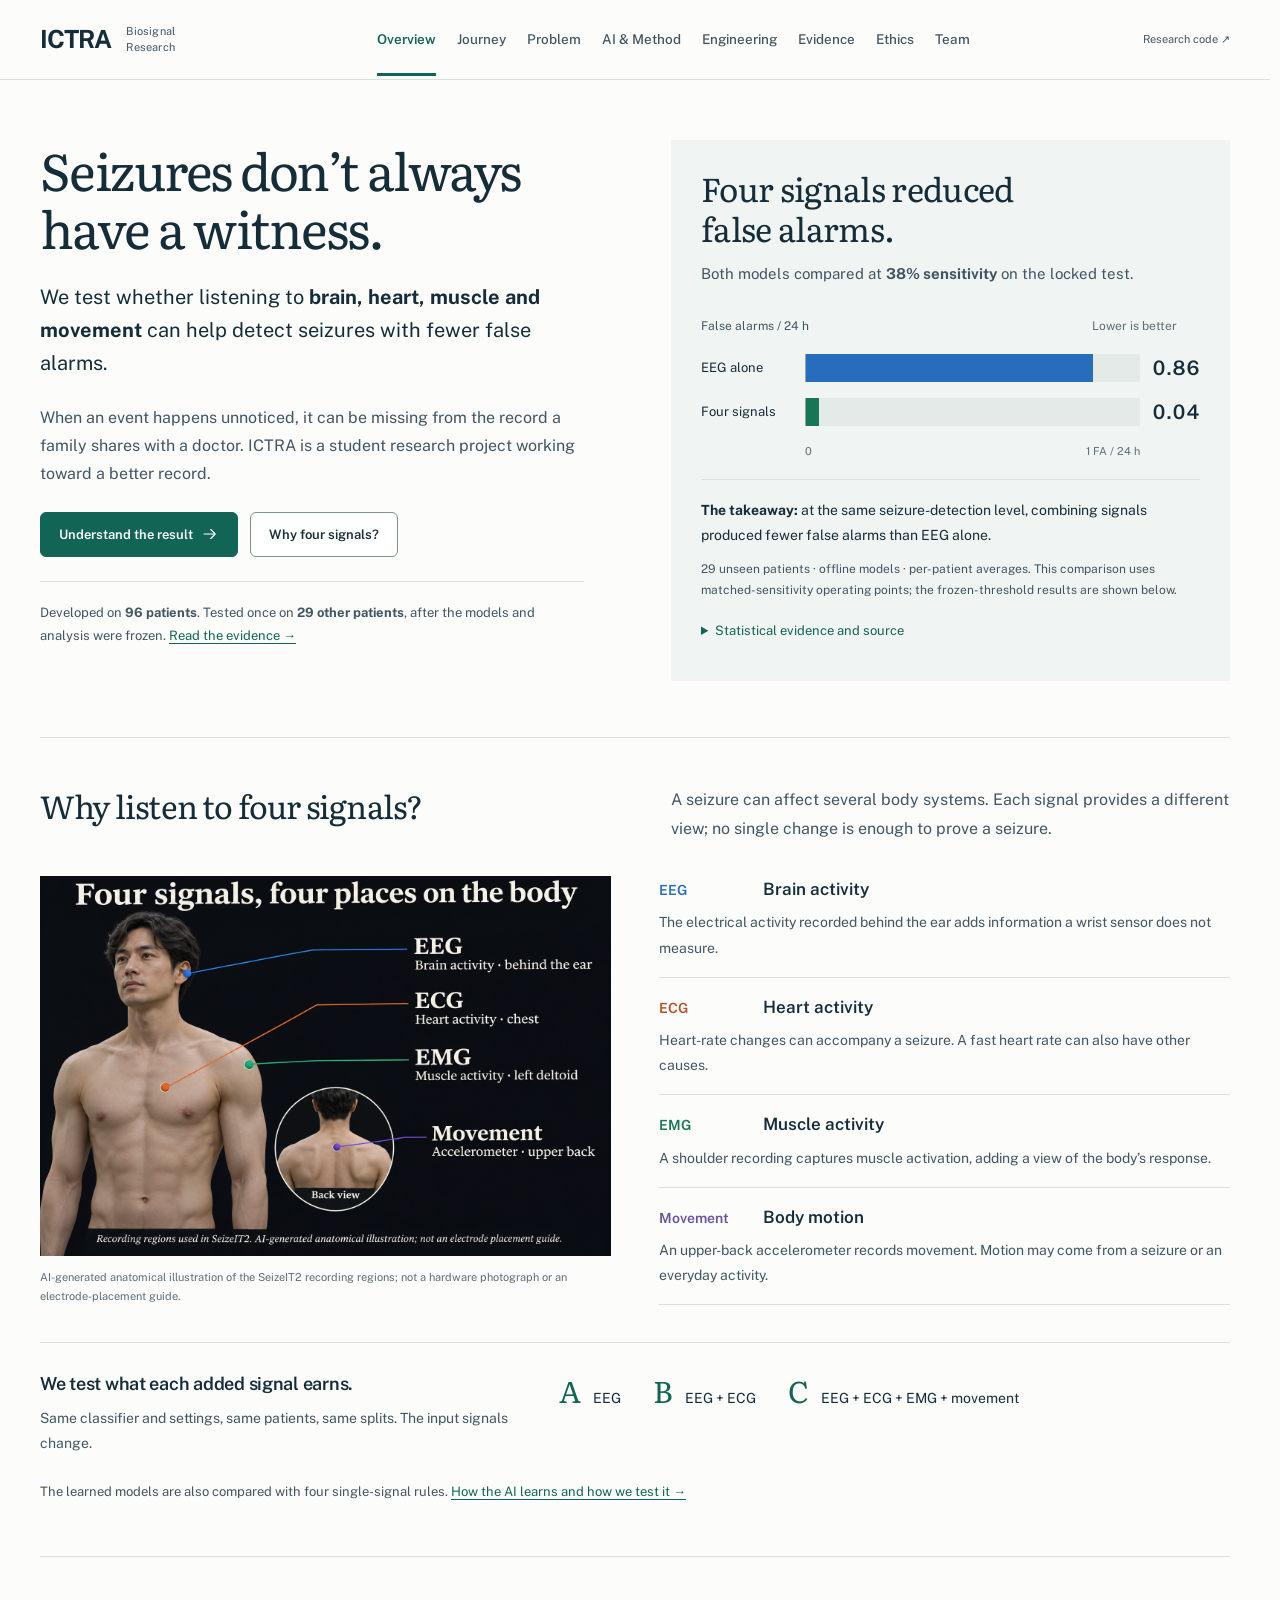
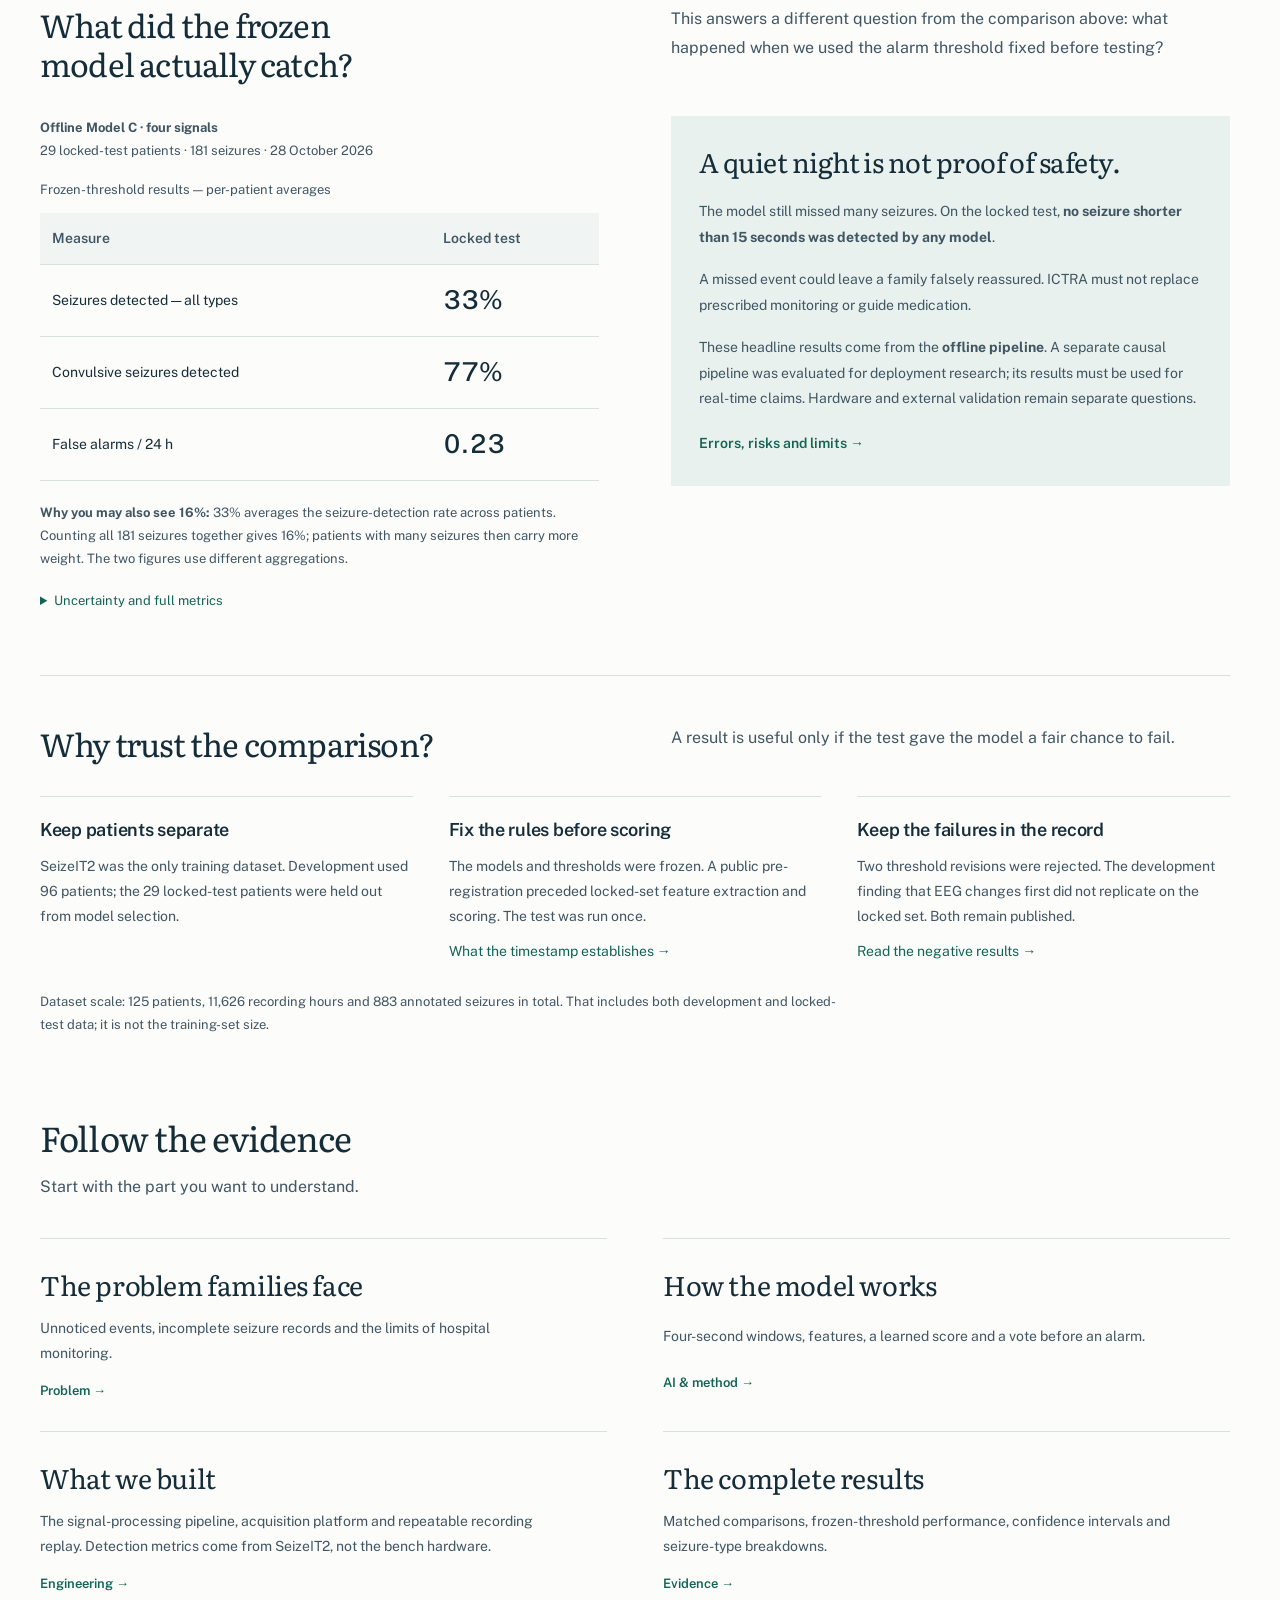
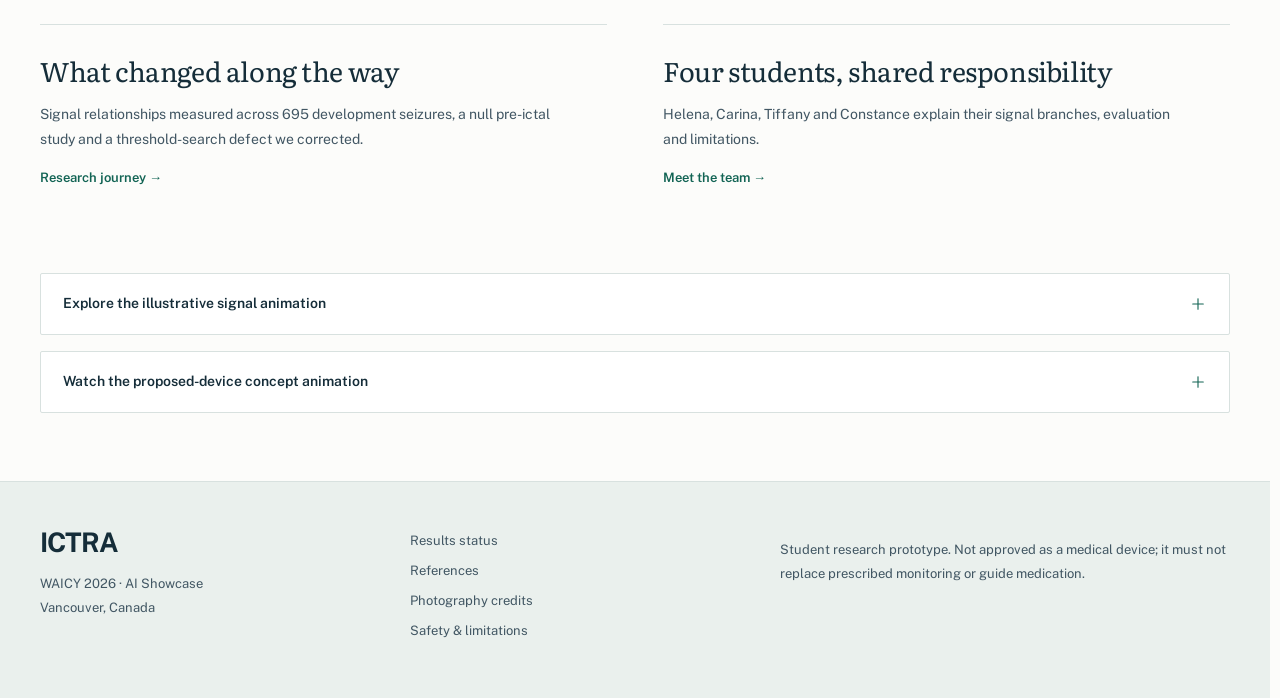
<file: index.html>
<!doctype html><html lang="en" data-theme="light"><head><meta charset="utf-8"><meta name="viewport" content="width=device-width,initial-scale=1"><title>Overview | ICTRA Research</title><meta name="description" content="ICTRA tests whether brain, heart, muscle and movement signals can detect seizures with fewer false alarms. See the locked-test results and what the prototype misses."><link rel="stylesheet" href="source.css"><link rel="stylesheet" href="research-layout.css?v=20261018d"><link rel="preload" href="assets/fonts/public-sans-regular.ttf" as="font" type="font/ttf" crossorigin><link rel="preload" href="assets/fonts/literata-regular.ttf" as="font" type="font/ttf" crossorigin><link rel="stylesheet" href="ictra-editorial.css?v=20261107-polish"><link rel="stylesheet" href="ui-components.css?v=20261018-components2"><link rel="stylesheet" href="site-entrance.css?v=20261018-entry2"><link rel="icon" href="data:image/svg+xml,%3Csvg xmlns=%27http://www.w3.org/2000/svg%27 viewBox=%270 0 32 32%27%3E%3Crect width=%2732%27 height=%2732%27 rx=%276%27 fill=%27%230d6c86%27/%3E%3Cpolyline points=%274,18 9,18 12,10 15,24 18,14 21,18 28,18%27 fill=%27none%27 stroke=%27%23fff%27 stroke-width=%272.4%27 stroke-linejoin=%27round%27 stroke-linecap=%27round%27/%3E%3C/svg%3E"><meta name="theme-color" content="#0d6c86"><meta property="og:title" content="Overview | ICTRA Research"><meta property="og:description" content="An open research prototype for multimodal seizure detection."><meta property="og:type" content="website"><meta property="og:image" content="https://ictra.vercel.app/assets/web/concept/p1-hero-wearable-worn-full.jpg"><link rel="stylesheet" href="homepage.css?v=20261107-judge"></head><body><a class="skip-link" href="#main">Skip to content</a><header class="site-header"><div class="site-wrap masthead"><a href="index.html" class="site-brand">ICTRA<span>Biosignal Research</span></a><a class="repo-link" href="https://github.com/AICAllenZhou/ictra-research" target="_blank" rel="noopener">Research code ↗</a><button class="menu-toggle" aria-expanded="false" aria-controls="primary-nav">Menu</button></div><nav id="primary-nav" class="primary-nav" aria-label="Main navigation"><div class="site-wrap"><a href="index.html" aria-current="page">Overview</a><a href="journey.html">Journey</a><a href="background.html">Problem</a><a href="science.html">AI & Method</a><a href="system.html">Engineering</a><a href="evidence.html">Evidence</a><a href="safety.html">Ethics</a><a href="team.html">Team</a></div></nav></header><main id="main">
<section class="home-opening site-wrap" aria-labelledby="home-question">
<div class="home-story">
<h1 id="home-question">Seizures don’t always have a witness.</h1>
<p class="home-lead">We test whether listening to <strong>brain, heart, muscle and movement</strong> can help detect seizures with fewer false alarms.</p>
<p>When an event happens unnoticed, it can be missing from the record a family shares with a doctor. ICTRA is a student research project working toward a better record.</p>
<div class="hero-actions"><a class="btn btn-primary" href="#main-result">Understand the result</a><a class="btn btn-ghost" href="#four-signals">Why four signals?</a></div>
<p class="home-proof">Developed on <strong>96 patients</strong>. Tested once on <strong>29 other patients</strong>, after the models and analysis were frozen. <a href="evidence.html#locked">Read the evidence →</a></p>
</div>
<figure class="home-result" id="main-result" aria-labelledby="result-title">
<h2 id="result-title">Four signals reduced false alarms.</h2>
<p class="result-condition">Both models compared at <strong>38% sensitivity</strong> on the locked test.</p>
<div class="result-chart" role="img" aria-label="Matched-sensitivity comparison on the locked test: EEG alone, 0.86 false alarms per 24 hours; four signals, 0.04. Both at sensitivity 0.38. Offline models, per-patient averages.">
<p class="chart-unit">False alarms / 24 h <span>Lower is better</span></p>
<div class="result-bar-row"><span>EEG alone</span><div class="result-track"><span class="result-bar result-bar-eeg" style="--bar-width:86%"></span></div><strong>0.86</strong></div>
<div class="result-bar-row"><span>Four signals</span><div class="result-track"><span class="result-bar result-bar-fusion" style="--bar-width:4%"></span></div><strong>0.04</strong></div>
<div class="result-axis" aria-hidden="true"><span>0</span><span>1 FA / 24 h</span></div>
</div>
<figcaption><p><strong>The takeaway:</strong> at the same seizure-detection level, combining signals produced fewer false alarms than EEG alone.</p><p class="result-scope">29 unseen patients · offline models · per-patient averages. This comparison uses matched-sensitivity operating points; the frozen-threshold results are shown below.</p><details class="result-detail"><summary>Statistical evidence and source</summary><p>Pre-registered H1: ΔFA/24 h −0.82, 95% patient-bootstrap CI [−1.29, −0.36]; P(improvement) = 1.000. Matched sensitivity 0.38. <a href="evidence.html#locked">Full locked-test results and protocol</a>.</p></details></figcaption>
</figure>
</section>

<section class="home-signals site-wrap" id="four-signals" aria-labelledby="signals-heading">
<div class="home-section-heading"><h2 id="signals-heading">Why listen to four signals?</h2><p>A seizure can affect several body systems. Each signal provides a different view; no single change is enough to prove a seizure.</p></div>
<div class="home-signals-layout">
<figure class="home-sites"><a class="image-link" href="assets/web/fig-sensor-sites-generated-v3.png" target="_blank" rel="noopener"><img src="assets/web/fig-sensor-sites-generated-v3.png" width="1536" height="1024" alt="Recording regions: EEG behind the ear, ECG on the chest, EMG at the left shoulder, and movement on the upper back." loading="lazy"></a><figcaption>AI-generated anatomical illustration of the SeizeIT2 recording regions; not a hardware photograph or an electrode-placement guide.</figcaption></figure>
<dl class="home-signal-list">
<div class="signal-eeg"><dt><span>EEG</span> Brain activity</dt><dd>The electrical activity recorded behind the ear adds information a wrist sensor does not measure.</dd></div>
<div class="signal-ecg"><dt><span>ECG</span> Heart activity</dt><dd>Heart-rate changes can accompany a seizure. A fast heart rate can also have other causes.</dd></div>
<div class="signal-emg"><dt><span>EMG</span> Muscle activity</dt><dd>A shoulder recording captures muscle activation, adding a view of the body’s response.</dd></div>
<div class="signal-motion"><dt><span>Movement</span> Body motion</dt><dd>An upper-back accelerometer records movement. Motion may come from a seizure or an everyday activity.</dd></div>
</dl>
</div>
<div class="home-models"><div><h3>We test what each added signal earns.</h3><p>Same classifier and settings, same patients, same splits. The input signals change.</p></div><ol aria-label="Model comparison"><li><strong>A</strong><span>EEG</span></li><li><strong>B</strong><span>EEG + ECG</span></li><li><strong>C</strong><span>EEG + ECG + EMG + movement</span></li></ol></div>
<p class="home-section-note">The learned models are also compared with four single-signal rules. <a href="science.html#ai">How the AI learns and how we test it →</a></p>
</section>

<section class="home-frozen site-wrap" id="frozen-result" aria-labelledby="frozen-heading">
<div class="home-section-heading"><h2 id="frozen-heading">What did the frozen model actually catch?</h2><p>This answers a different question from the comparison above: what happened when we used the alarm threshold fixed before testing?</p></div>
<div class="home-frozen-layout"><div>
<p class="home-result-label"><strong>Offline Model C · four signals</strong><br>29 locked-test patients · 181 seizures · 28 October 2026</p>
<table class="home-metrics"><caption>Frozen-threshold results — per-patient averages</caption><thead><tr><th scope="col">Measure</th><th scope="col">Locked test</th></tr></thead><tbody><tr><th scope="row">Seizures detected — all types</th><td>33%</td></tr><tr><th scope="row">Convulsive seizures detected</th><td>77%</td></tr><tr><th scope="row">False alarms / 24 h</th><td>0.23</td></tr></tbody></table>
<p class="home-aggregation"><strong>Why you may also see 16%:</strong> 33% averages the seizure-detection rate across patients. Counting all 181 seizures together gives 16%; patients with many seizures then carry more weight. The two figures use different aggregations.</p>
<details class="result-detail"><summary>Uncertainty and full metrics</summary><p>Overall patient-mean sensitivity: 0.331 [95% CI 0.197–0.480]. False alarms/24 h: 0.23 [0.06–0.48]. Event F1: 0.337 [0.205–0.477]. Convulsive sensitivity is also a per-patient average. <a href="evidence.html#locked">Read the complete table</a>.</p></details>
</div><aside class="home-limits" aria-labelledby="limits-heading"><h3 id="limits-heading">A quiet night is not proof of safety.</h3><p>The model still missed many seizures. On the locked test, <strong>no seizure shorter than 15 seconds was detected by any model</strong>.</p><p>A missed event could leave a family falsely reassured. ICTRA must not replace prescribed monitoring or guide medication.</p><p>These headline results come from the <strong>offline pipeline</strong>. A separate causal pipeline was evaluated for deployment research; its results must be used for real-time claims. Hardware and external validation remain separate questions.</p><a href="safety.html">Errors, risks and limits →</a></aside></div>
</section>

<section class="home-trust site-wrap" aria-labelledby="trust-heading"><div class="home-section-heading"><h2 id="trust-heading">Why trust the comparison?</h2><p>A result is useful only if the test gave the model a fair chance to fail.</p></div><div class="home-trust-grid"><article><h3>Keep patients separate</h3><p>SeizeIT2 was the only training dataset. Development used 96 patients; the 29 locked-test patients were held out from model selection.</p></article><article><h3>Fix the rules before scoring</h3><p>The models and thresholds were frozen. A public pre-registration preceded locked-set feature extraction and scoring. The test was run once.</p><a href="evidence.html#data">What the timestamp establishes →</a></article><article><h3>Keep the failures in the record</h3><p>Two threshold revisions were rejected. The development finding that EEG changes first did not replicate on the locked set. Both remain published.</p><a href="evidence.html#negative">Read the negative results →</a></article></div><p class="home-section-note">Dataset scale: 125 patients, 11,626 recording hours and 883 annotated seizures in total. That includes both development and locked-test data; it is not the training-set size.</p></section>

<section class="rubric-map site-wrap" aria-labelledby="map-heading"><div class="sec-head"><h2 id="map-heading">Follow the evidence</h2><p class="lead">Start with the part you want to understand.</p></div><div class="rubric-grid">
<a class="rubric-card" href="background.html"><h3>The problem families face</h3><p>Unnoticed events, incomplete seizure records and the limits of hospital monitoring.</p><span class="go">Problem →</span></a>
<a class="rubric-card" href="science.html"><h3>How the model works</h3><p>Four-second windows, features, a learned score and a vote before an alarm.</p><span class="go">AI &amp; method →</span></a>
<a class="rubric-card" href="system.html"><h3>What we built</h3><p>The signal-processing pipeline, acquisition platform and repeatable recording replay. Detection metrics come from SeizeIT2, not the bench hardware.</p><span class="go">Engineering →</span></a>
<a class="rubric-card" href="evidence.html#locked"><h3>The complete results</h3><p>Matched comparisons, frozen-threshold performance, confidence intervals and seizure-type breakdowns.</p><span class="go">Evidence →</span></a>
<a class="rubric-card" href="journey.html"><h3>What changed along the way</h3><p>Signal relationships measured across 695 development seizures, a null pre-ictal study and a threshold-search defect we corrected.</p><span class="go">Research journey →</span></a>
<a class="rubric-card" href="team.html"><h3>Four students, shared responsibility</h3><p>Helena, Carina, Tiffany and Constance explain their signal branches, evaluation and limitations.</p><span class="go">Meet the team →</span></a>
</div></section>

<section class="home-optional site-wrap" aria-label="Optional demonstrations"><details class="technical-details"><summary>Explore the illustrative signal animation</summary><section class="signal-band" aria-label="Signal demonstration">
<figure class="signal-panel" id="signal-demo" aria-labelledby="signal-title">
    <div class="signal-panel-heading"><div><h2 id="signal-title">Three signals. Shared time.</h2><p>Synthetic signal demonstration</p></div><button id="wave-toggle" type="button" aria-controls="hero-waves" disabled>Start waves</button></div>
    <svg id="hero-waves" viewBox="0 0 600 330" role="img" aria-labelledby="wave-title wave-description"><title id="wave-title">Scrolling EEG, ECG and EMG demonstration</title><desc id="wave-description">Three synthetic waveforms scroll together, cycling between baseline patterns and increased activity. Not patient recordings, live device measurements or model predictions.</desc><defs><pattern id="wave-grid" width="75" height="100" patternUnits="userSpaceOnUse"><path d="M 0 0 V 100" fill="none" stroke="#e2e9ed" stroke-width="1"/></pattern><clipPath id="wave-clip"><rect x="86" y="0" width="510" height="306"/></clipPath></defs><rect x="86" y="0" width="510" height="306" fill="url(#wave-grid)"/><g class="wave-baselines"><path d="M86 58H596M86 158H596M86 258H596"/></g><g class="wave-labels"><text x="0" y="54" class="wave-eeg">EEG</text><text x="0" y="72" class="wave-sublabel">Brain</text><text x="0" y="154" class="wave-ecg">ECG</text><text x="0" y="172" class="wave-sublabel">Heart</text><text x="0" y="254" class="wave-emg">EMG</text><text x="0" y="272" class="wave-sublabel">Muscle</text></g><g clip-path="url(#wave-clip)" fill="none" stroke-linecap="round" stroke-linejoin="round"><polyline id="wave-eeg" class="wave-trace wave-eeg" points="86,58 112,53 130,64 151,48 170,61 194,53 218,65 240,51 270,59 296,47 320,63 350,51 380,60 410,48 440,65 470,52 500,61 530,50 560,62 596,58"/><polyline id="wave-ecg" class="wave-trace wave-ecg" points="86,158 150,158 158,166 163,129 168,174 176,158 204,158 218,150 232,158 290,158 298,166 303,129 308,174 316,158 344,158 358,150 372,158 430,158 438,166 443,129 448,174 456,158 484,158 498,150 512,158 596,158"/><polyline id="wave-emg" class="wave-trace wave-emg" points="86,258 140,260 180,256 220,260 250,257 270,263 275,244 280,270 286,247 292,264 300,258 350,260 400,256 440,261 480,257 520,260 560,256 596,258"/></g><g class="wave-axis"><text x="86" y="326">−6 s</text><text x="340" y="326" text-anchor="middle">−3 s</text><text x="596" y="326" text-anchor="end">Now</text></g></svg>
    <div class="signal-playback"><span id="wave-state">Static preview</span><span>6-second window</span></div>
    <figcaption>Synthetic waveforms, adapted from the original demo. Illustrative amplitude; no patient data or model predictions.</figcaption>
    <noscript><p class="source-note">JavaScript is off. A static waveform preview is shown.</p></noscript>
  </figure>
</section></details><details class="technical-details concept-motion" id="concept-animation"><summary>Watch the proposed-device concept animation</summary><video id="intro-video" class="intro-video" src="assets/video/intro.mp4" poster="assets/video/intro-poster.jpg" controls playsinline preload="none" aria-label="AI-generated concept animation of the proposed sensor patch"></video><p>AI-generated concept render, not verified hardware or experimental evidence.</p></details></section>
</main><footer class="site-footer"><div class="site-wrap"><div><b>ICTRA</b><p>WAICY 2026 · AI Showcase<br>Vancouver, Canada</p></div><div><a href="evidence.html#results">Results status</a><a href="evidence.html#references">References</a><a href="evidence.html#image-credits">Photography credits</a><a href="safety.html">Safety & limitations</a></div><p>Student research prototype. Not approved as a medical device; it must not replace prescribed monitoring or guide medication.</p></div></footer><script>
document.getElementById("concept-animation").addEventListener("toggle", event => {
  if (!event.currentTarget.open) document.getElementById("intro-video").pause();
});
</script><script src="research.js?v=20261018-components2"></script><script src="navigation.js?v=20261107-polish"></script><script src="ui-components.js?v=20261018-components2"></script><script src="waveforms.js?v=20261018-entry2"></script></body></html>
</file>
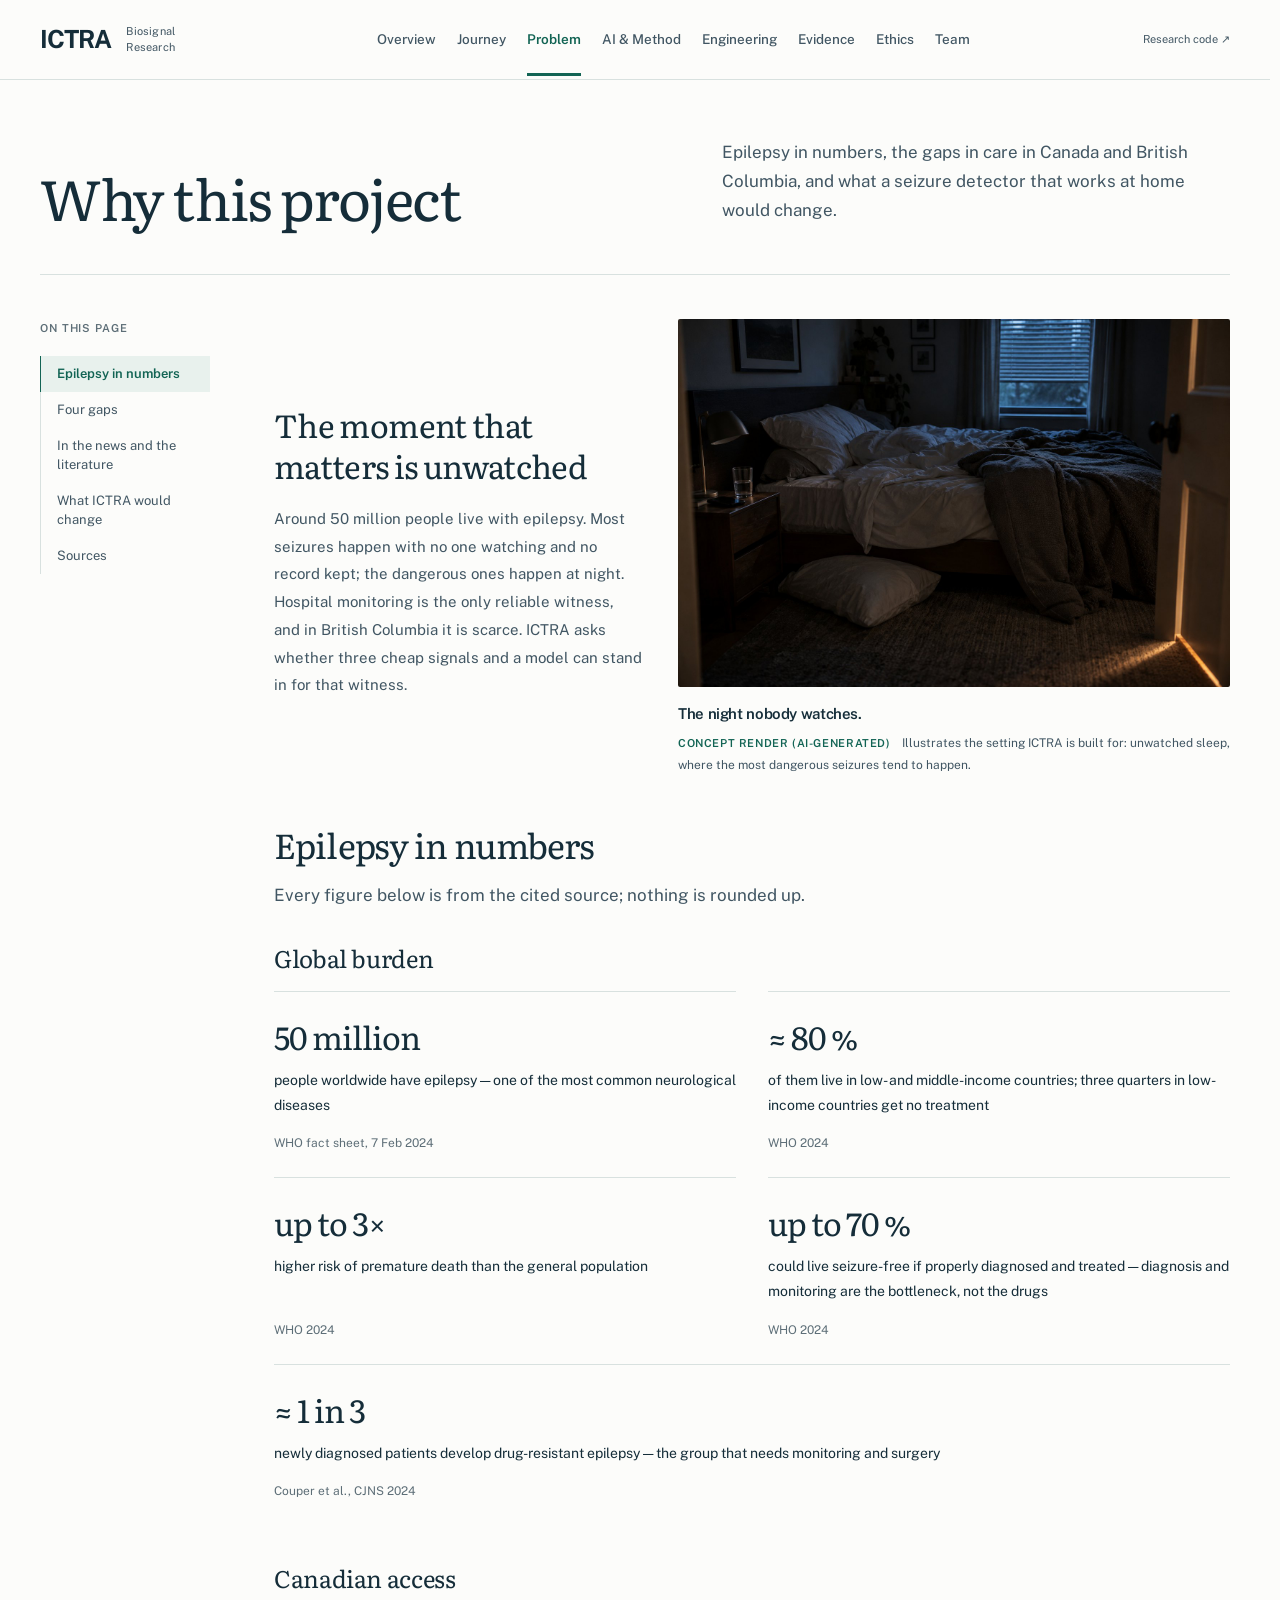
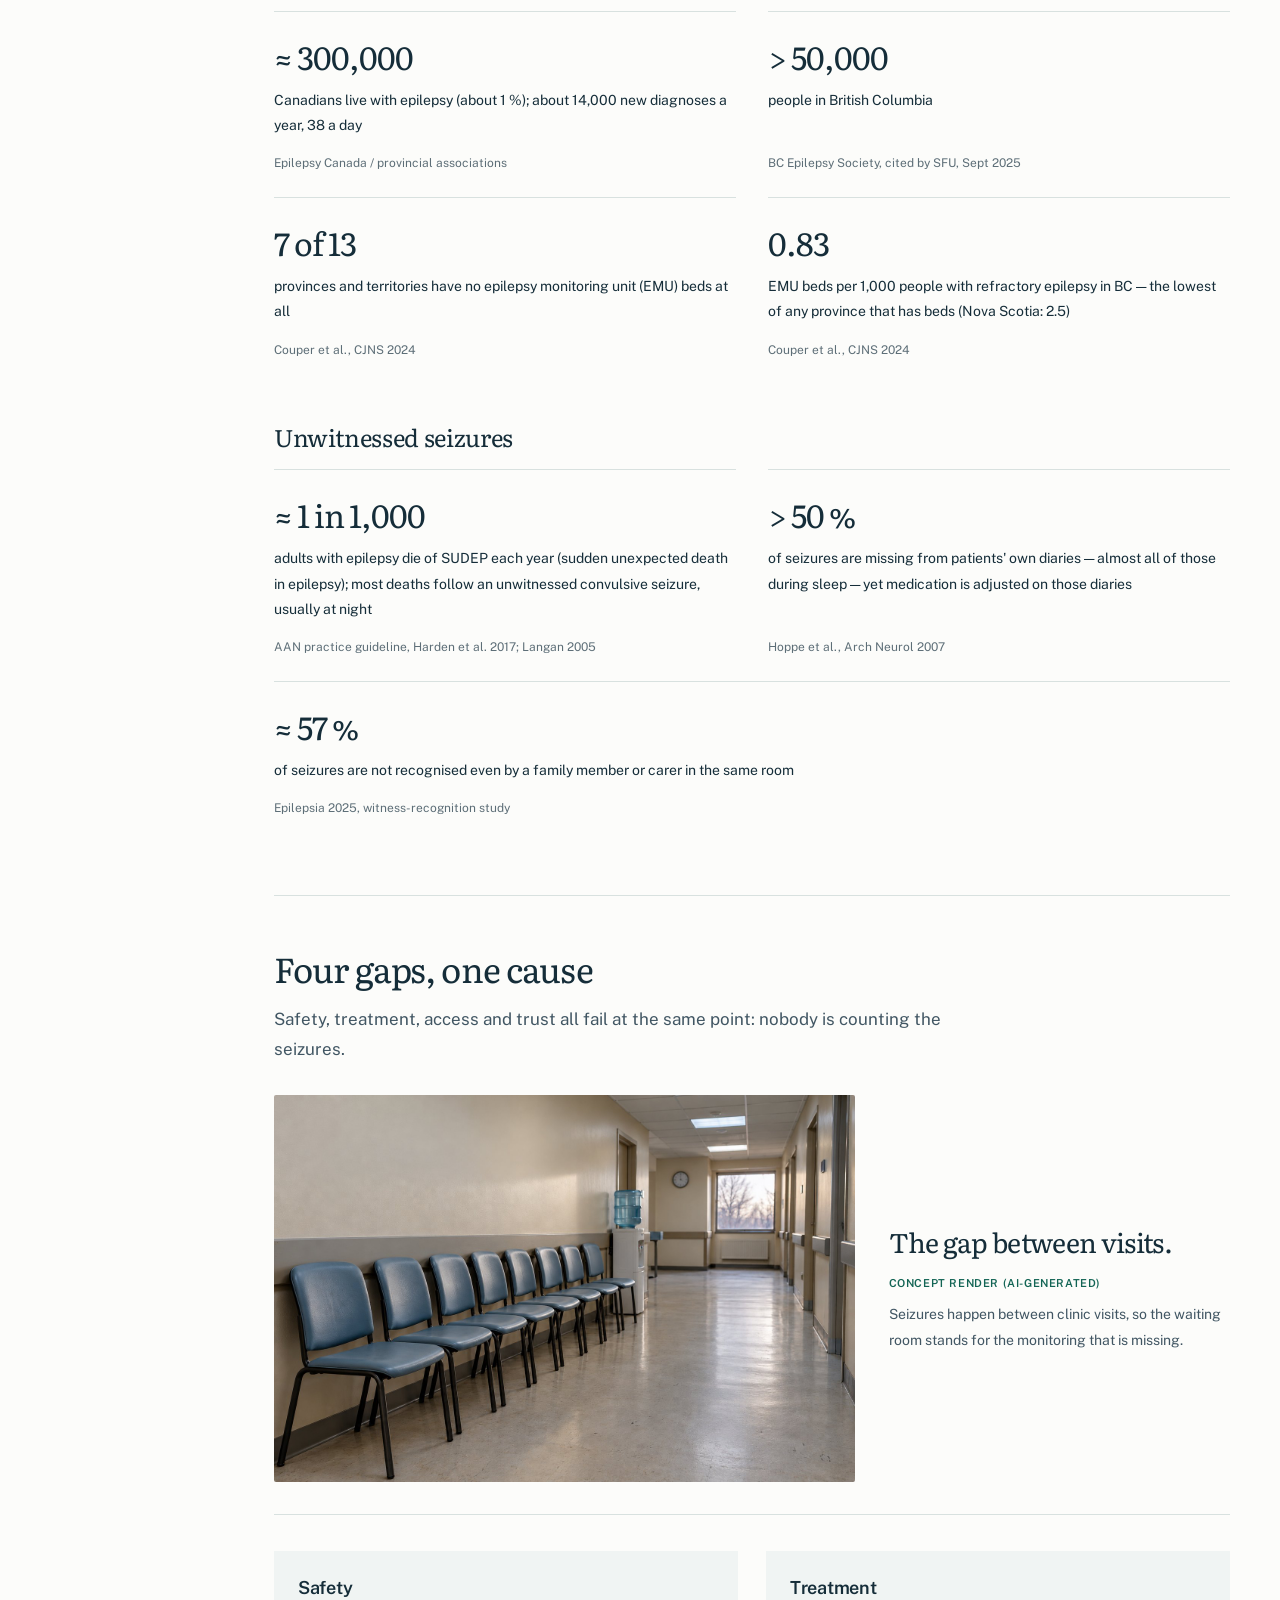
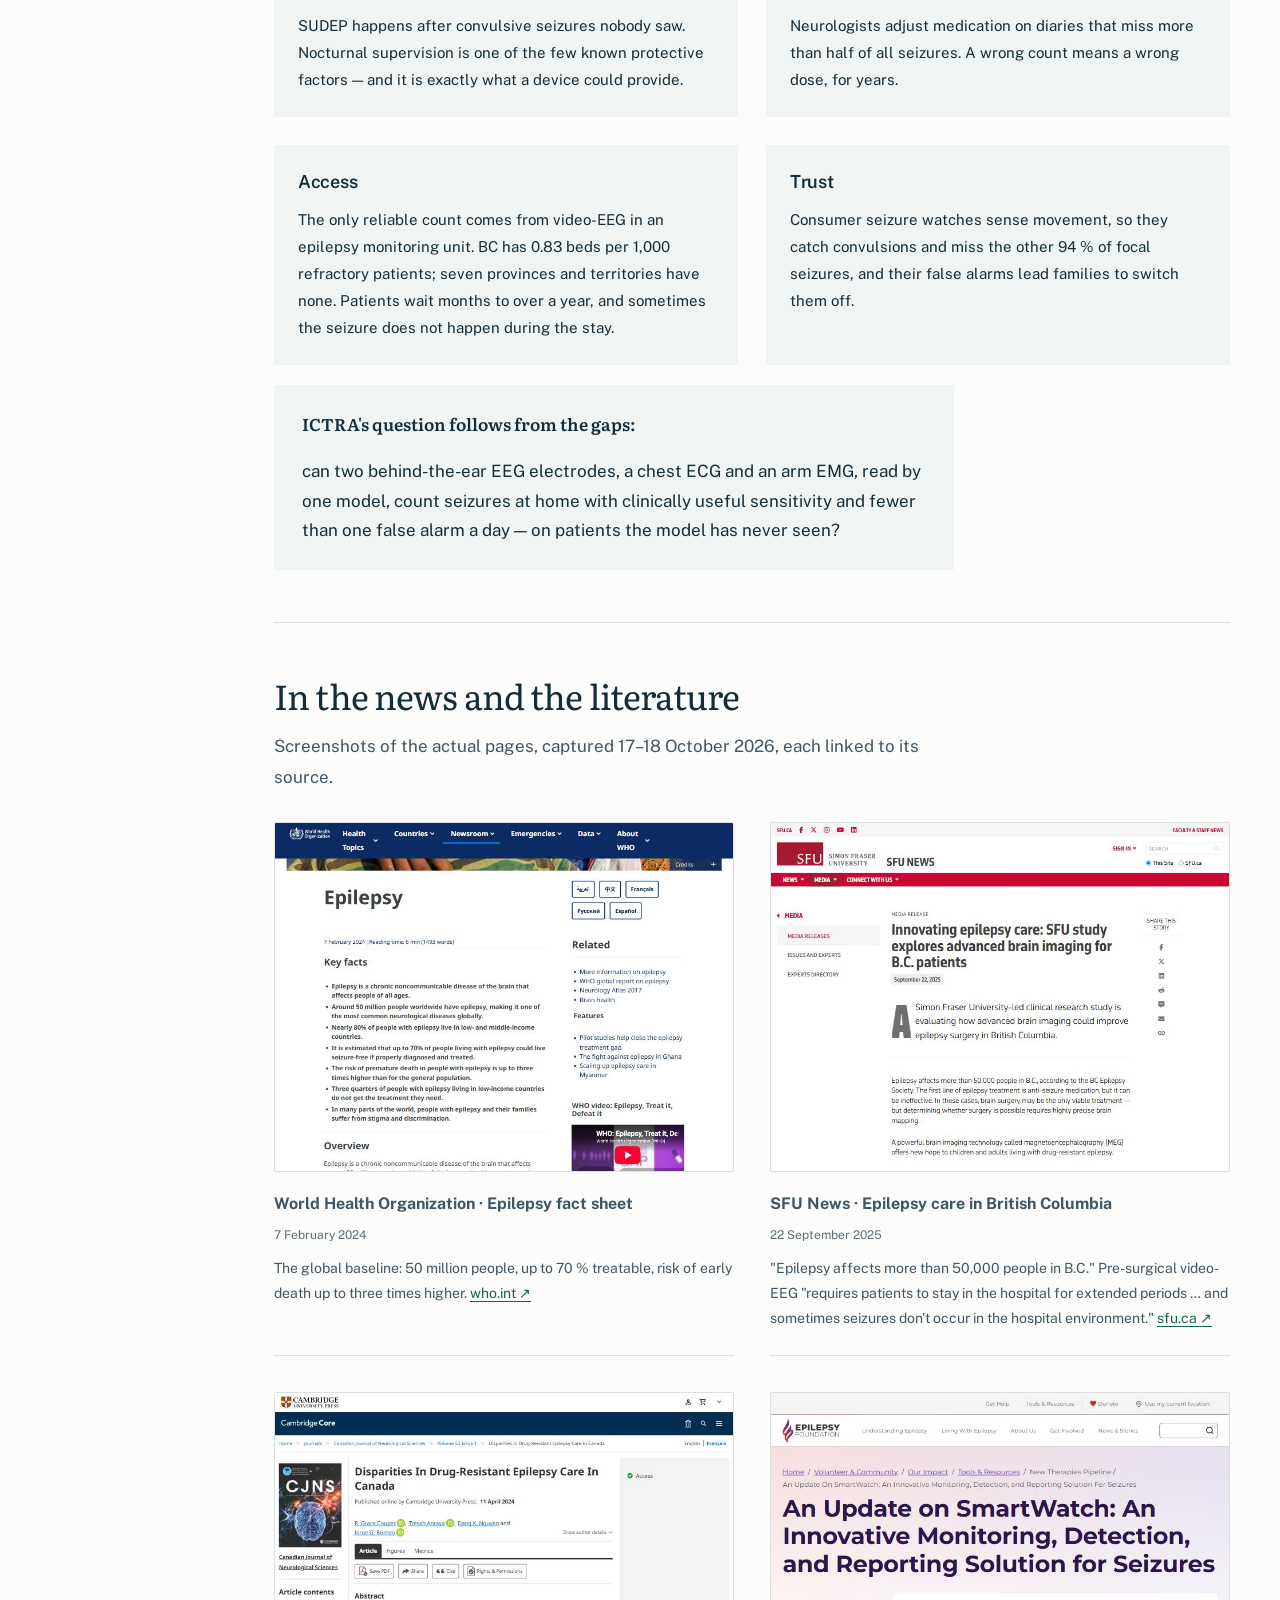
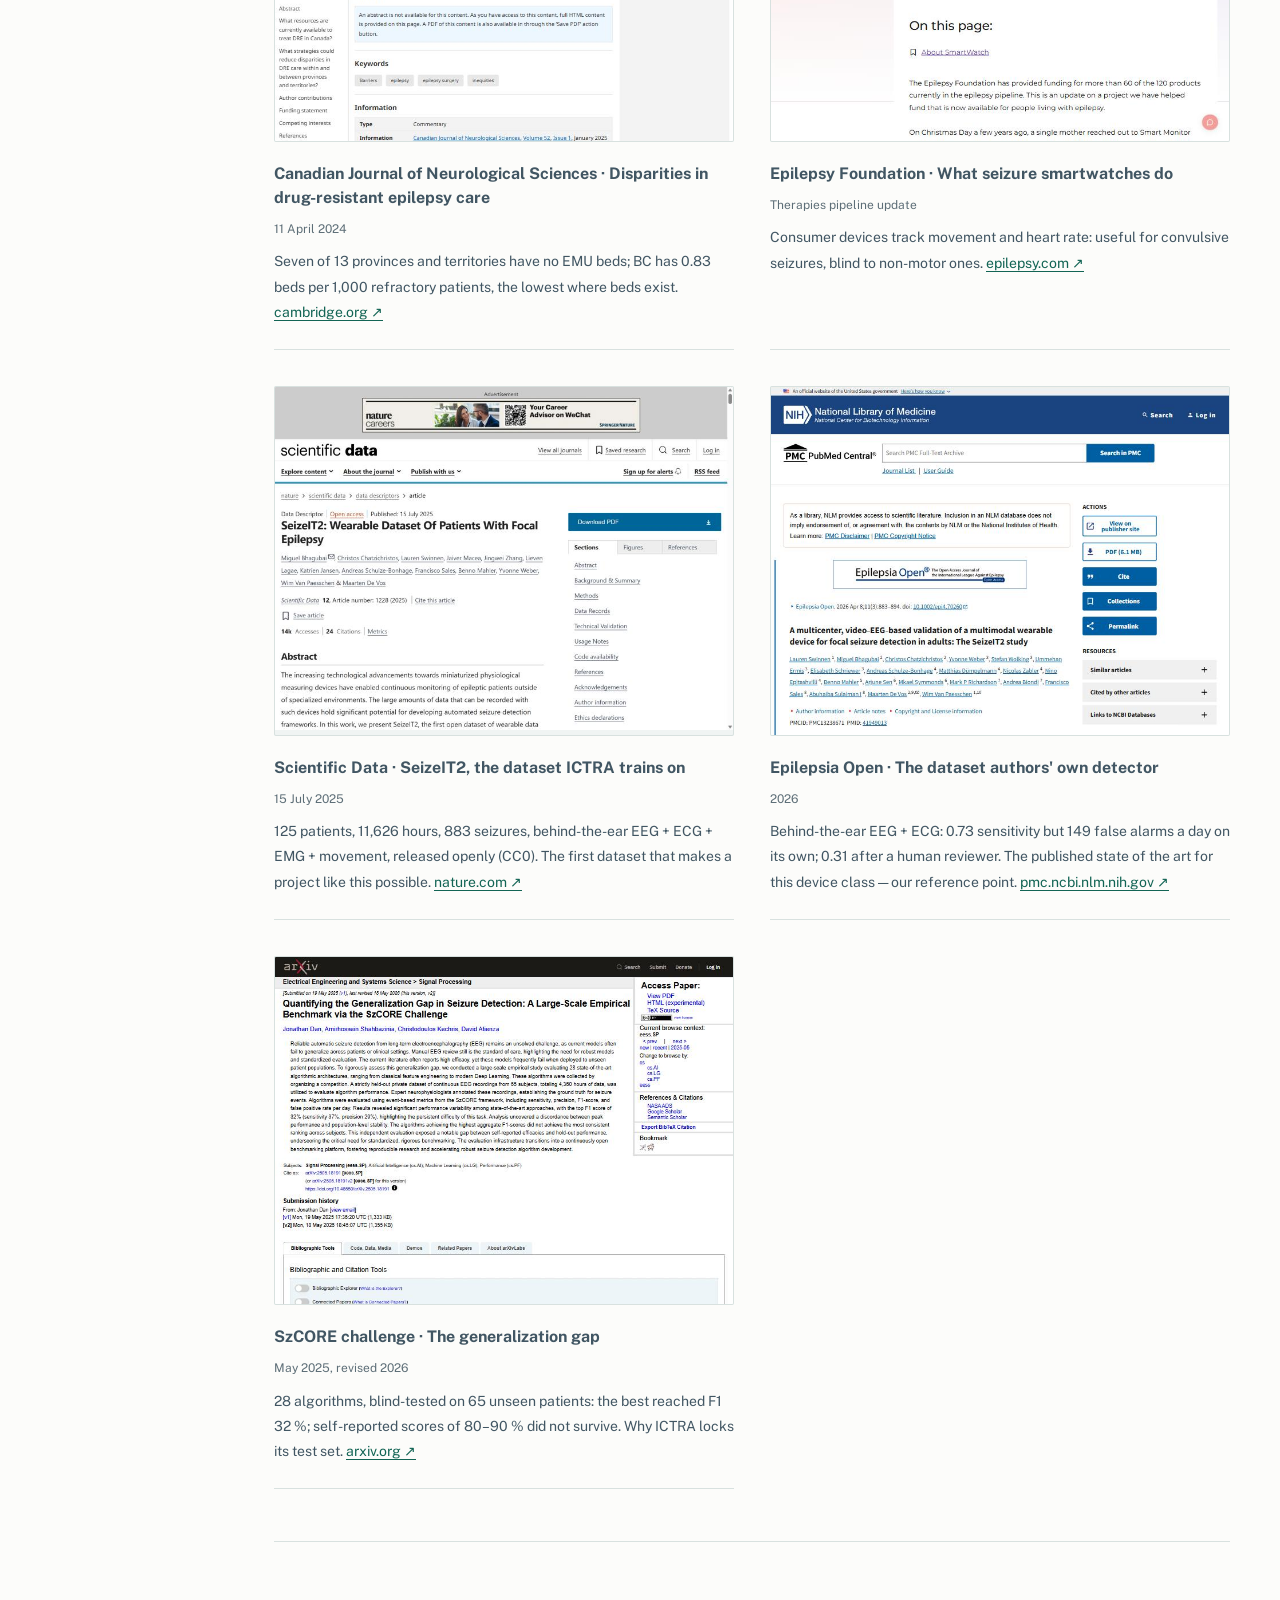
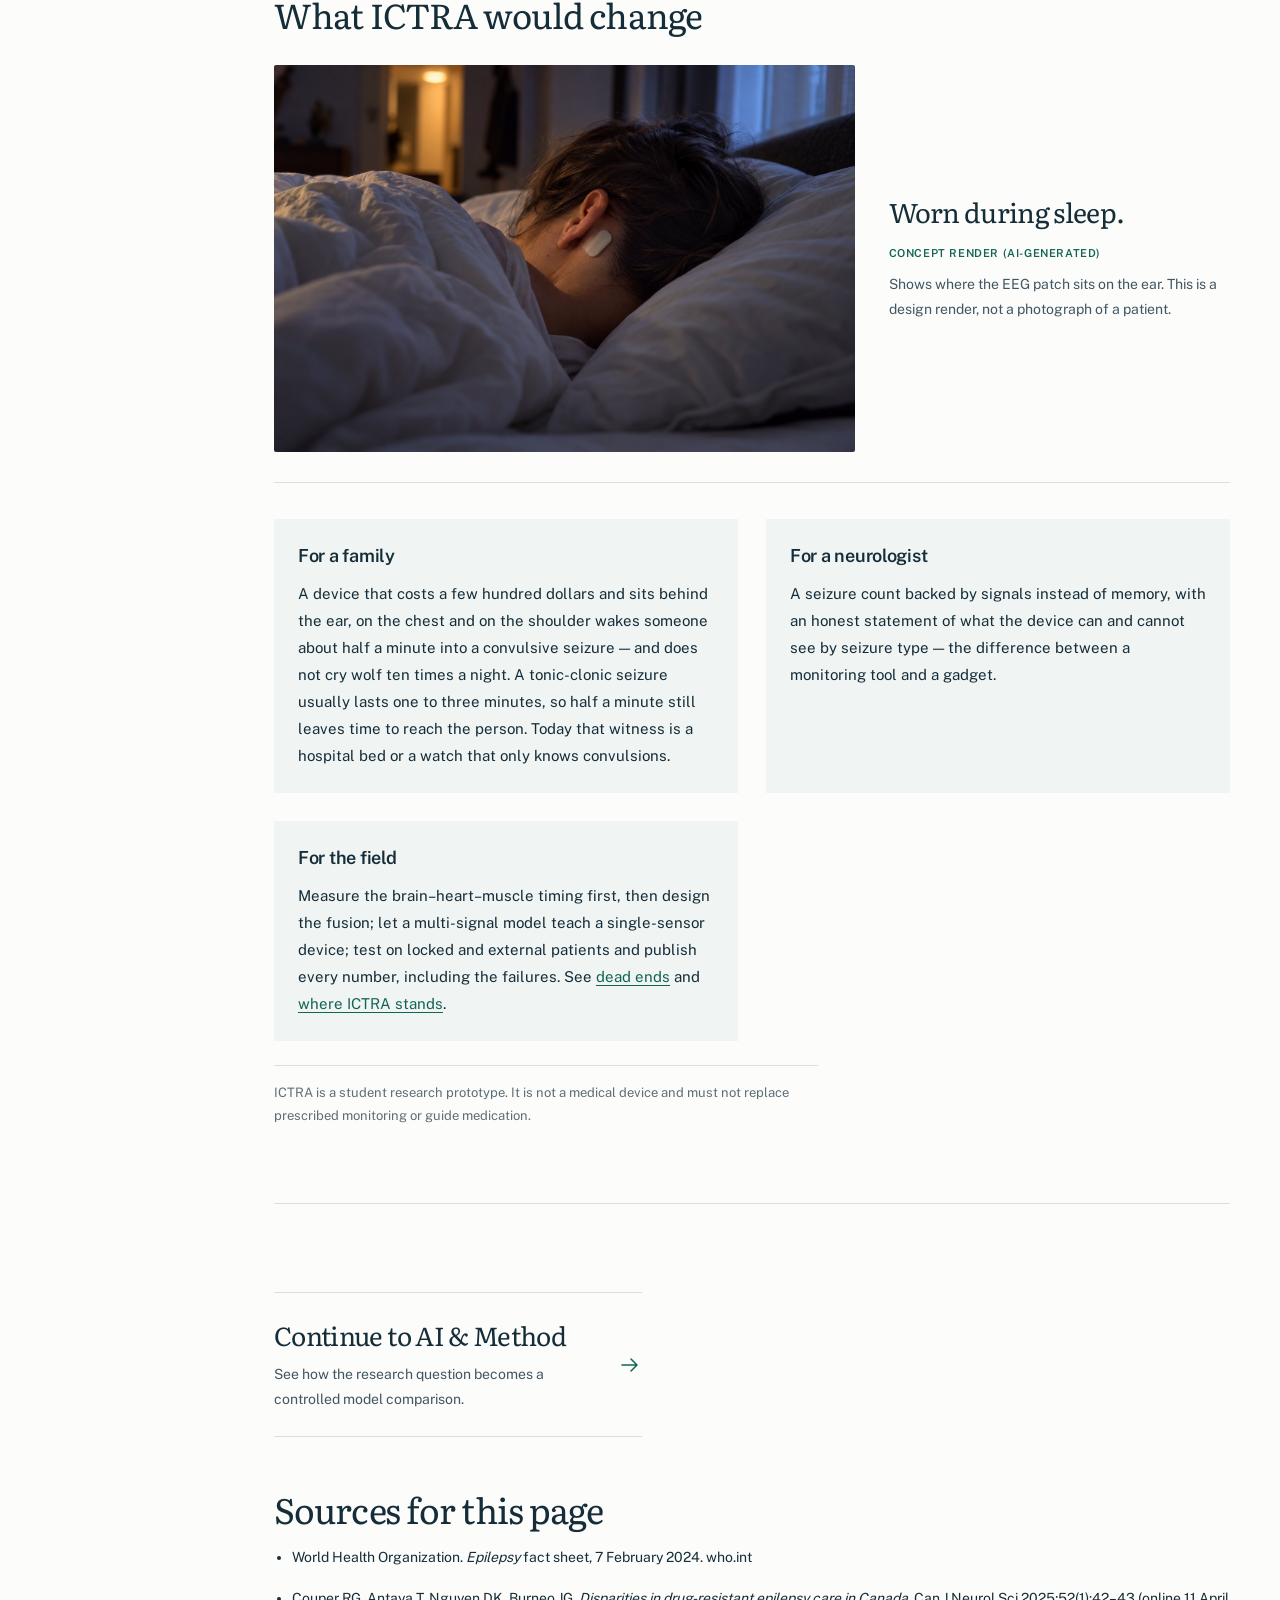
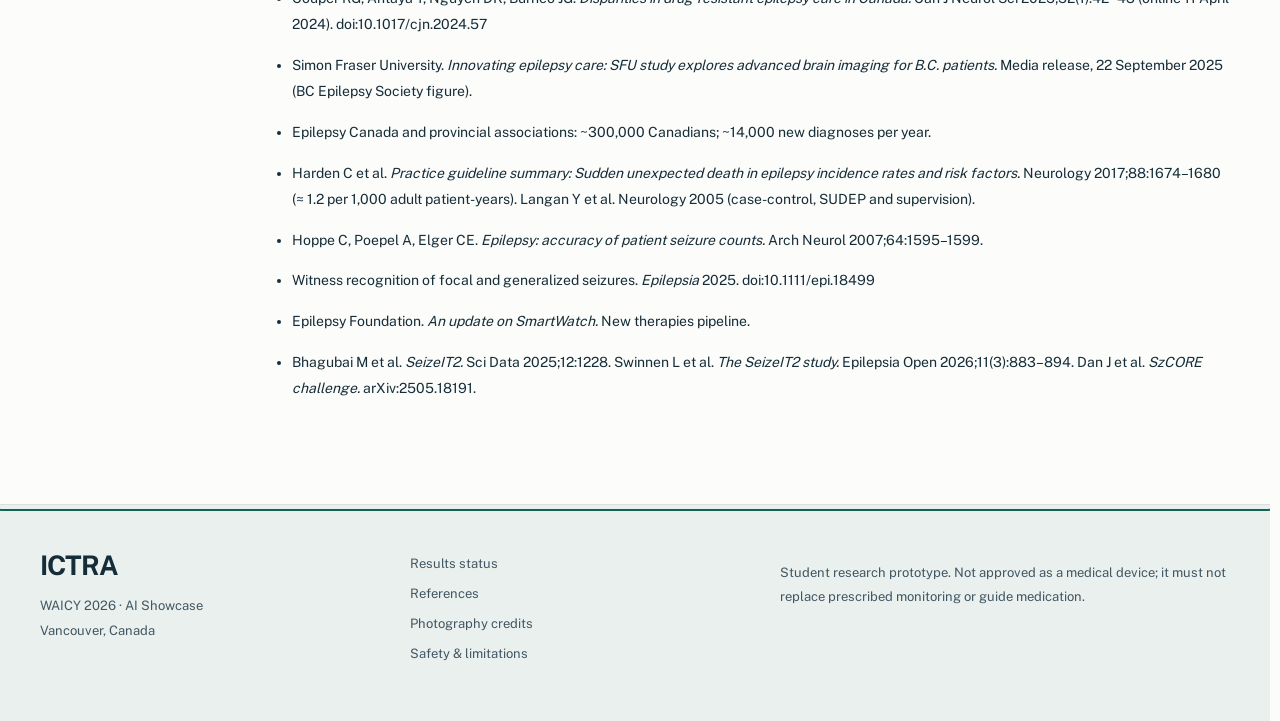
<file: background.html>
<!doctype html><html lang="en" data-theme="light"><head><meta charset="utf-8"><meta name="viewport" content="width=device-width,initial-scale=1"><title>Background | ICTRA Research</title><meta name="description" content="Epilepsy in numbers, the gaps in care, and why a student team built a wearable seizure detector."><link rel="stylesheet" href="source.css"><link rel="stylesheet" href="research-layout.css?v=20261018d"><link rel="preload" href="assets/fonts/public-sans-regular.ttf" as="font" type="font/ttf" crossorigin><link rel="preload" href="assets/fonts/literata-regular.ttf" as="font" type="font/ttf" crossorigin><link rel="stylesheet" href="ictra-editorial.css?v=20261107-polish"><link rel="stylesheet" href="ui-components.css?v=20261018-components2"><link rel="stylesheet" href="site-entrance.css?v=20261018-entry2"><link rel="icon" href="data:image/svg+xml,%3Csvg xmlns=%27http://www.w3.org/2000/svg%27 viewBox=%270 0 32 32%27%3E%3Crect width=%2732%27 height=%2732%27 rx=%276%27 fill=%27%230d6c86%27/%3E%3Cpolyline points=%274,18 9,18 12,10 15,24 18,14 21,18 28,18%27 fill=%27none%27 stroke=%27%23fff%27 stroke-width=%272.4%27 stroke-linejoin=%27round%27 stroke-linecap=%27round%27/%3E%3C/svg%3E"><meta name="theme-color" content="#0d6c86"><meta property="og:title" content="Background | ICTRA Research"><meta property="og:description" content="Epilepsy in numbers, the gaps in care, and why a student team built a wearable seizure detector."><meta property="og:type" content="website"></head><body><script defer src="site-entrance.js?v=20261018-entry2"></script><a class="skip-link" href="#main">Skip to content</a><header class="site-header"><div class="site-wrap masthead"><a href="index.html" class="site-brand">ICTRA<span>Biosignal Research</span></a><a class="repo-link" href="https://github.com/AICAllenZhou/ictra-research" target="_blank" rel="noopener">Research code ↗</a><button class="menu-toggle" aria-expanded="false" aria-controls="primary-nav">Menu</button></div><nav id="primary-nav" class="primary-nav" aria-label="Main navigation"><div class="site-wrap"><a href="index.html">Overview</a><a href="journey.html">Journey</a><a href="background.html" aria-current="page">Problem</a><a href="science.html">AI & Method</a><a href="system.html">Engineering</a><a href="evidence.html">Evidence</a><a href="safety.html">Ethics</a><a href="team.html">Team</a></div></nav></header><main id="main"><div class="site-wrap page-heading"><div class="breadcrumb"><a href="index.html">ICTRA</a> / Background</div><span class="rubric-tag">The problem</span><h1>Why this project</h1><p>Epilepsy in numbers, the gaps in care in Canada and British Columbia, and what a seizure detector that works at home would change.</p></div>
<div class="site-wrap document-layout"><aside class="contents"><nav aria-label="On this page"><p>On this page</p><a href="#numbers">Epilepsy in numbers</a><a href="#gaps">Four gaps</a><a href="#news">In the news and the literature</a><a href="#meaning">What ICTRA would change</a><a href="#bg-sources">Sources</a></nav></aside>
<div class="document-content">
<aside class="page-brief"><h2>The moment that matters is unwatched</h2><p>Around 50 million people live with epilepsy. Most seizures happen with no one watching and no record kept; the dangerous ones happen at night. Hospital monitoring is the only reliable witness, and in British Columbia it is scarce. ICTRA asks whether three cheap signals and a model can stand in for that witness.</p></aside>

<section class="research-section" aria-label="Opening scene"><div class="wrap"><figure class="context-photo"><img alt="Concept render: a dim bedroom at night with a bedside hub on the nightstand and the wearable at rest." height="1024" loading="eager" src="assets/web/concept/p2-night-bedroom.jpg" width="1536"/><figcaption><strong>The night nobody watches.</strong> <span class="render-tag">Concept render (AI-generated)</span> Illustrates the setting ICTRA is built for: unwatched sleep, where the most dangerous seizures tend to happen.</figcaption></figure></div></section><section class="research-section" id="numbers"><div class="wrap">
<div class="sec-head"><h2>Epilepsy in numbers</h2><p class="lead">Every figure below is from the cited source; nothing is rounded up.</p></div>
<div class="stat-group"><h3>Global burden</h3><div class="bg-stats">
<div class="bg-stat"><b>50 million</b><span>people worldwide have epilepsy — one of the most common neurological diseases</span><small>WHO fact sheet, 7 Feb 2024</small></div>
<div class="bg-stat"><b>≈ 80 %</b><span>of them live in low- and middle-income countries; three quarters in low-income countries get no treatment</span><small>WHO 2024</small></div>
<div class="bg-stat"><b>up to 3×</b><span>higher risk of premature death than the general population</span><small>WHO 2024</small></div>
<div class="bg-stat"><b>up to 70 %</b><span>could live seizure-free if properly diagnosed and treated — diagnosis and monitoring are the bottleneck, not the drugs</span><small>WHO 2024</small></div>
<div class="bg-stat"><b>≈ 1 in 3</b><span>newly diagnosed patients develop drug-resistant epilepsy — the group that needs monitoring and surgery</span><small>Couper et al., CJNS 2024</small></div>
</div></div>
<div class="stat-group"><h3>Canadian access</h3><div class="bg-stats">
<div class="bg-stat"><b>≈ 300,000</b><span>Canadians live with epilepsy (about 1 %); about 14,000 new diagnoses a year, 38 a day</span><small>Epilepsy Canada / provincial associations</small></div>
<div class="bg-stat"><b>&gt; 50,000</b><span>people in British Columbia</span><small>BC Epilepsy Society, cited by SFU, Sept 2025</small></div>
<div class="bg-stat"><b>7 of 13</b><span>provinces and territories have no epilepsy monitoring unit (EMU) beds at all</span><small>Couper et al., CJNS 2024</small></div>
<div class="bg-stat"><b>0.83</b><span>EMU beds per 1,000 people with refractory epilepsy in BC — the lowest of any province that has beds (Nova Scotia: 2.5)</span><small>Couper et al., CJNS 2024</small></div>
</div></div>
<div class="stat-group"><h3>Unwitnessed seizures</h3><div class="bg-stats">
<div class="bg-stat"><b>≈ 1 in 1,000</b><span>adults with epilepsy die of SUDEP each year (sudden unexpected death in epilepsy); most deaths follow an unwitnessed convulsive seizure, usually at night</span><small>AAN practice guideline, Harden et al. 2017; Langan 2005</small></div>
<div class="bg-stat"><b>&gt; 50 %</b><span>of seizures are missing from patients' own diaries — almost all of those during sleep — yet medication is adjusted on those diaries</span><small>Hoppe et al., Arch Neurol 2007</small></div>
<div class="bg-stat"><b>≈ 57 %</b><span>of seizures are not recognised even by a family member or carer in the same room</span><small>Epilepsia 2025, witness-recognition study</small></div>
</div></div>
</div></section>

<section class="research-section" id="gaps"><div class="wrap">
<div class="sec-head"><h2>Four gaps, one cause</h2><p class="lead">Safety, treatment, access and trust all fail at the same point: nobody is counting the seizures.</p></div><figure class="context-photo"><img alt="Concept render: an empty waiting room with chairs and a window, no one present." height="1024" loading="eager" src="assets/web/concept/p9-empty-waiting-room.jpg" width="1536"/><figcaption><strong>The gap between visits.</strong> <span class="render-tag">Concept render (AI-generated)</span> Seizures happen between clinic visits, so the waiting room stands for the monitoring that is missing.</figcaption></figure>
<div class="gap-grid">
<article><h3>Safety</h3><p>SUDEP happens after convulsive seizures nobody saw. Nocturnal supervision is one of the few known protective factors — and it is exactly what a device could provide.</p></article>
<article><h3>Treatment</h3><p>Neurologists adjust medication on diaries that miss more than half of all seizures. A wrong count means a wrong dose, for years.</p></article>
<article><h3>Access</h3><p>The only reliable count comes from video-EEG in an epilepsy monitoring unit. BC has 0.83 beds per 1,000 refractory patients; seven provinces and territories have none. Patients wait months to over a year, and sometimes the seizure does not happen during the stay.</p></article>
<article><h3>Trust</h3><p>Consumer seizure watches sense movement, so they catch convulsions and miss the other 94 % of focal seizures, and their false alarms lead families to switch them off.</p></article>
</div>
<p class="callout" style="margin-top:20px"><b>ICTRA's question follows from the gaps:</b> can two behind-the-ear EEG electrodes, a chest ECG and an arm EMG, read by one model, count seizures at home with clinically useful sensitivity and fewer than one false alarm a day — on patients the model has never seen?</p>
</div></section>

<section class="research-section" id="news"><div class="wrap">
<div class="sec-head"><h2>In the news and the literature</h2><p class="lead">Screenshots of the actual pages, captured 17–18 October 2026, each linked to its source.</p></div>
<div class="news-grid">
<figure class="news-card"><a href="https://www.who.int/news-room/fact-sheets/detail/epilepsy" target="_blank" rel="noopener"><img src="assets/web/news/who-key-facts.jpg" width="800" height="608" loading="eager" alt="WHO epilepsy fact sheet key facts: 50 million people, 80% in low- and middle-income countries, up to 70% could be seizure-free, death risk up to three times higher"></a><figcaption><b>World Health Organization · Epilepsy fact sheet</b><span>7 February 2024</span><p>The global baseline: 50 million people, up to 70 % treatable, risk of early death up to three times higher. <a href="https://www.who.int/news-room/fact-sheets/detail/epilepsy" target="_blank" rel="noopener">who.int ↗</a></p></figcaption></figure>
<figure class="news-card"><a href="https://www.sfu.ca/sfunews/media/media-releases/2025/09/innovating-epilepsy-care--sfu-study-explores-advanced-brain-imag.html" target="_blank" rel="noopener"><img src="assets/web/news/sfu-bc-epilepsy-2025.jpg" width="800" height="608" loading="eager" alt="SFU News, 22 September 2025: Innovating epilepsy care, more than 50,000 people in B.C. have epilepsy"></a><figcaption><b>SFU News · Epilepsy care in British Columbia</b><span>22 September 2025</span><p>"Epilepsy affects more than 50,000 people in B.C." Pre-surgical video-EEG "requires patients to stay in the hospital for extended periods … and sometimes seizures don't occur in the hospital environment." <a href="https://www.sfu.ca/sfunews/media/media-releases/2025/09/innovating-epilepsy-care--sfu-study-explores-advanced-brain-imag.html" target="_blank" rel="noopener">sfu.ca ↗</a></p></figcaption></figure>
<figure class="news-card"><a href="https://www.cambridge.org/core/journals/canadian-journal-of-neurological-sciences/article/disparities-in-drugresistant-epilepsy-care-in-canada/730D98C62CE2237D6F714D9AC54ECFB6" target="_blank" rel="noopener"><img src="assets/web/news/cjns-disparities-2024.jpg" width="800" height="608" loading="eager" alt="Canadian Journal of Neurological Sciences, April 2024: Disparities in Drug-Resistant Epilepsy Care in Canada"></a><figcaption><b>Canadian Journal of Neurological Sciences · Disparities in drug-resistant epilepsy care</b><span>11 April 2024</span><p>Seven of 13 provinces and territories have no EMU beds; BC has 0.83 beds per 1,000 refractory patients, the lowest where beds exist. <a href="https://www.cambridge.org/core/journals/canadian-journal-of-neurological-sciences/article/disparities-in-drugresistant-epilepsy-care-in-canada/730D98C62CE2237D6F714D9AC54ECFB6" target="_blank" rel="noopener">cambridge.org ↗</a></p></figcaption></figure>
<figure class="news-card"><a href="https://www.epilepsy.com/make-difference/research-and-new-therapies/digital-tools/new-therapies-pipeline/update-smartwatch" target="_blank" rel="noopener"><img src="assets/web/news/epilepsy-foundation-smartwatch.jpg" width="800" height="608" loading="eager" alt="Epilepsy Foundation page: An update on SmartWatch, an innovative monitoring, detection and reporting solution for seizures"></a><figcaption><b>Epilepsy Foundation · What seizure smartwatches do</b><span>Therapies pipeline update</span><p>Consumer devices track movement and heart rate: useful for convulsive seizures, blind to non-motor ones. <a href="https://www.epilepsy.com/make-difference/research-and-new-therapies/digital-tools/new-therapies-pipeline/update-smartwatch" target="_blank" rel="noopener">epilepsy.com ↗</a></p></figcaption></figure>
<figure class="news-card"><a href="https://www.nature.com/articles/s41597-025-05580-x" target="_blank" rel="noopener"><img src="assets/web/news/nature-seizeit2-2025.jpg" width="800" height="600" loading="eager" alt="Scientific Data, 15 July 2025: SeizeIT2, Wearable Dataset of Patients with Focal Epilepsy"></a><figcaption><b>Scientific Data · SeizeIT2, the dataset ICTRA trains on</b><span>15 July 2025</span><p>125 patients, 11,626 hours, 883 seizures, behind-the-ear EEG + ECG + EMG + movement, released openly (CC0). The first dataset that makes a project like this possible. <a href="https://www.nature.com/articles/s41597-025-05580-x" target="_blank" rel="noopener">nature.com ↗</a></p></figcaption></figure>
<figure class="news-card"><a href="https://pmc.ncbi.nlm.nih.gov/articles/PMC13238671/" target="_blank" rel="noopener"><img src="assets/web/news/epilepsia-open-seizeit2-study-2026.jpg" width="800" height="608" loading="eager" alt="Epilepsia Open 2026: multicenter video-EEG-based validation of a multimodal wearable device for focal seizure detection, the SeizeIT2 study"></a><figcaption><b>Epilepsia Open · The dataset authors' own detector</b><span>2026</span><p>Behind-the-ear EEG + ECG: 0.73 sensitivity but 149 false alarms a day on its own; 0.31 after a human reviewer. The published state of the art for this device class — our reference point. <a href="https://pmc.ncbi.nlm.nih.gov/articles/PMC13238671/" target="_blank" rel="noopener">pmc.ncbi.nlm.nih.gov ↗</a></p></figcaption></figure>
<figure class="news-card"><a href="https://arxiv.org/abs/2505.18191" target="_blank" rel="noopener"><img src="assets/web/news/szcore-challenge-2025.jpg" width="800" height="608" loading="eager" alt="arXiv 2505.18191: Quantifying the Generalization Gap in Seizure Detection, SzCORE Challenge"></a><figcaption><b>SzCORE challenge · The generalization gap</b><span>May 2025, revised 2026</span><p>28 algorithms, blind-tested on 65 unseen patients: the best reached F1 32 %; self-reported scores of 80–90 % did not survive. Why ICTRA locks its test set. <a href="https://arxiv.org/abs/2505.18191" target="_blank" rel="noopener">arxiv.org ↗</a></p></figcaption></figure>
</div>
</div></section>

<section class="research-section" id="meaning"><div class="wrap">
<div class="sec-head"><h2>What ICTRA would change</h2></div><div class="shots"><figure class="context-photo"><img alt="Concept render: a sleeping person with the behind-the-ear patch in place. No face shown." height="1024" loading="eager" src="assets/web/concept/p12-asleep-ear-patch.jpg" width="1536"/><figcaption><strong>Worn during sleep.</strong> <span class="render-tag">Concept render (AI-generated)</span> Shows where the EEG patch sits on the ear. This is a design render, not a photograph of a patient.</figcaption></figure></div>
<div class="gap-grid">
<article><h3>For a family</h3><p>A device that costs a few hundred dollars and sits behind the ear, on the chest and on the shoulder wakes someone about half a minute into a convulsive seizure — and does not cry wolf ten times a night. A tonic-clonic seizure usually lasts one to three minutes, so half a minute still leaves time to reach the person. Today that witness is a hospital bed or a watch that only knows convulsions.</p></article>
<article><h3>For a neurologist</h3><p>A seizure count backed by signals instead of memory, with an honest statement of what the device can and cannot see by seizure type — the difference between a monitoring tool and a gadget.</p></article>
<article><h3>For the field</h3><p>Measure the brain–heart–muscle timing first, then design the fusion; let a multi-signal model teach a single-sensor device; test on locked and external patients and publish every number, including the failures. See <a href="evidence.html#negative">dead ends</a> and <a href="evidence.html#landscape">where ICTRA stands</a>.</p></article>
</div>
<p class="source-note">ICTRA is a student research prototype. It is not a medical device and must not replace prescribed monitoring or guide medication.</p>
</div></section>

<nav class="reading-next" aria-label="Continue reading"><a href="science.html"><span><strong>Continue to AI & Method</strong><span>See how the research question becomes a controlled model comparison.</span></span><svg viewBox="0 0 24 24" width="24" height="24" aria-hidden="true" focusable="false"><path d="M4 12h15M13 6l6 6-6 6" fill="none" stroke="currentColor" stroke-width="1.5" stroke-linecap="round" stroke-linejoin="round"/></svg></a></nav>
<section class="research-section" id="bg-sources"><div class="wrap"><h2>Sources for this page</h2>
<ul class="bg-sources">
<li>World Health Organization. <em>Epilepsy</em> fact sheet, 7 February 2024. who.int</li>
<li>Couper RG, Antaya T, Nguyen DK, Burneo JG. <em>Disparities in drug-resistant epilepsy care in Canada.</em> Can J Neurol Sci 2025;52(1):42–43 (online 11 April 2024). doi:10.1017/cjn.2024.57</li>
<li>Simon Fraser University. <em>Innovating epilepsy care: SFU study explores advanced brain imaging for B.C. patients.</em> Media release, 22 September 2025 (BC Epilepsy Society figure).</li>
<li>Epilepsy Canada and provincial associations: ~300,000 Canadians; ~14,000 new diagnoses per year.</li>
<li>Harden C et al. <em>Practice guideline summary: Sudden unexpected death in epilepsy incidence rates and risk factors.</em> Neurology 2017;88:1674–1680 (≈ 1.2 per 1,000 adult patient-years). Langan Y et al. Neurology 2005 (case-control, SUDEP and supervision).</li>
<li>Hoppe C, Poepel A, Elger CE. <em>Epilepsy: accuracy of patient seizure counts.</em> Arch Neurol 2007;64:1595–1599.</li>
<li>Witness recognition of focal and generalized seizures. <em>Epilepsia</em> 2025. doi:10.1111/epi.18499</li>
<li>Epilepsy Foundation. <em>An update on SmartWatch.</em> New therapies pipeline.</li>
<li>Bhagubai M et al. <em>SeizeIT2.</em> Sci Data 2025;12:1228. Swinnen L et al. <em>The SeizeIT2 study.</em> Epilepsia Open 2026;11(3):883–894. Dan J et al. <em>SzCORE challenge.</em> arXiv:2505.18191.</li>
</ul></div></section>
</div></div>
</main><footer class="site-footer"><div class="site-wrap"><div><b>ICTRA</b><p>WAICY 2026 · AI Showcase<br>Vancouver, Canada</p></div><div><a href="evidence.html#results">Results status</a><a href="evidence.html#references">References</a><a href="evidence.html#image-credits">Photography credits</a><a href="safety.html">Safety & limitations</a></div><p>Student research prototype. Not approved as a medical device; it must not replace prescribed monitoring or guide medication.</p></div></footer><script src="research.js?v=20261018-components2"></script><script src="navigation.js?v=20261107-polish"></script><script src="ui-components.js?v=20261018-components2"></script></body></html>
</file>
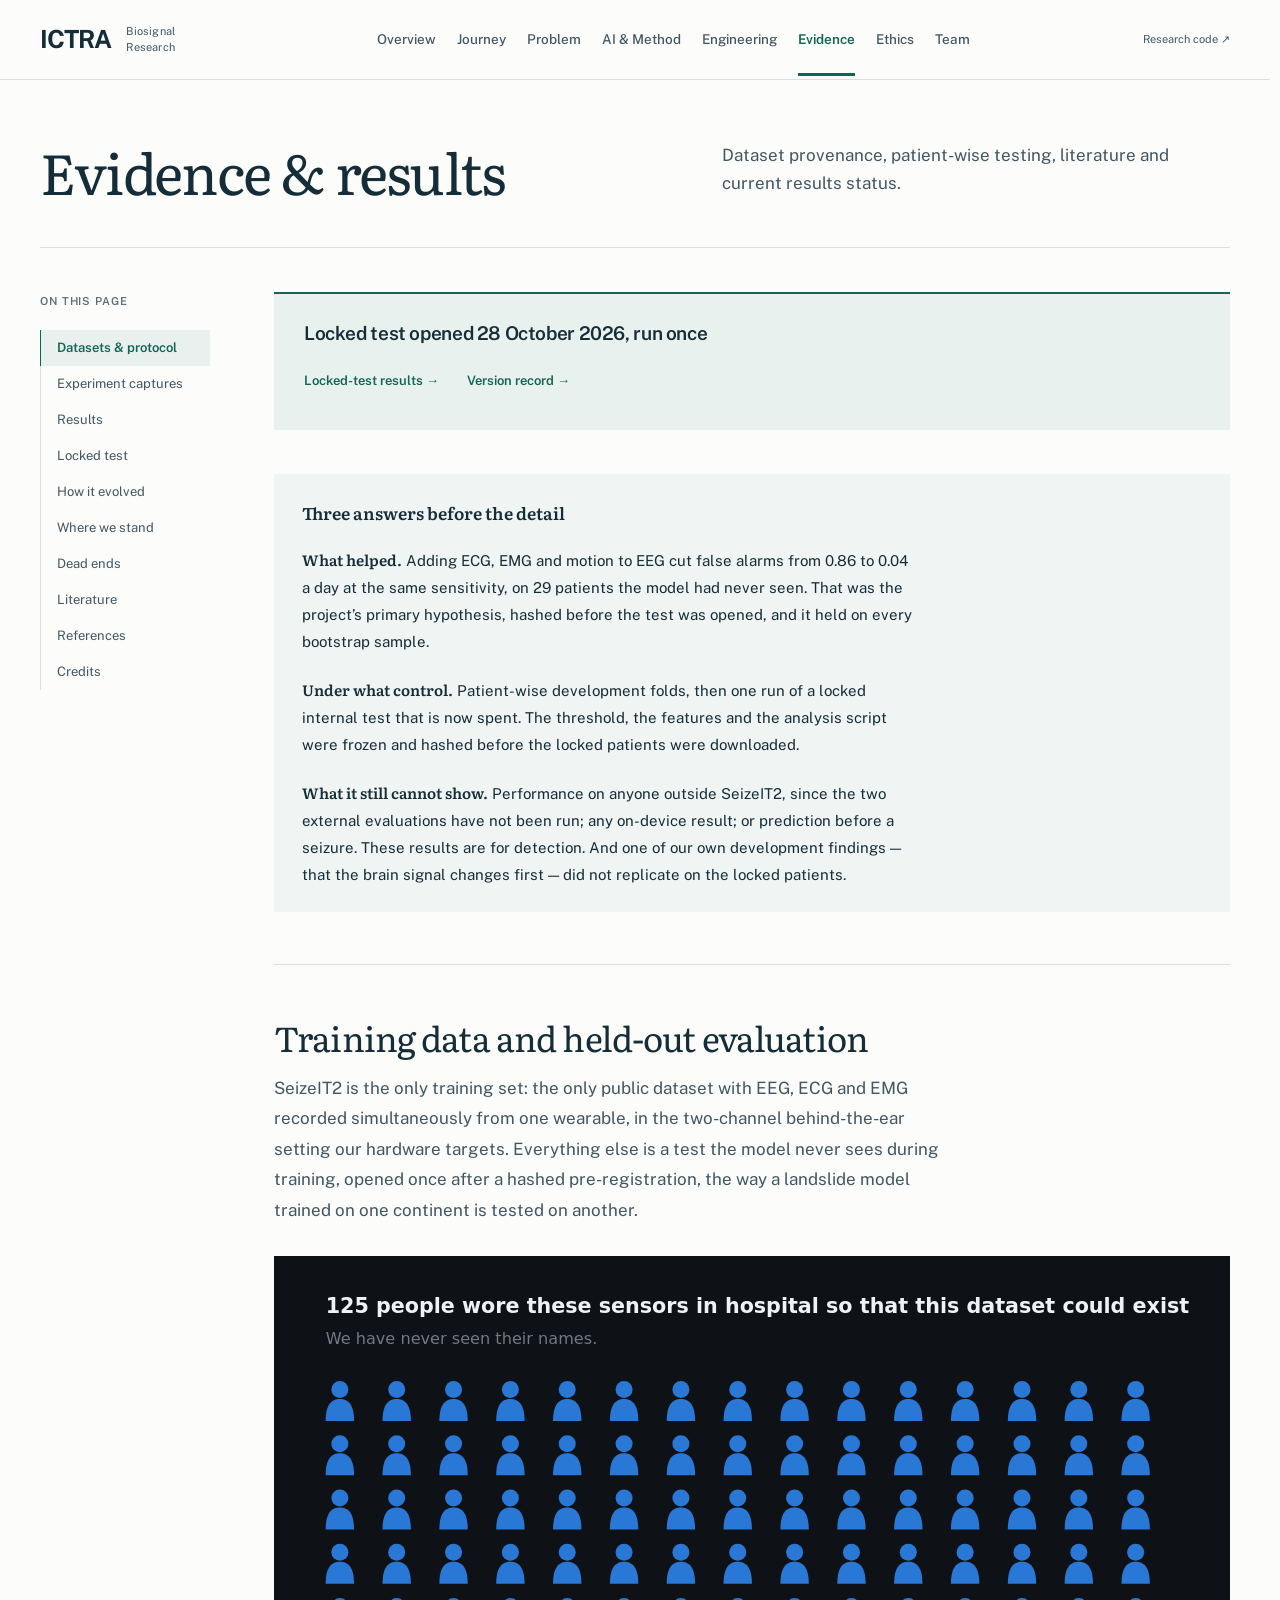
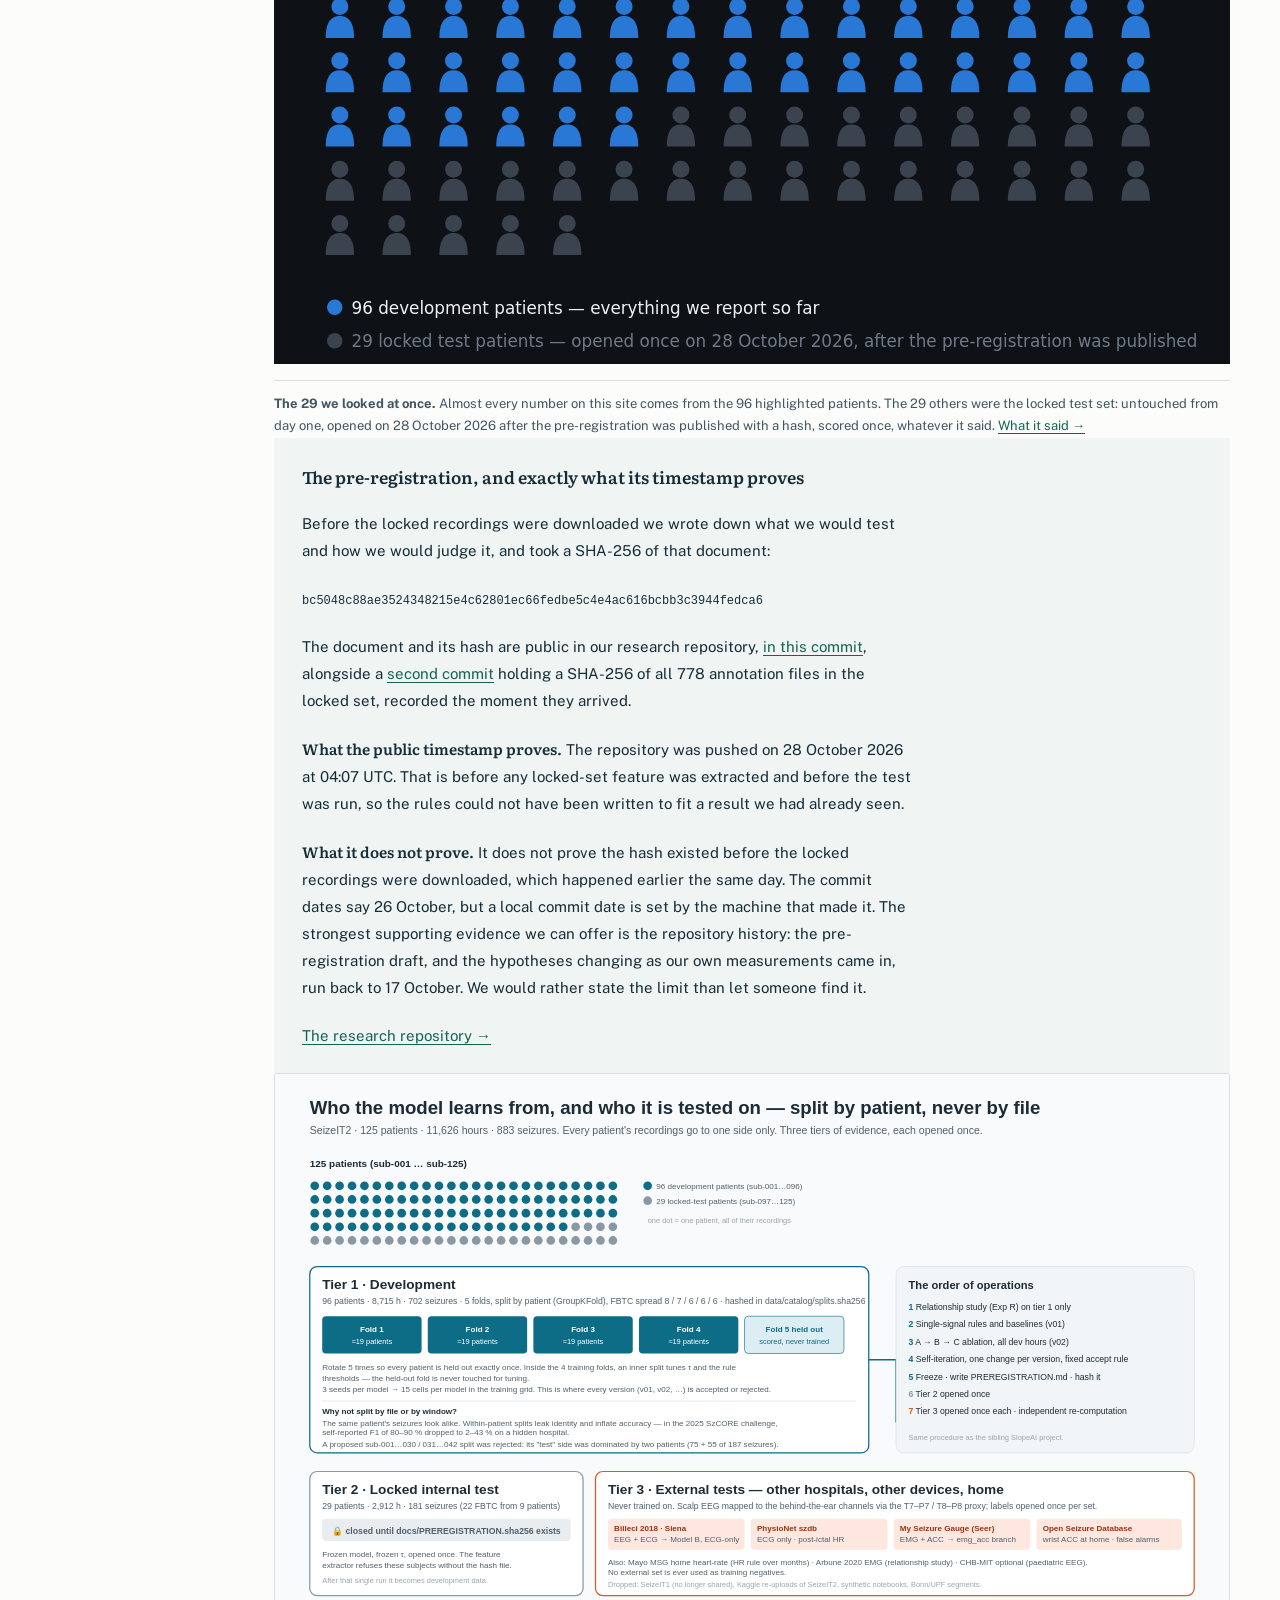
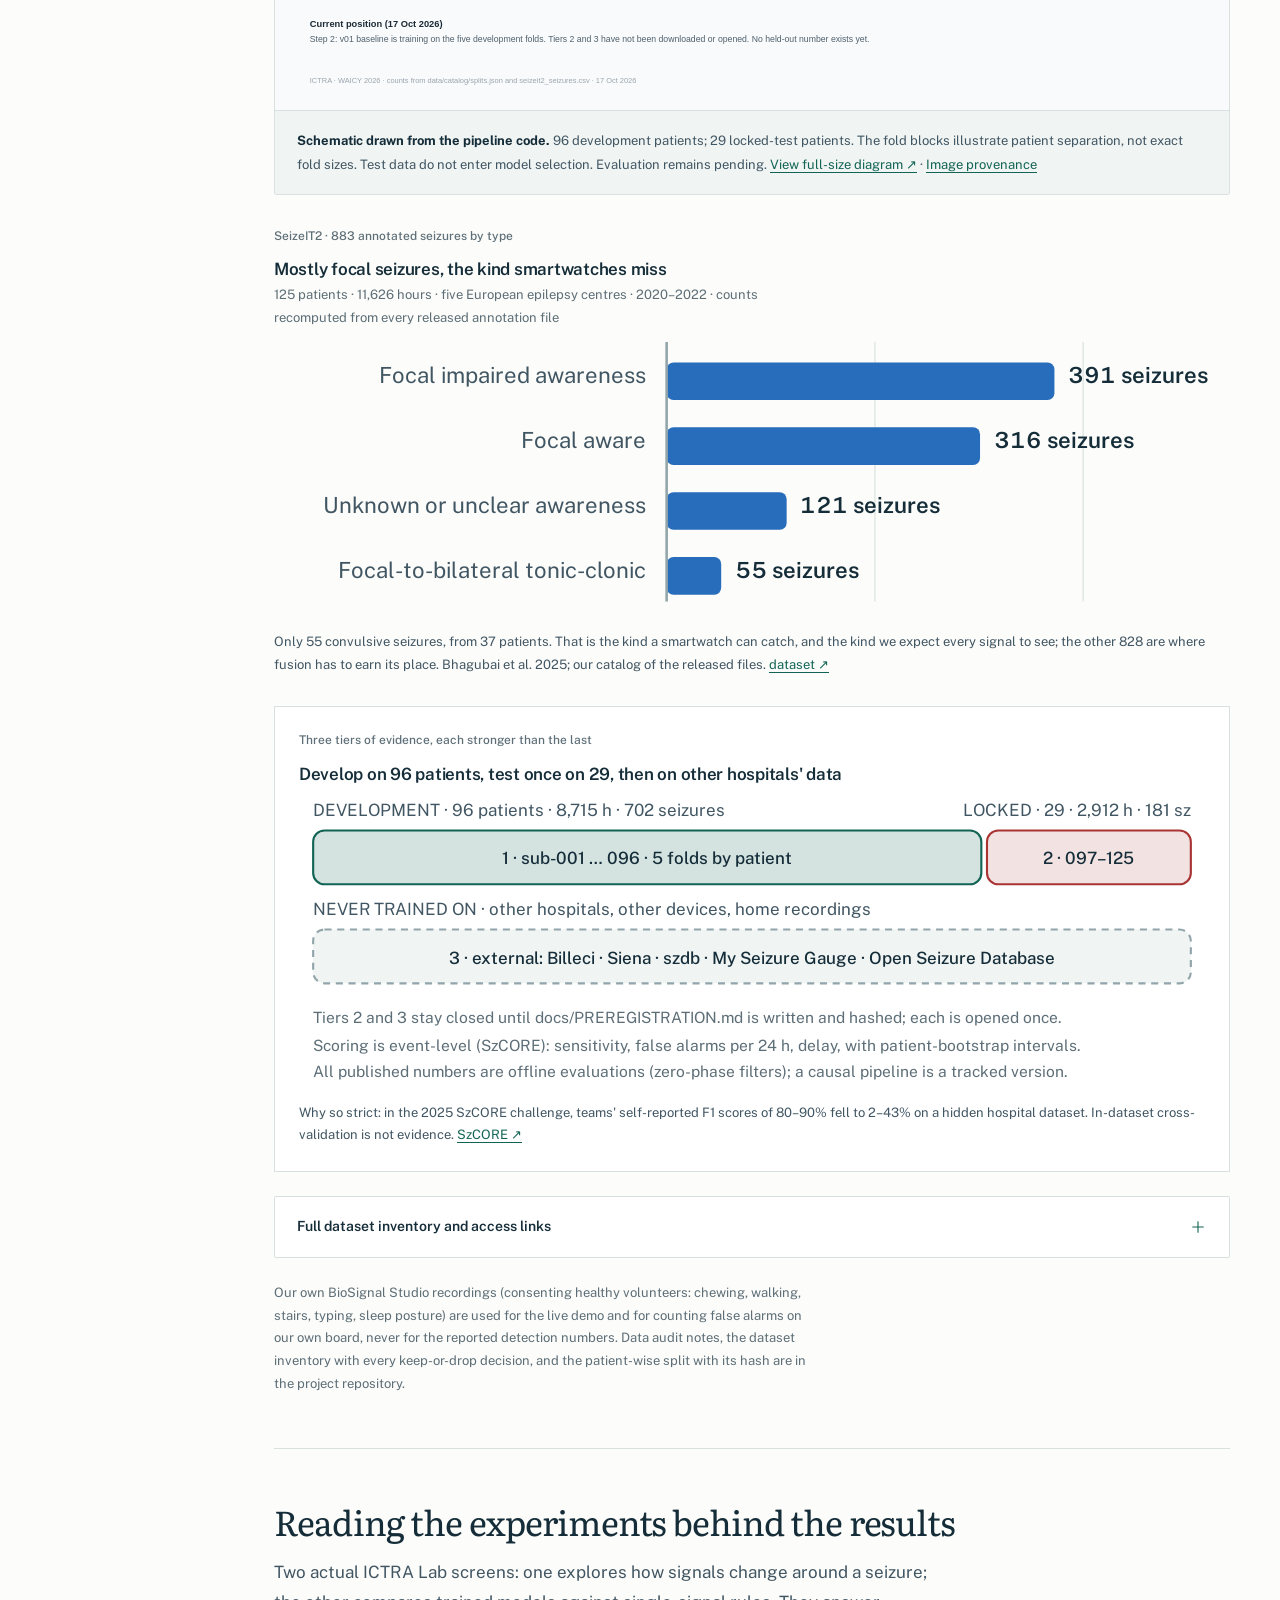
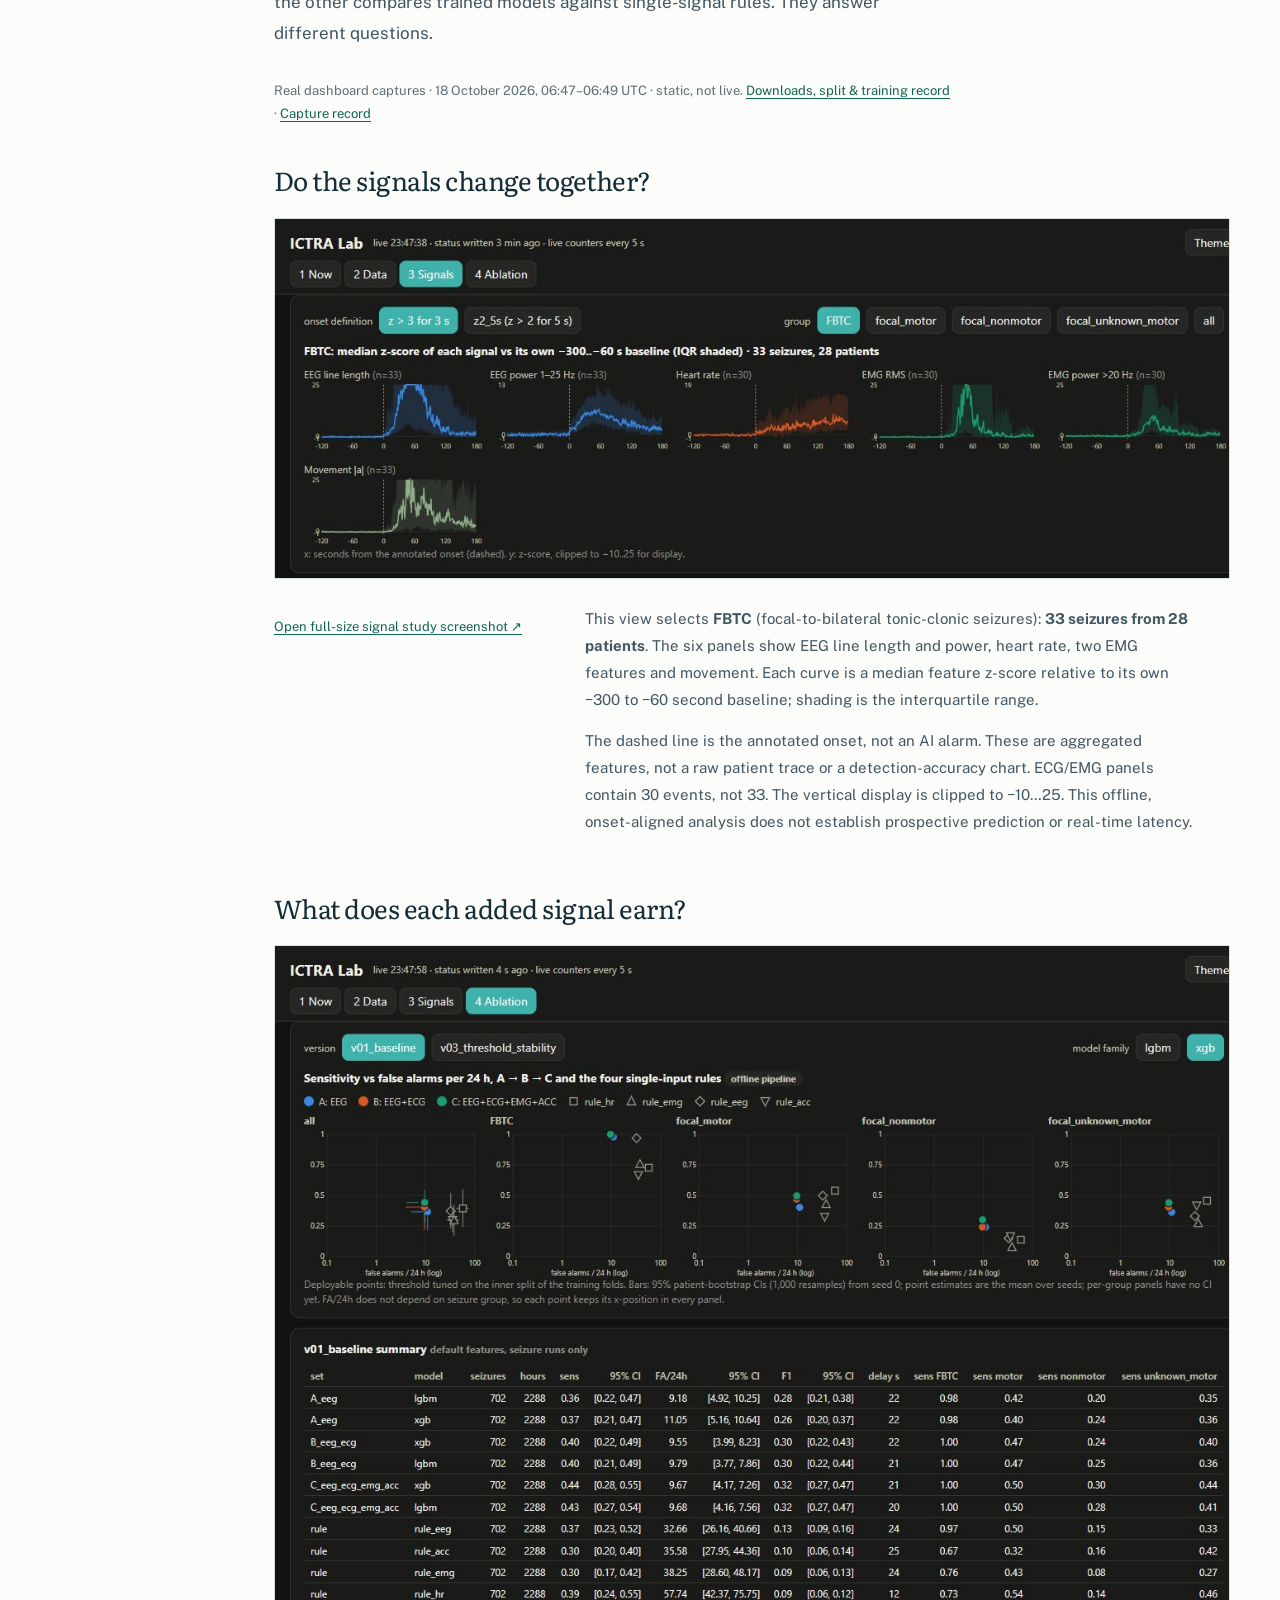
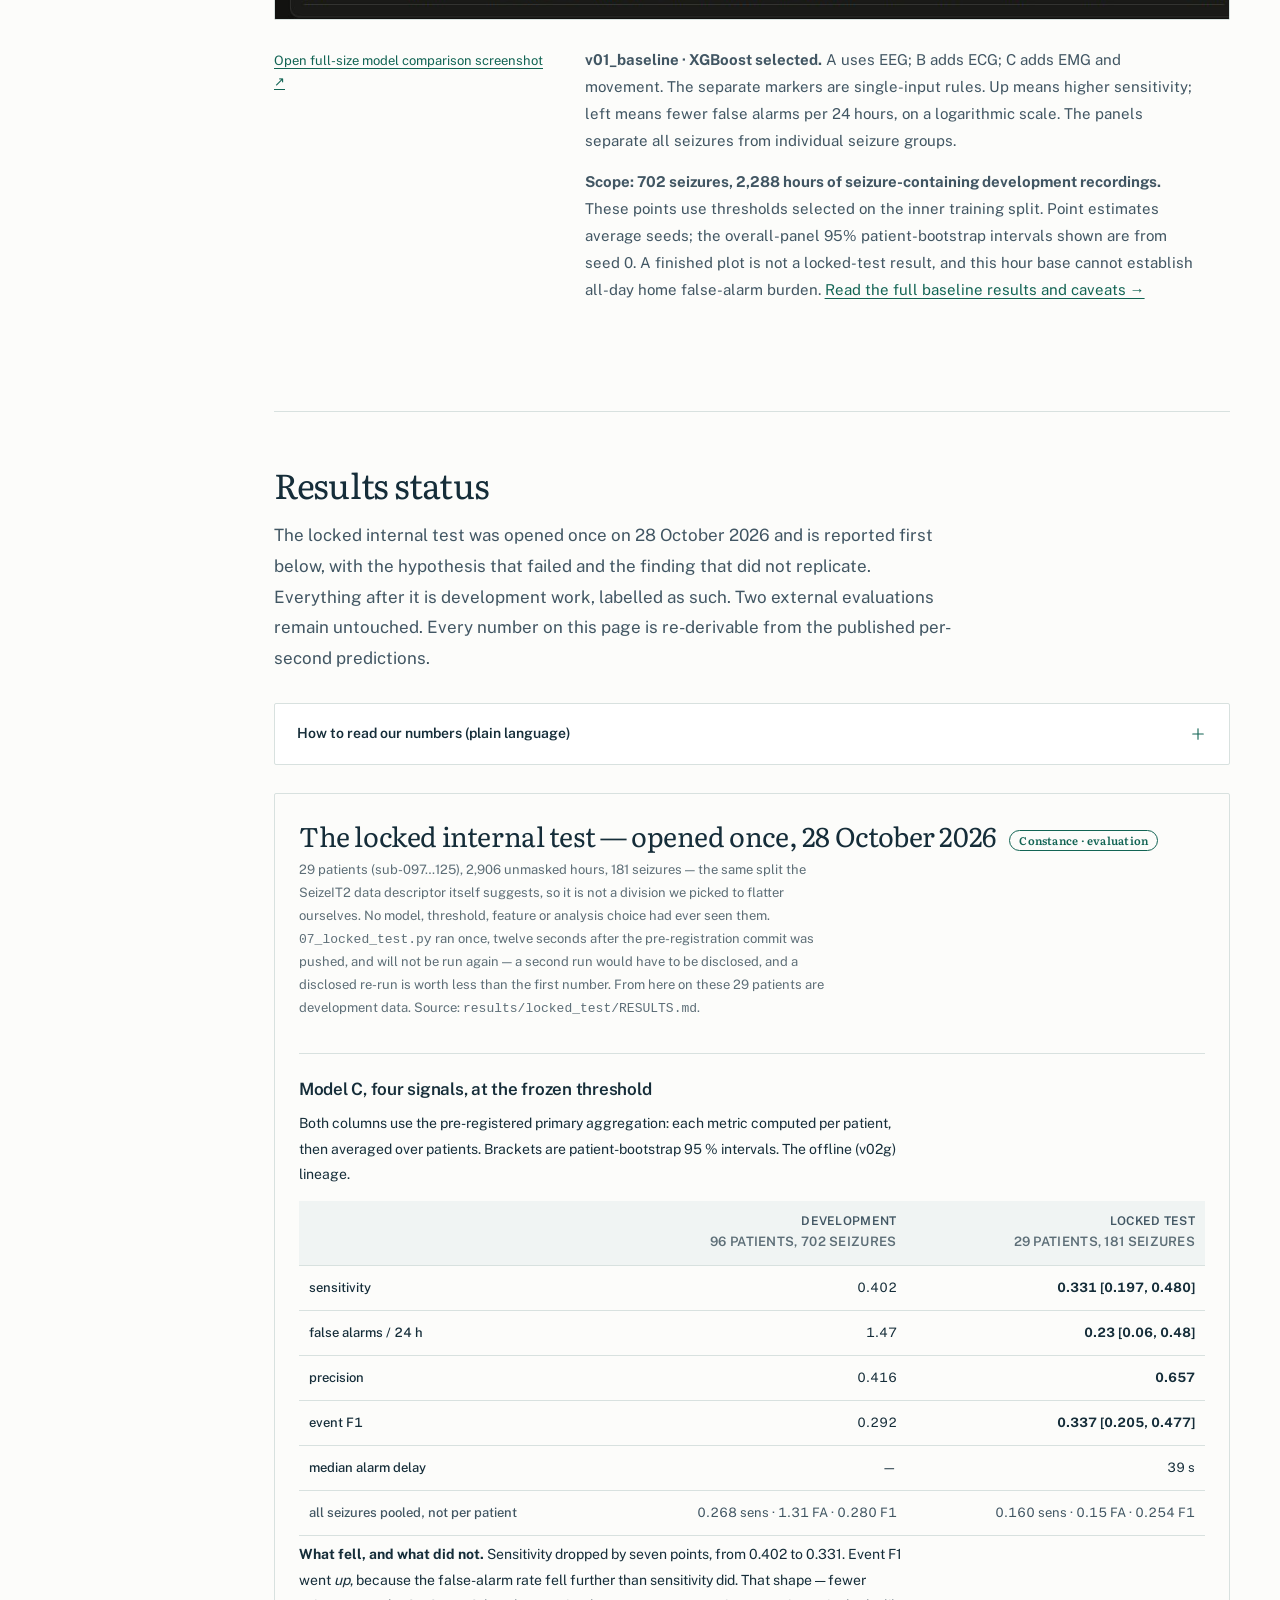
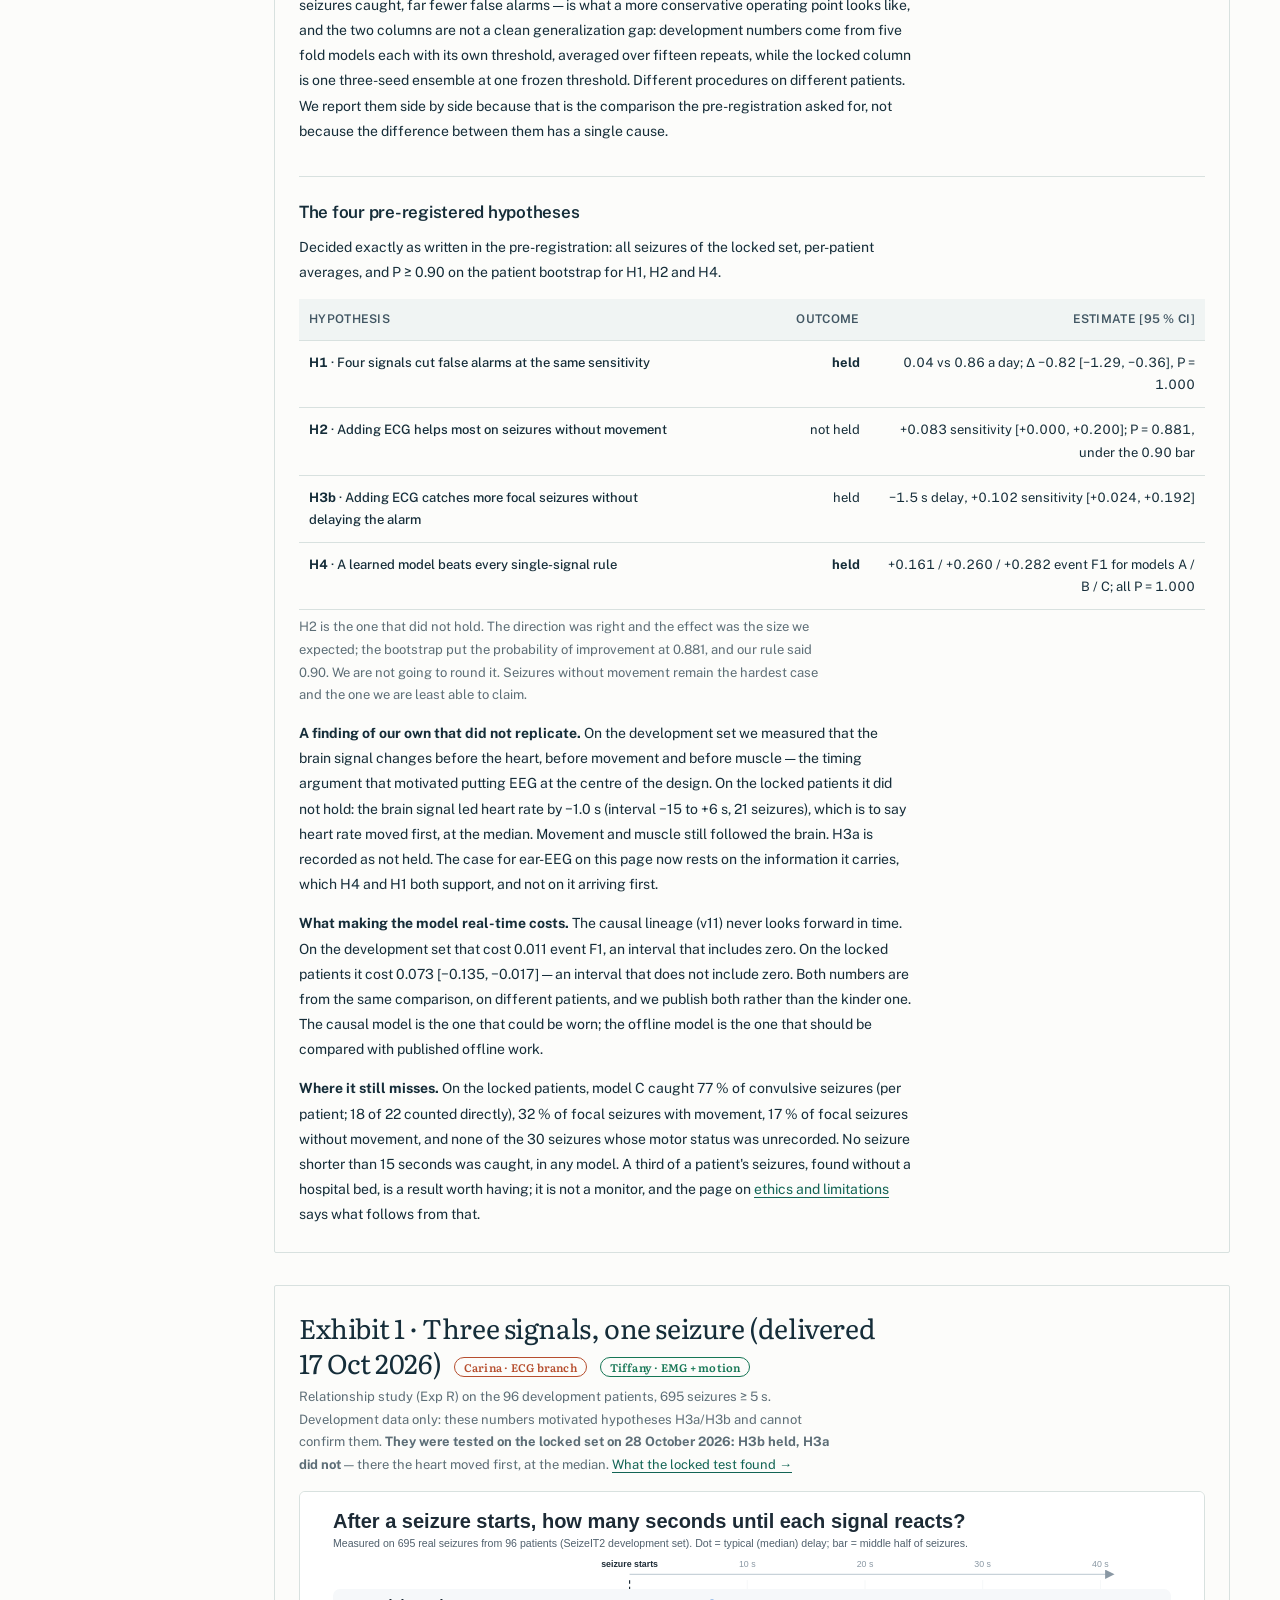
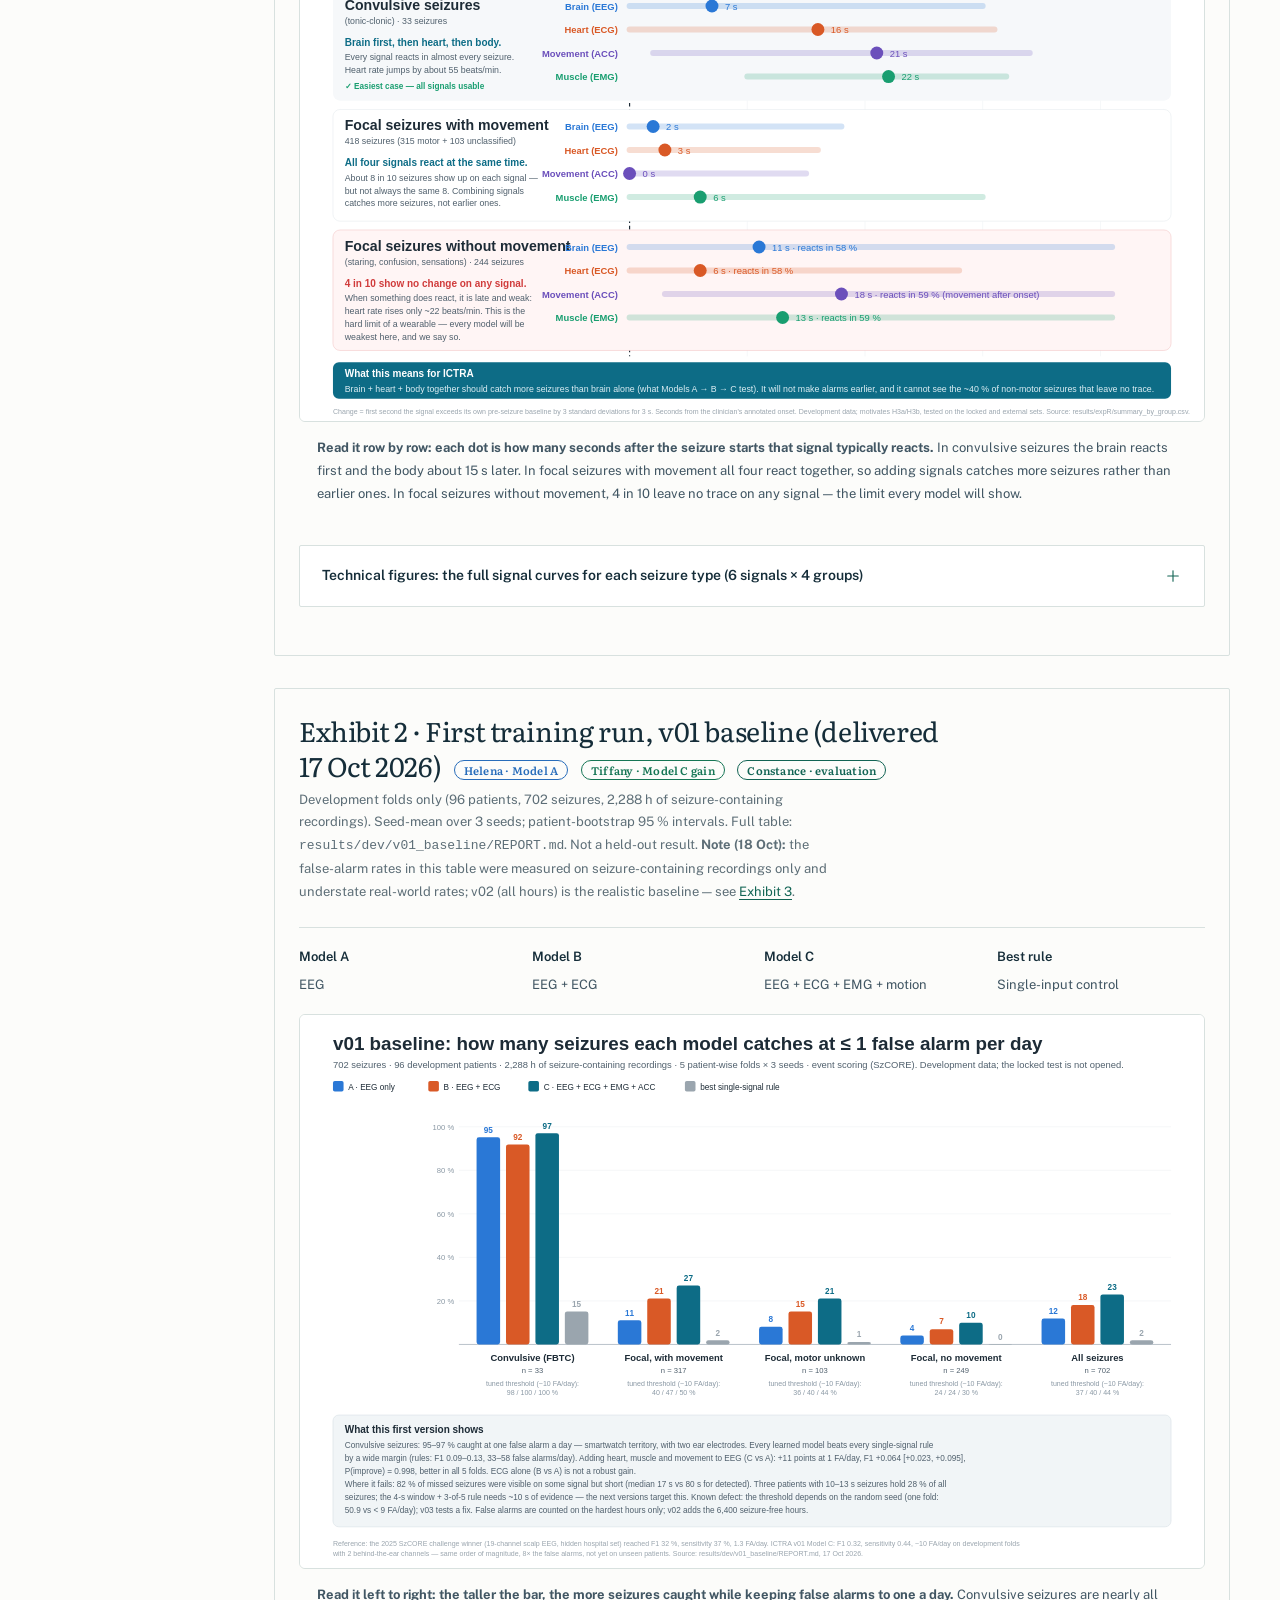
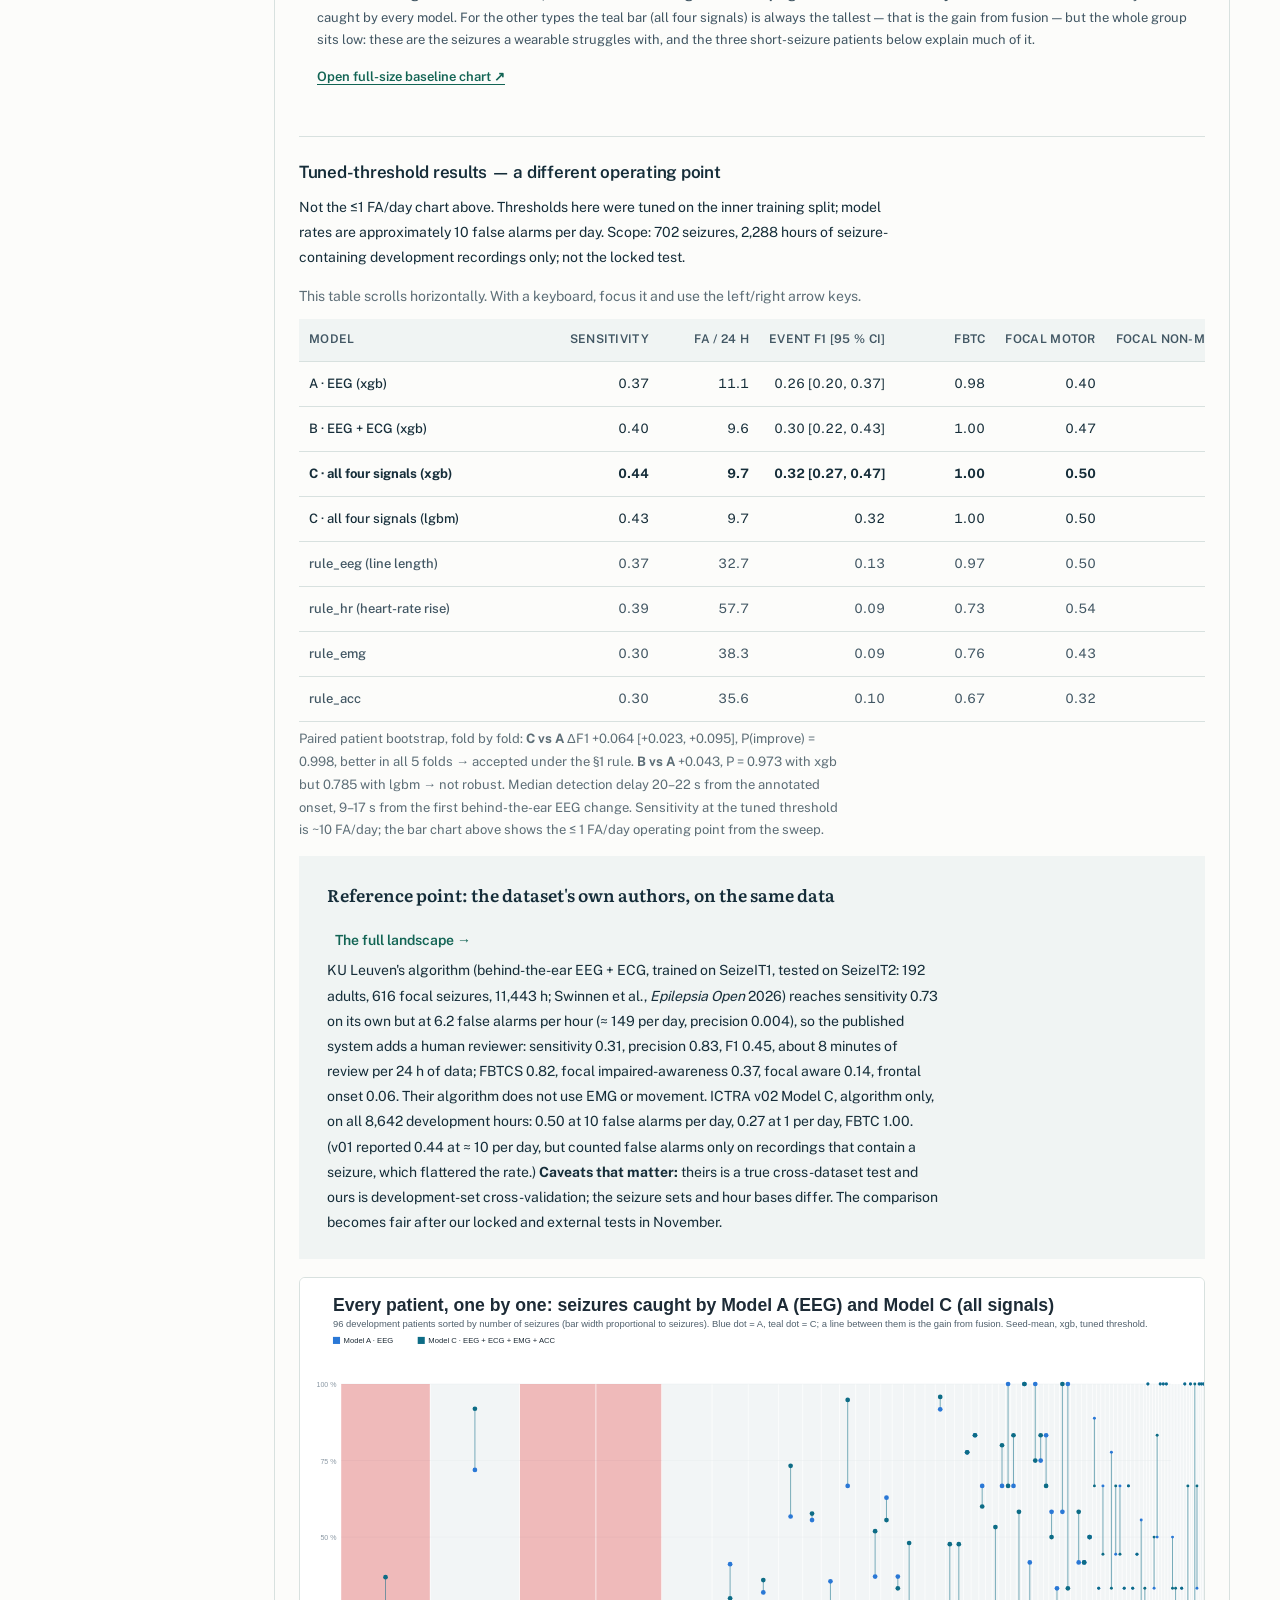
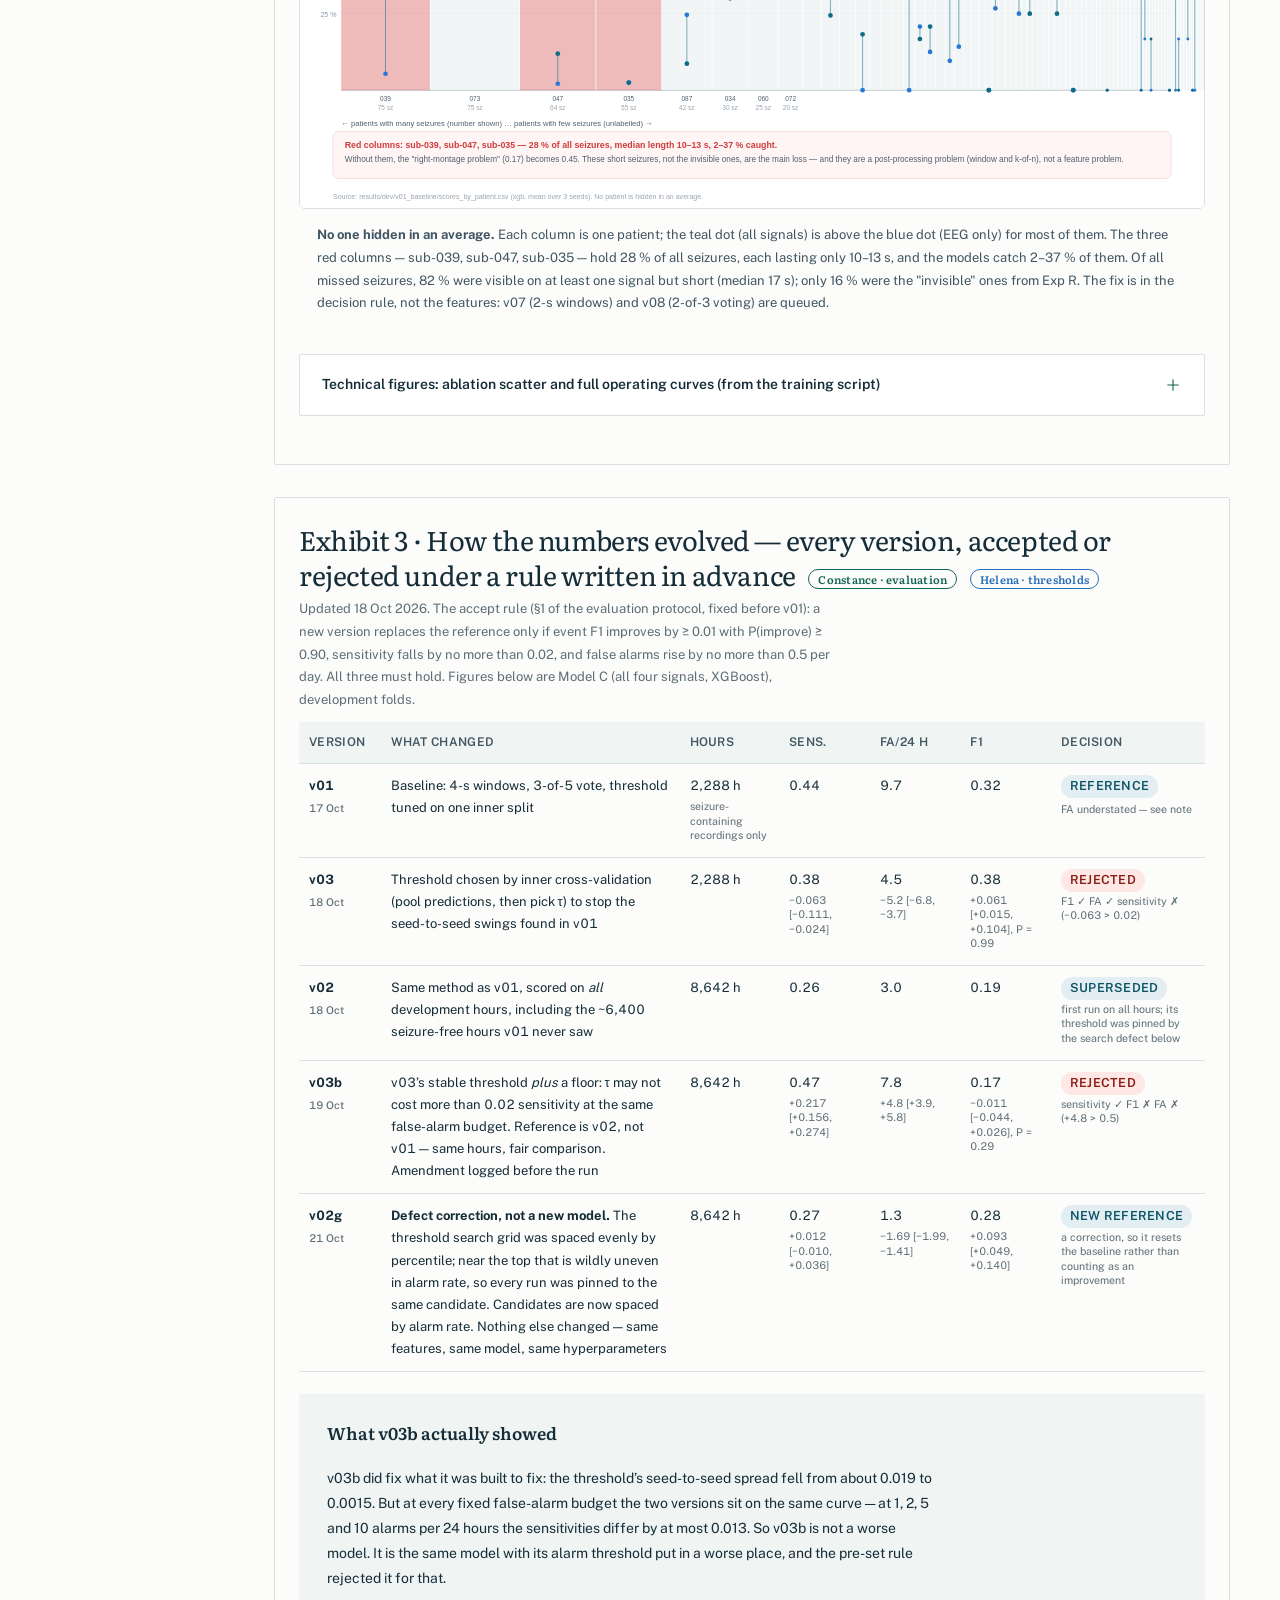
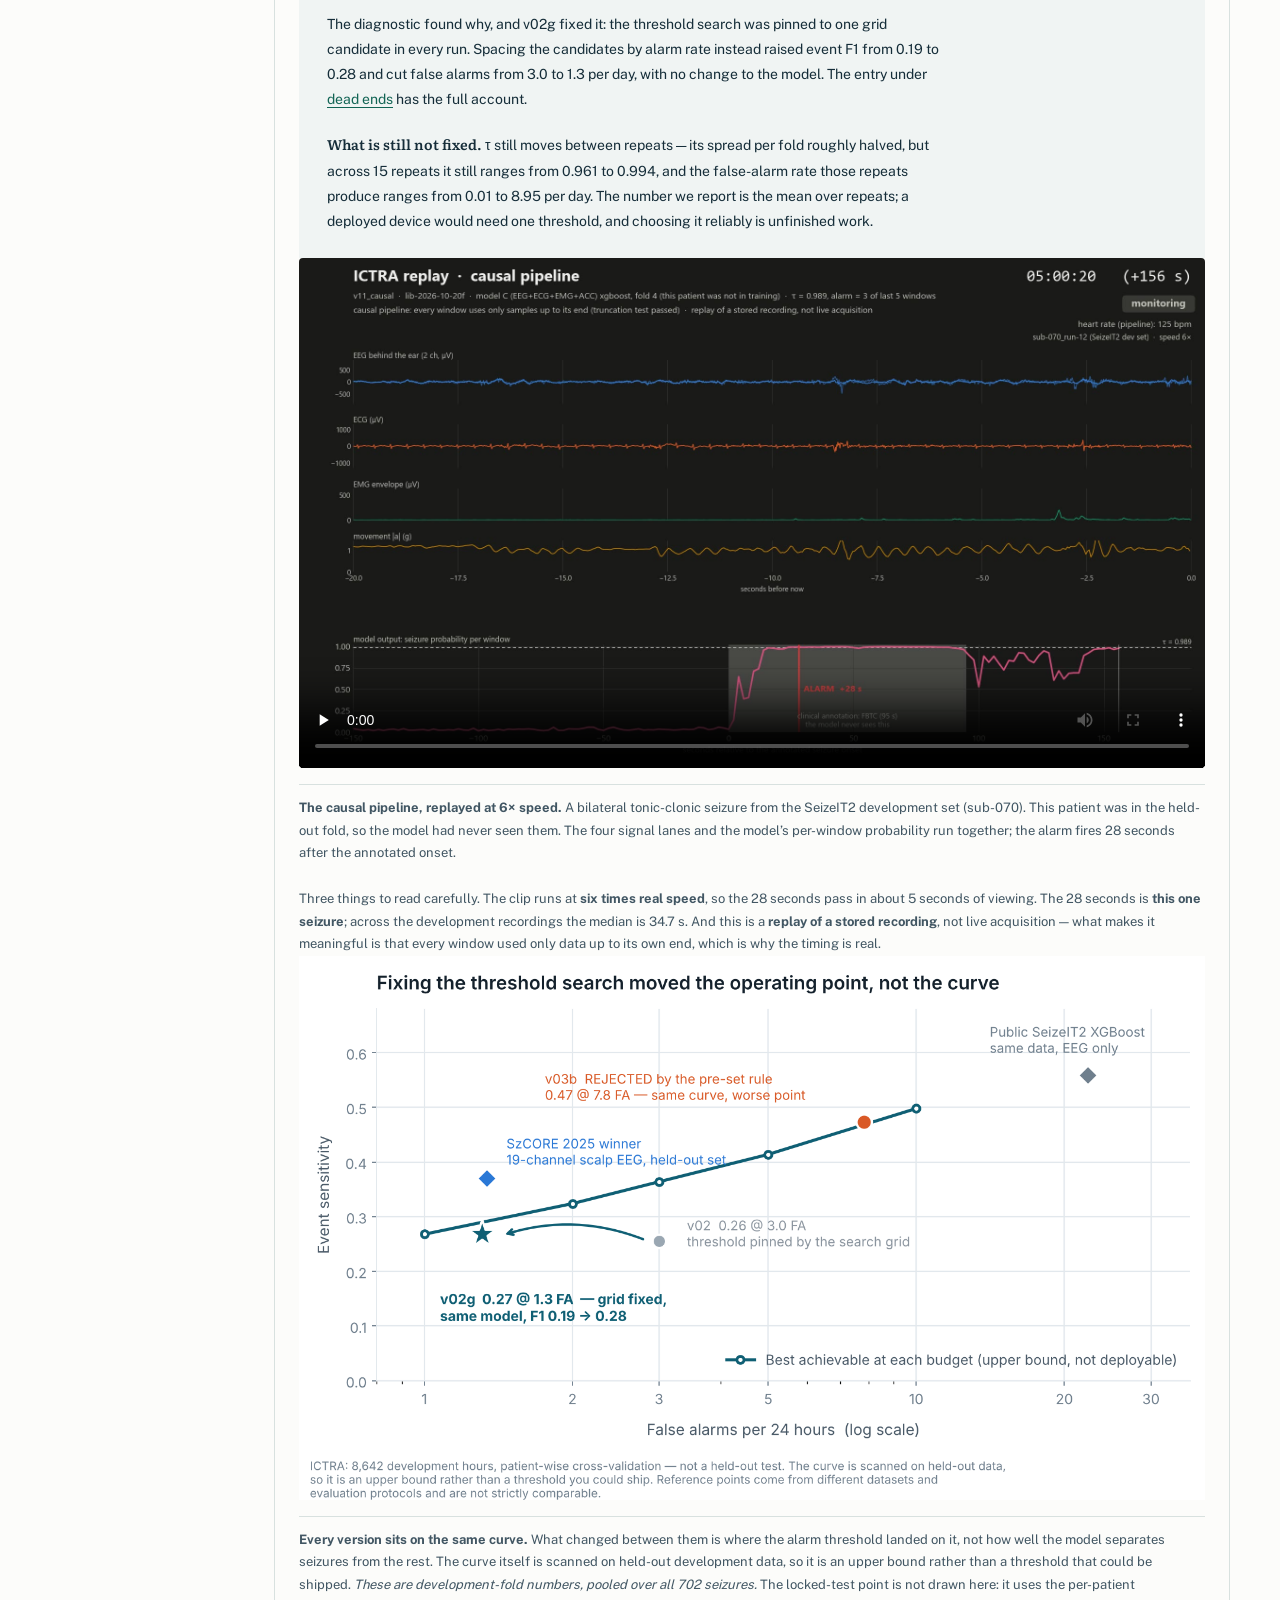
<file: evidence.html>
<!doctype html><html lang="en" data-theme="light"><head><meta charset="utf-8"><meta name="viewport" content="width=device-width,initial-scale=1"><title>Evidence | ICTRA Research</title><meta name="description" content="Dataset provenance, patient-wise testing, literature and current results status."><link rel="stylesheet" href="source.css"><link rel="stylesheet" href="research-layout.css?v=20261018d"><link rel="preload" href="assets/fonts/public-sans-regular.ttf" as="font" type="font/ttf" crossorigin><link rel="preload" href="assets/fonts/literata-regular.ttf" as="font" type="font/ttf" crossorigin><link rel="stylesheet" href="ictra-editorial.css?v=20261107-polish"><link rel="stylesheet" href="ui-components.css?v=20261018-components2"><link rel="stylesheet" href="site-entrance.css?v=20261018-entry2"><link rel="icon" href="data:image/svg+xml,%3Csvg xmlns=%27http://www.w3.org/2000/svg%27 viewBox=%270 0 32 32%27%3E%3Crect width=%2732%27 height=%2732%27 rx=%276%27 fill=%27%230d6c86%27/%3E%3Cpolyline points=%274,18 9,18 12,10 15,24 18,14 21,18 28,18%27 fill=%27none%27 stroke=%27%23fff%27 stroke-width=%272.4%27 stroke-linejoin=%27round%27 stroke-linecap=%27round%27/%3E%3C/svg%3E"><meta name="theme-color" content="#0d6c86"><meta property="og:title" content="Evidence | ICTRA Research"><meta property="og:description" content="Dataset provenance, patient-wise testing, literature and current results status."><meta property="og:type" content="website"></head><body><script defer src="site-entrance.js?v=20261018-entry2"></script><a class="skip-link" href="#main">Skip to content</a><header class="site-header"><div class="site-wrap masthead"><a href="index.html" class="site-brand">ICTRA<span>Biosignal Research</span></a><a class="repo-link" href="https://github.com/AICAllenZhou/ictra-research" target="_blank" rel="noopener">Research code ↗</a><button class="menu-toggle" aria-expanded="false" aria-controls="primary-nav">Menu</button></div><nav id="primary-nav" class="primary-nav" aria-label="Main navigation"><div class="site-wrap"><a href="index.html">Overview</a><a href="journey.html">Journey</a><a href="background.html">Problem</a><a href="science.html">AI & Method</a><a href="system.html">Engineering</a><a href="evidence.html" aria-current="page">Evidence</a><a href="safety.html">Ethics</a><a href="team.html">Team</a></div></nav></header><main id="main"><div class="site-wrap page-heading"><div class="breadcrumb"><a href="index.html">ICTRA</a> / Evidence</div><span class="rubric-tag">Evidence</span><h1>Evidence &amp; results</h1><p>Dataset provenance, patient-wise testing, literature and current results status.</p></div><div class="site-wrap document-layout"><aside class="contents"><nav aria-label="On this page"><p>On this page</p><a href="#data">Datasets & protocol</a><a href="#lab-experiments">Experiment captures</a><a href="#results">Results</a><a href="#locked">Locked test</a><a href="#evolution">How it evolved</a><a href="#landscape">Where we stand</a><a href="#negative">Dead ends</a><a href="#evidence">Literature</a><a href="#references">References</a><a href="#credits-all">Credits</a></nav></aside><div class="document-content"><aside class="page-brief"><h2>Locked test opened 28 October 2026, run once</h2><div class="brief-actions"><a href="#locked">Locked-test results →</a><a href="#evolution">Version record →</a></div></aside><section class="research-section" aria-labelledby="three-answers"><div class="callout"><b id="three-answers">Three answers before the detail</b><p><b>What helped.</b> Adding ECG, EMG and motion to EEG cut false alarms from 0.86 to 0.04 a day at the same sensitivity, on 29 patients the model had never seen. That was the project’s primary hypothesis, hashed before the test was opened, and it held on every bootstrap sample.</p><p><b>Under what control.</b> Patient-wise development folds, then one run of a locked internal test that is now spent. The threshold, the features and the analysis script were frozen and hashed before the locked patients were downloaded.</p><p><b>What it still cannot show.</b> Performance on anyone outside SeizeIT2, since the two external evaluations have not been run; any on-device result; or prediction before a seizure. These results are for detection. And one of our own development findings — that the brain signal changes first — did not replicate on the locked patients.</p></div></section>
<section class="research-section" id="data"><div class="wrap">
<div class="sec-head">

<h2>Training data and held-out evaluation</h2>
<p class="lead">SeizeIT2 is the only training set: the only public dataset with EEG, ECG and EMG recorded simultaneously from one wearable, in the two-channel behind-the-ear setting our hardware targets. Everything else is a test the model never sees during training, opened once after a hashed pre-registration, the way a landslide model trained on one continent is tested on another.</p>
</div><figure class="model-figure" id="fig-patients"><a class="image-link" href="assets/web/fig-patients-125.svg" target="_blank" rel="noopener"><img src="assets/web/fig-patients-125.svg" style="width:100%;height:auto" alt="A grid of 125 person icons. 96 are highlighted as development patients; 29 are greyed out as the locked test set." loading="lazy"></a><figcaption><strong>The 29 we looked at once.</strong> Almost every number on this site comes from the 96 highlighted patients. The 29 others were the locked test set: untouched from day one, opened on 28 October 2026 after the pre-registration was published with a hash, scored once, whatever it said. <a href="#locked">What it said →</a></figcaption></figure>
<div class="callout" id="prereg"><b>The pre-registration, and exactly what its timestamp proves</b><p>Before the locked recordings were downloaded we wrote down what we would test and how we would judge it, and took a SHA-256 of that document:</p><p><code style="font-size:12px;word-break:break-all">bc5048c88ae3524348215e4c62801ec66fedbe5c4e4ac616bcbb3c3944fedca6</code></p><p>The document and its hash are public in our research repository, <a href="https://github.com/AICAllenZhou/ictra-research/commit/571901fbc6443b388fb6f736009cc16830f4471b" target="_blank" rel="noopener">in this commit</a>, alongside a <a href="https://github.com/AICAllenZhou/ictra-research/commit/1e8a5fbc784673feaa8fabf6069bfb0541268ad4" target="_blank" rel="noopener">second commit</a> holding a SHA-256 of all 778 annotation files in the locked set, recorded the moment they arrived.</p><p><b>What the public timestamp proves.</b> The repository was pushed on 28 October 2026 at 04:07 UTC. That is before any locked-set feature was extracted and before the test was run, so the rules could not have been written to fit a result we had already seen.</p><p><b>What it does not prove.</b> It does not prove the hash existed before the locked recordings were downloaded, which happened earlier the same day. The commit dates say 26 October, but a local commit date is set by the machine that made it. The strongest supporting evidence we can offer is the repository history: the pre-registration draft, and the hypotheses changing as our own measurements came in, run back to 17 October. We would rather state the limit than let someone find it.</p><p><a href="https://github.com/AICAllenZhou/ictra-research" target="_blank" rel="noopener">The research repository →</a></p></div>

<figure class="training-illustration" id="ai-split"><a aria-label="Open full-size AI training illustration" href="assets/web/ai-patient-split.svg" rel="noopener" target="_blank"><img alt="125 SeizeIT2 patients are separated into 96 development patients and 29 locked-test patients. Patient-wise cross-validation precedes model and threshold freezing and a single held-out evaluation." decoding="async" height="1024" loading="lazy" src="assets/web/ai-patient-split.svg" width="1536"/></a><figcaption><strong>Schematic drawn from the pipeline code.</strong> 96 development patients; 29 locked-test patients. The fold blocks illustrate patient separation, not exact fold sizes. Test data do not enter model selection. Evaluation remains pending. <a href="assets/web/ai-patient-split.svg" rel="noopener" target="_blank">View full-size diagram ↗</a> · <a href="evidence.html#ai-illustration-credits">Image provenance</a></figcaption></figure>
<div class="grid g2" style="align-items:start">
<figure>
<div class="figure-label">SeizeIT2 · 883 annotated seizures by type</div>
<h3 style="margin:6px 0 2px">Mostly focal seizures, the kind smartwatches miss</h3>
<p class="small muted" style="margin-bottom:12px">125 patients · 11,626 hours · five European epilepsy centres · 2020–2022 · counts recomputed from every released annotation file</p>
<div class="hbar" data-chart='{"unit":" seizures","max":420,"items":[["Focal impaired awareness",391],["Focal aware",316],["Unknown or unclear awareness",121],["Focal-to-bilateral tonic-clonic",55]]}' data-color="var(--eeg)"></div>
<figcaption>Only 55 convulsive seizures, from 37 patients. That is the kind a smartwatch can catch, and the kind we expect every signal to see; the other 828 are where fusion has to earn its place. Bhagubai et al. 2025; our catalog of the released files. <a href="https://openneuro.org/datasets/ds005873/versions/1.1.0" rel="noopener" target="_blank">dataset ↗</a></figcaption>
</figure>
<figure>
<div class="figure-label">Three tiers of evidence, each stronger than the last</div>
<h3 style="margin:6px 0 2px">Develop on 96 patients, test once on 29, then on other hospitals' data</h3>
<svg aria-label="Three tiers: tier 1, development on SeizeIT2 subjects 1 to 96 in five patient-wise folds; tier 2, locked test on subjects 97 to 125, opened once after a hashed pre-registration; tier 3, external datasets from other hospitals and devices, never used for training, each opened once." font-family="IBM Plex Mono, monospace" font-size="12" role="img" viewbox="0 0 640 210">
<rect fill="var(--accent)" fill-opacity=".18" height="38" rx="8" stroke="var(--accent)" stroke-width="1.5" width="472" x="10" y="30"></rect>
<rect fill="var(--alert)" fill-opacity=".14" height="38" rx="8" stroke="var(--alert)" stroke-width="1.5" width="144" x="486" y="30"></rect>
<text fill="var(--ink)" font-weight="500" text-anchor="middle" x="246" y="54">1 · sub-001 … 096 · 5 folds by patient</text>
<text fill="var(--ink)" font-weight="500" text-anchor="middle" x="558" y="54">2 · 097–125</text>
<text fill="var(--ink-2)" x="10" y="20">DEVELOPMENT · 96 patients · 8,715 h · 702 seizures</text>
<text fill="var(--ink-2)" text-anchor="end" x="630" y="20">LOCKED · 29 · 2,912 h · 181 sz</text>
<rect fill="var(--surface-2)" height="38" rx="8" stroke="var(--axis)" stroke-dasharray="5 4" stroke-width="1.5" width="620" x="10" y="100"></rect>
<text fill="var(--ink)" font-weight="500" text-anchor="middle" x="320" y="124">3 · external: Billeci · Siena · szdb · My Seizure Gauge · Open Seizure Database</text>
<text fill="var(--ink-2)" x="10" y="90">NEVER TRAINED ON · other hospitals, other devices, home recordings</text>
<text fill="var(--muted)" font-size="11" x="10" y="166">Tiers 2 and 3 stay closed until docs/PREREGISTRATION.md is written and hashed; each is opened once.</text>
<text fill="var(--muted)" font-size="11" x="10" y="186">Scoring is event-level (SzCORE): sensitivity, false alarms per 24 h, delay, with patient-bootstrap intervals.</text>
<text fill="var(--muted)" font-size="11" x="10" y="204">All published numbers are offline evaluations (zero-phase filters); a causal pipeline is a tracked version.</text>
</svg>
<figcaption>Why so strict: in the 2025 SzCORE challenge, teams' self-reported F1 scores of 80–90% fell to 2–43% on a hidden hospital dataset. In-dataset cross-validation is not evidence. <a href="https://onlinelibrary.wiley.com/doi/10.1111/epi.18113" rel="noopener" target="_blank">SzCORE ↗</a></figcaption>
</figure>
</div>
<details class="technical-details"><summary>Full dataset inventory and access links</summary><div class="scroll-x card" style="padding:0;margin-top:20px">
<table>
<thead><tr><th>Dataset</th><th>Signals</th><th>Size</th><th>Role in ICTRA</th><th>Access</th></tr></thead>
<tbody>
<tr><td><a href="https://openneuro.org/datasets/ds005873/versions/1.1.0" rel="noopener" target="_blank">SeizeIT2</a> (KU Leuven, 2025)</td><td><span class="tag eeg">EEG</span> <span class="tag ecg">ECG</span> <span class="tag emg">EMG</span> <span class="tag">ACC/GYR</span></td><td>125 patients · 11,626 h · 883 seizures</td><td><b>Training</b> (sub-001–096) and the locked test (sub-097–125)</td><td>OpenNeuro · CC0</td></tr>
<tr><td><a href="https://zenodo.org/records/1415495" rel="noopener" target="_blank">Billeci et al.</a> (Siena, 2018)</td><td><span class="tag eeg">EEG</span> scalp <span class="tag ecg">ECG</span> 512 Hz</td><td>15 patients · 38 seizures</td><td>External test for Models A and B via a T7–P7 / T8–P8 behind-the-ear proxy</td><td>Zenodo · CC BY-SA</td></tr>
<tr><td><a href="https://physionet.org/content/siena-scalp-eeg/1.0.0/" rel="noopener" target="_blank">Siena Scalp EEG</a> (2020)</td><td><span class="tag eeg">EEG</span> scalp <span class="tag ecg">ECG</span> 512 Hz</td><td>14 adults · 47 seizures · ~128 h</td><td>External test for Models A and B (same hospital as Billeci; overlap checked first)</td><td>PhysioNet</td></tr>
<tr><td><a href="https://physionet.org/content/szdb/1.0.0/" rel="noopener" target="_blank">PhysioNet szdb</a></td><td><span class="tag ecg">ECG</span> 200 Hz</td><td>5 patients · 11 seizures</td><td>Sanity test for the heart-rate branch</td><td>PhysioNet</td></tr>
<tr><td><a href="https://www.epilepsyecosystem.org/my-seizure-gauge-1" rel="noopener" target="_blank">My Seizure Gauge</a> (Seer)</td><td><span class="tag emg">EMG</span> <span class="tag">ACC</span> Sensor Dot · <span class="tag">E4</span></td><td>10 patients · 3–5 days each</td><td>External test for the EMG + motion branch, same sensor family as SeizeIT2</td><td>Registration</td></tr>
<tr><td><a href="https://ieee-dataport.org/documents/open-seizure-database-v100" rel="noopener" target="_blank">Open Seizure Database</a></td><td><span class="tag">wrist ACC</span> + HR</td><td>49 users · 146 seizures · 348 labelled false alarms · at home</td><td>Real-world false-alarm benchmark for the motion branch</td><td>On request</td></tr>
<tr><td><a href="https://zenodo.org/records/3885755" rel="noopener" target="_blank">Arbune et al. 2020</a> (Zenodo)</td><td><span class="tag emg">EMG</span> deltoid + biceps <span class="tag eeg">EEG</span></td><td>42 patients · convulsive seizures · 794 MB</td><td>Second relationship study: does ictal muscle activity predict the post-seizure EEG suppression linked to SUDEP?</td><td>Zenodo · open</td></tr>
<tr><td><a href="https://physionet.org/content/chbmit/1.0.0/" rel="noopener" target="_blank">CHB-MIT</a> (2009)</td><td><span class="tag eeg">EEG</span> 23 ch, 256 Hz</td><td>22 children · 198 seizures</td><td>Optional paediatric EEG-only check (Model A)</td><td>PhysioNet</td></tr>
<tr><td class="muted">Not used</td><td class="muted" colspan="3">Healthy-volunteer EEG sets (EEGMMIDB, ds005505), Bonn / UCI segments, Kaggle re-uploads of SeizeIT2. A model given "healthy" recordings from a different device learns which recorder made the clip, not whether a seizure is present. Negatives come from SeizeIT2's own 10,000+ seizure-free hours.</td><td class="muted">—</td></tr>
</tbody>
</table>
</div></details>
<p class="small muted" style="margin-top:12px">Our own BioSignal Studio recordings (consenting healthy volunteers: chewing, walking, stairs, typing, sleep posture) are used for the live demo and for counting false alarms on our own board, never for the reported detection numbers. Data audit notes, the dataset inventory with every keep-or-drop decision, and the patient-wise split with its hash are in the project repository.</p>
</div></section>
<section class="research-section lab-records" id="lab-experiments" aria-labelledby="lab-experiments-title"><div class="wrap">
<div class="sec-head"><h2 id="lab-experiments-title">Reading the experiments behind the results</h2><p class="lead">Two actual ICTRA Lab screens: one explores how signals change around a seizure; the other compares trained models against single-signal rules. They answer different questions.</p></div>
<p class="lab-capture-note">Real dashboard captures · 18 October 2026, 06:47–06:49 UTC · static, not live. <a href="system.html#training-record">Downloads, split &amp; training record</a> · <a href="assets/web/training/capture-manifest.json">Capture record</a></p>
<figure class="lab-figure" id="lab-signal-study" aria-labelledby="lab-signal-study-title"><h3 class="lab-figure-title" id="lab-signal-study-title">Do the signals change together?</h3>
<a class="lab-image" href="assets/web/training/lab-signals-20261018.jpg" target="_blank" rel="noopener" aria-label="Open the real Signals tab screenshot full size"><img src="assets/web/training/lab-signals-20261018.jpg" width="1155" height="435" loading="lazy" alt="Real Signals tab showing six normalized feature curves around annotated focal-to-bilateral tonic-clonic seizure onset, based on 33 seizures from 28 development patients"></a>
<figcaption><div><a href="assets/web/training/lab-signals-20261018.jpg" target="_blank" rel="noopener">Open full-size signal study screenshot ↗</a></div><div><p>This view selects <strong>FBTC</strong> (focal-to-bilateral tonic-clonic seizures): <strong>33 seizures from 28 patients</strong>. The six panels show EEG line length and power, heart rate, two EMG features and movement. Each curve is a median feature z-score relative to its own −300 to −60 second baseline; shading is the interquartile range.</p><p class="lab-reading">The dashed line is the annotated onset, not an AI alarm. These are aggregated features, not a raw patient trace or a detection-accuracy chart. ECG/EMG panels contain 30 events, not 33. The vertical display is clipped to −10…25. This offline, onset-aligned analysis does not establish prospective prediction or real-time latency.</p></div></figcaption>
</figure>
<figure class="lab-figure" id="lab-model-study" aria-labelledby="lab-model-study-title"><h3 class="lab-figure-title" id="lab-model-study-title">What does each added signal earn?</h3>
<a class="lab-image" href="assets/web/training/lab-ablation-v01-20261018.jpg" target="_blank" rel="noopener" aria-label="Open the real v01 model-ablation screenshot full size"><img src="assets/web/training/lab-ablation-v01-20261018.jpg" width="1155" height="815" loading="lazy" alt="Real Ablation tab with v01_baseline and XGBoost selected: sensitivity versus false alarms per day for Models A, B and C, single-signal rules, and the baseline summary table"></a>
<figcaption><div><a href="assets/web/training/lab-ablation-v01-20261018.jpg" target="_blank" rel="noopener">Open full-size model comparison screenshot ↗</a></div><div><p><strong>v01_baseline · XGBoost selected.</strong> A uses EEG; B adds ECG; C adds EMG and movement. The separate markers are single-input rules. Up means higher sensitivity; left means fewer false alarms per 24 hours, on a logarithmic scale. The panels separate all seizures from individual seizure groups.</p><p class="lab-reading"><strong>Scope: 702 seizures, 2,288 hours of seizure-containing development recordings.</strong> These points use thresholds selected on the inner training split. Point estimates average seeds; the overall-panel 95% patient-bootstrap intervals shown are from seed 0. A finished plot is not a locked-test result, and this hour base cannot establish all-day home false-alarm burden. <a href="#v01">Read the full baseline results and caveats →</a></p></div></figcaption>
</figure>
</div></section>
<section class="research-section" id="results"><div class="wrap">
<div class="sec-head">

<h2>Results status</h2>
<p class="lead">The locked internal test was opened once on 28 October 2026 and is reported first below, with the hypothesis that failed and the finding that did not replicate. Everything after it is development work, labelled as such. Two external evaluations remain untouched. Every number on this page is re-derivable from the published per-second predictions.</p>
</div>
<details class="technical-details" id="metrics-guide"><summary>How to read our numbers (plain language)</summary>
<dl class="glossary">
<dt>Sensitivity</dt><dd>Of all seizures that happened, the share the system flagged. 0.44 = 44 seizures in 100 caught.</dd>
<dt>FA / 24 h</dt><dd>False alarms per day of wearing: alarms with no seizure behind them. A watch that cries wolf ten times a day gets taken off.</dd>
<dt>Event F1</dt><dd>One number that balances the two: high when most seizures are caught <em>and</em> most alarms are real. 0.32 means neither side is good yet; the SzCORE 2025 winner scored 0.32 on scalp EEG.</dd>
<dt>Threshold τ</dt><dd>The alarm line. The model outputs a probability every 2 s; an alarm fires when 3 of the last 5 values exceed τ. Raise τ: fewer false alarms, fewer seizures caught. Lower it: the reverse. Every version sits somewhere on this curve.</dd>
<dt>Fixed FA budget</dt><dd>"At no more than 2 false alarms a day, how many seizures do you catch?" The only fair way to compare two versions or two devices.</dd>
<dt>FBTC</dt><dd>Focal-to-bilateral tonic-clonic: the convulsive seizure, the type linked to SUDEP. ICTRA catches 0.97–1.00 of them in every version so far.</dd>
<dt>Accepted / rejected</dt><dd>Not our opinion. A rule fixed before training decides; v03 is the first version it turned down.</dd>
</dl></details>
<div class="expr-exhibit" id="locked">
<h3>The locked internal test &mdash; opened once, 28 October 2026 <span class="owner-tag" style="--c:var(--accent)">Constance &middot; evaluation</span></h3>
<p class="muted small">29 patients (sub-097&hellip;125), 2,906 unmasked hours, 181 seizures — the same split the SeizeIT2 data descriptor itself suggests, so it is not a division we picked to flatter ourselves. No model, threshold, feature or analysis choice had ever seen them. <code>07_locked_test.py</code> ran once, twelve seconds after the pre-registration commit was pushed, and will not be run again &mdash; a second run would have to be disclosed, and a disclosed re-run is worth less than the first number. From here on these 29 patients are development data. Source: <code>results/locked_test/RESULTS.md</code>.</p>

<div class="table-context"><h4 id="locked-table-title">Model C, four signals, at the frozen threshold</h4><p id="locked-table-scope">Both columns use the pre-registered primary aggregation: each metric computed per patient, then averaged over patients. Brackets are patient-bootstrap 95 % intervals. The offline (v02g) lineage.</p></div>
<div class="table-wrap"><table class="results-table" aria-labelledby="locked-table-title" aria-describedby="locked-table-scope">
<thead><tr><th></th><th>development<br><span class="muted small">96 patients, 702 seizures</span></th><th>locked test<br><span class="muted small">29 patients, 181 seizures</span></th></tr></thead>
<tbody>
<tr><td>sensitivity</td><td>0.402</td><td><strong>0.331 [0.197, 0.480]</strong></td></tr>
<tr><td>false alarms / 24 h</td><td>1.47</td><td><strong>0.23 [0.06, 0.48]</strong></td></tr>
<tr><td>precision</td><td>0.416</td><td><strong>0.657</strong></td></tr>
<tr><td>event F1</td><td>0.292</td><td><strong>0.337 [0.205, 0.477]</strong></td></tr>
<tr><td>median alarm delay</td><td>&mdash;</td><td>39 s</td></tr>
<tr class="rule"><td>all seizures pooled, not per patient</td><td>0.268 sens &middot; 1.31 FA &middot; 0.280 F1</td><td>0.160 sens &middot; 0.15 FA &middot; 0.254 F1</td></tr>
</tbody></table></div>

<p><strong>What fell, and what did not.</strong> Sensitivity dropped by seven points, from 0.402 to 0.331. Event F1 went <em>up</em>, because the false-alarm rate fell further than sensitivity did. That shape &mdash; fewer seizures caught, far fewer false alarms &mdash; is what a more conservative operating point looks like, and the two columns are not a clean generalization gap: development numbers come from five fold models each with its own threshold, averaged over fifteen repeats, while the locked column is one three-seed ensemble at one frozen threshold. Different procedures on different patients. We report them side by side because that is the comparison the pre-registration asked for, not because the difference between them has a single cause.</p>

<div class="table-context"><h4 id="locked-hyp-title">The four pre-registered hypotheses</h4><p id="locked-hyp-scope">Decided exactly as written in the pre-registration: all seizures of the locked set, per-patient averages, and P &ge; 0.90 on the patient bootstrap for H1, H2 and H4.</p></div>
<div class="table-wrap"><table class="results-table prose-table" aria-labelledby="locked-hyp-title" aria-describedby="locked-hyp-scope">
<thead><tr><th>hypothesis</th><th>outcome</th><th>estimate [95 % CI]</th></tr></thead>
<tbody>
<tr><td><strong>H1</strong> &middot; Four signals cut false alarms at the same sensitivity</td><td><strong>held</strong></td><td>0.04 vs 0.86 a day; &Delta; &minus;0.82 [&minus;1.29, &minus;0.36], P = 1.000</td></tr>
<tr><td><strong>H2</strong> &middot; Adding ECG helps most on seizures without movement</td><td>not held</td><td>+0.083 sensitivity [+0.000, +0.200]; P = 0.881, under the 0.90 bar</td></tr>
<tr><td><strong>H3b</strong> &middot; Adding ECG catches more focal seizures without delaying the alarm</td><td>held</td><td>&minus;1.5 s delay, +0.102 sensitivity [+0.024, +0.192]</td></tr>
<tr><td><strong>H4</strong> &middot; A learned model beats every single-signal rule</td><td><strong>held</strong></td><td>+0.161 / +0.260 / +0.282 event F1 for models A / B / C; all P = 1.000</td></tr>
</tbody></table></div>
<p class="muted small">H2 is the one that did not hold. The direction was right and the effect was the size we expected; the bootstrap put the probability of improvement at 0.881, and our rule said 0.90. We are not going to round it. Seizures without movement remain the hardest case and the one we are least able to claim.</p>

<p><strong>A finding of our own that did not replicate.</strong> On the development set we measured that the brain signal changes before the heart, before movement and before muscle &mdash; the timing argument that motivated putting EEG at the centre of the design. On the locked patients it did not hold: the brain signal led heart rate by &minus;1.0 s (interval &minus;15 to +6 s, 21 seizures), which is to say heart rate moved first, at the median. Movement and muscle still followed the brain. H3a is recorded as not held. The case for ear-EEG on this page now rests on the information it carries, which H4 and H1 both support, and not on it arriving first.</p>

<p><strong>What making the model real-time costs.</strong> The causal lineage (v11) never looks forward in time. On the development set that cost 0.011 event F1, an interval that includes zero. On the locked patients it cost 0.073 [&minus;0.135, &minus;0.017] &mdash; an interval that does not include zero. Both numbers are from the same comparison, on different patients, and we publish both rather than the kinder one. The causal model is the one that could be worn; the offline model is the one that should be compared with published offline work.</p>

<p><strong>Where it still misses.</strong> On the locked patients, model C caught 77 % of convulsive seizures (per patient; 18 of 22 counted directly), 32 % of focal seizures with movement, 17 % of focal seizures without movement, and none of the 30 seizures whose motor status was unrecorded. No seizure shorter than 15 seconds was caught, in any model. A third of a patient's seizures, found without a hospital bed, is a result worth having; it is not a monitor, and the page on <a href="safety.html">ethics and limitations</a> says what follows from that.</p>
</div>

<div class="expr-exhibit" id="expr">
<h3>Exhibit 1 · Three signals, one seizure (delivered 17 Oct 2026) <span class="owner-tag" style="--c:var(--ecg)">Carina · ECG branch</span> <span class="owner-tag" style="--c:var(--emg)">Tiffany · EMG + motion</span></h3>
<p class="muted small">Relationship study (Exp R) on the 96 development patients, 695 seizures ≥ 5 s. Development data only: these numbers motivated hypotheses H3a/H3b and cannot confirm them. <strong>They were tested on the locked set on 28 October 2026: H3b held, H3a did not</strong> — there the heart moved first, at the median. <a href="#locked">What the locked test found →</a></p>
<figure class="photo"><a class="image-link" href="assets/web/expr-lag-summary.svg" target="_blank" rel="noopener" aria-label="Open the lag summary figure full size"><img src="assets/web/expr-lag-summary.svg" width="1536" height="900" loading="lazy" alt="Timeline per seizure type showing the median change time of EEG, heart rate, EMG and accelerometer after the annotated onset, with IQR bars: FBTC EEG first then HR, ACC, EMG; focal motor all simultaneous; focal non-motor about 40 percent with no change on any signal."></a><figcaption><strong>Read it row by row: each dot is how many seconds after the seizure starts that signal typically reacts.</strong> In convulsive seizures the brain reacts first and the body about 15 s later. In focal seizures with movement all four react together, so adding signals catches more seizures rather than earlier ones. In focal seizures without movement, 4 in 10 leave no trace on any signal — the limit every model will show.</figcaption></figure>
<details class="technical-details"><summary>Technical figures: the full signal curves for each seizure type (6 signals × 4 groups)</summary><div class="shots">
<figure class="photo"><a class="image-link" href="assets/web/expR/timeline_FBTC.jpg" target="_blank" rel="noopener"><img src="assets/web/expR/timeline_FBTC.jpg" width="1350" height="1650" loading="lazy" alt="Median z-score curves of EEG line length, EEG power, heart rate, EMG RMS, EMG high-frequency power and accelerometer magnitude around FBTC seizure onset, 33 seizures"></a><figcaption>FBTC · 33 seizures: every signal rises; EMG and ACC peak at z ≈ 30–40 around +50 s.</figcaption></figure>
<figure class="photo"><a class="image-link" href="assets/web/expR/timeline_focal_motor.jpg" target="_blank" rel="noopener"><img src="assets/web/expR/timeline_focal_motor.jpg" width="1350" height="1650" loading="lazy" alt="Median z-score curves around focal motor seizure onset, 315 seizures"></a><figcaption>Focal motor · 315 seizures: all signals change within seconds of onset.</figcaption></figure>
<figure class="photo"><a class="image-link" href="assets/web/expR/timeline_focal_nonmotor.jpg" target="_blank" rel="noopener"><img src="assets/web/expR/timeline_focal_nonmotor.jpg" width="1350" height="1650" loading="lazy" alt="Median z-score curves around focal non-motor seizure onset, 244 seizures"></a><figcaption>Focal non-motor · 244 seizures: small, late, spread-out changes; the smallest heart-rate rise (22 bpm).</figcaption></figure>
<figure class="photo"><a class="image-link" href="assets/web/expR/timeline_focal_unknown_motor.jpg" target="_blank" rel="noopener"><img src="assets/web/expR/timeline_focal_unknown_motor.jpg" width="1350" height="1650" loading="lazy" alt="Median z-score curves around focal seizures of unknown motor status, 103 seizures"></a><figcaption>Unknown motor status · 103 seizures: behaves like focal motor.</figcaption></figure>
</div>
<p class="muted small">Median z-score against each seizure's own −300…−60 s baseline, IQR shaded; x-axis in seconds from the clinician's annotated onset. Robustness check with z &gt; 2 for 5 s: shares move ≤ 10 points, medians ≤ 6 s, ordering unchanged. Offline (zero-phase) signal path. Figures: <code>results/expR/figures/</code>.</p></details>
</div>
<div class="expr-exhibit" id="v01">
<h3>Exhibit 2 · First training run, v01 baseline (delivered 17 Oct 2026) <span class="owner-tag" style="--c:var(--eeg)">Helena · Model A</span> <span class="owner-tag" style="--c:var(--emg)">Tiffany · Model C gain</span> <span class="owner-tag" style="--c:var(--accent)">Constance · evaluation</span></h3>
<p class="muted small">Development folds only (96 patients, 702 seizures, 2,288 h of seizure-containing recordings). Seed-mean over 3 seeds; patient-bootstrap 95 % intervals. Full table: <code>results/dev/v01_baseline/REPORT.md</code>. Not a held-out result. <strong>Note (18 Oct):</strong> the false-alarm rates in this table were measured on seizure-containing recordings only and understate real-world rates; v02 (all hours) is the realistic baseline — see <a href="#evolution">Exhibit 3</a>.</p>
<dl class="chart-key" aria-label="Models in the chart"><div><dt>Model A</dt><dd>EEG</dd></div><div><dt>Model B</dt><dd>EEG + ECG</dd></div><div><dt>Model C</dt><dd>EEG + ECG + EMG + motion</dd></div><div><dt>Best rule</dt><dd>Single-input control</dd></div></dl>
<figure class="photo"><a class="image-link" href="assets/web/v01/headline.svg" target="_blank" rel="noopener" aria-label="Open the v01 headline chart full size"><img src="assets/web/v01/headline.svg" width="1536" height="940" loading="lazy" alt="Bar chart: sensitivity at one false alarm per day for Models A, B, C and the best rule, by seizure type. Convulsive 95, 92, 97 and 15 percent; focal with movement 11, 21, 27, 2; focal motor unknown 8, 15, 21, 1; focal without movement 4, 7, 10, 0; all seizures 12, 18, 23, 2."></a><figcaption><strong>Read it left to right: the taller the bar, the more seizures caught while keeping false alarms to one a day.</strong> Convulsive seizures are nearly all caught by every model. For the other types the teal bar (all four signals) is always the tallest — that is the gain from fusion — but the whole group sits low: these are the seizures a wearable struggles with, and the three short-seizure patients below explain much of it. <a class="figure-fullsize" href="assets/web/v01/headline.svg" target="_blank" rel="noopener">Open full-size baseline chart ↗</a></figcaption></figure>
<div class="table-context"><h4 id="v01-table-title">Tuned-threshold results — a different operating point</h4><p id="v01-table-scope">Not the ≤1 FA/day chart above. Thresholds here were tuned on the inner training split; model rates are approximately 10 false alarms per day. Scope: 702 seizures, 2,288 hours of seizure-containing development recordings only; not the locked test.</p></div>
<div class="table-wrap"><table class="results-table" aria-labelledby="v01-table-title" aria-describedby="v01-table-scope">
<thead><tr><th>model</th><th>sensitivity</th><th>FA / 24 h</th><th>event F1 [95 % CI]</th><th>FBTC</th><th>focal motor</th><th>focal non-motor</th><th>unknown motor</th></tr></thead>
<tbody>
<tr><td>A · EEG (xgb)</td><td>0.37</td><td>11.1</td><td>0.26 [0.20, 0.37]</td><td>0.98</td><td>0.40</td><td>0.24</td><td>0.36</td></tr>
<tr><td>B · EEG + ECG (xgb)</td><td>0.40</td><td>9.6</td><td>0.30 [0.22, 0.43]</td><td>1.00</td><td>0.47</td><td>0.24</td><td>0.40</td></tr>
<tr><td><strong>C · all four signals (xgb)</strong></td><td><strong>0.44</strong></td><td><strong>9.7</strong></td><td><strong>0.32 [0.27, 0.47]</strong></td><td><strong>1.00</strong></td><td><strong>0.50</strong></td><td><strong>0.30</strong></td><td><strong>0.44</strong></td></tr>
<tr><td>C · all four signals (lgbm)</td><td>0.43</td><td>9.7</td><td>0.32</td><td>1.00</td><td>0.50</td><td>0.28</td><td>0.41</td></tr>
<tr class="rule"><td>rule_eeg (line length)</td><td>0.37</td><td>32.7</td><td>0.13</td><td>0.97</td><td>0.50</td><td>0.15</td><td>0.33</td></tr>
<tr class="rule"><td>rule_hr (heart-rate rise)</td><td>0.39</td><td>57.7</td><td>0.09</td><td>0.73</td><td>0.54</td><td>0.14</td><td>0.46</td></tr>
<tr class="rule"><td>rule_emg</td><td>0.30</td><td>38.3</td><td>0.09</td><td>0.76</td><td>0.43</td><td>0.08</td><td>0.27</td></tr>
<tr class="rule"><td>rule_acc</td><td>0.30</td><td>35.6</td><td>0.10</td><td>0.67</td><td>0.32</td><td>0.16</td><td>0.42</td></tr>
</tbody></table></div>
<p class="small muted">Paired patient bootstrap, fold by fold: <strong>C vs A</strong> ΔF1 +0.064 [+0.023, +0.095], P(improve) = 0.998, better in all 5 folds → accepted under the §1 rule. <strong>B vs A</strong> +0.043, P = 0.973 with xgb but 0.785 with lgbm → not robust. Median detection delay 20–22 s from the annotated onset, 9–17 s from the first behind-the-ear EEG change. Sensitivity at the tuned threshold is ~10 FA/day; the bar chart above shows the ≤ 1 FA/day operating point from the sweep.</p>
<div class="callout" style="margin:14px 0 18px"><b>Reference point: the dataset's own authors, on the same data</b> <a class="action-link" href="#landscape" style="margin-left:8px">The full landscape →</a>
<p>KU Leuven's algorithm (behind-the-ear EEG + ECG, trained on SeizeIT1, tested on SeizeIT2: 192 adults, 616 focal seizures, 11,443 h; Swinnen et al., <em>Epilepsia Open</em> 2026) reaches sensitivity 0.73 on its own but at 6.2 false alarms per hour (≈ 149 per day, precision 0.004), so the published system adds a human reviewer: sensitivity 0.31, precision 0.83, F1 0.45, about 8 minutes of review per 24 h of data; FBTCS 0.82, focal impaired-awareness 0.37, focal aware 0.14, frontal onset 0.06. Their algorithm does not use EMG or movement. ICTRA v02 Model C, algorithm only, on all 8,642 development hours: 0.50 at 10 false alarms per day, 0.27 at 1 per day, FBTC 1.00. (v01 reported 0.44 at ≈ 10 per day, but counted false alarms only on recordings that contain a seizure, which flattered the rate.) <strong>Caveats that matter:</strong> theirs is a true cross-dataset test and ours is development-set cross-validation; the seizure sets and hour bases differ. The comparison becomes fair after our locked and external tests in November.</p></div>
<figure class="photo"><a class="image-link" href="assets/web/v01/per_patient.svg" target="_blank" rel="noopener" aria-label="Open the per-patient chart full size"><img src="assets/web/v01/per_patient.svg" width="1536" height="900" loading="lazy" alt="Per-patient sensitivity for Model A and Model C across 96 patients sorted by seizure count; three patients with many short seizures are highlighted with low sensitivity."></a><figcaption><strong>No one hidden in an average.</strong> Each column is one patient; the teal dot (all signals) is above the blue dot (EEG only) for most of them. The three red columns — sub-039, sub-047, sub-035 — hold 28 % of all seizures, each lasting only 10–13 s, and the models catch 2–37 % of them. Of all missed seizures, 82 % were visible on at least one signal but short (median 17 s); only 16 % were the "invisible" ones from Exp R. The fix is in the decision rule, not the features: v07 (2-s windows) and v08 (2-of-3 voting) are queued.</figcaption></figure>
<details class="technical-details"><summary>Technical figures: ablation scatter and full operating curves (from the training script)</summary>
<div class="shots" style="grid-template-columns:1fr">
<figure class="photo"><a class="image-link" href="assets/web/v01/fig_operating_curves.jpg" target="_blank" rel="noopener"><img src="assets/web/v01/fig_operating_curves.jpg" width="2550" height="660" loading="lazy" alt="Operating curves: event sensitivity versus false alarms per 24 h on a log axis, for Models A, B, C and the four rules, pooled and per seizure type"></a><figcaption>Sensitivity vs false alarms per 24 h (log), held-out folds pooled, threshold swept — an operating curve, not a deployable threshold. C (teal) is above A (blue) everywhere; the rules (grey) need 30–60 FA/day to reach the same sensitivity.</figcaption></figure>
<figure class="photo"><a class="image-link" href="assets/web/v01/fig_ablation.jpg" target="_blank" rel="noopener"><img src="assets/web/v01/fig_ablation.jpg" width="2550" height="660" loading="lazy" alt="Deployable operating points of A, B, C and the rules per seizure type"></a><figcaption>The deployable points (threshold tuned on the inner split): every model at ~10 FA/day; rules at 33–58.</figcaption></figure>
</div>
<p class="muted small">Known deviations written in NOTES.md: 3 background bootstrap draws instead of 3 × 5 (fixed from v02); metrics pooled over patients rather than averaged over folds. The alarm threshold varies with the random seed (per-fold τ SD up to 0.052; one seed reached 50.9 FA/day) — v03 tests inner cross-validation for the threshold. GPU: XGBoost on CUDA, 0 fallback warnings; peak RSS 1.59 GB.</p>
</details>
</div>

<div class="expr-exhibit" id="evolution">
<h3>Exhibit 3 · How the numbers evolved — every version, accepted or rejected under a rule written in advance <span class="owner-tag" style="--c:var(--accent)">Constance · evaluation</span> <span class="owner-tag" style="--c:var(--eeg)">Helena · thresholds</span></h3>
<p class="muted small">Updated 18 Oct 2026. The accept rule (§1 of the evaluation protocol, fixed before v01): a new version replaces the reference only if event F1 improves by ≥ 0.01 with P(improve) ≥ 0.90, sensitivity falls by no more than 0.02, and false alarms rise by no more than 0.5 per day. All three must hold. Figures below are Model C (all four signals, XGBoost), development folds.</p>
<div class="table-wrap"><table class="results-table evolution-table">
<thead><tr><th>Version</th><th>What changed</th><th>Hours</th><th>Sens.</th><th>FA/24 h</th><th>F1</th><th>Decision</th></tr></thead>
<tbody>
<tr><td><b>v01</b><br><small>17 Oct</small></td><td>Baseline: 4-s windows, 3-of-5 vote, threshold tuned on one inner split</td><td>2,288 h<br><small>seizure-containing recordings only</small></td><td>0.44</td><td>9.7</td><td>0.32</td><td><span class="verdict ref">reference</span><br><small>FA understated — see note</small></td></tr>
<tr><td><b>v03</b><br><small>18 Oct</small></td><td>Threshold chosen by inner cross-validation (pool predictions, then pick τ) to stop the seed-to-seed swings found in v01</td><td>2,288 h</td><td>0.38<br><small>−0.063 [−0.111, −0.024]</small></td><td>4.5<br><small>−5.2 [−6.8, −3.7]</small></td><td>0.38<br><small>+0.061 [+0.015, +0.104], P = 0.99</small></td><td><span class="verdict no">rejected</span><br><small>F1 ✓ FA ✓ sensitivity ✗ (−0.063 &gt; 0.02)</small></td></tr>
<tr><td><b>v02</b><br><small>18 Oct</small></td><td>Same method as v01, scored on <em>all</em> development hours, including the ~6,400 seizure-free hours v01 never saw</td><td>8,642 h</td><td>0.26</td><td>3.0</td><td>0.19</td><td><span class="verdict ref">superseded</span><br><small>first run on all hours; its threshold was pinned by the search defect below</small></td></tr>
<tr><td><b>v03b</b><br><small>19 Oct</small></td><td>v03’s stable threshold <em>plus</em> a floor: τ may not cost more than 0.02 sensitivity at the same false-alarm budget. Reference is v02, not v01 — same hours, fair comparison. Amendment logged before the run</td><td>8,642 h</td><td>0.47<br><small>+0.217 [+0.156, +0.274]</small></td><td>7.8<br><small>+4.8 [+3.9, +5.8]</small></td><td>0.17<br><small>−0.011 [−0.044, +0.026], P = 0.29</small></td><td><span class="verdict no">rejected</span><br><small>sensitivity ✓ F1 ✗ FA ✗ (+4.8 &gt; 0.5)</small></td></tr><tr><td><b>v02g</b><br><small>21 Oct</small></td><td><b>Defect correction, not a new model.</b> The threshold search grid was spaced evenly by percentile; near the top that is wildly uneven in alarm rate, so every run was pinned to the same candidate. Candidates are now spaced by alarm rate. Nothing else changed — same features, same model, same hyperparameters</td><td>8,642 h</td><td>0.27<br><small>+0.012 [−0.010, +0.036]</small></td><td>1.3<br><small>−1.69 [−1.99, −1.41]</small></td><td>0.28<br><small>+0.093 [+0.049, +0.140]</small></td><td><span class="verdict ref">new reference</span><br><small>a correction, so it resets the baseline rather than counting as an improvement</small></td></tr>
</tbody></table>
<div class="callout" style="margin-top:22px"><b>What v03b actually showed</b><p>v03b did fix what it was built to fix: the threshold’s seed-to-seed spread fell from about 0.019 to 0.0015. But at every fixed false-alarm budget the two versions sit on the same curve — at 1, 2, 5 and 10 alarms per 24 hours the sensitivities differ by at most 0.013. So v03b is not a worse model. It is the same model with its alarm threshold put in a worse place, and the pre-set rule rejected it for that.</p><p>The diagnostic found why, and v02g fixed it: the threshold search was pinned to one grid candidate in every run. Spacing the candidates by alarm rate instead raised event F1 from 0.19 to 0.28 and cut false alarms from 3.0 to 1.3 per day, with no change to the model. The entry under <a href="#negative">dead ends</a> has the full account.</p><p><b>What is still not fixed.</b> τ still moves between repeats — its spread per fold roughly halved, but across 15 repeats it still ranges from 0.961 to 0.994, and the false-alarm rate those repeats produce ranges from 0.01 to 8.95 per day. The number we report is the mean over repeats; a deployed device would need one threshold, and choosing it reliably is unfinished work.</p></div>
<figure class="model-figure" id="replay-causal"><video controls preload="none" playsinline poster="assets/video/replay-causal-fbtc-poster.jpg" style="width:100%;height:auto;display:block;border-radius:4px"><source src="assets/video/replay-causal-fbtc.mp4" type="video/mp4">Your browser cannot play this video. It shows the causal pipeline raising an alarm 28 seconds after the annotated onset of a bilateral tonic-clonic seizure.</video><figcaption><strong>The causal pipeline, replayed at 6× speed.</strong> A bilateral tonic-clonic seizure from the SeizeIT2 development set (sub-070). This patient was in the held-out fold, so the model had never seen them. The four signal lanes and the model’s per-window probability run together; the alarm fires 28 seconds after the annotated onset. <br><br>Three things to read carefully. The clip runs at <strong>six times real speed</strong>, so the 28 seconds pass in about 5 seconds of viewing. The 28 seconds is <strong>this one seizure</strong>; across the development recordings the median is 34.7 s. And this is a <strong>replay of a stored recording</strong>, not live acquisition — what makes it meaningful is that every window used only data up to its own end, which is why the timing is real.</figcaption></figure>
<figure class="model-figure" id="operating-curve"><a class="image-link" href="assets/web/operating-curve.svg" target="_blank" rel="noopener"><img src="assets/web/operating-curve.png" alt="Sensitivity against false alarms per 24 hours. ICTRA v02g sits at 0.27 sensitivity and 1.3 false alarms a day; v02 sat at 0.26 and 3.0 before the threshold search was fixed; v03b at 0.47 and 7.8. The SzCORE 2025 winner and a public SeizeIT2 XGBoost implementation are shown for reference." loading="lazy"></a><figcaption><strong>Every version sits on the same curve.</strong> What changed between them is where the alarm threshold landed on it, not how well the model separates seizures from the rest. The curve itself is scanned on held-out development data, so it is an upper bound rather than a threshold that could be shipped. <em>These are development-fold numbers, pooled over all 702 seizures.</em> The locked-test point is not drawn here: it uses the per-patient aggregation the pre-registration specified, and the two cannot be placed on one axis without misleading. Reference points come from other datasets and other evaluation protocols and are not strictly comparable.</figcaption></figure>
<div class="table-wrap"><table class="results-table"><caption class="figure-label">Model C (all four signals) read at fixed false-alarm budgets, 8,642 development hours. This is the honest way to compare versions: pick the budget first, then read the sensitivity.</caption><thead><tr><th>False alarms / 24 h</th><th>Sensitivity</th><th>Event F1</th></tr></thead><tbody><tr><td>1</td><td>0.27</td><td>0.31</td></tr><tr><td>2</td><td>0.32</td><td>0.28</td></tr><tr><td>3</td><td>0.36</td><td>0.25</td></tr><tr><td>5</td><td>0.41</td><td>0.21</td></tr><tr><td>10</td><td>0.50</td><td>0.16</td></tr></tbody></table></div>
</div>
<div class="callout" style="margin:14px 0 10px"><b>What v03 taught us</b>
<p>The stability goal was met — the threshold's seed-to-seed spread shrank from 0.005–0.031 to 0.0002–0.0023, and false alarms halved — but the line settled slightly higher on the same curve and 6 % of seizures fell below it. The rule says that is too many, so v03 was not adopted, even though its F1 is the best we have seen. The fix is not a better model but a better way of choosing where on the curve to sit; that is v03b. Short seizures (&lt; 15 s) lost most: 0.20 → 0.11. Logged in <code>docs/ITERATION_LOG.md</code>, commit <code>7848a71</code>.</p></div>
<div class="callout" style="margin:0 0 18px"><b>Why v01's false-alarm rate was too kind</b>
<p>v01 scored only the recordings that contain a seizure — about a fifth of the data. Real wearing is mostly quiet hours, and that is where false alarms live. v02 scores every hour, so its false-alarm rate is the one a patient would experience. From v02 onward, every comparison is made at a <em>fixed false-alarm budget</em> (1, 2, 5 and 10 per day): hold the budget equal, then ask which version catches more seizures. Comparing single tuned thresholds across versions, as the first two rows above do, is not fair and we will stop doing it.</p></div>

</div>
<div class="soon">
<div><b style="font-family:var(--display)">Coming after the final run</b> · <span class="muted small">frames below reserve the exhibits so the layout does not change when numbers land</span></div>
<div class="frames">
<div class="frame" style="border-color:#199e70;color:#14532d;background:#def3ea">✓ Three signals, one seizure<br/>delivered — <a href="#expr">Exhibit 1 above</a></div>
<div class="frame" style="border-color:#199e70;color:#14532d;background:#def3ea">✓ The headline<br/>v01 delivered — <a href="#v01">Exhibit 2 above</a>; updated with each accepted version</div>
<div class="frame" style="border-color:#199e70;color:#14532d;background:#def3ea">✓ Per patient<br/>v01 delivered — <a href="#v01">Exhibit 2 above</a></div>
<div class="frame" style="border-color:#199e70;color:#14532d;background:#def3ea">✓ How it evolved<br/>v01 → v03 (rejected) → v02 → v03b — <a href="#evolution">Exhibit 3 above</a></div>
<div class="frame">Tests<br/>locked SeizeIT2 patients · Billeci · Siena · szdb · Seer · home wrist data · the gap from development</div>
<div class="frame">Honesty<br/>seizures the ear-EEG never shows · flat-signal hours · leakage checklist · feature importances</div>
</div>
<p class="small muted">Pre-registration, hashed and published 26–28 October 2026 (<a href="#prereg">hash and commits</a>), tested once on 28 October (<a href="#locked">outcomes</a>): (H1) Model C has fewer false alarms per 24 h than Model A at matched sensitivity on convulsive and motor seizures; (H2) adding ECG helps on non-motor focal seizures; (H3a) FBTC is EEG-first; (H3b) in focal seizures ECG adds coverage, not speed. The unsupported original H3 remains in the iteration log below. A version is accepted only if event F1 improves by at least 0.01 with a patient-bootstrap probability of improvement of 0.90 or more, without losing more than 2 points of sensitivity or adding more than 0.5 false alarms per day. Reference points already on this page: ECG-only on SeizeIT2 = 82.8% at 26 FA/h; wearable EEG + EMG on tonic-clonic seizures = 97.7% at 0.4 FA/24 h.</p>
</div>
</div></section><section class="research-section landscape" id="landscape" aria-labelledby="landscape-heading">
<div class="wrap"><div class="sec-head"><h2 id="landscape-heading">Where ICTRA stands</h2></div>
<p class="lead">Every seizure-detection option today trades coverage against convenience. ICTRA sits in the one cell that is still empty: a non-surgical wearable that targets <em>all</em> focal seizure types, with four signals. Numbers are from the cited publications; ICTRA's are development-set results unless marked as locked-test results.</p>
<div class="table-wrap"><table class="landscape-table">
<thead><tr><th>Option</th><th>What it senses</th><th>Convulsive seizures</th><th>Other focal seizures</th><th>False alarms</th><th>Where you can use it</th></tr></thead>
<tbody>
<tr><td><b>Hospital video-EEG</b><br><small>gold standard</small></td><td>19+ scalp channels, video, clinician</td><td>all</td><td>all</td><td>—</td><td>a hospital bed, days at a time; waits of months to a year in BC</td></tr>
<tr><td><b>Sub-scalp implant</b><br><small>UNEEG SubQ</small></td><td>2 EEG channels under the skin</td><td>high</td><td>≈ 0.86 reported</td><td>low</td><td>months at home — after surgery</td></tr>
<tr><td><b>Seizure watch</b><br><small>Empatica Embrace2 (FDA-cleared)</small></td><td>wrist movement + skin conductance</td><td>≈ 95 % at 0.2 FA/day</td><td><span class="bad">not detected</span> — the 94 % of focal seizures without convulsion are invisible</td><td>very low</td><td>anywhere</td></tr>
<tr><td><b>Behind-the-ear EEG wearable</b><br><small>KU Leuven · Sensor Dot, SeizeIT2 study 2026</small></td><td>2 ear-EEG channels + ECG (EMG and motion recorded but not used by the algorithm)</td><td>0.82</td><td>0.37 impaired-awareness · 0.14 aware</td><td>algorithm alone 149/day → needs a human reviewer (8 min per day of data) to reach precision 0.83 at sensitivity 0.31</td><td>home, days</td></tr>
<tr class="ictra"><td><b>ICTRA</b><br><small>v01 / v02 interim · development set · 18 Oct 2026</small></td><td>2 ear-EEG + ECG + deltoid EMG + accelerometer, one model</td><td><b>0.97–1.00</b> (0.97 at ≤ 1 FA/day)</td><td><b>0.50</b> with movement · 0.30 without (v01, ~10 FA/day); at a 1–2 FA/day budget overall sensitivity is <b>0.23–0.24</b> (v01 C, v02 B interim)</td><td>algorithm alone, no human in the loop: ≈ 10/day at the v01 threshold on seizure-containing hours; 1.6–2.5/day on all hours (v02 interim); v03b targets ≤ 5 without losing sensitivity</td><td>designed for home; prototype board only so far</td></tr>
</tbody></table></div>
<div class="landscape-claims">
<div><b>What we can say today</b><p>Among non-surgical wearables, ICTRA is the only system that models all four signals together and reports results for every focal seizure type. On the shared SeizeIT2 data, its algorithm alone has an order of magnitude fewer false alarms than the dataset authors' published algorithm, and catches more convulsive seizures. At a matched budget of 1–2 false alarms a day, ICTRA's overall sensitivity (0.24, interim) sits about 7 points below the authors' reviewer-assisted figure (0.31) and 13 below the best 19-channel scalp-EEG algorithm (SzCORE 2025 winner, 0.37 at 1.3 FA/day) — the first gap is within statistical noise, the second is mostly electrode count.</p></div>
<div><b>What we do not say yet</b><p>That it beats the seizure watch on convulsive seizures (parity on the development set; the watch is FDA-cleared and validated prospectively), or that it beats anyone on unseen patients. Those claims wait for the locked 29 patients and the external datasets in November — and the numbers will be published whichever way they fall.</p></div>
</div>
<p class="small muted">Sources: Swinnen et al. 2026 <em>Epilepsia Open</em> (SeizeIT2 validation); Onorati et al. 2017 <em>Epilepsia</em> (Embrace); sub-scalp figure as cited in Swinnen 2026 (Remvig et al.); SzCORE 2025 for scalp-EEG algorithms; ICTRA <code>results/dev/v01_baseline/REPORT.md</code>. <a href="evidence.html#v01">Full v01 table →</a></p>
</div></section>
<section class="research-section" id="negative"><div class="wrap">
<div class="sec-head"><h2>Dead ends and negative results, kept on purpose <span class="owner-tag" style="--c:var(--accent)">Constance · honesty layer</span></h2>
<p class="lead">A result that goes against us is still a result. Everything below was tried, measured and written down before it was set aside; nothing here was deleted from the record.</p></div>
<div class="negative-list">
<article><h3>Prediction instead of detection — considered, declined</h3>
<p><strong>Tried:</strong> a literature check (17 Oct 2026) on forecasting seizures minutes ahead from wearable signals. <strong>Found:</strong> the strongest study (Nasseri &amp; Stirling, <em>Epilepsia</em> 2025: 11 patients, ~337 days of smartwatch data each, implanted EEG as ground truth) reaches AUC 0.74–0.78 with 6–8 hours per day in a warning state, after 2–3 months of per-patient training; HRV-based prediction (72-study review, 2024) is patient-specific and retrospective, with changes mostly inside the last 5 minutes; the only out-of-sample ECG test we found (Siena, 6 patients) fell to 70 % sensitivity at 3.4 false alarms per hour. SeizeIT2 (2–5 day stays, de-identified clocks) cannot test such a claim. <strong>Decision:</strong> stay with detection; call the seconds-level heart-rate lead what it is — early detection. <a href="science.html#why-not-prediction">Why detection, not prediction →</a></p></article>
<article><h3>Exp P · pre-ictal drift in the last two minutes — tested, nothing found</h3>
<p><strong>Question:</strong> do heart rate, HRV, muscle or movement drift in the −120…−30 s before onset compared with −300…−120 s? <strong>Design:</strong> 538 development seizures (93 patients) with ≥ 10 min of clean recording before onset, each paired with 10 pseudo-onsets drawn from seizure-free parts of the same patient's recordings (5,350 controls). A signal counts as drifting only if the share of seizures with a z &gt; 2 change exceeds the control share with a patient-bootstrap interval that excludes zero. Registered as exploratory before the run. <strong>Result (17 Oct 2026):</strong> 0 of 20 cells (4 signals × 5 groups) pass; 0 of 20 again with a −60…−30 s window. Median drift z is −0.13 to +0.08 for seizures — the same as for controls. Falling values are equally absent. The seizure and control curves overlap until about −20 s; the rise after that is the seizure starting around the annotated onset, which is what Exp R measured. <strong>Decision:</strong> a warning minutes ahead is not plausible from these four signals; ICTRA stays a detection system. <strong>Not ruled out:</strong> slow changes over 10–60 min, scalp-EEG precursors, clinical R-R HRV, and sleep/wake effects (the controls could not be matched for vigilance). <span class="muted">results/expP/FINDINGS.md</span></p></article>
<article><h3>Hypothesis H3 as first written — not supported</h3>
<p>"EEG changes before heart rate in most seizures." On the development set the behind-the-ear EEG was strictly first in only 41–56 % of seizures by type (FBTC 54 %, focal motor 45 %, non-motor 41 %, unknown 56 %). Rewritten <em>before</em> pre-registration into two predictions the data can actually test on the locked set: H3a, FBTC is EEG-first; H3b, in focal seizures ECG adds coverage, not speed. The original wording stays in the iteration log. <strong>Outcome on the locked set:</strong> H3b held; H3a did not — the rewritten, narrower version of the claim failed too, on patients chosen in advance to judge it.</p></article>
<article><h3>A ≥ 70 % threshold for H3b — rejected as circular</h3>
<p>A first draft of H3b set a 70 % threshold for "heart rate within ±10 s of the EEG change". The development set gives 57 %, so the threshold would have been chosen by looking at the answer. Replaced with a model-level prediction (B's delay not shorter than A's by more than 2 s, B's sensitivity higher).</p></article>
<article><h3>Seed-dependent decision threshold — found in v01, explained in v03b, fixed in v02g</h3>
<p><strong>The symptom (v01):</strong> one Model A fold produced 50.9 false alarms per 24 h on one seed while its two siblings stayed under 9. Model C did the same, with τ at 0.915 on one seed and 0.976 on another.</p><p><strong>Two attempts that did not fix it:</strong> v03 chose τ by inner cross-validation, and v03b added a sensitivity floor. Both stabilised τ and both were rejected by the accept rule, because a stable threshold in the wrong place is still the wrong place.</p><p><strong>The cause (found in the v03b diagnostic):</strong> the search tried 40 candidate thresholds spaced evenly between the 90th and 99.99th percentile of the model’s scores. Even spacing by percentile is very uneven in alarm rate — the last two candidates fire on 0.27 % and 0.01 % of windows, a 27-fold gap with nothing between them. All thirty learned-model runs picked the same candidate. The operating point was not being chosen from the data; it was pinned by the grid.</p><p><strong>The fix (v02g):</strong> space the candidates by alarm rate instead. No change to the features, the model or its settings. Event F1 went from 0.19 to 0.28 and false alarms fell from 3.0 to 1.3 per day. The same grid had been in use since v01, so three earlier versions were reading their results from a point the search could not leave.</p></article>
<article><h3>v03 · stable threshold — worked, rejected anyway</h3>
<p><strong>Tried:</strong> choosing the alarm threshold by inner cross-validation so it stops depending on the random seed. <strong>Found (18 Oct 2026):</strong> it worked — threshold spread fell 10×, false alarms halved (9.7 → 4.5/day), F1 rose 0.32 → 0.38. But sensitivity fell 0.44 → 0.38, three times more than the 0.02 the accept rule allows. <strong>Decision:</strong> rejected under §1 as written; the better F1 did not override the rule. Carried into v03b with a sensitivity floor. <a href="#evolution">Exhibit 3 →</a></p></article>
<article><h3>Datasets we did not use, and why</h3>
<p>Three Kaggle "EMG seizure" datasets: one is a 126 GB verbatim re-upload of SeizeIT2 without attribution (and with someone's API key inside), one is an undocumented dump of five SeizeIT2 subjects, one generates random numbers in a notebook and scores 50 %. SeizeIT1 is no longer shared (ethics approval expired). EEGMMIDB, HBN and Bonn as "healthy negatives" were dropped because a model would learn which dataset a window came from, not whether it holds a seizure. A proposed sub-001…030 / 031…042 split was rejected because two patients held 130 of the 187 "test" seizures.</p></article>
<article><h3>Numbers we will not report</h3>
<p>Accuracy, specificity and false alarms per hour. On data where seizures are under 1 % of the time, accuracy is near 99 % for a model that never fires; FA per hour hides a device that cries wolf 24 times a day. Every table uses event sensitivity, FA per 24 h, delay and F1, by seizure type, with patient-bootstrap intervals.</p></article>
</div>
</div></section>
<nav class="reading-next" aria-label="Continue reading"><a href="safety.html"><span><strong>Continue to Ethics</strong><span>Read how errors, privacy and validation limits shape the proposed safeguards.</span></span><svg viewBox="0 0 24 24" width="24" height="24" aria-hidden="true" focusable="false"><path d="M4 12h15M13 6l6 6-6 6" fill="none" stroke="currentColor" stroke-width="1.5" stroke-linecap="round" stroke-linejoin="round"/></svg></a></nav>
<section class="research-section" id="evidence"><div class="wrap">
<div class="sec-head">

<h2>Supporting literature</h2>
<p class="lead">The problem is current, local and documented. These are the reports and studies the team built the case on.</p>
</div>
<div class="news">
<a class="item" href="https://www.who.int/news-room/fact-sheets/detail/epilepsy" rel="noopener" target="_blank"><div class="src"><span>World Health Organization</span><span>2024</span></div><div class="fig">50 M<small>worldwide</small></div><h3>Epilepsy fact sheet</h3><p>Around 50 million people have epilepsy; nearly 80% live in low- and middle-income countries, and about three quarters of patients in low-income countries may not get the treatment they need. Risk of premature death is up to three times higher.</p><span class="more">Read the fact sheet ↗</span></a>
<a class="item" href="https://www.cbc.ca/news/canada/british-columbia/epileptic-sudden-death-no-autopsy-1.7233068" rel="noopener" target="_blank"><div class="src"><span>CBC News · British Columbia</span><span>2024</span></div><div class="fig">SUDEP<small>no autopsy</small></div><h3>A sudden death, and no answers</h3><p>A BC man with epilepsy died suddenly; the coroner declined an autopsy, leaving his family without an explanation. Unwitnessed seizures leave no record of what happened.</p><span class="more">Read the story ↗</span></a>
<a class="item" href="https://www.cbc.ca/player/play/video/9.6695689" rel="noopener" target="_blank"><div class="src"><span>CBC News · British Columbia</span><span>Video</span></div><div class="fig">18<small>months waiting</small></div><h3>A mother on the wait-list</h3><p>A BC mother waited a year and a half for an epilepsy procedure, unable to safely care for her own children because seizures came without warning.</p><span class="more">Watch ↗</span></a>
<a class="item" href="https://arxiv.org/abs/2502.01224v1" rel="noopener" target="_blank"><div class="src"><span>KU Leuven · SeizeIT2</span><span>Feb 2025</span></div><div class="fig">11,626 h<small>125 patients</small></div><h3>Largest public wearable seizure dataset released</h3><p>Behind-the-ear EEG, ECG, EMG and movement recorded from 125 patients across five European epilepsy centres, with 883 annotated seizures in the released files (the paper says 886), published on OpenNeuro under CC0. ICTRA trains on it, and on nothing else.</p><span class="more">Read the paper ↗</span></a>
<a class="item" href="https://pmc.ncbi.nlm.nih.gov/articles/PMC12736484/" rel="noopener" target="_blank"><div class="src"><span>Sensors (MDPI)</span><span>Dec 2025</span></div><div class="fig">26<small>false alarms / hour</small></div><h3>ECG alone is not enough</h3><p>On SeizeIT2, the best ECG-only detector reached 82.8% sensitivity but 26 false alarms per hour. The authors call false-alarm rates "substantially above clinically acceptable thresholds". This is the gap fusion closes.</p><span class="more">Read the study ↗</span></a>
<a class="item" href="https://pmc.ncbi.nlm.nih.gov/articles/PMC11818620/" rel="noopener" target="_blank"><div class="src"><span>Wearable seizure detection review</span><span>2025</span></div><div class="fig">0.4<small>FA / 24 h with EEG + EMG</small></div><h3>Multimodal wearables cut false alarms</h3><p>Two-channel behind-the-ear EEG alone: 100% sensitivity, 10.3 false alarms per day. Add EMG: 97.7% sensitivity, 0.4 per day. Add movement: 0.1 per day. Evidence that combining signals works.</p><span class="more">Read the review ↗</span></a>
<a class="item" href="https://pubmed.ncbi.nlm.nih.gov/24795151/" rel="noopener" target="_blank"><div class="src"><span>Seizure (journal)</span><span>2014</span></div><div class="fig">~80%<small>of focal seizures</small></div><h3>The heart reacts, often before the EEG</h3><p>Ictal tachycardia, a sharp heart-rate rise, occurs in roughly 80% of focal seizures and in a subset starts seconds before the EEG onset, especially in temporal lobe epilepsy.</p><span class="more">Read the review ↗</span></a>
<a class="item" href="https://www.epilepsy.com/make-difference/research-and-new-therapies/digital-tools/new-therapies-pipeline/update-smartwatch" rel="noopener" target="_blank"><div class="src"><span>Epilepsy Foundation</span><span>Pipeline update</span></div><div class="fig">2<small>signals in a smartwatch</small></div><h3>What today's seizure watches measure</h3><p>Consumer devices track movement and heart rate. They help with convulsive seizures, but non-motor seizures are invisible to them and false alarms are common.</p><span class="more">Read the update ↗</span></a>
<a class="item" href="https://pmc.ncbi.nlm.nih.gov/articles/PMC12729157/" rel="noopener" target="_blank"><div class="src"><span>Epileptic spasm guidelines</span><span>2026</span></div><div class="fig">27 / 28<small>guidelines recommend EEG</small></div><h3>EEG is the standard, and the bottleneck</h3><p>A 2026 comparison of international guidelines for infantile epileptic spasms found EEG recommended in 27 of 28. Delayed diagnosis harms neurodevelopment, and EEG access is the limiting step.</p><span class="more">Read the article ↗</span></a>
</div>
</div></section><section id="references" class="research-section"><div class="wrap"><div class="sec-head"><h2>References</h2></div><div class="refs">
<p>World Health Organization (2024). <em>Epilepsy</em> fact sheet. <a href="https://www.who.int/news-room/fact-sheets/detail/epilepsy" rel="noopener" target="_blank">who.int</a></p>
<p>Hoppe, C., Poepel, A., &amp; Elger, C. E. (2007). Epilepsy: Accuracy of patient seizure counts. <em>Archives of Neurology, 64</em>(11), 1595–1599.</p>
<p>Langan, Y., Nashef, L., &amp; Sander, J. W. (2005). Case-control study of SUDEP. <em>Neurology, 64</em>(7), 1131–1133.</p>
<p>Eggleston, K. S., Olin, B. D., &amp; Fisher, R. S. (2014). Ictal tachycardia: The head–heart connection. <em>Seizure, 23</em>(7), 496–505.</p>
<p>Witness recognition of focal and generalized seizures (2025). <em>Epilepsia</em>. doi:10.1111/epi.18499</p>
<p>Bhagubai, M., et al. (2025). SeizeIT2: Wearable dataset of patients with focal epilepsy. arXiv:2502.01224. Dataset: OpenNeuro ds005873.</p>
<p>Reintjes, C., et al. (2025). ECG-based detection of epileptic seizures in real-world wearable settings: Insights from the SeizeIT2 dataset. <em>Sensors, 25</em>(24), 7687.</p>
<p>Dan, J., et al. (2024). SzCORE: Seizure community open-source research evaluation framework. <em>Epilepsia</em>. doi:10.1111/epi.18113 · Dan, J., et al. (2025). SzCORE / AI-Epilepsy seizure detection challenge results. arXiv:2505.18191</p>
<p>Review of multimodal wearable seizure detection (2025). PMC11818620. · Multimodal wearable EEG, EMG and accelerometry for tonic-clonic seizure detection on SeizeIT2. arXiv:2403.13066</p>
<p>Epileptic spasm recognition and guideline comparison (2026). PMC12729157.</p>
<p>Shoeb, A. (2009). CHB-MIT Scalp EEG Database. PhysioNet. · Detti, P. (2020). Siena Scalp EEG Database. PhysioNet. · Billeci, L., et al. (2018). EEG-ECG epilepsy dataset. Zenodo 1415495. · Al-Aweel, I., et al. Post-ictal heart rate oscillations (szdb). PhysioNet. · Arbune, A. A., et al. (2020). Ictal surface EMG and PGES. Zenodo 3885755 / Dryad. · Epilepsy Ecosystem. My Seizure Gauge wearable data. · OpenSeizureDetector. Open Seizure Database v1.0.0.</p>
<p>CBC News (2024). Epileptic man's sudden death, no autopsy. · CBC News. Mother waited a year and a half for epilepsy procedure [video].</p>
<p>Epilepsy Foundation. Smartwatches for seizure detection: therapies pipeline update.</p>
<p>Zhou, A. (2026). BioSignal Studio [source code]. GitHub: AICAllenZhou/biosignal-studio.</p>

</div></div></section><details class="technical-details" id="credits-all"><summary>Image credits, licences and illustration provenance</summary><section id="hero-image-credit" class="research-section"><div class="wrap"><h2>Supplied hardware reference</h2><p>The owner-supplied hardware illustration is retained in Engineering’s “Supplied conceptual hardware overview” disclosure. It is not the current homepage hero, a verified photograph of the assembled prototype, an approved wiring diagram or experimental evidence. No redistribution licence is asserted for this supplied material.</p><p><a href="assets/hero-hardware-reference.png">View the original supplied illustration</a></p></div></section>
<section id="concept-render-credits" class="research-section"><div class="wrap"><h2>Concept renders (AI-generated)</h2><p>Eleven AI-generated concept images are currently displayed across five pages. They illustrate future product form, research context and proposed use—not real ICTRA hardware, team members, patients, clinical activity or experimental evidence. Each is labelled where it appears.</p><ul><li>Overview: P1, wearable design concept.</li><li>Problem: P2, bedroom; P9, waiting room; P12, sleeping with a proposed ear patch.</li><li>AI &amp; Method: P3, sensor-patch concept.</li><li>Engineering: P4, bench-kit direction; P6, electrode detail; P8, bedside hub; P10, patch, hub and phone.</li><li>Ethics: P7, patch removal; P11, proposed clinician review.</li></ul><p>The earlier P13 soldering scene has been withdrawn from Team. Generation prompts are retained in <code>CHATGPT_IMAGE_PROMPTS.md</code> and the existing generation records. The SeizeIT2 source images and real training screenshots are credited separately and are not concept renders.</p></div></section><section id="image-credits" class="research-section"><div class="wrap"><div class="sec-head"><h2>Photography credits</h2><p class="lead">External photographs provide research context. They do not depict ICTRA participants, validate the prototype or imply endorsement by the photographers or people pictured.</p></div>

<div class="photo-credit"><img src="assets/web/arduino-photo.jpg" width="3053" height="2427" loading="lazy" alt="Arduino Uno R3 photograph"><div><h3>Arduino Uno R3</h3><p>MakeMagazinDE · 5 April 2018</p><p><a href="https://commons.wikimedia.org/wiki/File:Arduino_uno_r3_isometr.jpg">Wikimedia Commons source</a> · <a href="https://creativecommons.org/licenses/by-sa/4.0/">CC BY-SA 4.0</a></p><p>Unmodified photograph, displayed at responsive sizes. The photograph remains available under CC BY-SA 4.0. The board is a component reference, not the complete project acquisition system.</p></div></div>

<h3>Project-supplied material</h3><p>The three implementation screenshots were preserved from the original project HTML. The conceptual hardware overview was supplied as a visual reference; it is identified as an illustration, not an original hardware photograph. No license for redistribution of these project-supplied assets is asserted here.</p>
</div></section>
<section id="additional-image-credits" class="research-section"><div class="wrap"><h2>Additional photography sources</h2><p>All photographs below retain their indicated licenses. No endorsement or project participation is implied. Photographs of people are used only as neutral research context; personality rights may apply.</p><div id="credit-eeg-lab" class="photo-credit"><img src="assets/eeg-lab-photo.jpg" width="960" height="717" loading="lazy" alt="Participant wearing an EEG electrode cap at a phonetics laboratory"><div><h3>EEG recording</h3><p>Petter Kallioinen</p><p><a href="https://commons.wikimedia.org/wiki/File:EEG_recording.jpg">Original source</a> · <a href="https://creativecommons.org/licenses/by-sa/3.0/">CC BY-SA 3.0</a></p><p>Original Commons image, unchanged; responsive display only.</p></div></div><div id="credit-electrode" class="photo-credit"><img src="assets/ecg-electrode-photo.jpg" width="1280" height="858" loading="lazy" alt="Close-up of a blue and white ECG electrode with a metal snap connector"><div><h3>EKG sensor</h3><p>Jud McCranie</p><p><a href="https://commons.wikimedia.org/wiki/File:EKG_sensor.jpg">Original source</a> · <a href="https://creativecommons.org/licenses/by-sa/4.0/">CC BY-SA 4.0</a></p><p>Commons-provided 1280-pixel thumbnail. Resized by the source; no additional image edits.</p></div></div><div id="credit-ear-eeg" class="photo-credit"><img src="assets/web/ear-eeg-photo.jpg" width="1780" height="808" loading="lazy" alt="Two photographs showing an in-ear EEG earpiece being worn and its dry-contact electrodes"><div><h3>High-density Ear-EEG</h3><p>Simon L. Kappel</p><p><a href="https://commons.wikimedia.org/wiki/File:High-density_Ear-EEG.jpg">Original source</a> · <a href="https://creativecommons.org/licenses/by-sa/4.0/">CC BY-SA 4.0</a></p><p>Original annotated photographic composite from Commons, unchanged; responsive display only. CC BY-SA 4.0 selected from the offered licenses.</p></div></div><div id="credit-breadboard" class="photo-credit"><img src="assets/web/breadboard-photo.jpg" width="3264" height="1952" loading="lazy" alt="An Arduino Uno and an empty solderless breadboard mounted together on a base"><div><h3>Arduino &amp; breadboard, mounted</h3><p>TreyDanger</p><p><a href="https://commons.wikimedia.org/wiki/File:Arduino_%26_breadboard,_mounted.jpg">Original source</a> · <a href="https://creativecommons.org/licenses/by/2.0/">CC BY 2.0</a></p><p>Original Commons image, unchanged; responsive display only.</p></div></div><div id="credit-holter" class="photo-credit"><img src="assets/holter-photo.jpg" width="500" height="626" loading="lazy" alt="A person wearing a small Holter ECG recorder with three connected adhesive electrodes"><div><h3>HolterAFT1000</h3><p>Faisandier</p><p><a href="https://commons.wikimedia.org/wiki/File:HolterAFT1000.jpg">Original source</a> · <a href="https://creativecommons.org/licenses/by-sa/3.0/">CC BY-SA 3.0</a></p><p>Commons-provided 500-pixel thumbnail. Resized by the source; no additional image edits. CC BY-SA 3.0 selected from the offered licenses.</p></div></div></div></section><section id="ai-illustration-credits" class="research-section"><div class="wrap"><h2>Method diagrams</h2><p>The four method diagrams (training workflow, model comparison, patient split and three evidence tiers) are vector schematics drawn on 17 October 2026 directly from the project code and protocol: <code>src/ictra_lib.py</code>, <code>src/04_train_ablation.py</code>, <code>data/catalog/splits.json</code> and <code>docs/EVALUATION_PROTOCOL.md</code>. Every parameter shown (4-s windows, 2-s hop, 1–25 Hz, 3-of-5 rule, 96 / 29 patients, 5 folds, feature families) is the one in the code. They replaced earlier AI-generated pictures whose fold counts, hardware and feature labels did not match the pipeline.</p><p>Waveforms and table values inside the diagrams are illustrative; the steps, counts and names are not. They are explanations, not training logs, raw recordings, fitted-tree visualizations or evidence of model performance.</p></div></section><section id="acquisition-illustration-credit" class="research-section"><div class="wrap"><h2>SeizeIT2 recording-setup sources</h2><p>The Engineering page links to the original Byteflies manufacturer photograph and displays the complete Figure 1 from Swinnen et al. (2026). The manufacturer photograph is a product demonstration, not a study-participant photograph; it is linked at its original source rather than redistributed because republication permission has not been confirmed. The displayed paper figure is an unchanged published schematic, not a photograph.</p><p>Swinnen et al., <a href="https://doi.org/10.1002/epi4.70260" target="_blank" rel="noopener">The SeizeIT2 study</a>, Figure 1. Copyright 2026 the authors; <a href="https://creativecommons.org/licenses/by-nc-nd/4.0/" target="_blank" rel="noopener">CC BY-NC-ND 4.0</a>. Byteflies retains rights to its manufacturer photograph; the source manifest records its reference-only publication status. <a href="assets/web/seizeit2-source-manifest.json">Source and provenance manifest</a>.</p><p>The setup uses two Sensor Dots: one on the upper back/neck for behind-ear EEG; one on the left chest for ECG and deltoid EMG. Movement sensors are built in. Native acquisition rates (250 Hz biopotentials, 25 Hz movement) are distinct from ICTRA processing at 256 Hz.</p></div></section></details></div></div></main><footer class="site-footer"><div class="site-wrap"><div><b>ICTRA</b><p>WAICY 2026 · AI Showcase<br>Vancouver, Canada</p></div><div><a href="evidence.html#results">Results status</a><a href="evidence.html#references">References</a><a href="evidence.html#image-credits">Photography credits</a><a href="safety.html">Safety & limitations</a></div><p>Student research prototype. Not approved as a medical device; it must not replace prescribed monitoring or guide medication.</p></div></footer><script src="research.js?v=20261018-components2"></script><script src="navigation.js?v=20261107-polish"></script><script src="ui-components.js?v=20261018-components2"></script></body></html>
</file>
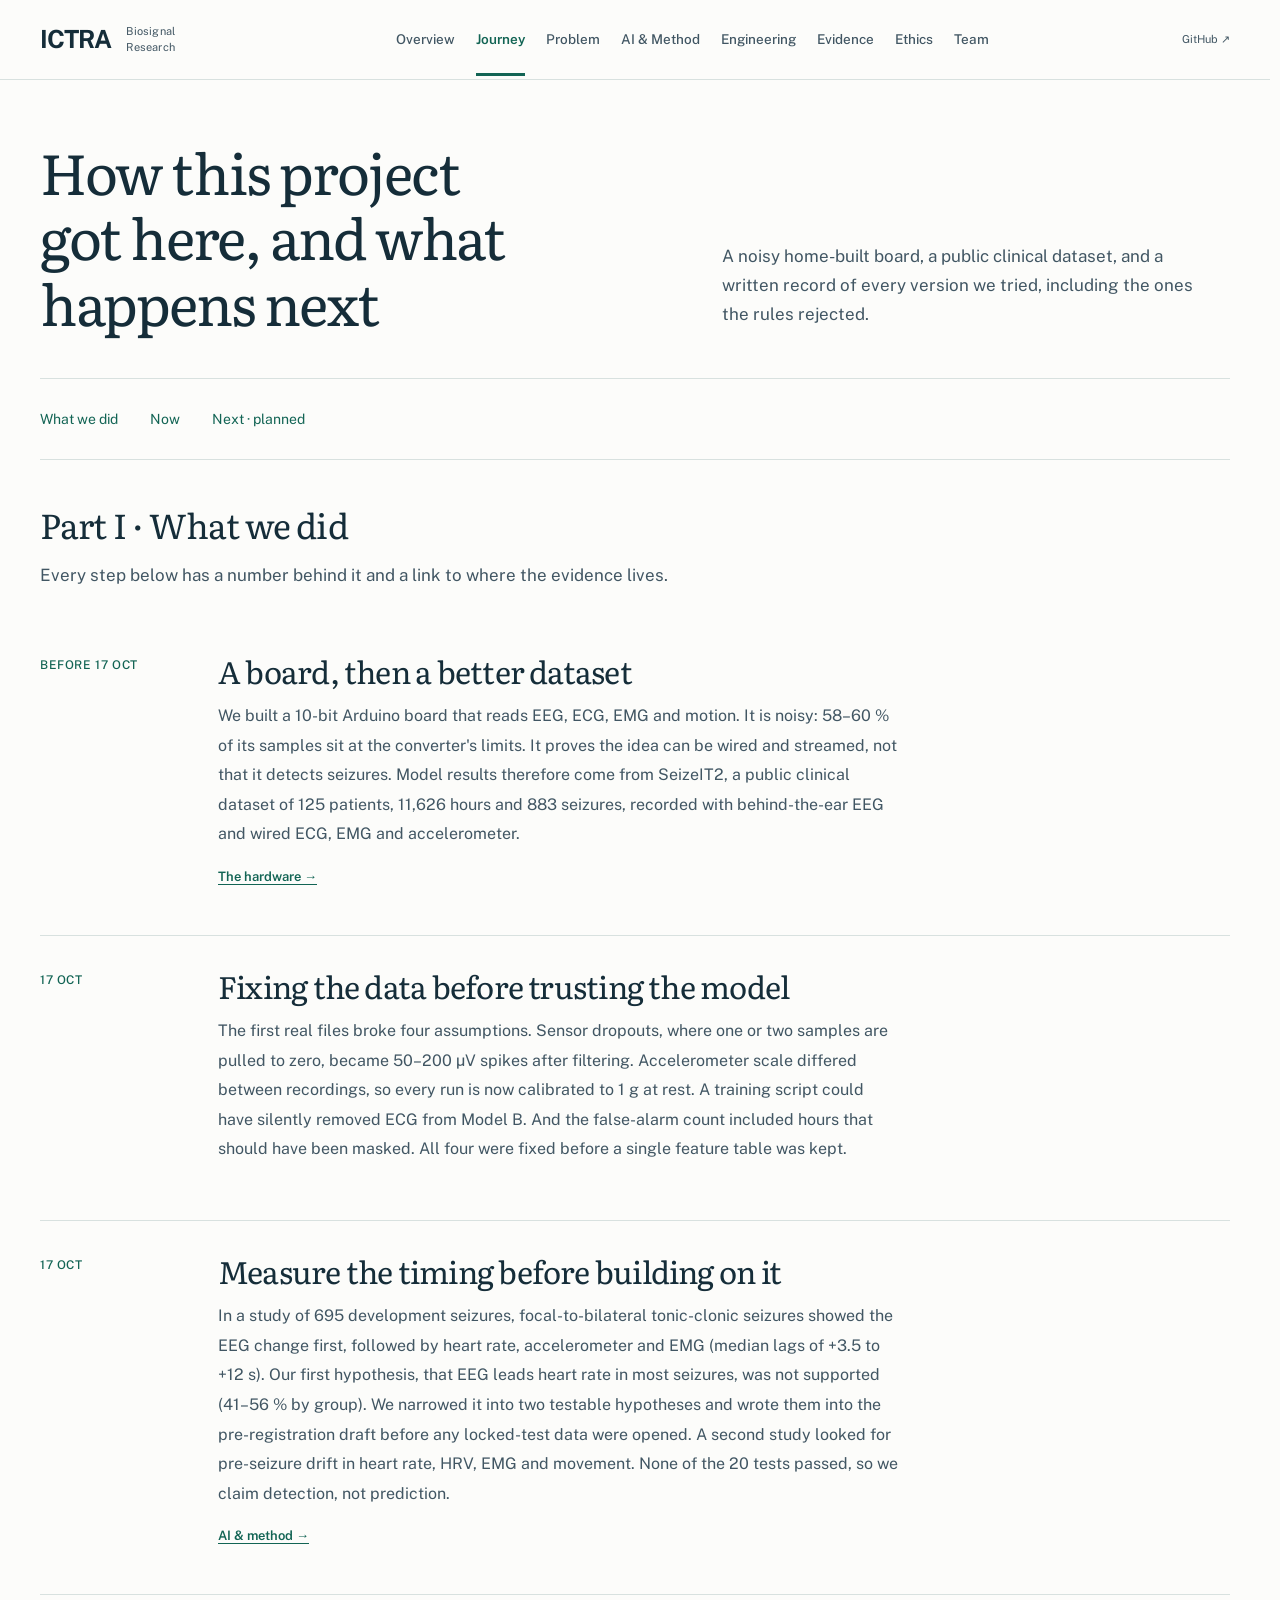
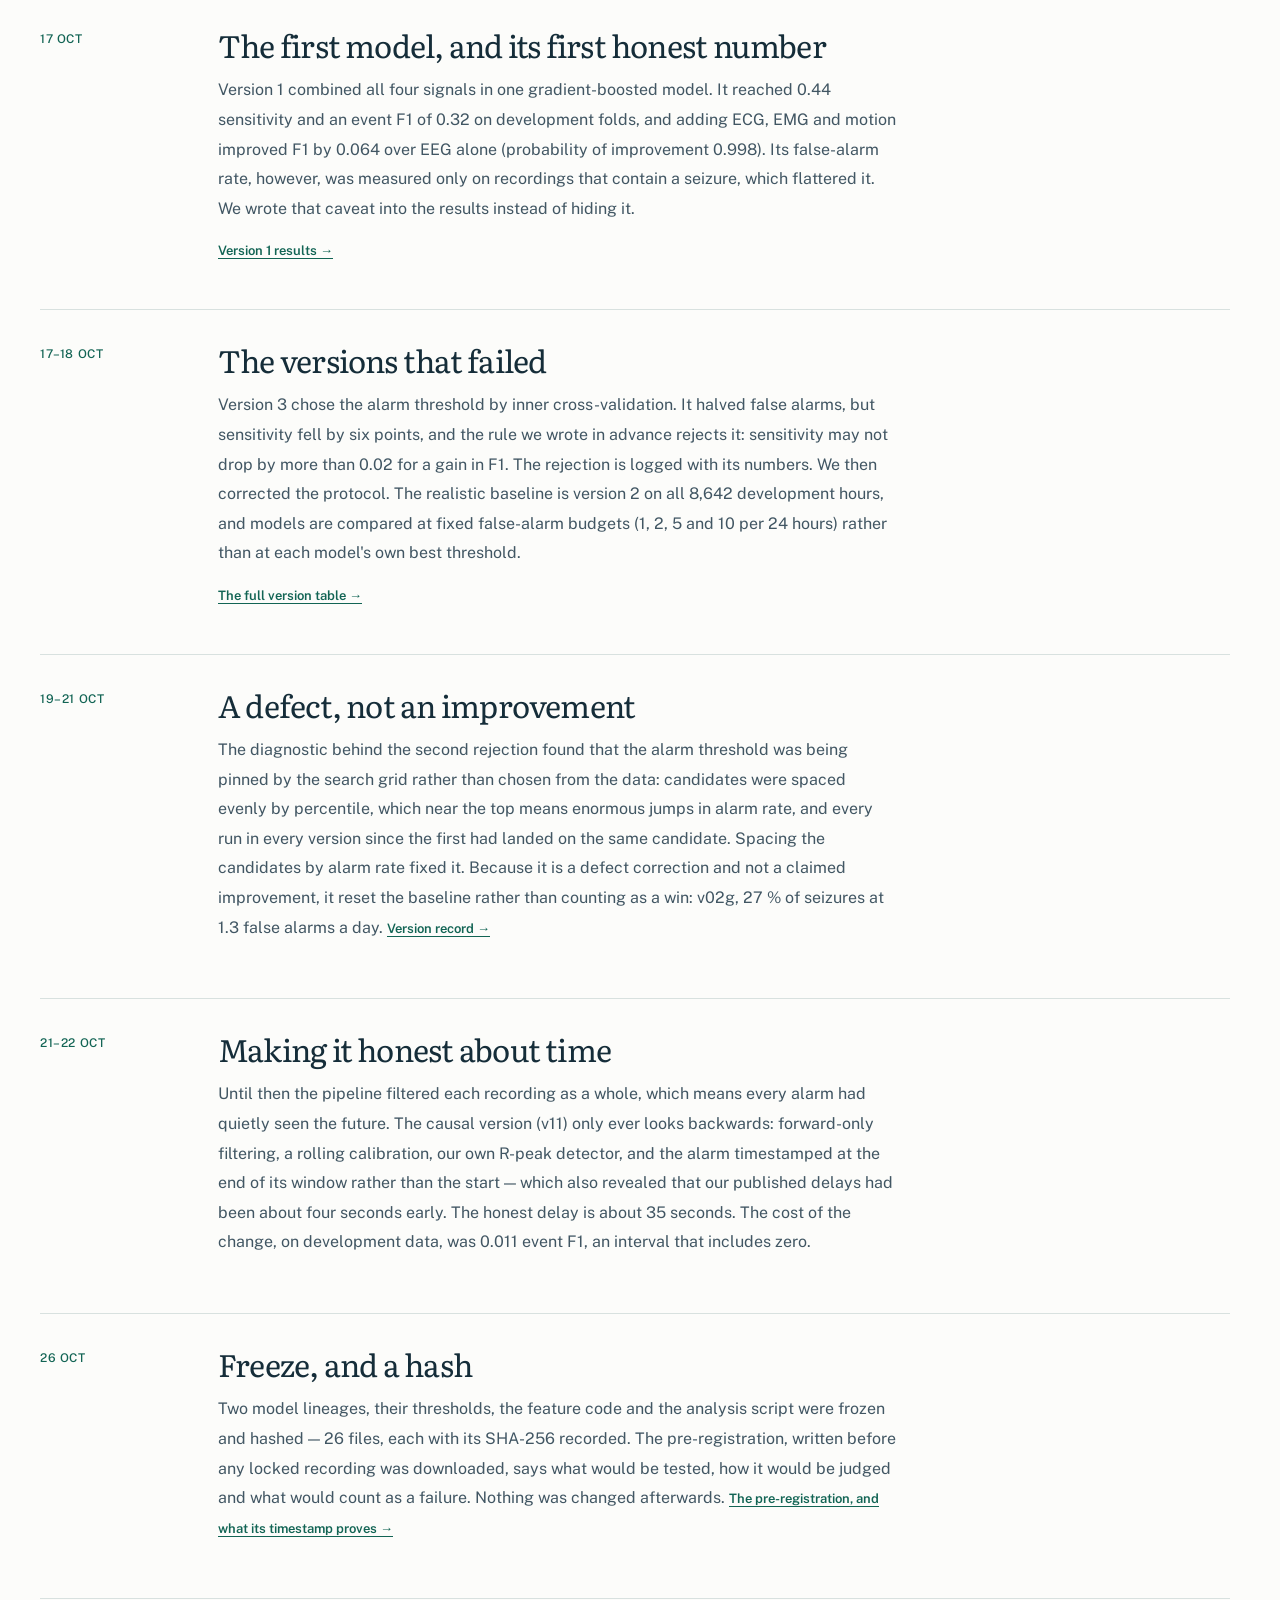
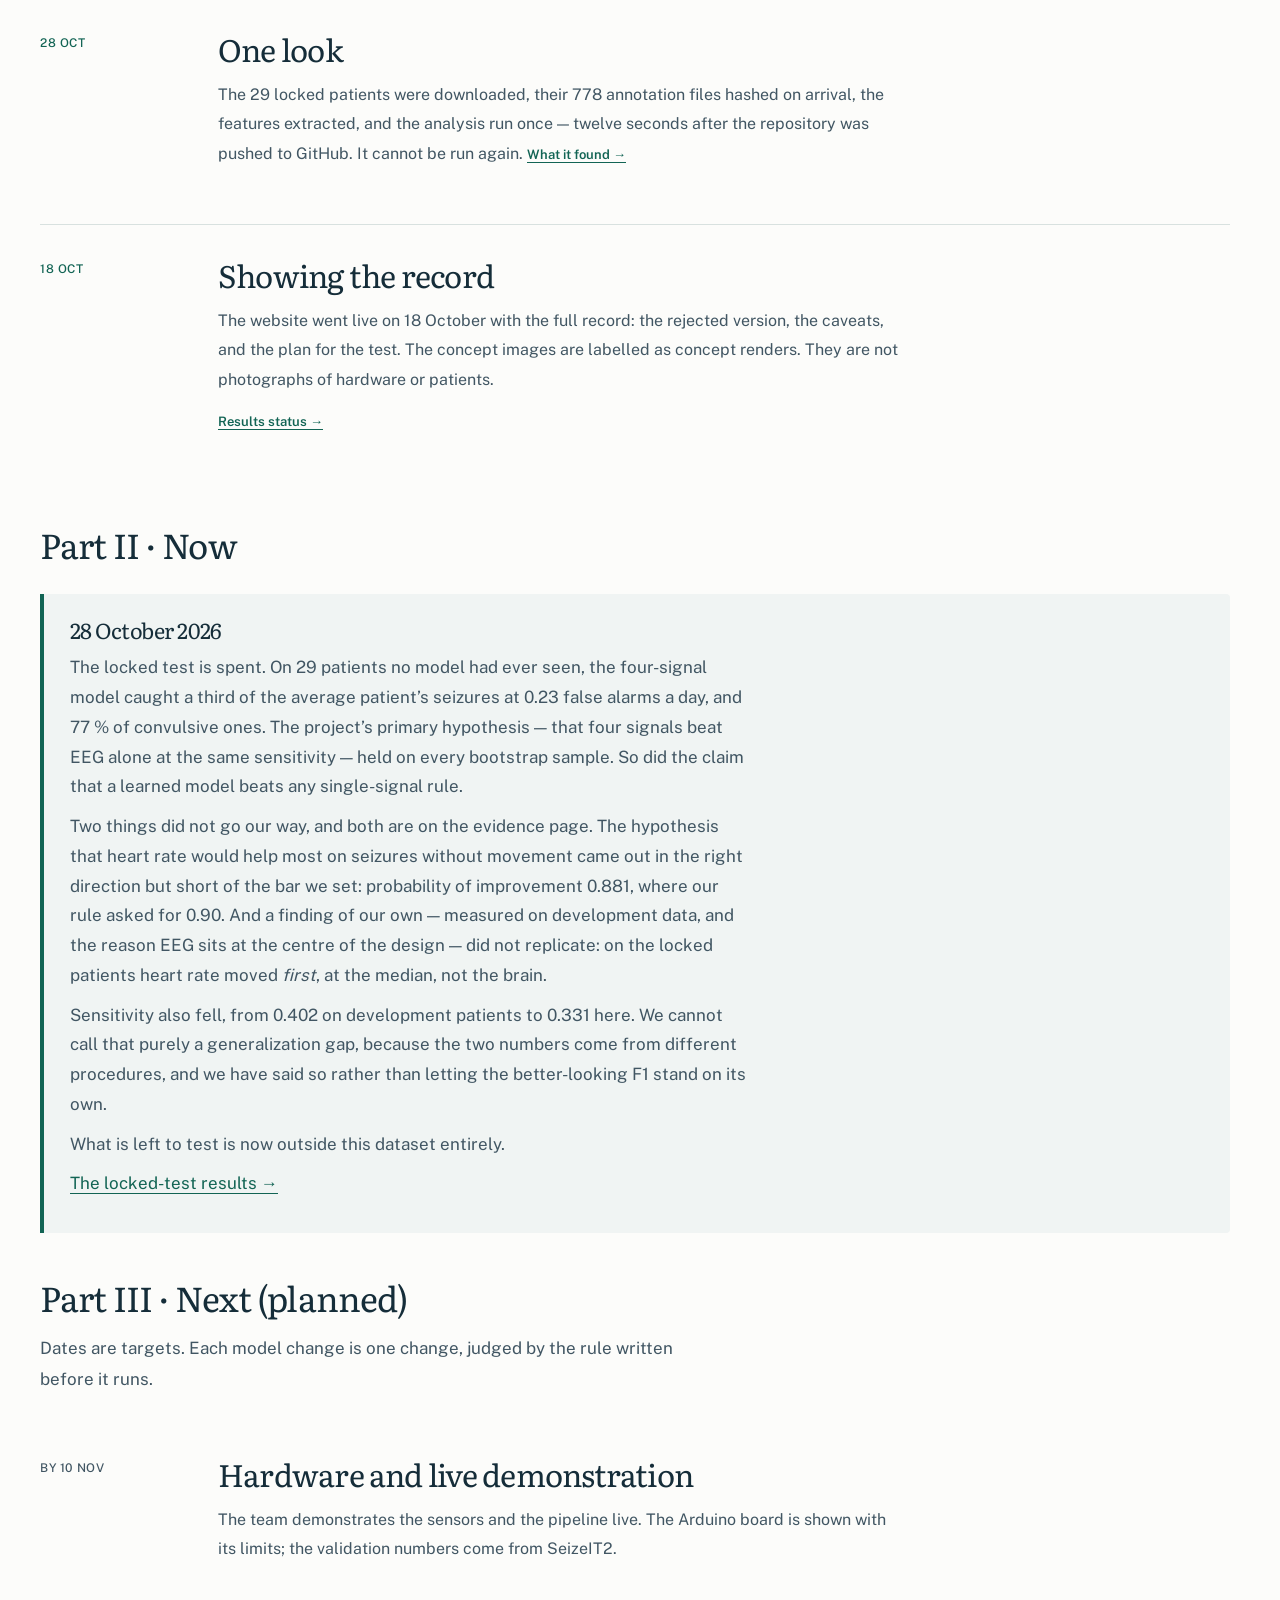
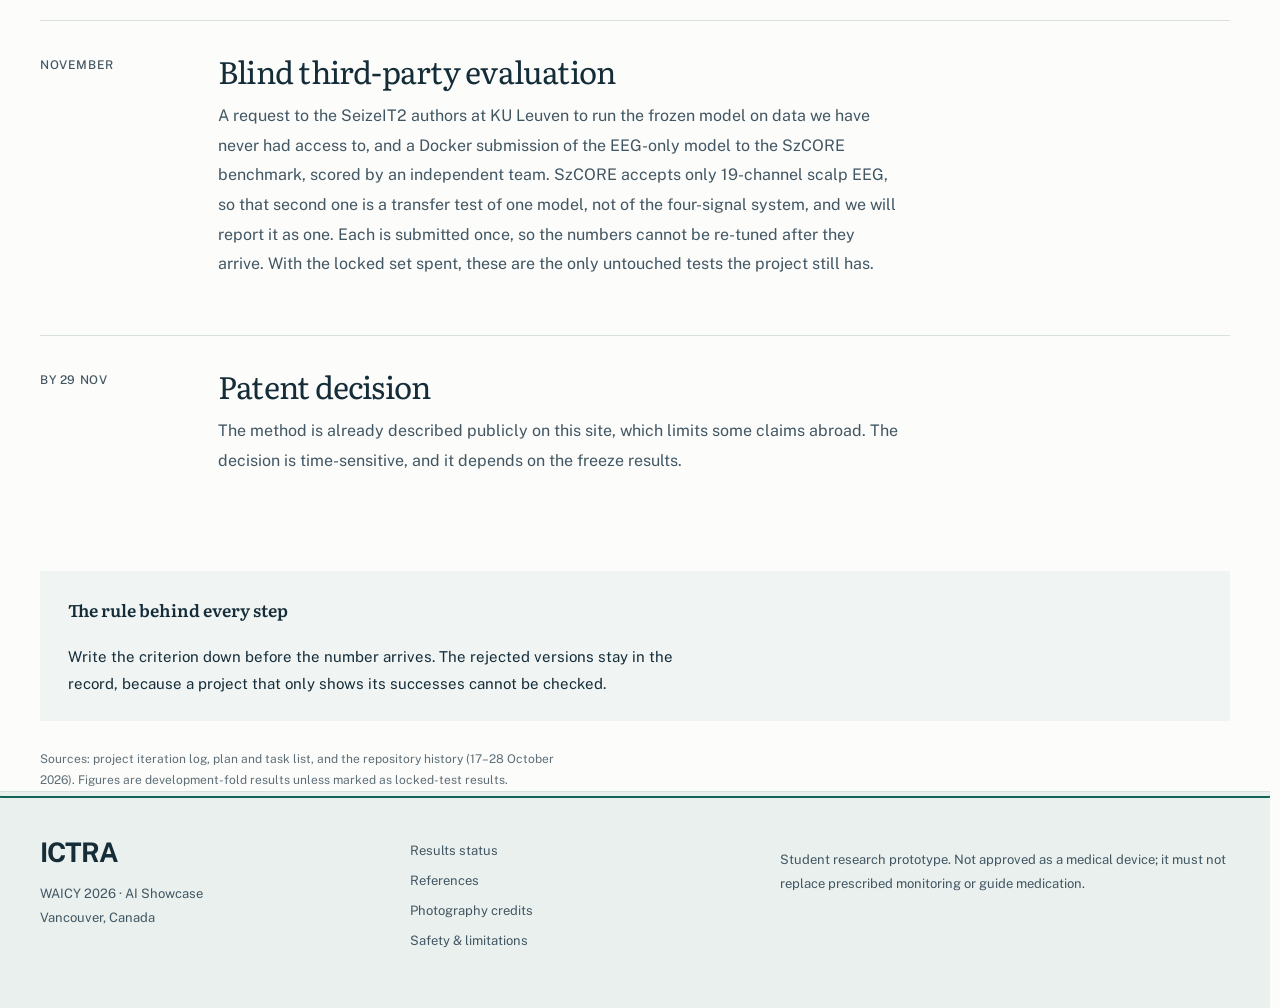
<file: journey.html>
<!doctype html><html lang="en" data-theme="light"><head><meta charset="utf-8"><meta name="viewport" content="width=device-width,initial-scale=1"><title>Journey | ICTRA Research</title><meta name="description" content="How ICTRA went from a noisy home-built board and a public dataset toward a frozen model and a blind test, including the versions the rules rejected."><link rel="stylesheet" href="source.css"><link rel="stylesheet" href="research-layout.css?v=20261018d"><link rel="preload" href="assets/fonts/public-sans-regular.ttf" as="font" type="font/ttf" crossorigin><link rel="preload" href="assets/fonts/literata-regular.ttf" as="font" type="font/ttf" crossorigin><link rel="stylesheet" href="ictra-editorial.css?v=20261107-polish"><link rel="stylesheet" href="ui-components.css?v=20261018-components2"><link rel="stylesheet" href="site-entrance.css?v=20261018-entry2"><meta name="theme-color" content="#0d6c86"><style>
.jy-part{margin-top:44px}
.jy-timeline{list-style:none;margin:0;padding:0}
.jy-step{display:grid;grid-template-columns:150px minmax(0,1fr);gap:28px;padding:30px 0;border-bottom:1px solid var(--line)}
.jy-step:last-child{border-bottom:0}
.jy-when{font-size:12px;letter-spacing:.05em;text-transform:uppercase;color:var(--accent);font-weight:600;padding-top:5px;line-height:1.5}
.jy-body h2{font-size:1.35rem;margin-bottom:10px}
.jy-body p{color:var(--ink-2);max-width:68ch;margin:0 0 12px}
.jy-body a{font-size:13px;font-weight:600}
.jy-now{background:var(--surface-2);border-left:4px solid var(--accent);border-radius:0 var(--radius) var(--radius) 0;padding:24px 26px;margin-top:8px}
.jy-now h2{font-size:1.35rem;margin-bottom:10px}
.jy-now p{color:var(--ink-2);max-width:68ch;margin:0 0 10px}
.jy-next .jy-when{color:var(--ink-2)}
.jy-close{margin-top:40px}
.jy-sources{font-size:12px;color:var(--muted);margin-top:28px;max-width:75ch}
@media(max-width:700px){.jy-step{grid-template-columns:1fr;gap:8px;padding:24px 0}.jy-now{padding:20px}}
</style></head><body><script defer src="site-entrance.js?v=20261018-entry2"></script><a class="skip-link" href="#main">Skip to content</a><header class="site-header"><div class="site-wrap masthead"><a href="index.html" class="site-brand">ICTRA<span>Biosignal Research</span></a><a class="repo-link" href="https://github.com/Allenzhouyujia/ictra" target="_blank" rel="noopener">GitHub ↗</a><button class="menu-toggle" aria-expanded="false" aria-controls="primary-nav">Menu</button></div><nav id="primary-nav" class="primary-nav" aria-label="Main navigation"><div class="site-wrap"><a href="index.html">Overview</a><a href="journey.html" aria-current="page">Journey</a><a href="background.html">Problem</a><a href="science.html">AI & Method</a><a href="system.html">Engineering</a><a href="evidence.html">Evidence</a><a href="safety.html">Ethics</a><a href="team.html">Team</a></div></nav></header><main id="main">

<div class="site-wrap page-heading"><div class="breadcrumb"><a href="index.html">ICTRA</a> / Journey</div><span class="rubric-tag">Story · from first data to the frozen model</span><h1>How this project got here, and what happens next</h1><p>A noisy home-built board, a public clinical dataset, and a written record of every version we tried, including the ones the rules rejected.</p></div>

<nav class="site-wrap journey-jump" aria-label="Project journey sections"><a href="#part1">What we did</a><a href="#part2">Now</a><a href="#part3">Next · planned</a></nav>
<section class="site-wrap jy-part" aria-labelledby="part1">
<div class="sec-head"><h2 id="part1">Part I · What we did</h2><p class="lead">Every step below has a number behind it and a link to where the evidence lives.</p></div>
<ol class="jy-timeline">

<li class="jy-step"><div class="jy-when">Before 17 Oct</div><div class="jy-body"><h2>A board, then a better dataset</h2><p>We built a 10-bit Arduino board that reads EEG, ECG, EMG and motion. It is noisy: 58–60 % of its samples sit at the converter's limits. It proves the idea can be wired and streamed, not that it detects seizures. Model results therefore come from SeizeIT2, a public clinical dataset of 125 patients, 11,626 hours and 883 seizures, recorded with behind-the-ear EEG and wired ECG, EMG and accelerometer.</p><a href="system.html#hardware">The hardware →</a></div></li>

<li class="jy-step"><div class="jy-when">17 Oct</div><div class="jy-body"><h2>Fixing the data before trusting the model</h2><p>The first real files broke four assumptions. Sensor dropouts, where one or two samples are pulled to zero, became 50–200 µV spikes after filtering. Accelerometer scale differed between recordings, so every run is now calibrated to 1 g at rest. A training script could have silently removed ECG from Model B. And the false-alarm count included hours that should have been masked. All four were fixed before a single feature table was kept.</p></div></li>

<li class="jy-step"><div class="jy-when">17 Oct</div><div class="jy-body"><h2>Measure the timing before building on it</h2><p>In a study of 695 development seizures, focal-to-bilateral tonic-clonic seizures showed the EEG change first, followed by heart rate, accelerometer and EMG (median lags of +3.5 to +12 s). Our first hypothesis, that EEG leads heart rate in most seizures, was not supported (41–56 % by group). We narrowed it into two testable hypotheses and wrote them into the pre-registration draft before any locked-test data were opened. A second study looked for pre-seizure drift in heart rate, HRV, EMG and movement. None of the 20 tests passed, so we claim detection, not prediction.</p><a href="science.html#ai">AI &amp; method →</a></div></li>

<li class="jy-step"><div class="jy-when">17 Oct</div><div class="jy-body"><h2>The first model, and its first honest number</h2><p>Version 1 combined all four signals in one gradient-boosted model. It reached 0.44 sensitivity and an event F1 of 0.32 on development folds, and adding ECG, EMG and motion improved F1 by 0.064 over EEG alone (probability of improvement 0.998). Its false-alarm rate, however, was measured only on recordings that contain a seizure, which flattered it. We wrote that caveat into the results instead of hiding it.</p><a href="evidence.html#v01">Version 1 results →</a></div></li>

<li class="jy-step"><div class="jy-when">17–18 Oct</div><div class="jy-body"><h2>The versions that failed</h2><p>Version 3 chose the alarm threshold by inner cross-validation. It halved false alarms, but sensitivity fell by six points, and the rule we wrote in advance rejects it: sensitivity may not drop by more than 0.02 for a gain in F1. The rejection is logged with its numbers. We then corrected the protocol. The realistic baseline is version 2 on all 8,642 development hours, and models are compared at fixed false-alarm budgets (1, 2, 5 and 10 per 24 hours) rather than at each model's own best threshold.</p><a href="evidence.html#evolution">The full version table →</a></div></li>

<li class="jy-step"><div class="jy-when">19–21 Oct</div><div class="jy-body"><h2>A defect, not an improvement</h2><p>The diagnostic behind the second rejection found that the alarm threshold was being pinned by the search grid rather than chosen from the data: candidates were spaced evenly by percentile, which near the top means enormous jumps in alarm rate, and every run in every version since the first had landed on the same candidate. Spacing the candidates by alarm rate fixed it. Because it is a defect correction and not a claimed improvement, it reset the baseline rather than counting as a win: v02g, 27 % of seizures at 1.3 false alarms a day. <a href="evidence.html#evolution">Version record →</a></p></div></li>

<li class="jy-step"><div class="jy-when">21–22 Oct</div><div class="jy-body"><h2>Making it honest about time</h2><p>Until then the pipeline filtered each recording as a whole, which means every alarm had quietly seen the future. The causal version (v11) only ever looks backwards: forward-only filtering, a rolling calibration, our own R-peak detector, and the alarm timestamped at the end of its window rather than the start — which also revealed that our published delays had been about four seconds early. The honest delay is about 35 seconds. The cost of the change, on development data, was 0.011 event F1, an interval that includes zero.</p></div></li>

<li class="jy-step"><div class="jy-when">26 Oct</div><div class="jy-body"><h2>Freeze, and a hash</h2><p>Two model lineages, their thresholds, the feature code and the analysis script were frozen and hashed — 26 files, each with its SHA-256 recorded. The pre-registration, written before any locked recording was downloaded, says what would be tested, how it would be judged and what would count as a failure. Nothing was changed afterwards. <a href="evidence.html#prereg">The pre-registration, and what its timestamp proves →</a></p></div></li>

<li class="jy-step"><div class="jy-when">28 Oct</div><div class="jy-body"><h2>One look</h2><p>The 29 locked patients were downloaded, their 778 annotation files hashed on arrival, the features extracted, and the analysis run once — twelve seconds after the repository was pushed to GitHub. It cannot be run again. <a href="evidence.html#locked">What it found →</a></p></div></li>

<li class="jy-step"><div class="jy-when">18 Oct</div><div class="jy-body"><h2>Showing the record</h2><p>The website went live on 18 October with the full record: the rejected version, the caveats, and the plan for the test. The concept images are labelled as concept renders. They are not photographs of hardware or patients.</p><a href="evidence.html#results">Results status →</a></div></li>

</ol>
</section>

<section class="site-wrap jy-part" aria-labelledby="part2">
<div class="sec-head"><h2 id="part2">Part II · Now</h2></div>
<div class="jy-now"><h2>28 October 2026</h2><p>The locked test is spent. On 29 patients no model had ever seen, the four-signal model caught a third of the average patient’s seizures at 0.23 false alarms a day, and 77 % of convulsive ones. The project’s primary hypothesis — that four signals beat EEG alone at the same sensitivity — held on every bootstrap sample. So did the claim that a learned model beats any single-signal rule.</p><p>Two things did not go our way, and both are on the evidence page. The hypothesis that heart rate would help most on seizures without movement came out in the right direction but short of the bar we set: probability of improvement 0.881, where our rule asked for 0.90. And a finding of our own — measured on development data, and the reason EEG sits at the centre of the design — did not replicate: on the locked patients heart rate moved <em>first</em>, at the median, not the brain.</p><p>Sensitivity also fell, from 0.402 on development patients to 0.331 here. We cannot call that purely a generalization gap, because the two numbers come from different procedures, and we have said so rather than letting the better-looking F1 stand on its own.</p><p>What is left to test is now outside this dataset entirely.</p><p class="jy-now-links"><a href="evidence.html#locked">The locked-test results →</a></p></div>
</section>

<section class="site-wrap jy-part" aria-labelledby="part3">
<div class="sec-head"><h2 id="part3">Part III · Next (planned)</h2><p class="lead">Dates are targets. Each model change is one change, judged by the rule written before it runs.</p></div>
<ol class="jy-timeline">

<li class="jy-step jy-next"><div class="jy-when">By 10 Nov</div><div class="jy-body"><h2>Hardware and live demonstration</h2><p>The team demonstrates the sensors and the pipeline live. The Arduino board is shown with its limits; the validation numbers come from SeizeIT2.</p></div></li>

<li class="jy-step jy-next"><div class="jy-when">November</div><div class="jy-body"><h2>Blind third-party evaluation</h2><p>A request to the SeizeIT2 authors at KU Leuven to run the frozen model on data we have never had access to, and a Docker submission of the EEG-only model to the SzCORE benchmark, scored by an independent team. SzCORE accepts only 19-channel scalp EEG, so that second one is a transfer test of one model, not of the four-signal system, and we will report it as one. Each is submitted once, so the numbers cannot be re-tuned after they arrive. With the locked set spent, these are the only untouched tests the project still has.</p></div></li>

<li class="jy-step jy-next"><div class="jy-when">By 29 Nov</div><div class="jy-body"><h2>Patent decision</h2><p>The method is already described publicly on this site, which limits some claims abroad. The decision is time-sensitive, and it depends on the freeze results.</p></div></li>

</ol>
</section>

<section class="site-wrap jy-close" aria-label="The rule behind every step">
<div class="callout"><b>The rule behind every step</b><p>Write the criterion down before the number arrives. The rejected versions stay in the record, because a project that only shows its successes cannot be checked.</p></div>
<p class="jy-sources">Sources: project iteration log, plan and task list, and the repository history (17–28 October 2026). Figures are development-fold results unless marked as locked-test results.</p>
</section>

</main><footer class="site-footer"><div class="site-wrap"><div><b>ICTRA</b><p>WAICY 2026 · AI Showcase<br>Vancouver, Canada</p></div><div><a href="evidence.html#results">Results status</a><a href="evidence.html#references">References</a><a href="evidence.html#image-credits">Photography credits</a><a href="safety.html">Safety & limitations</a></div><p>Student research prototype. Not approved as a medical device; it must not replace prescribed monitoring or guide medication.</p></div></footer><script src="navigation.js?v=20261107-polish"></script><script src="ui-components.js?v=20261018-components2"></script></body></html>
</file>
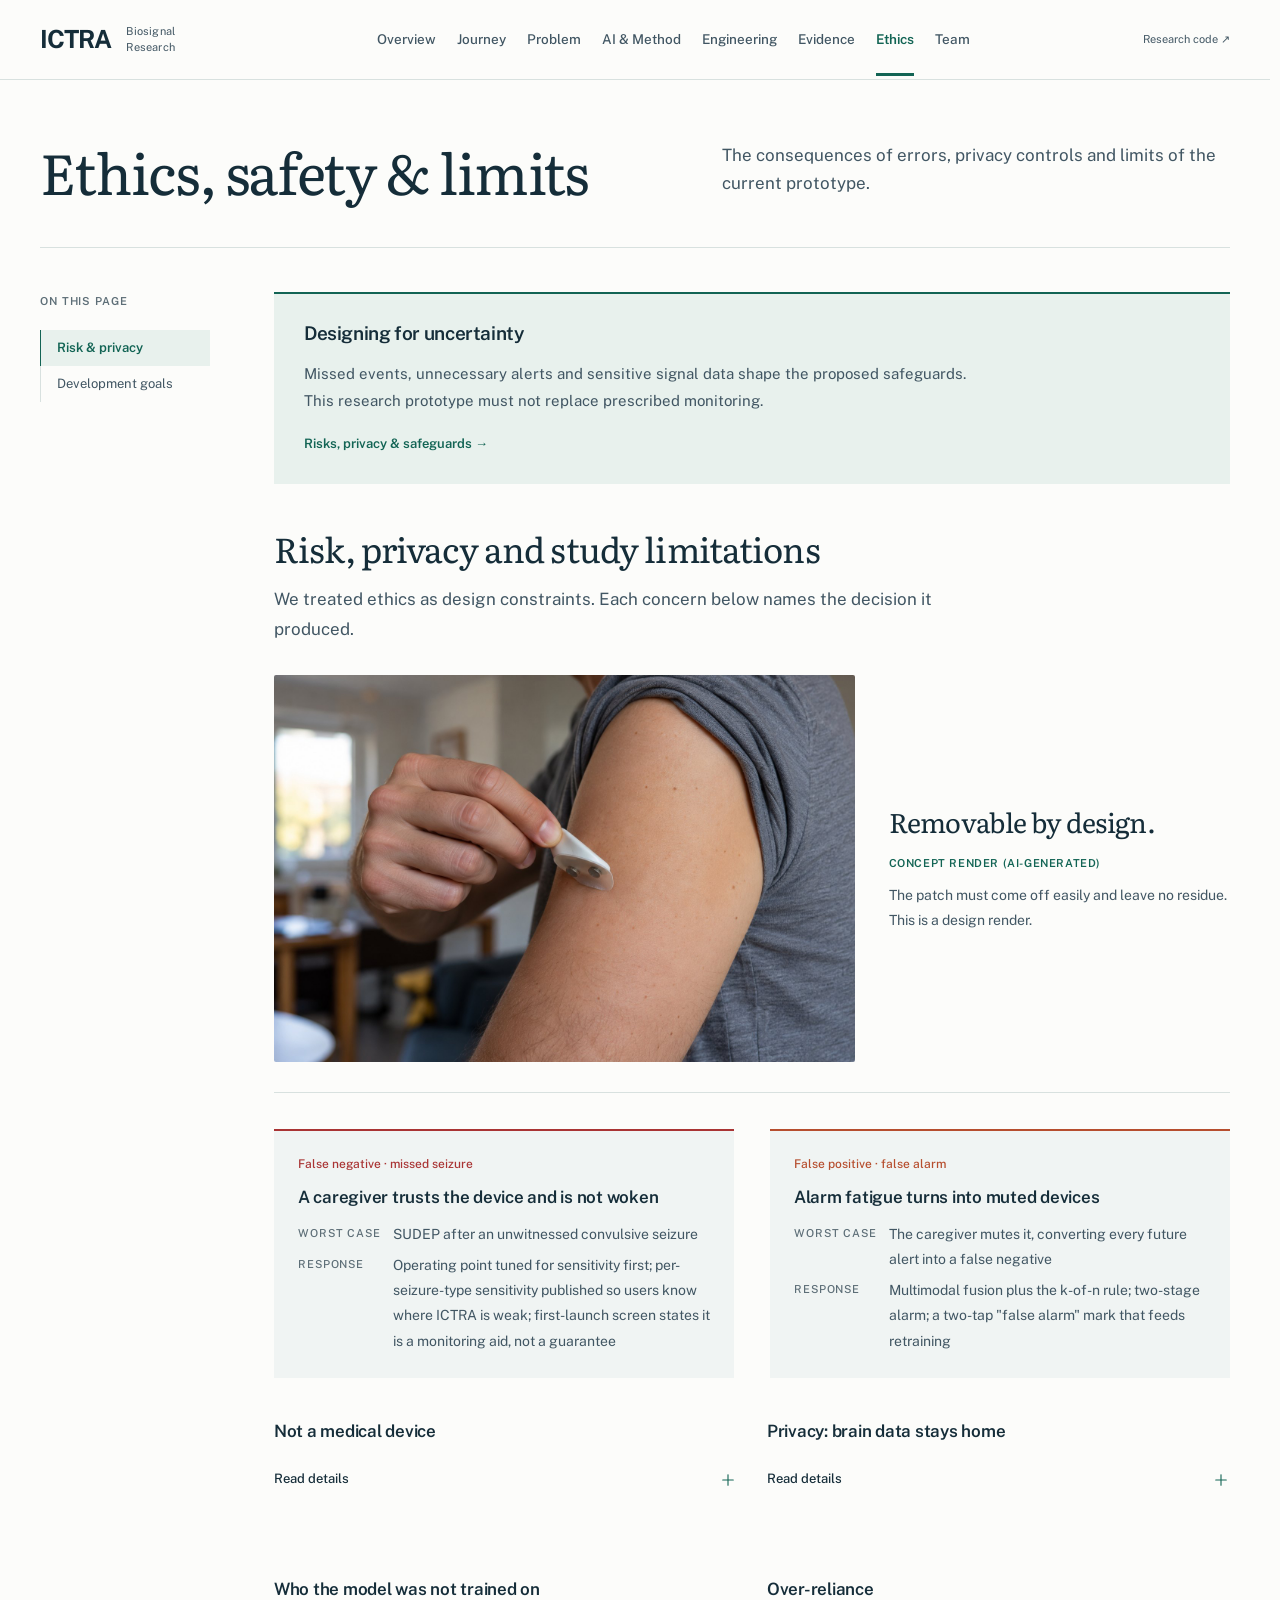
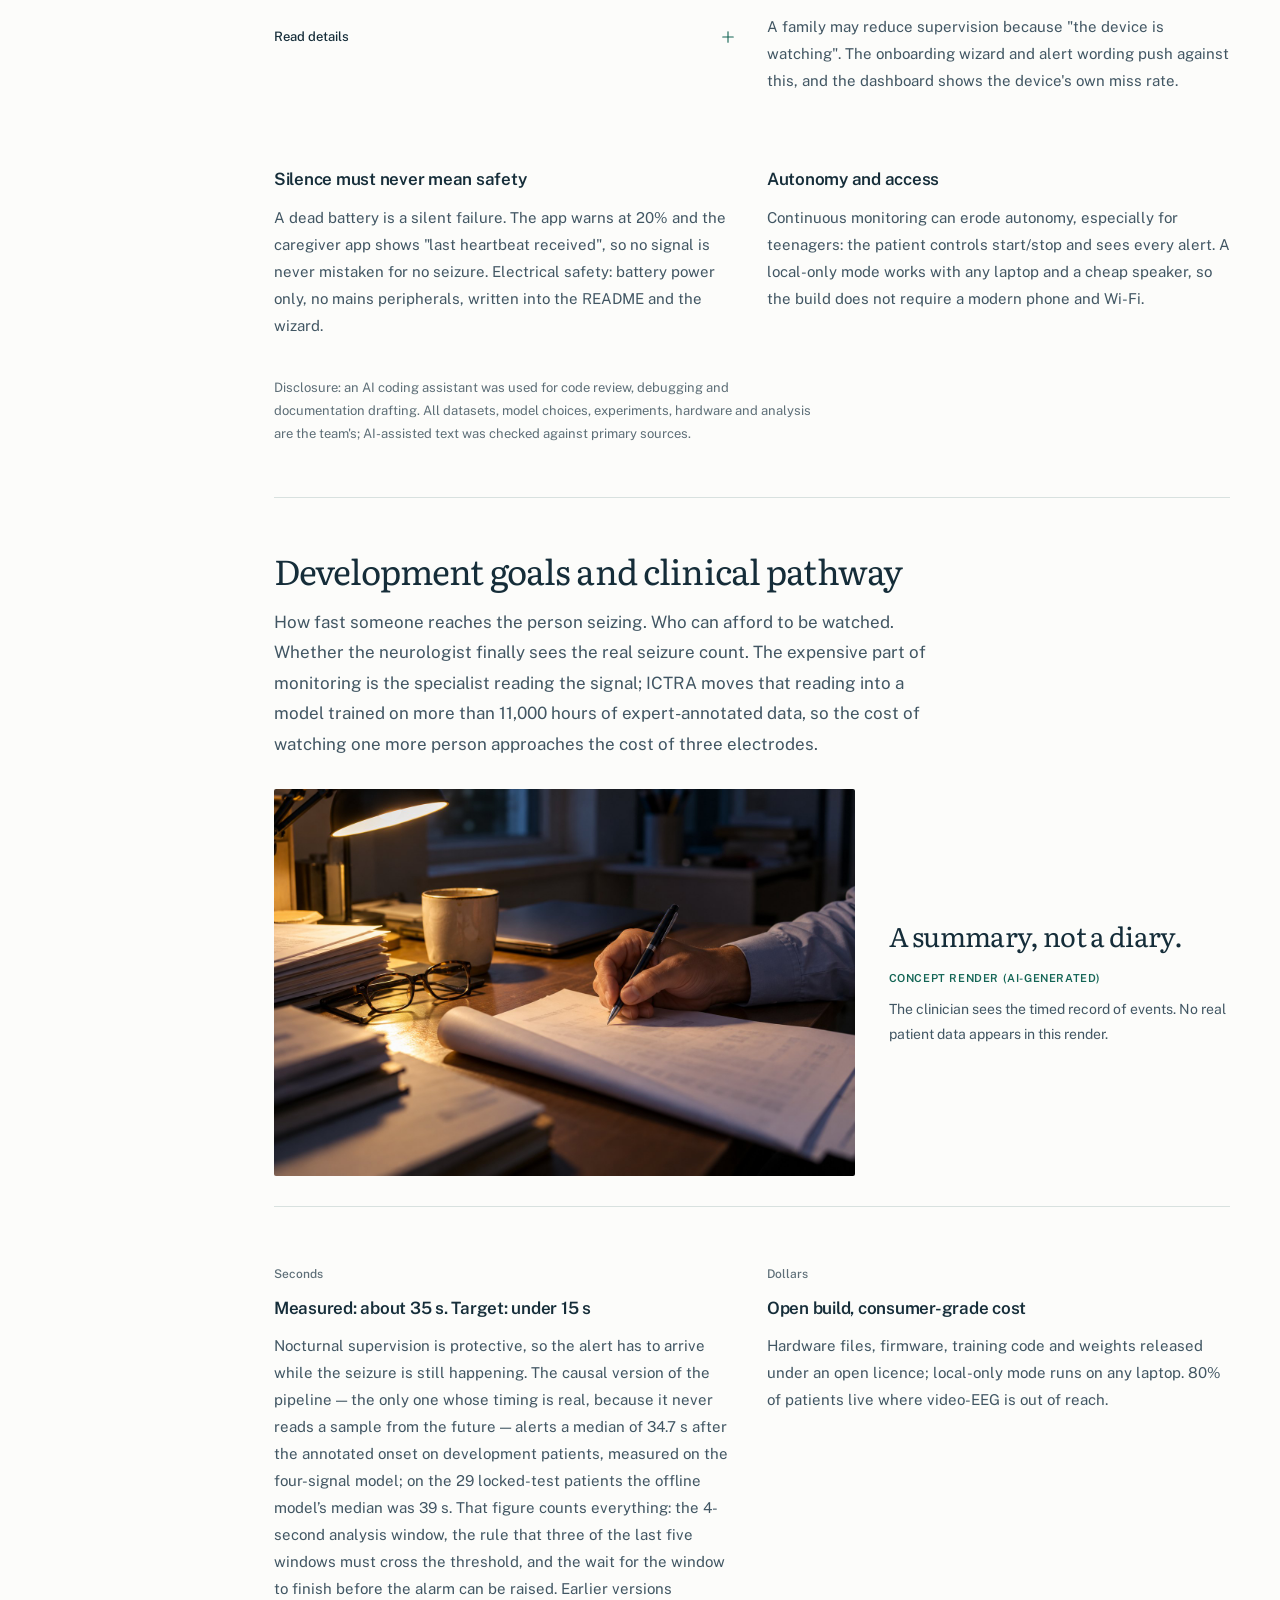
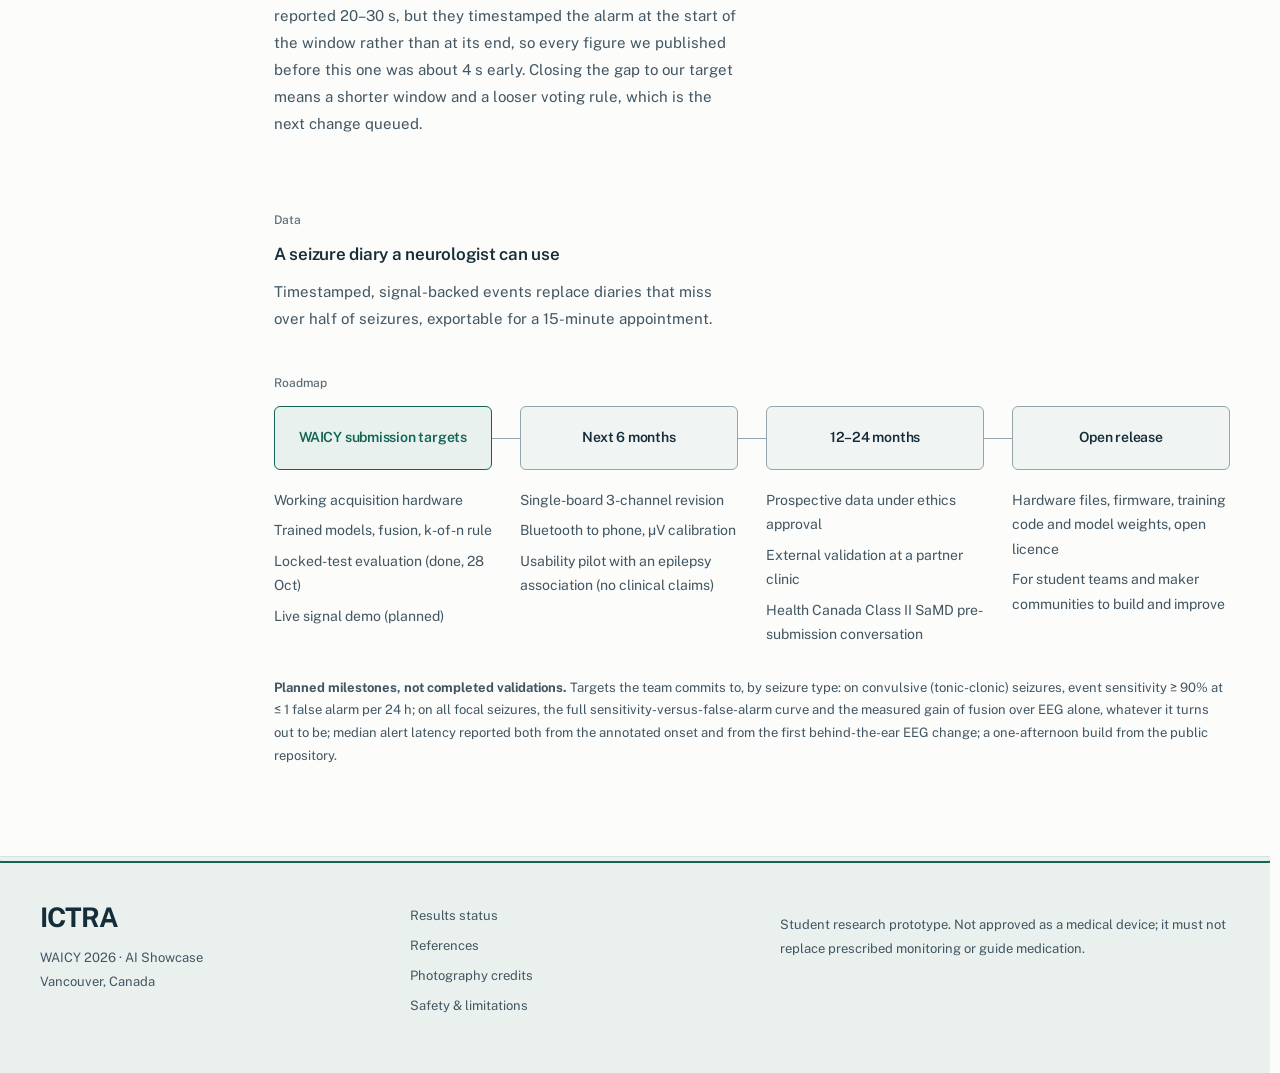
<file: safety.html>
<!doctype html><html lang="en" data-theme="light"><head><meta charset="utf-8"><meta name="viewport" content="width=device-width,initial-scale=1"><title>Safety | ICTRA Research</title><meta name="description" content="The consequences of errors, privacy controls and limits of the current prototype."><link rel="stylesheet" href="source.css"><link rel="stylesheet" href="research-layout.css?v=20261018d"><link rel="preload" href="assets/fonts/public-sans-regular.ttf" as="font" type="font/ttf" crossorigin><link rel="preload" href="assets/fonts/literata-regular.ttf" as="font" type="font/ttf" crossorigin><link rel="stylesheet" href="ictra-editorial.css?v=20261107-polish"><link rel="stylesheet" href="ui-components.css?v=20261018-components2"><link rel="stylesheet" href="site-entrance.css?v=20261018-entry2"><link rel="icon" href="data:image/svg+xml,%3Csvg xmlns=%27http://www.w3.org/2000/svg%27 viewBox=%270 0 32 32%27%3E%3Crect width=%2732%27 height=%2732%27 rx=%276%27 fill=%27%230d6c86%27/%3E%3Cpolyline points=%274,18 9,18 12,10 15,24 18,14 21,18 28,18%27 fill=%27none%27 stroke=%27%23fff%27 stroke-width=%272.4%27 stroke-linejoin=%27round%27 stroke-linecap=%27round%27/%3E%3C/svg%3E"><meta name="theme-color" content="#0d6c86"><meta property="og:title" content="Safety | ICTRA Research"><meta property="og:description" content="The consequences of errors, privacy controls and limits of the current prototype."><meta property="og:type" content="website"></head><body><script defer src="site-entrance.js?v=20261018-entry2"></script><a class="skip-link" href="#main">Skip to content</a><header class="site-header"><div class="site-wrap masthead"><a href="index.html" class="site-brand">ICTRA<span>Biosignal Research</span></a><a class="repo-link" href="https://github.com/AICAllenZhou/ictra-research" target="_blank" rel="noopener">Research code ↗</a><button class="menu-toggle" aria-expanded="false" aria-controls="primary-nav">Menu</button></div><nav id="primary-nav" class="primary-nav" aria-label="Main navigation"><div class="site-wrap"><a href="index.html">Overview</a><a href="journey.html">Journey</a><a href="background.html">Problem</a><a href="science.html">AI & Method</a><a href="system.html">Engineering</a><a href="evidence.html">Evidence</a><a href="safety.html" aria-current="page">Ethics</a><a href="team.html">Team</a></div></nav></header><main id="main"><div class="site-wrap page-heading"><div class="breadcrumb"><a href="index.html">ICTRA</a> / Safety</div><span class="rubric-tag">Ethics &amp; limitations</span><h1>Ethics, safety &amp; limits</h1><p>The consequences of errors, privacy controls and limits of the current prototype.</p></div><div class="site-wrap document-layout"><aside class="contents"><nav aria-label="On this page"><p>On this page</p><a href="#ethics">Risk & privacy</a><a href="#impact">Development goals</a></nav></aside><div class="document-content"><aside class="page-brief"><h2>Designing for uncertainty</h2><p>Missed events, unnecessary alerts and sensitive signal data shape the proposed safeguards. This research prototype must not replace prescribed monitoring.</p><a href="safety.html#ethics">Risks, privacy & safeguards →</a></aside><section class="research-section" id="ethics"><div class="wrap">
<div class="sec-head">

<h2>Risk, privacy and study limitations</h2>
<p class="lead">We treated ethics as design constraints. Each concern below names the decision it produced.</p>
</div><div class="shots"><figure class="context-photo"><img alt="Concept render: a patch being peeled off the skin at the end of a wear period." height="1024" loading="eager" src="assets/web/concept/p7-patch-peel.jpg" width="1536"/><figcaption><strong>Removable by design.</strong> <span class="render-tag">Concept render (AI-generated)</span> The patch must come off easily and leave no residue. This is a design render.</figcaption></figure></div>
<div class="err">
<div class="card"><div class="figure-label" style="color:var(--alert)">False negative · missed seizure</div><h3>A caregiver trusts the device and is not woken</h3><dl><dt>Worst case</dt><dd>SUDEP after an unwitnessed convulsive seizure</dd><dt>Response</dt><dd>Operating point tuned for sensitivity first; per-seizure-type sensitivity published so users know where ICTRA is weak; first-launch screen states it is a monitoring aid, not a guarantee</dd></dl></div>
<div class="card fp"><div class="figure-label" style="color:var(--ecg)">False positive · false alarm</div><h3>Alarm fatigue turns into muted devices</h3><dl><dt>Worst case</dt><dd>The caregiver mutes it, converting every future alert into a false negative</dd><dt>Response</dt><dd>Multimodal fusion plus the k-of-n rule; two-stage alarm; a two-tap "false alarm" mark that feeds retraining</dd></dl></div>
</div>
<div class="grid g3" style="margin-top:20px">
<div class="card"><h3>Not a medical device</h3><details class="explanation"><summary>Read details</summary><p>ICTRA is a student research prototype, not approved by Health Canada, the FDA or any regulator. It must not change medication or replace prescribed monitoring. The pathway to a real product runs through prospective clinical validation and a Class II software-as-a-medical-device submission, described in Impact rather than pretended done.</p></details></div>
<div class="card"><h3>Privacy: brain data stays home</h3><details class="explanation"><summary>Read details</summary><p>Training data is public and de-identified. Live data stays on the user's machine (BioSignal Studio runs on 127.0.0.1); the alert carries a timestamp and a 60 s snapshot, never continuous raw EEG. Rolling buffers are deleted by default because EEG can reveal sleep, attention and mood.</p></details></div>
<div class="card"><h3>Who the model was not trained on</h3><details class="explanation"><summary>Read details</summary><p>SeizeIT2 is mostly adults with focal epilepsy from five European hospital units; only one centre enrolled children. Performance on infants with spasms, on generalized epilepsies, at home, and on skin and hair types that affect electrode contact is unproven. We report by seizure type and dataset so the limits are visible, including the share of seizures the behind-the-ear EEG never shows at all.</p></details></div>
<div class="card"><h3>Over-reliance</h3><p>A family may reduce supervision because "the device is watching". The onboarding wizard and alert wording push against this, and the dashboard shows the device's own miss rate.</p></div>
<div class="card"><h3>Silence must never mean safety</h3><p>A dead battery is a silent failure. The app warns at 20% and the caregiver app shows "last heartbeat received", so no signal is never mistaken for no seizure. Electrical safety: battery power only, no mains peripherals, written into the README and the wizard.</p></div>
<div class="card"><h3>Autonomy and access</h3><p>Continuous monitoring can erode autonomy, especially for teenagers: the patient controls start/stop and sees every alert. A local-only mode works with any laptop and a cheap speaker, so the build does not require a modern phone and Wi-Fi.</p></div>
</div>
<p class="small muted" style="margin-top:16px">Disclosure: an AI coding assistant was used for code review, debugging and documentation drafting. All datasets, model choices, experiments, hardware and analysis are the team's; AI-assisted text was checked against primary sources.</p>
</div></section><section class="research-section" id="impact"><div class="wrap">
<div class="sec-head">

<h2>Development goals and clinical pathway</h2>
<p class="lead">How fast someone reaches the person seizing. Who can afford to be watched. Whether the neurologist finally sees the real seizure count. The expensive part of monitoring is the specialist reading the signal; ICTRA moves that reading into a model trained on more than 11,000 hours of expert-annotated data, so the cost of watching one more person approaches the cost of three electrodes.</p>
</div><div class="shots"><figure class="context-photo"><img alt="Concept render: a clinician reviewing a seizure summary on a desk. No patient data is shown." height="1024" loading="eager" src="assets/web/concept/p11-clinician-desk-review.jpg" width="1536"/><figcaption><strong>A summary, not a diary.</strong> <span class="render-tag">Concept render (AI-generated)</span> The clinician sees the timed record of events. No real patient data appears in this render.</figcaption></figure></div>
<div class="grid g3" style="margin-bottom:20px">
<div class="card"><div class="figure-label">Seconds</div><h3>Measured: about 35 s. Target: under 15 s</h3><p>Nocturnal supervision is protective, so the alert has to arrive while the seizure is still happening. The causal version of the pipeline — the only one whose timing is real, because it never reads a sample from the future — alerts a median of 34.7 s after the annotated onset on development patients, measured on the four-signal model; on the 29 locked-test patients the offline model’s median was 39 s. That figure counts everything: the 4-second analysis window, the rule that three of the last five windows must cross the threshold, and the wait for the window to finish before the alarm can be raised. Earlier versions reported 20–30 s, but they timestamped the alarm at the start of the window rather than at its end, so every figure we published before this one was about 4 s early. Closing the gap to our target means a shorter window and a looser voting rule, which is the next change queued.</p></div>
<div class="card"><div class="figure-label">Dollars</div><h3>Open build, consumer-grade cost</h3><p>Hardware files, firmware, training code and weights released under an open licence; local-only mode runs on any laptop. 80% of patients live where video-EEG is out of reach.</p></div>
<div class="card"><div class="figure-label">Data</div><h3>A seizure diary a neurologist can use</h3><p>Timestamped, signal-backed events replace diaries that miss over half of seizures, exportable for a 15-minute appointment.</p></div>
</div>
<figure>
<div class="figure-label">Roadmap</div>
<ol class="milestone-roadmap" aria-label="Planned development milestones">
<li><h3>WAICY submission targets</h3><ul><li>Working acquisition hardware</li><li>Trained models, fusion, k-of-n rule</li><li>Locked-test evaluation (done, 28 Oct)</li><li>Live signal demo (planned)</li></ul></li>
<li><h3>Next 6 months</h3><ul><li>Single-board 3-channel revision</li><li>Bluetooth to phone, µV calibration</li><li>Usability pilot with an epilepsy association (no clinical claims)</li></ul></li>
<li><h3>12–24 months</h3><ul><li>Prospective data under ethics approval</li><li>External validation at a partner clinic</li><li>Health Canada Class II SaMD pre-submission conversation</li></ul></li>
<li><h3>Open release</h3><ul><li>Hardware files, firmware, training code and model weights, open licence</li><li>For student teams and maker communities to build and improve</li></ul></li>
</ol>
<figcaption><strong>Planned milestones, not completed validations.</strong> Targets the team commits to, by seizure type: on convulsive (tonic-clonic) seizures, event sensitivity ≥ 90% at ≤ 1 false alarm per 24 h; on all focal seizures, the full sensitivity-versus-false-alarm curve and the measured gain of fusion over EEG alone, whatever it turns out to be; median alert latency reported both from the annotated onset and from the first behind-the-ear EEG change; a one-afternoon build from the public repository.</figcaption>
</figure>
</div></section></div></div></main><footer class="site-footer"><div class="site-wrap"><div><b>ICTRA</b><p>WAICY 2026 · AI Showcase<br>Vancouver, Canada</p></div><div><a href="evidence.html#results">Results status</a><a href="evidence.html#references">References</a><a href="evidence.html#image-credits">Photography credits</a><a href="safety.html">Safety & limitations</a></div><p>Student research prototype. Not approved as a medical device; it must not replace prescribed monitoring or guide medication.</p></div></footer><script src="research.js?v=20261018-components2"></script><script src="navigation.js?v=20261107-polish"></script><script src="ui-components.js?v=20261018-components2"></script></body></html>
</file>
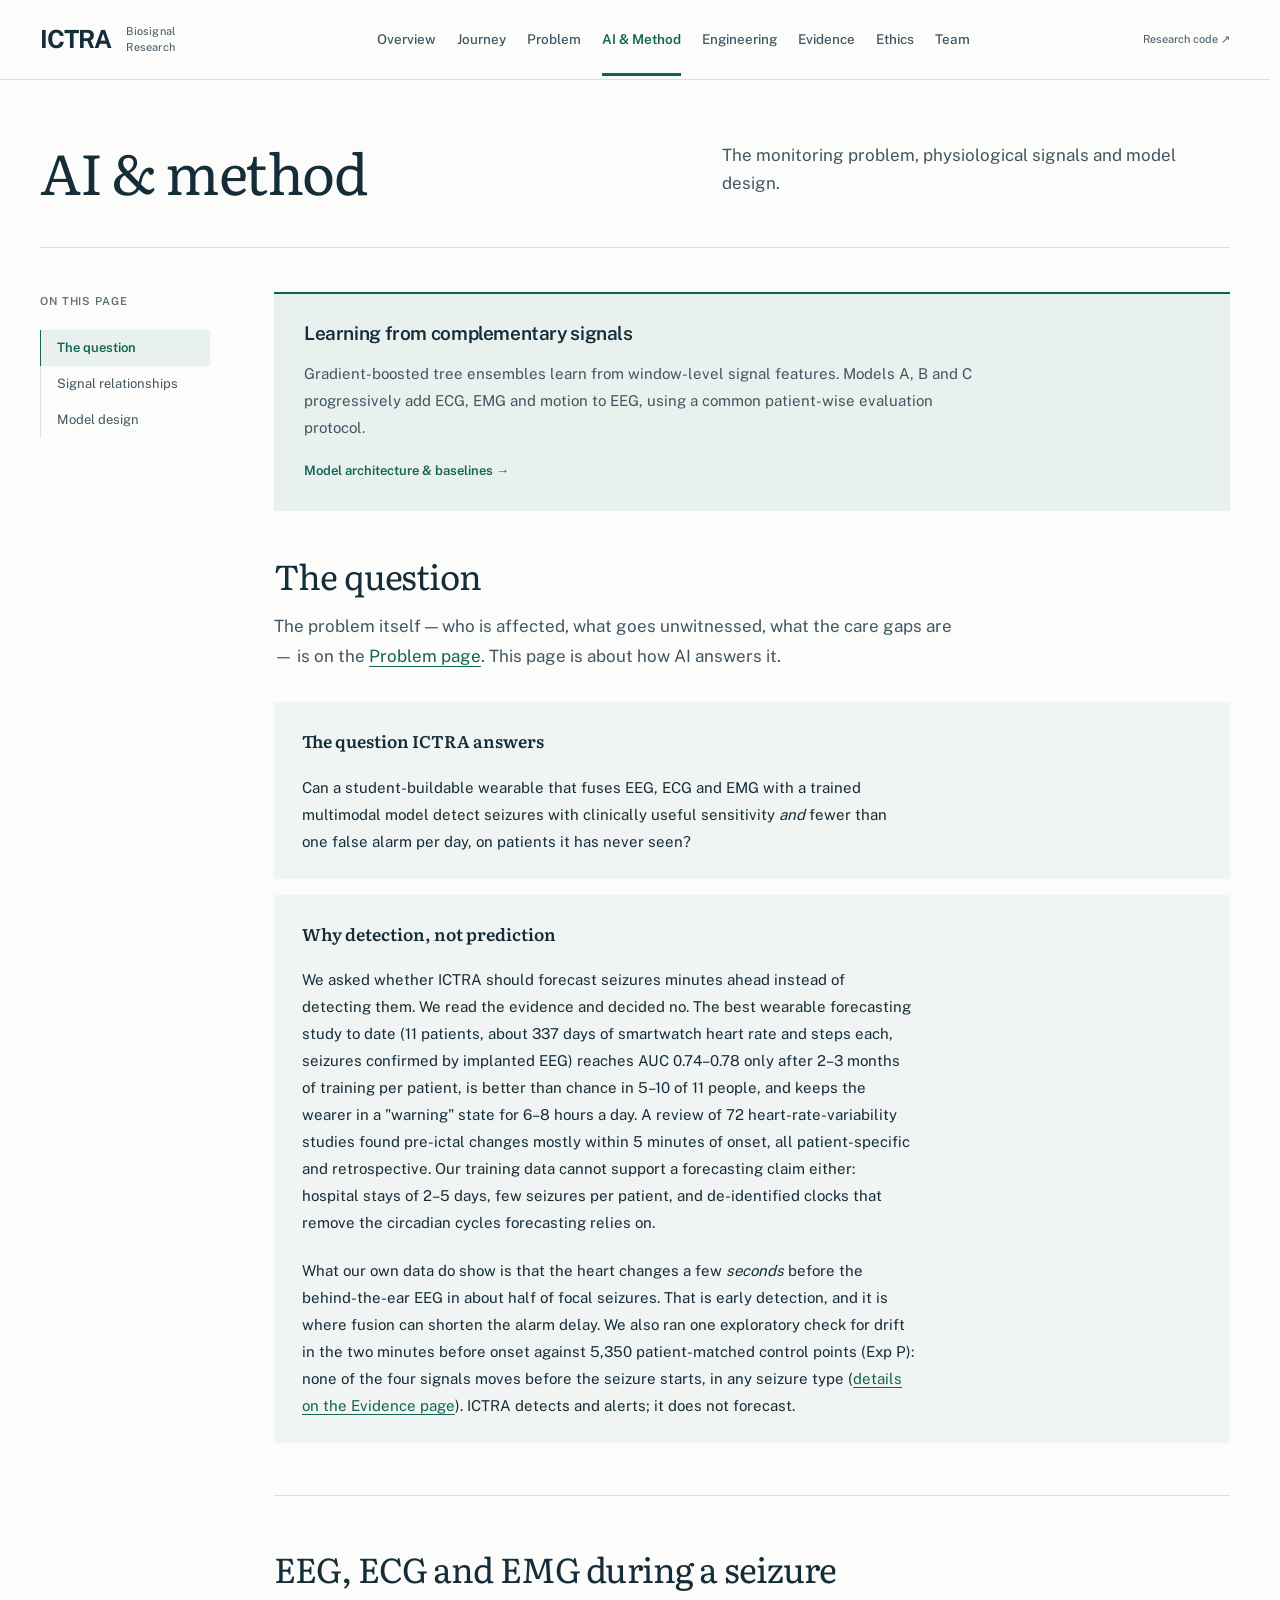
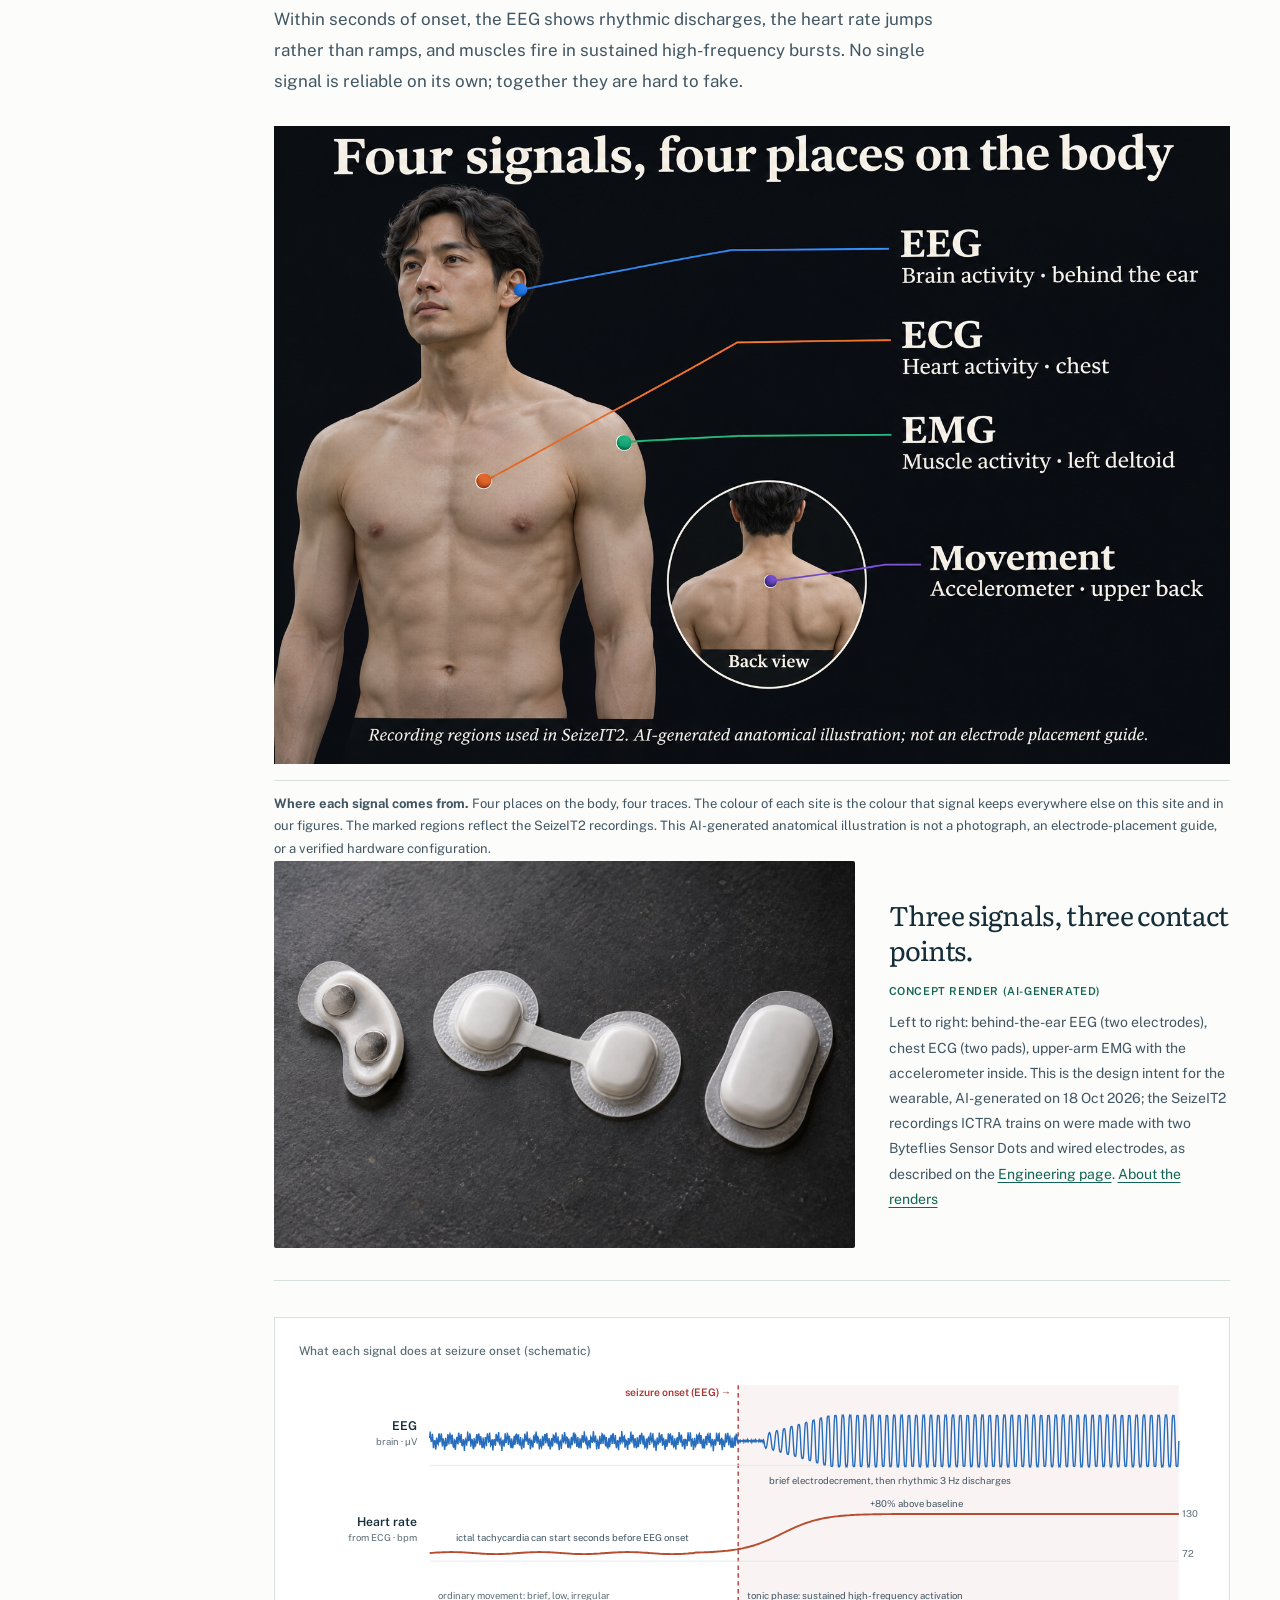
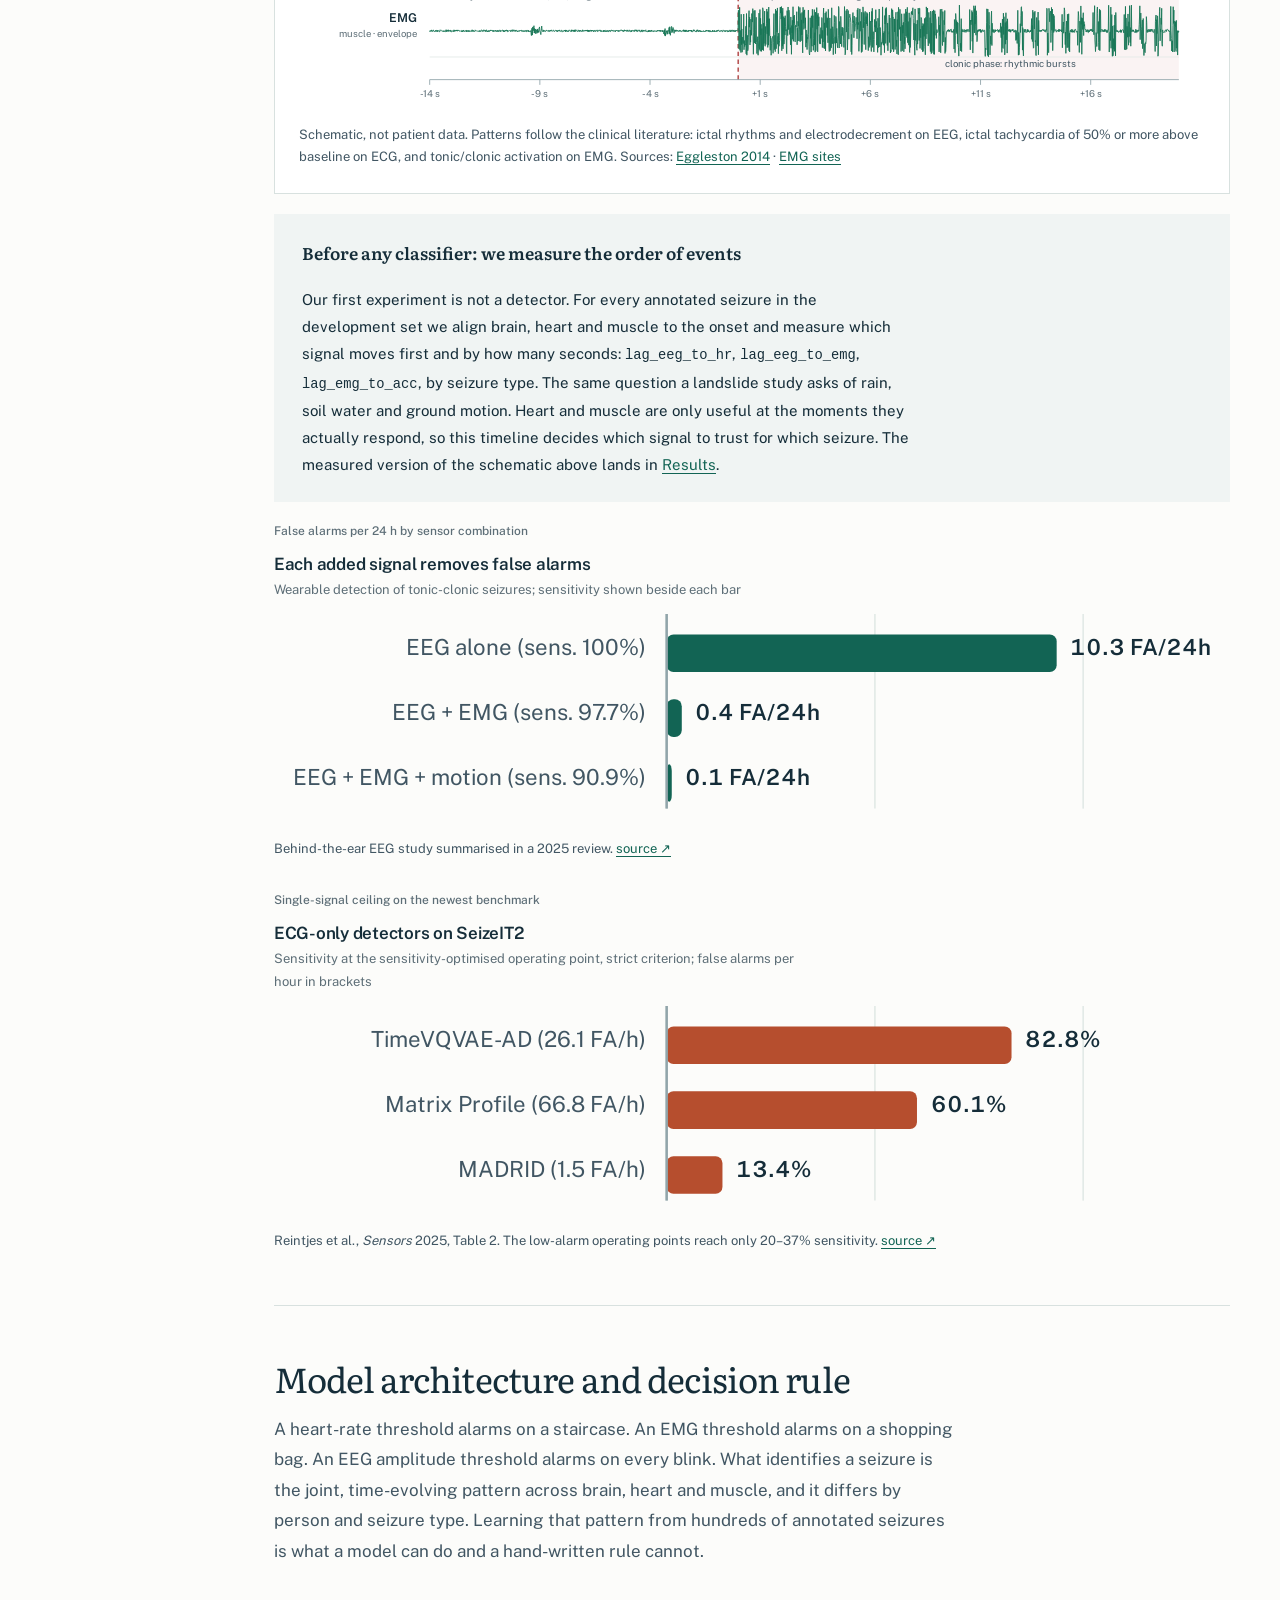
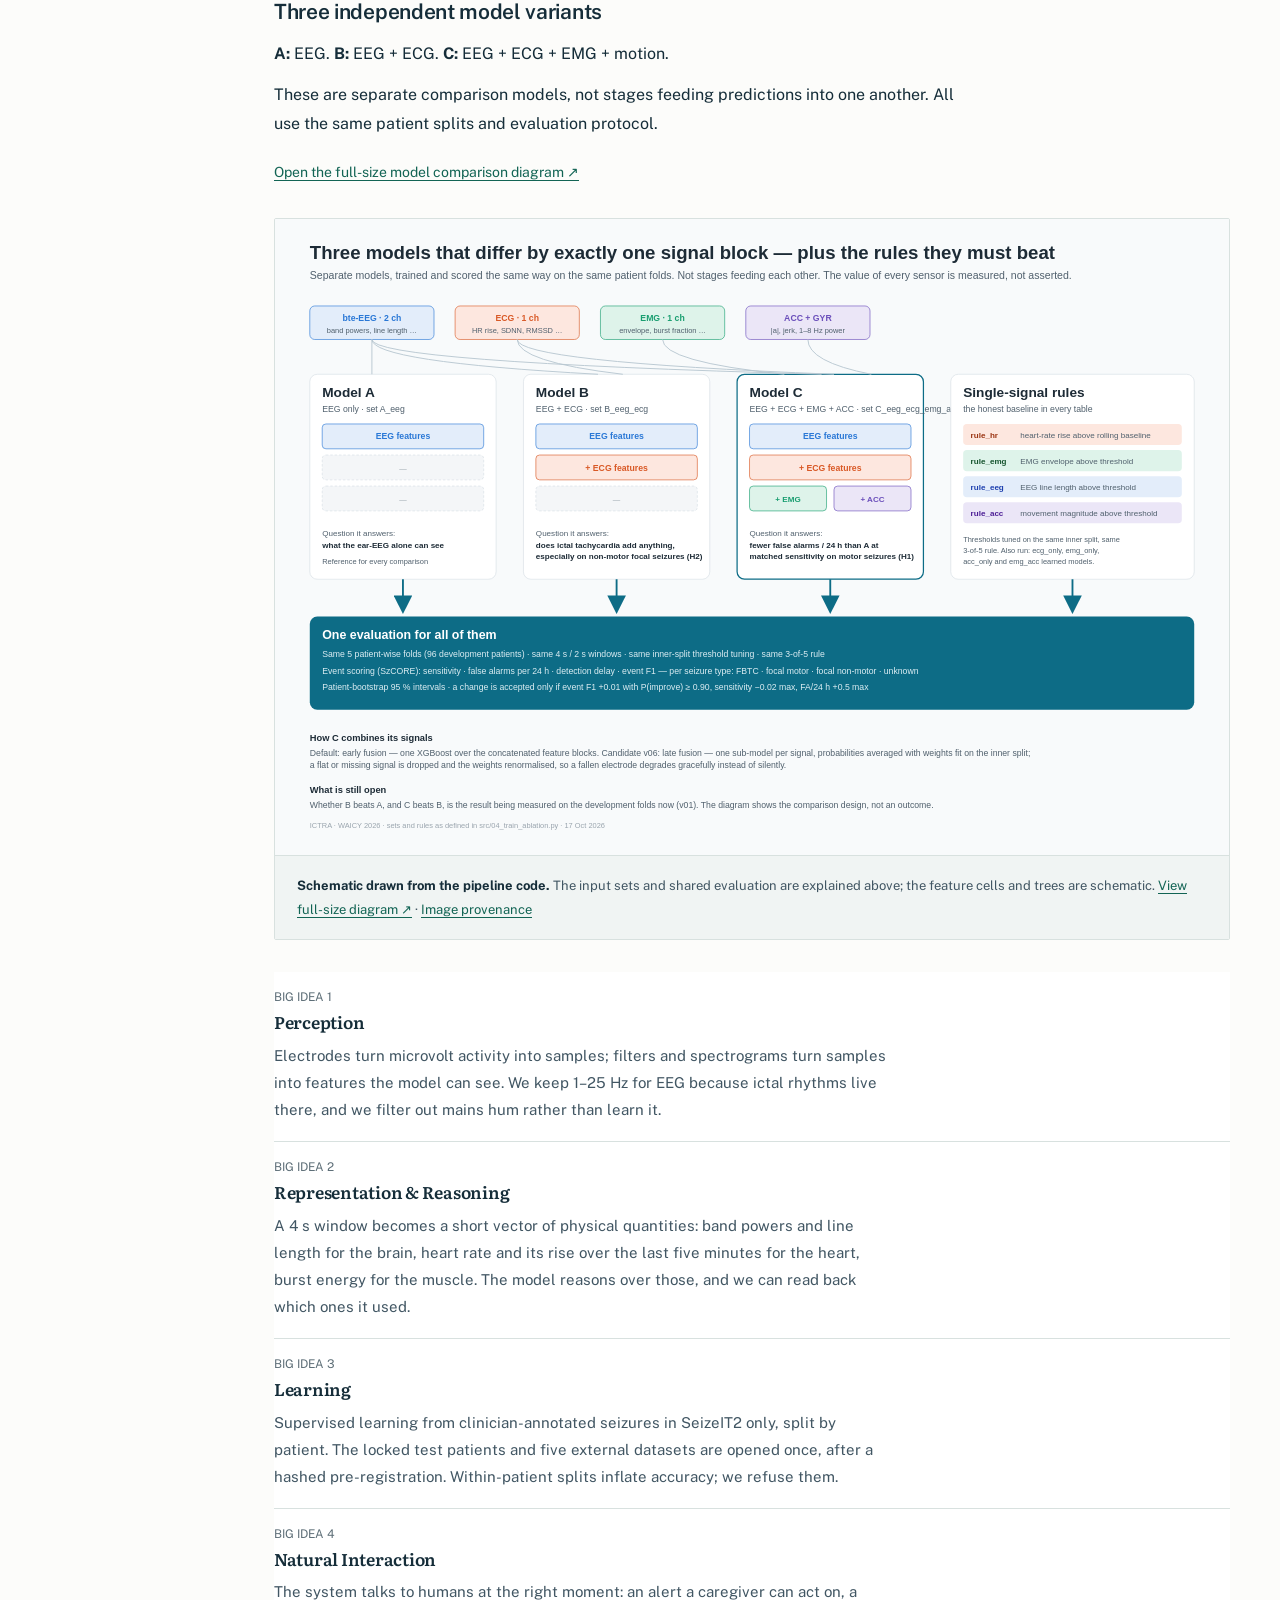
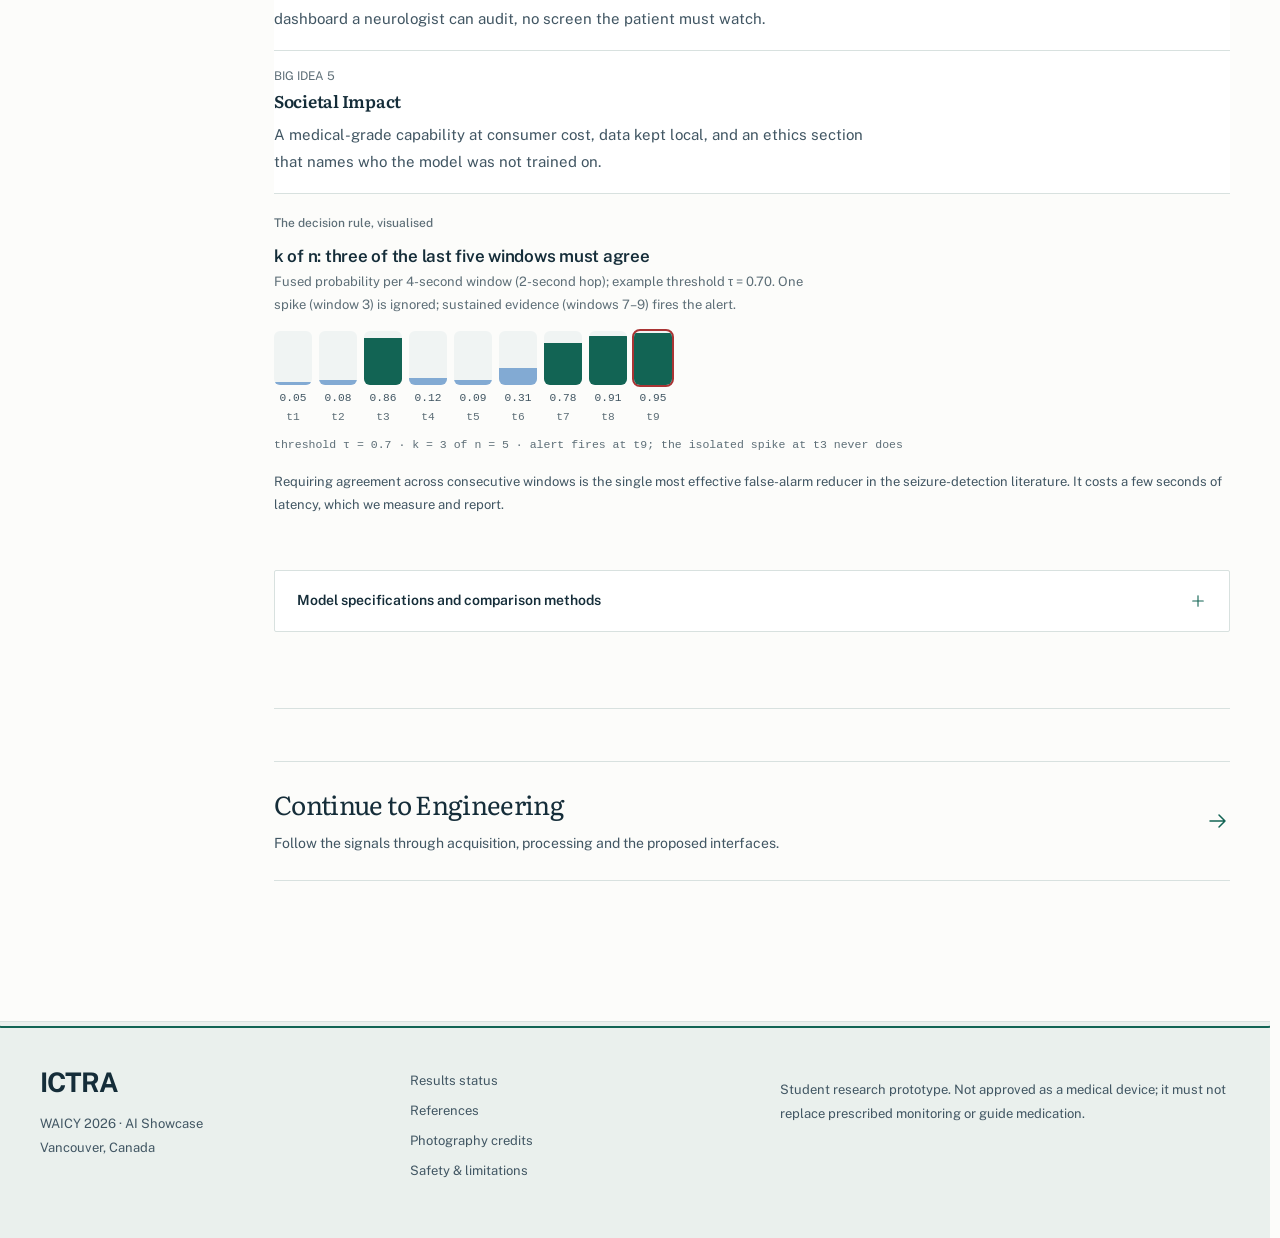
<file: science.html>
<!doctype html><html lang="en" data-theme="light"><head><meta charset="utf-8"><meta name="viewport" content="width=device-width,initial-scale=1"><title>Science | ICTRA Research</title><meta name="description" content="The monitoring problem, physiological signals and model design."><link rel="stylesheet" href="source.css"><link rel="stylesheet" href="research-layout.css?v=20261018d"><link rel="preload" href="assets/fonts/public-sans-regular.ttf" as="font" type="font/ttf" crossorigin><link rel="preload" href="assets/fonts/literata-regular.ttf" as="font" type="font/ttf" crossorigin><link rel="stylesheet" href="ictra-editorial.css?v=20261107-polish"><link rel="stylesheet" href="ui-components.css?v=20261018-components2"><link rel="stylesheet" href="site-entrance.css?v=20261018-entry2"><link rel="icon" href="data:image/svg+xml,%3Csvg xmlns=%27http://www.w3.org/2000/svg%27 viewBox=%270 0 32 32%27%3E%3Crect width=%2732%27 height=%2732%27 rx=%276%27 fill=%27%230d6c86%27/%3E%3Cpolyline points=%274,18 9,18 12,10 15,24 18,14 21,18 28,18%27 fill=%27none%27 stroke=%27%23fff%27 stroke-width=%272.4%27 stroke-linejoin=%27round%27 stroke-linecap=%27round%27/%3E%3C/svg%3E"><meta name="theme-color" content="#0d6c86"><meta property="og:title" content="Science | ICTRA Research"><meta property="og:description" content="The monitoring problem, physiological signals and model design."><meta property="og:type" content="website"></head><body><script defer src="site-entrance.js?v=20261018-entry2"></script><a class="skip-link" href="#main">Skip to content</a><header class="site-header"><div class="site-wrap masthead"><a href="index.html" class="site-brand">ICTRA<span>Biosignal Research</span></a><a class="repo-link" href="https://github.com/AICAllenZhou/ictra-research" target="_blank" rel="noopener">Research code ↗</a><button class="menu-toggle" aria-expanded="false" aria-controls="primary-nav">Menu</button></div><nav id="primary-nav" class="primary-nav" aria-label="Main navigation"><div class="site-wrap"><a href="index.html">Overview</a><a href="journey.html">Journey</a><a href="background.html">Problem</a><a href="science.html" aria-current="page">AI & Method</a><a href="system.html">Engineering</a><a href="evidence.html">Evidence</a><a href="safety.html">Ethics</a><a href="team.html">Team</a></div></nav></header><main id="main"><div class="site-wrap page-heading"><div class="breadcrumb"><a href="index.html">ICTRA</a> / Science</div><span class="rubric-tag">AI &amp; method</span><h1>AI &amp; method</h1><p>The monitoring problem, physiological signals and model design.</p></div><div class="site-wrap document-layout"><aside class="contents"><nav aria-label="On this page"><p>On this page</p><a href="#problem">The question</a><a href="#signals">Signal relationships</a><a href="#ai">Model design</a></nav></aside><div class="document-content"><aside class="page-brief"><h2>Learning from complementary signals</h2><p>Gradient-boosted tree ensembles learn from window-level signal features. Models A, B and C progressively add ECG, EMG and motion to EEG, using a common patient-wise evaluation protocol.</p><a href="science.html#ai">Model architecture & baselines →</a></aside><section class="research-section" id="problem"><div class="wrap"><div class="sec-head"><h2>The question</h2><p class="lead">The problem itself — who is affected, what goes unwitnessed, what the care gaps are — is on the <a href="background.html">Problem page</a>. This page is about how AI answers it.</p></div><div class="callout" >
<b>The question ICTRA answers</b>
<p>Can a student-buildable wearable that fuses EEG, ECG and EMG with a trained multimodal model detect seizures with clinically useful sensitivity <em>and</em> fewer than one false alarm per day, on patients it has never seen?</p>
</div>
<div class="callout" style="margin-top:16px" id="why-not-prediction">
<b>Why detection, not prediction</b>
<p>We asked whether ICTRA should forecast seizures minutes ahead instead of detecting them. We read the evidence and decided no. The best wearable forecasting study to date (11 patients, about 337 days of smartwatch heart rate and steps each, seizures confirmed by implanted EEG) reaches AUC 0.74–0.78 only after 2–3 months of training per patient, is better than chance in 5–10 of 11 people, and keeps the wearer in a "warning" state for 6–8 hours a day. A review of 72 heart-rate-variability studies found pre-ictal changes mostly within 5 minutes of onset, all patient-specific and retrospective. Our training data cannot support a forecasting claim either: hospital stays of 2–5 days, few seizures per patient, and de-identified clocks that remove the circadian cycles forecasting relies on.</p>
<p>What our own data do show is that the heart changes a few <em>seconds</em> before the behind-the-ear EEG in about half of focal seizures. That is early detection, and it is where fusion can shorten the alarm delay. We also ran one exploratory check for drift in the two minutes before onset against 5,350 patient-matched control points (Exp P): none of the four signals moves before the seizure starts, in any seizure type (<a href="evidence.html#negative">details on the Evidence page</a>). ICTRA detects and alerts; it does not forecast.</p>
</div></div></section><section class="research-section" id="signals"><div class="wrap">
<div class="sec-head">

<h2>EEG, ECG and EMG during a seizure</h2>
<p class="lead">Within seconds of onset, the EEG shows rhythmic discharges, the heart rate jumps rather than ramps, and muscles fire in sustained high-frequency bursts. No single signal is reliable on its own; together they are hard to fake.</p>
</div><figure class="model-figure" id="fig-sites"><a class="image-link" href="assets/web/fig-sensor-sites-generated-v3.png" target="_blank" rel="noopener"><img src="assets/web/fig-sensor-sites-generated-v3.png" style="width:100%;height:auto" alt="AI-generated anatomical illustration of recording regions: EEG behind the ear, ECG on the chest, EMG on the left deltoid, and movement on the upper back shown in a separate rear view." loading="lazy"></a><figcaption><strong>Where each signal comes from.</strong> Four places on the body, four traces. The colour of each site is the colour that signal keeps everywhere else on this site and in our figures. The marked regions reflect the SeizeIT2 recordings. This AI-generated anatomical illustration is not a photograph, an electrode-placement guide, or a verified hardware configuration.</figcaption></figure>
<figure class="context-photo"><img alt="Concept render: three white sensor patches on dark slate — a curved behind-the-ear EEG patch showing two silver electrode discs, a two-pad chest ECG patch joined by a short lead, and a thicker arm patch for EMG and motion" height="1024" loading="lazy" src="assets/web/concept/p3-three-sensors-macro.jpg" width="1536"/><figcaption><strong>Three signals, three contact points.</strong> <span class="render-tag">Concept render (AI-generated)</span> Left to right: behind-the-ear EEG (two electrodes), chest ECG (two pads), upper-arm EMG with the accelerometer inside. This is the design intent for the wearable, AI-generated on 18 Oct 2026; the SeizeIT2 recordings ICTRA trains on were made with two Byteflies Sensor Dots and wired electrodes, as described on the <a href="system.html#hardware">Engineering page</a>. <a href="evidence.html#concept-render-credits">About the renders</a></figcaption></figure>
<figure>
<div class="figure-label">What each signal does at seizure onset (schematic)</div>
<svg aria-label="Schematic of EEG, heart rate and EMG around a seizure onset: EEG becomes large rhythmic discharges, heart rate rises from about 72 to 130 beats per minute within ten seconds, and EMG shows dense high-frequency bursts." id="onsetFig" role="img" viewbox="0 0 1040 384"></svg>
<figcaption>Schematic, not patient data. Patterns follow the clinical literature: ictal rhythms and electrodecrement on EEG, ictal tachycardia of 50% or more above baseline on ECG, and tonic/clonic activation on EMG. Sources: <a href="https://pubmed.ncbi.nlm.nih.gov/24795151/" rel="noopener" target="_blank">Eggleston 2014</a> · <a href="https://pmc.ncbi.nlm.nih.gov/articles/PMC10326816/" rel="noopener" target="_blank">EMG sites</a></figcaption>
</figure>
<div class="callout" style="margin-top:20px">
<b>Before any classifier: we measure the order of events</b>
<p>Our first experiment is not a detector. For every annotated seizure in the development set we align brain, heart and muscle to the onset and measure which signal moves first and by how many seconds: <span class="mono small">lag_eeg_to_hr</span>, <span class="mono small">lag_eeg_to_emg</span>, <span class="mono small">lag_emg_to_acc</span>, by seizure type. The same question a landslide study asks of rain, soil water and ground motion. Heart and muscle are only useful at the moments they actually respond, so this timeline decides which signal to trust for which seizure. The measured version of the schematic above lands in <a href="evidence.html#results">Results</a>.</p>
</div>
<div class="grid g2" style="margin-top:20px">
<figure>
<div class="figure-label">False alarms per 24 h by sensor combination</div>
<h3 style="margin:6px 0 2px">Each added signal removes false alarms</h3>
<p class="small muted" style="margin-bottom:12px">Wearable detection of tonic-clonic seizures; sensitivity shown beside each bar</p>
<div class="hbar" data-chart='{"unit":" FA/24h","max":11,"dec":1,"items":[["EEG alone (sens. 100%)",10.3],["EEG + EMG (sens. 97.7%)",0.4],["EEG + EMG + motion (sens. 90.9%)",0.1]]}' data-color="var(--accent)"></div>
<figcaption>Behind-the-ear EEG study summarised in a 2025 review. <a href="https://pmc.ncbi.nlm.nih.gov/articles/PMC11818620/" rel="noopener" target="_blank">source ↗</a></figcaption>
</figure>
<figure>
<div class="figure-label">Single-signal ceiling on the newest benchmark</div>
<h3 style="margin:6px 0 2px">ECG-only detectors on SeizeIT2</h3>
<p class="small muted" style="margin-bottom:12px">Sensitivity at the sensitivity-optimised operating point, strict criterion; false alarms per hour in brackets</p>
<div class="hbar" data-chart='{"unit":"%","max":100,"dec":1,"items":[["TimeVQVAE-AD (26.1 FA/h)",82.8],["Matrix Profile (66.8 FA/h)",60.1],["MADRID (1.5 FA/h)",13.4]]}' data-color="var(--ecg)"></div>
<figcaption>Reintjes et al., <em>Sensors</em> 2025, Table 2. The low-alarm operating points reach only 20–37% sensitivity. <a href="https://pmc.ncbi.nlm.nih.gov/articles/PMC12736484/" rel="noopener" target="_blank">source ↗</a></figcaption>
</figure>
</div>
</div></section><section class="research-section" id="ai"><div class="wrap">
<div class="sec-head">

<h2>Model architecture and decision rule</h2>
<p class="lead">A heart-rate threshold alarms on a staircase. An EMG threshold alarms on a shopping bag. An EEG amplitude threshold alarms on every blink. What identifies a seizure is the joint, time-evolving pattern across brain, heart and muscle, and it differs by person and seizure type. Learning that pattern from hundreds of annotated seizures is what a model can do and a hand-written rule cannot.</p>
</div><div class="model-reading" id="ai-models"><h3>Three independent model variants</h3><p><strong>A:</strong> EEG. <strong>B:</strong> EEG + ECG. <strong>C:</strong> EEG + ECG + EMG + motion.</p><p>These are separate comparison models, not stages feeding predictions into one another. All use the same patient splits and evaluation protocol.</p><a href="assets/web/ai-model-comparison.svg" target="_blank" rel="noopener">Open the full-size model comparison diagram ↗</a></div><figure class="training-illustration"><a aria-label="Open full-size AI training illustration" href="assets/web/ai-model-comparison.svg" rel="noopener" target="_blank"><img alt="Three independently trained model variants: A uses EEG; B uses EEG and ECG; C uses EEG, ECG, EMG and motion. All use the same patient splits and evaluation protocol." decoding="async" height="1024" loading="lazy" src="assets/web/ai-model-comparison.svg" width="1536"/></a><figcaption><strong>Schematic drawn from the pipeline code.</strong> The input sets and shared evaluation are explained above; the feature cells and trees are schematic. <a href="assets/web/ai-model-comparison.svg" rel="noopener" target="_blank">View full-size diagram ↗</a> · <a href="evidence.html#ai-illustration-credits">Image provenance</a></figcaption></figure>
<div class="ideas">
<div class="idea"><div class="n">BIG IDEA 1</div><h4>Perception</h4><p>Electrodes turn microvolt activity into samples; filters and spectrograms turn samples into features the model can see. We keep 1–25 Hz for EEG because ictal rhythms live there, and we filter out mains hum rather than learn it.</p></div>
<div class="idea"><div class="n">BIG IDEA 2</div><h4>Representation &amp; Reasoning</h4><p>A 4 s window becomes a short vector of physical quantities: band powers and line length for the brain, heart rate and its rise over the last five minutes for the heart, burst energy for the muscle. The model reasons over those, and we can read back which ones it used.</p></div>
<div class="idea"><div class="n">BIG IDEA 3</div><h4>Learning</h4><p>Supervised learning from clinician-annotated seizures in SeizeIT2 only, split by patient. The locked test patients and five external datasets are opened once, after a hashed pre-registration. Within-patient splits inflate accuracy; we refuse them.</p></div>
<div class="idea"><div class="n">BIG IDEA 4</div><h4>Natural Interaction</h4><p>The system talks to humans at the right moment: an alert a caregiver can act on, a dashboard a neurologist can audit, no screen the patient must watch.</p></div>
<div class="idea"><div class="n">BIG IDEA 5</div><h4>Societal Impact</h4><p>A medical-grade capability at consumer cost, data kept local, and an ethics section that names who the model was not trained on.</p></div>
</div>
<div class="grid g2" style="margin-top:20px;align-items:start">
<figure>
<div class="figure-label">The decision rule, visualised</div>
<h3 style="margin:6px 0 2px">k of n: three of the last five windows must agree</h3>
<p class="small muted" style="margin-bottom:14px">Fused probability per 4-second window (2-second hop); example threshold τ = 0.70. One spike (window 3) is ignored; sustained evidence (windows 7–9) fires the alert.</p>
<div class="kofn" id="kofn"></div>
<figcaption>Requiring agreement across consecutive windows is the single most effective false-alarm reducer in the seizure-detection literature. It costs a few seconds of latency, which we measure and report.</figcaption>
</figure>
<details class="technical-details"><summary>Model specifications and comparison methods</summary><div class="scroll-x card" style="padding:0">
<table>
<thead><tr><th>Component</th><th>Architecture</th><th>Output</th><th>Why</th></tr></thead>
<tbody>
<tr><td><i class="sig eeg"></i>Model A · EEG</td><td>Gradient-boosted trees (XGBoost on GPU; LightGBM, logistic regression and random forest as comparisons) on band powers 1–4 / 4–8 / 8–13 / 13–25 Hz, line length, variance, zero-crossings, spectral edge and kurtosis per channel, plus each feature's change against its own rolling 5-minute median</td><td>p(seizure) per 4 s window</td><td>Trains in minutes, runs on a laptop; importances show which rhythm fired</td></tr>
<tr><td><i class="sig ecg"></i>Model B · + ECG</td><td>Adds heart rate, its maximum, rise over the rolling 5-minute baseline (bpm and %), SDNN, RMSSD, slope, and a beat-quality flag</td><td>p(seizure) per window</td><td>Ictal tachycardia is a jump, not a level: the baseline comparison is the feature</td></tr>
<tr><td><i class="sig emg"></i>Model C · + EMG + motion</td><td>Adds EMG envelope (log RMS), zero-crossings, burst fraction, change vs baseline; accelerometer magnitude, jerk and 1–8 Hz power</td><td>p(seizure) per window</td><td>Separates a tonic phase from lifting a bag by duration, rhythm and spectrum</td></tr>
<tr><td>Rules</td><td>Four single-signal thresholds (heart-rate rise, EMG level, EEG line length, movement), each tuned exactly like the models</td><td>alert on/off</td><td>The honest baseline every model has to beat</td></tr>
<tr><td>Decision</td><td>k-of-n (3 of 5 windows) above τ; τ tuned on an inner split of the training patients for maximum event F1, then frozen; alarms closer than 90 s merge</td><td>alert on/off</td><td>Two hyper-parameters, fully explainable; the same rule for every model</td></tr>
<tr><td class="muted">Planned comparison</td><td class="muted">A small 1-D CNN on the raw behind-the-ear EEG, and a 2-D CNN on spectrograms, run as later versions against the same rule</td><td class="muted">—</td><td class="muted">Accepted only if they beat the tree model on the development folds under the pre-set rule</td></tr>
</tbody>
</table>
</div></details>
</div>
</div></section><nav class="reading-next" aria-label="Continue reading"><a href="system.html"><span><strong>Continue to Engineering</strong><span>Follow the signals through acquisition, processing and the proposed interfaces.</span></span><svg viewBox="0 0 24 24" width="24" height="24" aria-hidden="true" focusable="false"><path d="M4 12h15M13 6l6 6-6 6" fill="none" stroke="currentColor" stroke-width="1.5" stroke-linecap="round" stroke-linejoin="round"/></svg></a></nav></div></div></main><footer class="site-footer"><div class="site-wrap"><div><b>ICTRA</b><p>WAICY 2026 · AI Showcase<br>Vancouver, Canada</p></div><div><a href="evidence.html#results">Results status</a><a href="evidence.html#references">References</a><a href="evidence.html#image-credits">Photography credits</a><a href="safety.html">Safety & limitations</a></div><p>Student research prototype. Not approved as a medical device; it must not replace prescribed monitoring or guide medication.</p></div></footer><script src="research.js?v=20261018-components2"></script><script src="navigation.js?v=20261107-polish"></script><script src="ui-components.js?v=20261018-components2"></script></body></html>
</file>
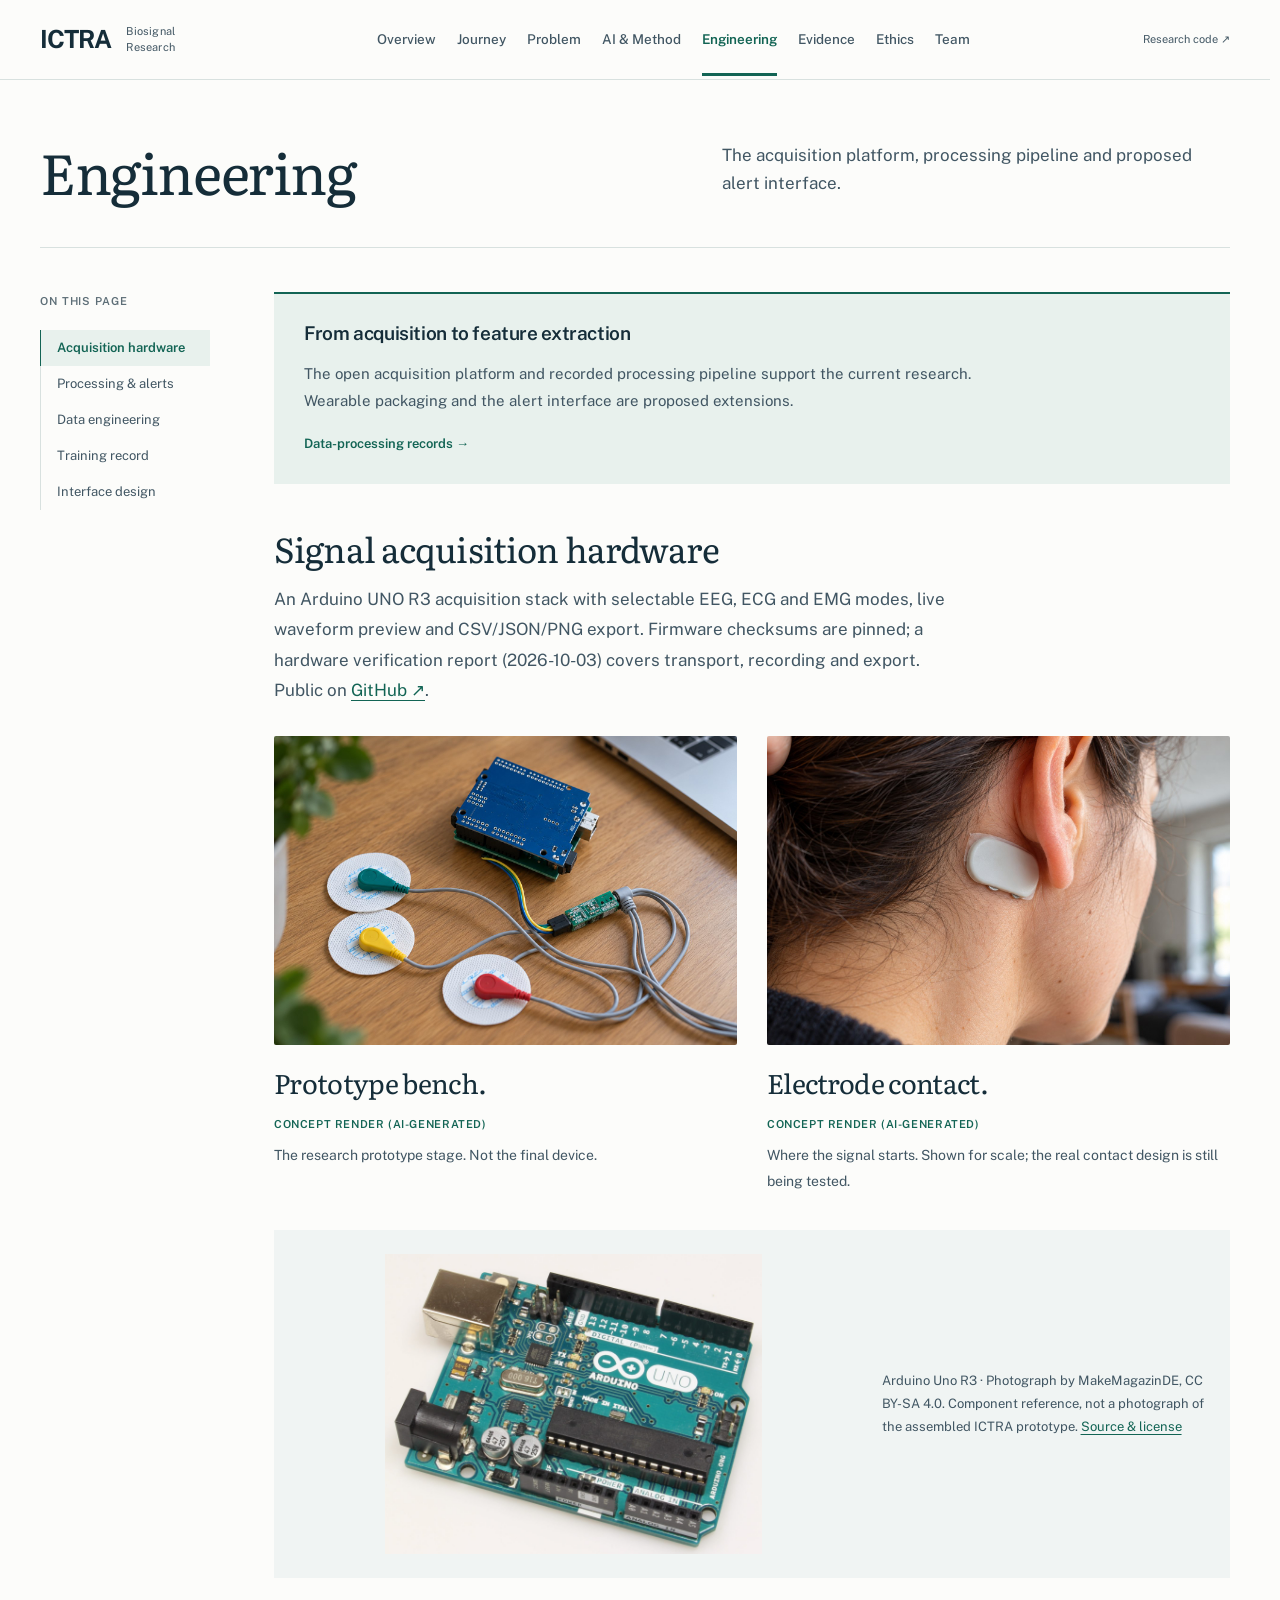
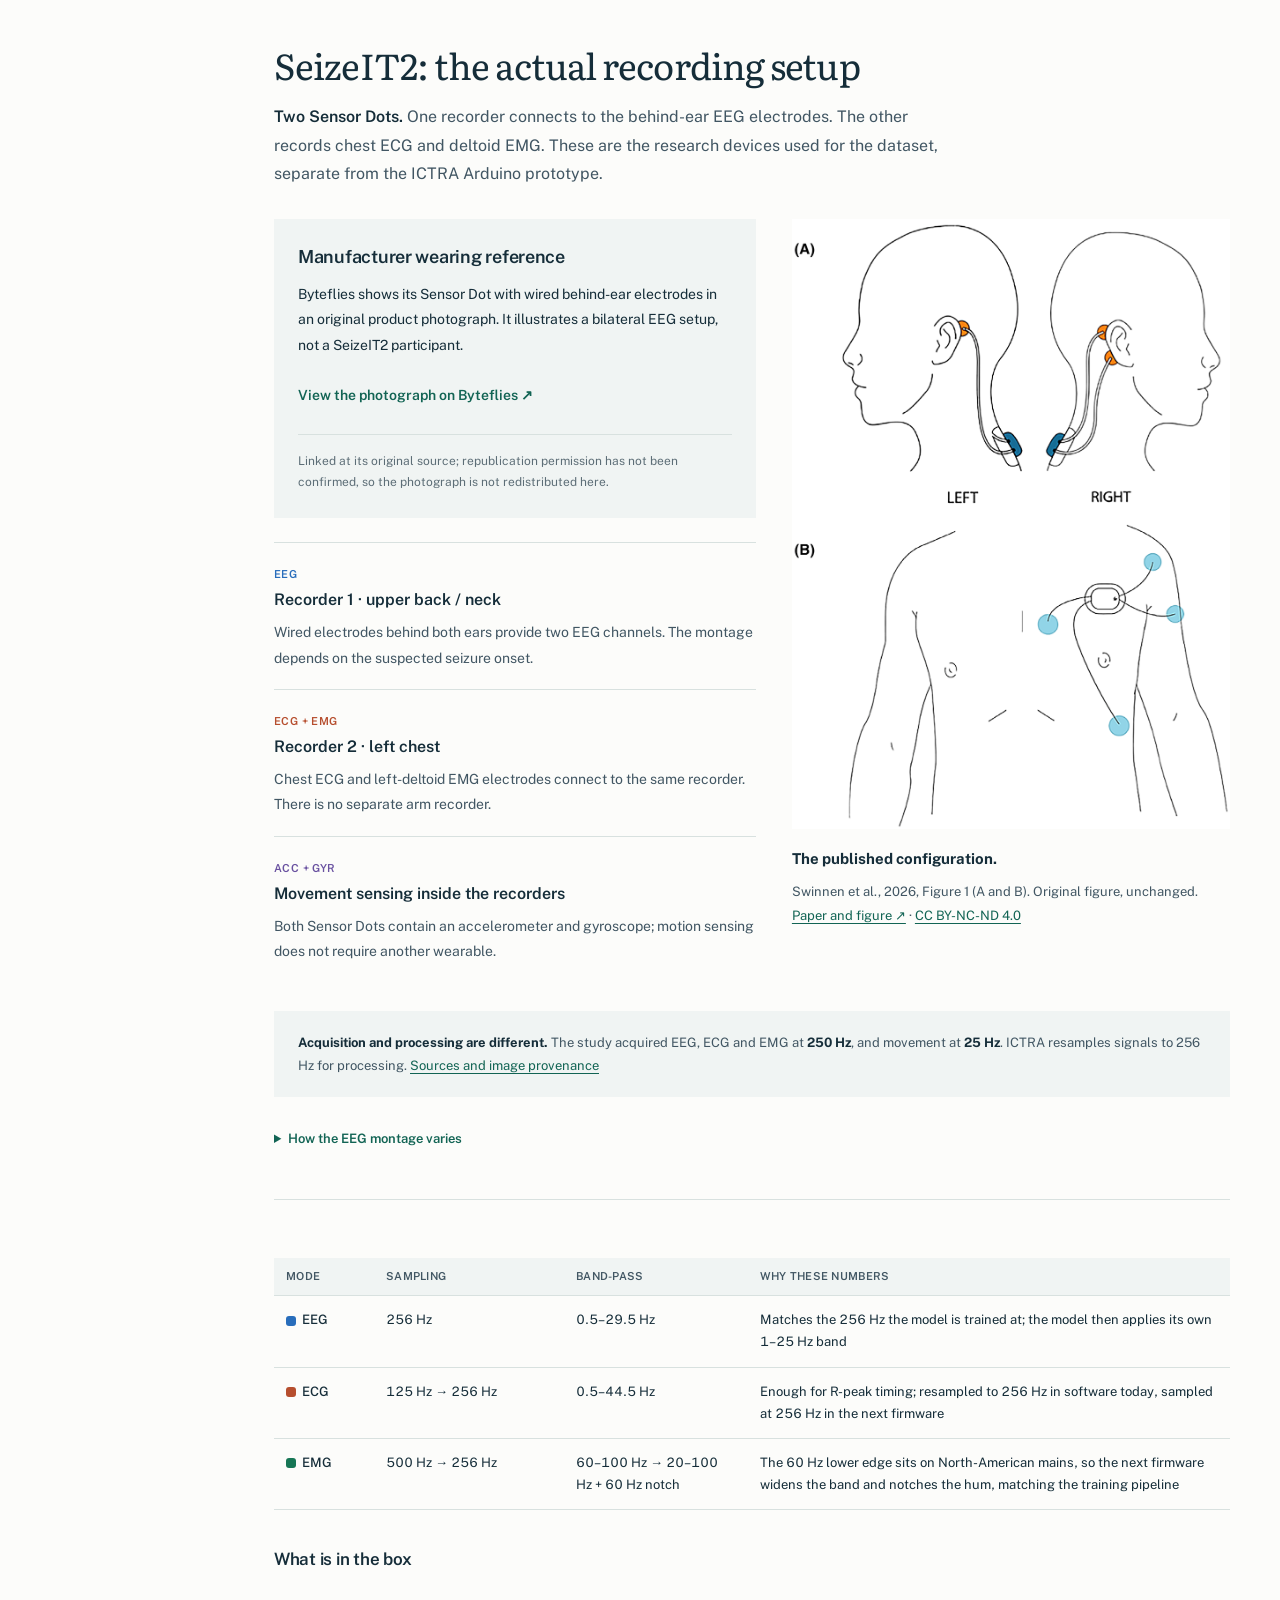
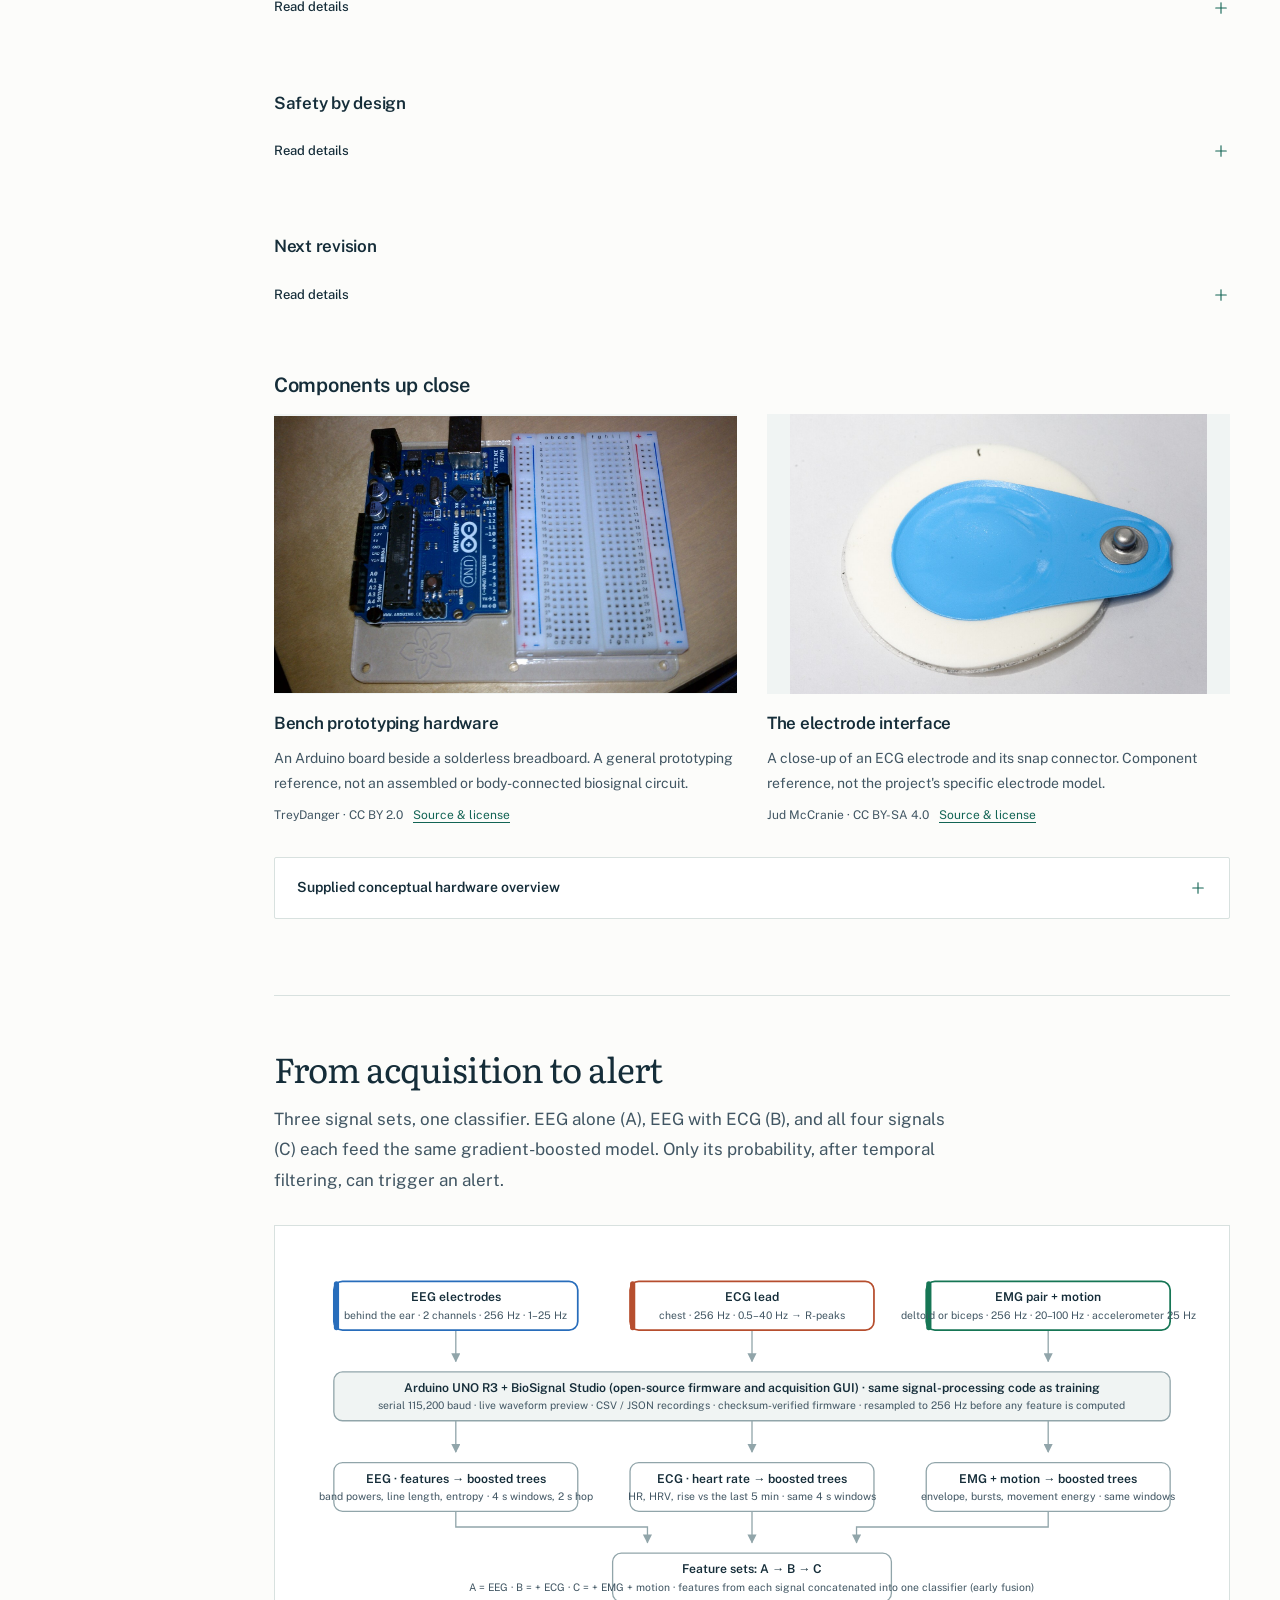
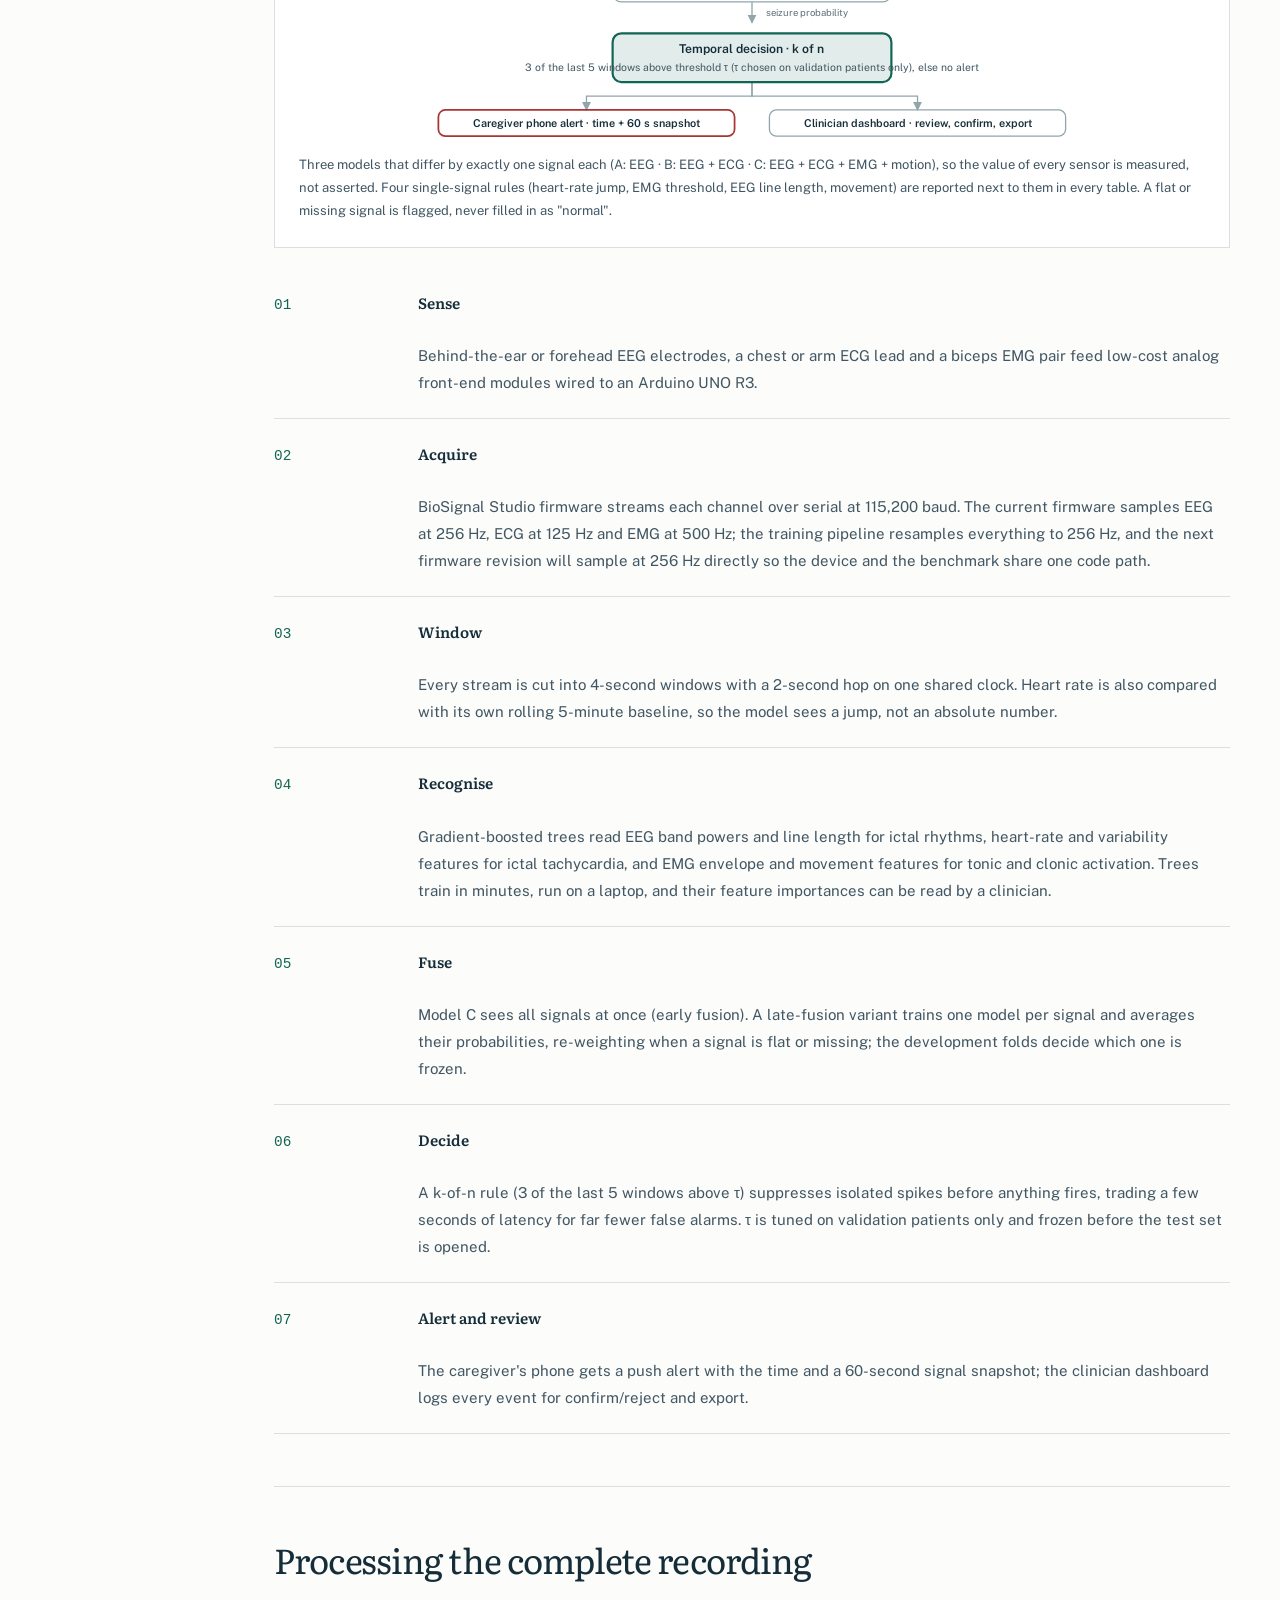
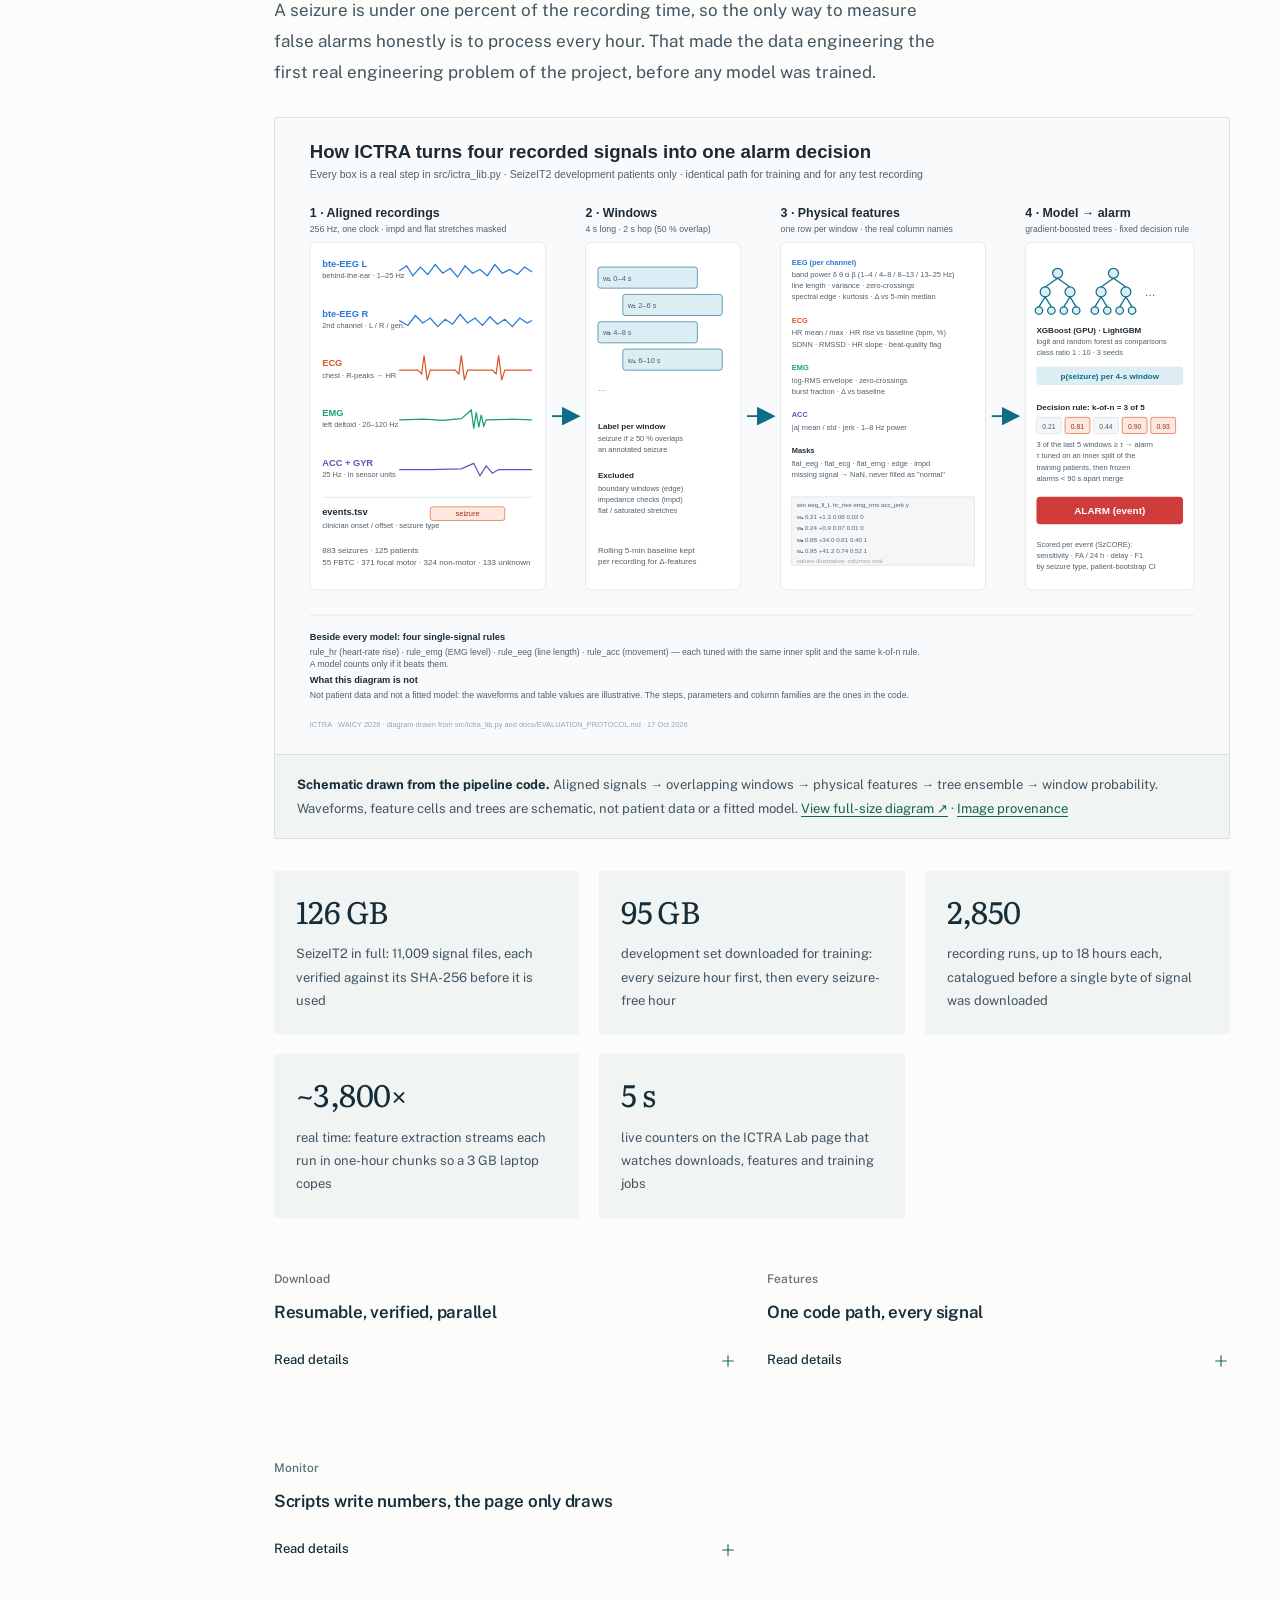
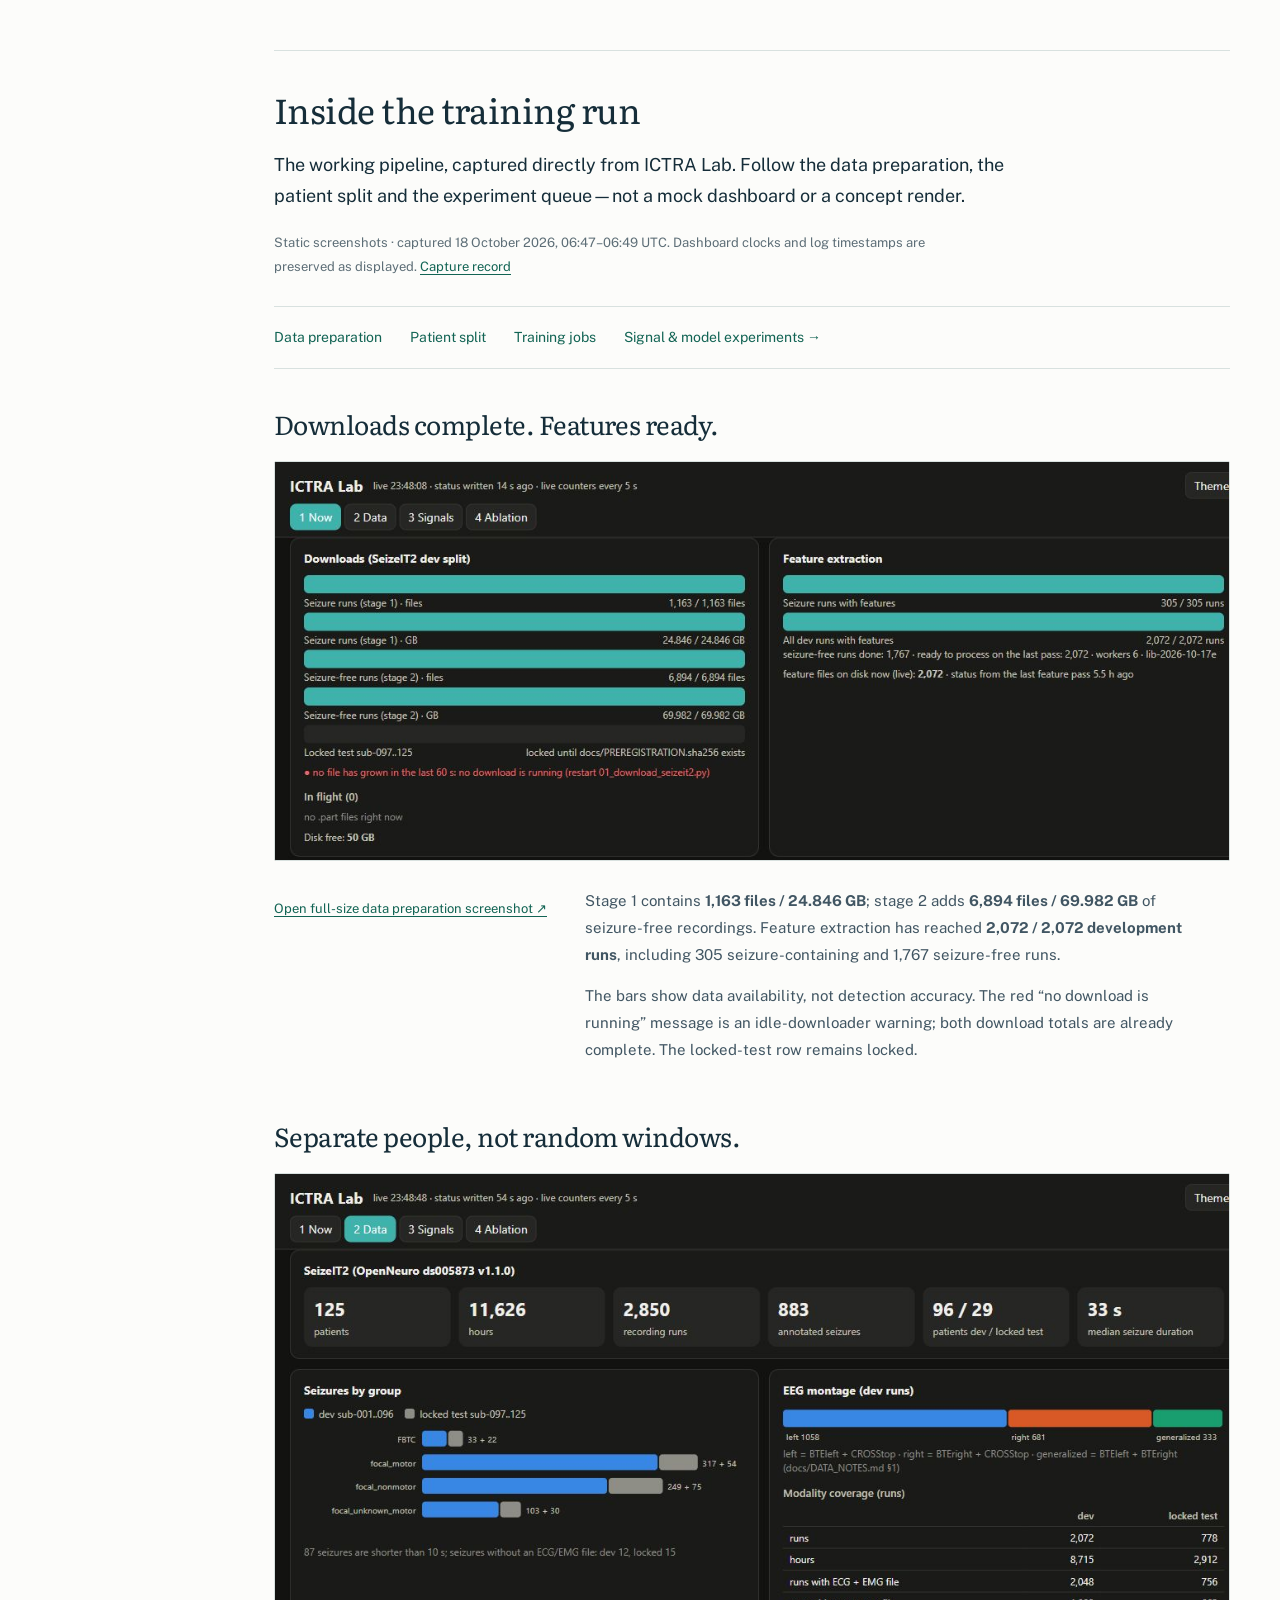
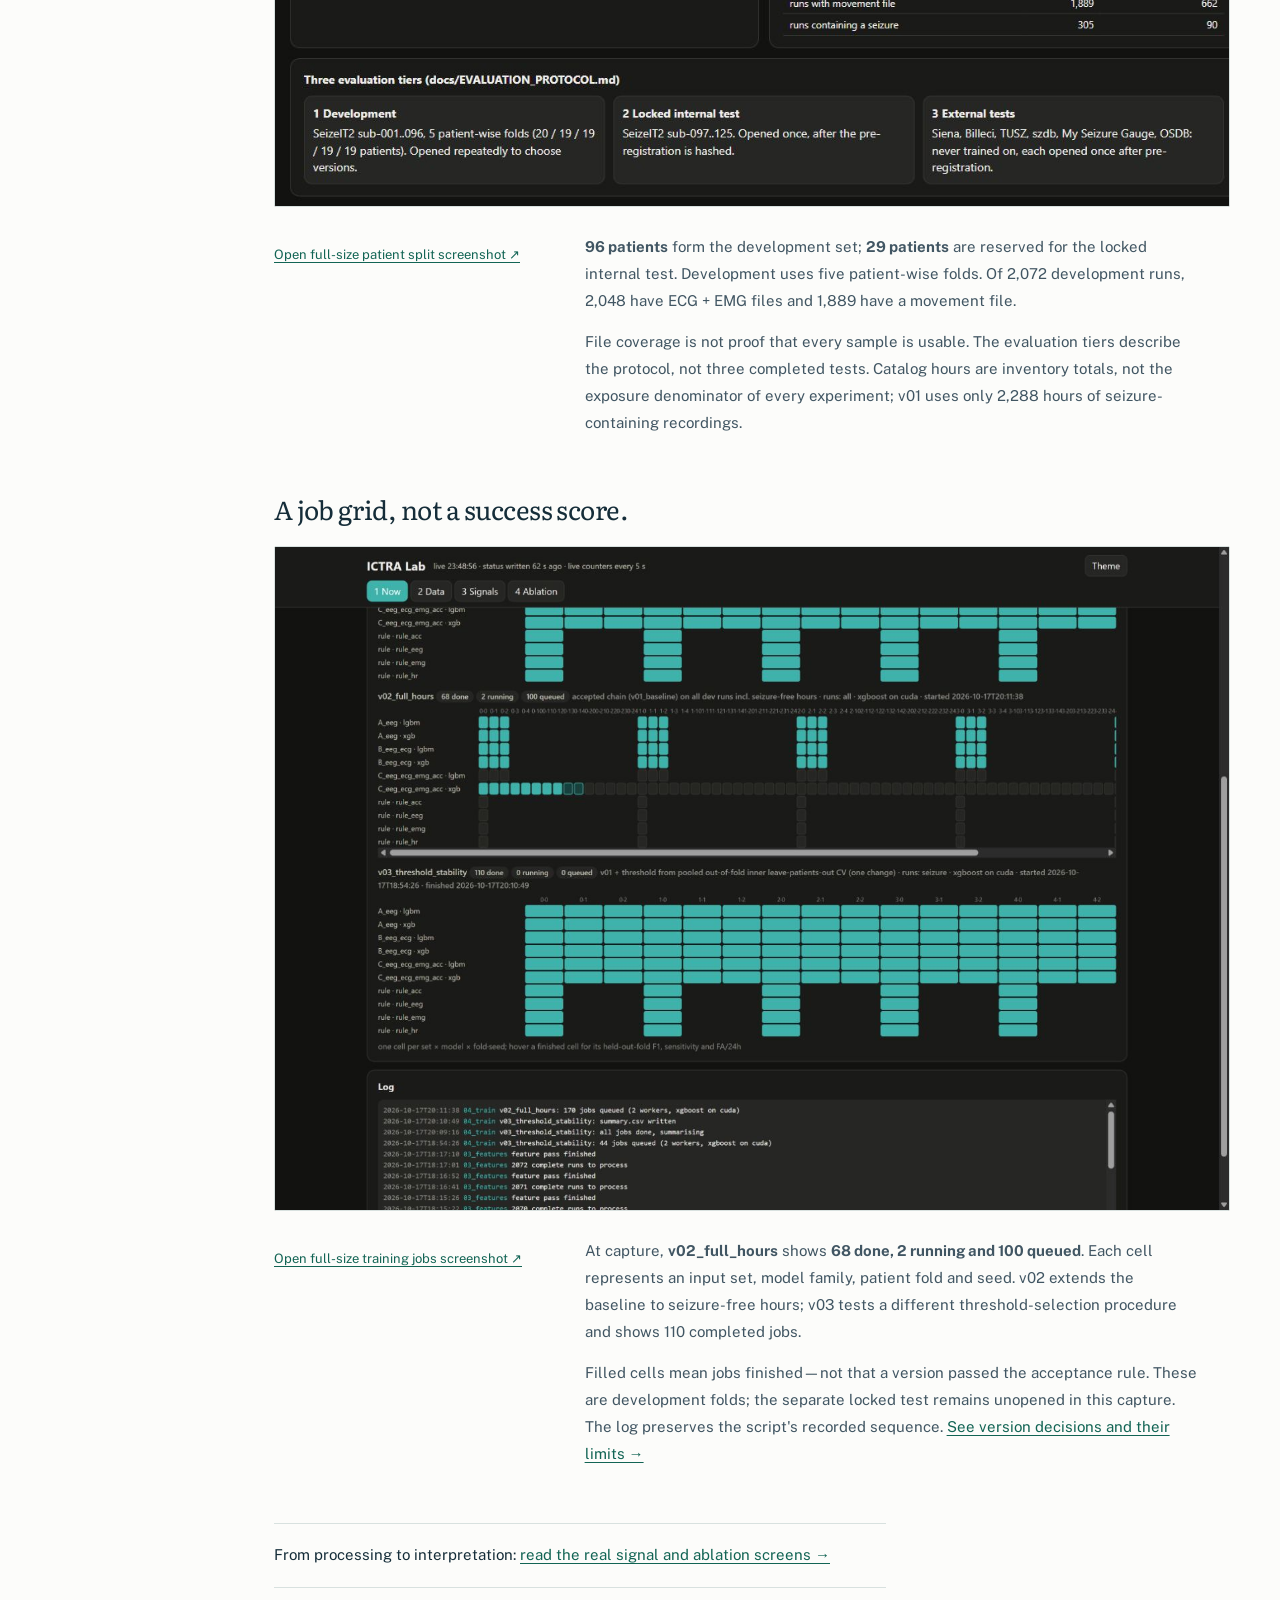
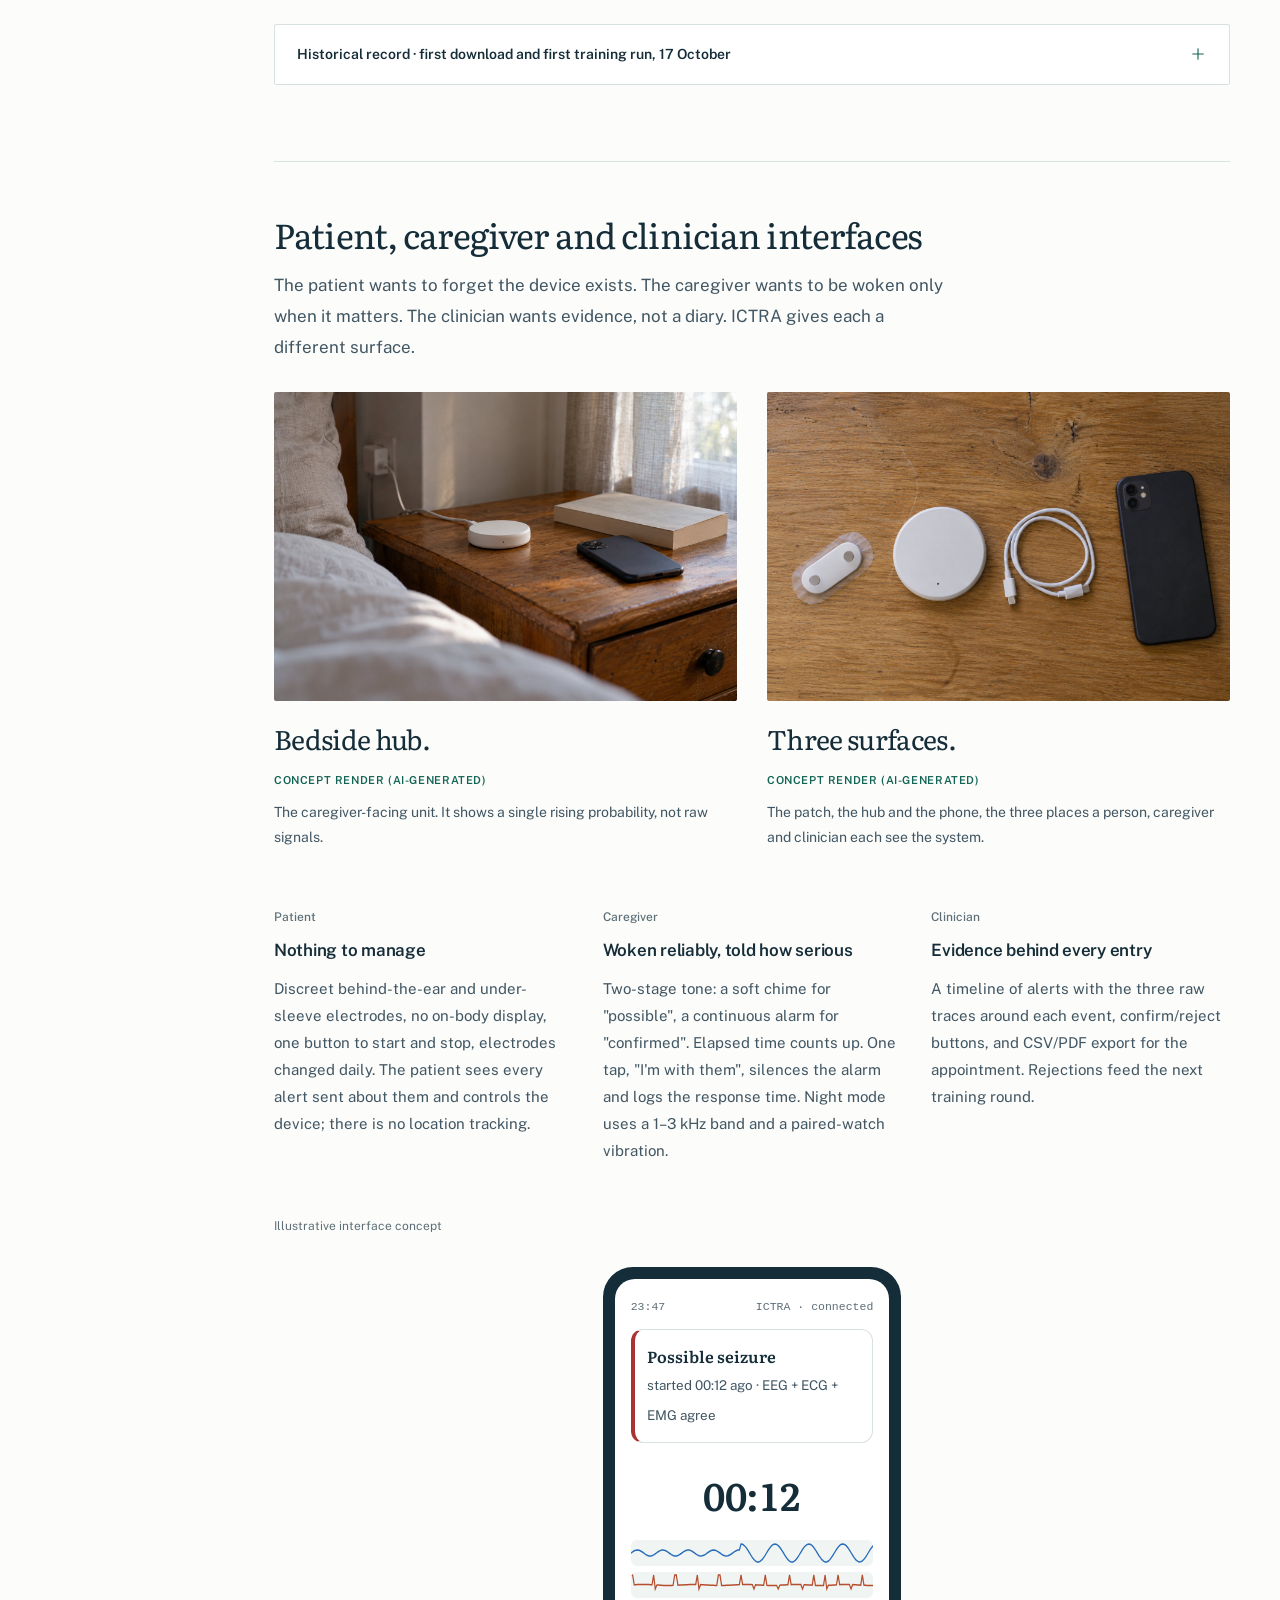
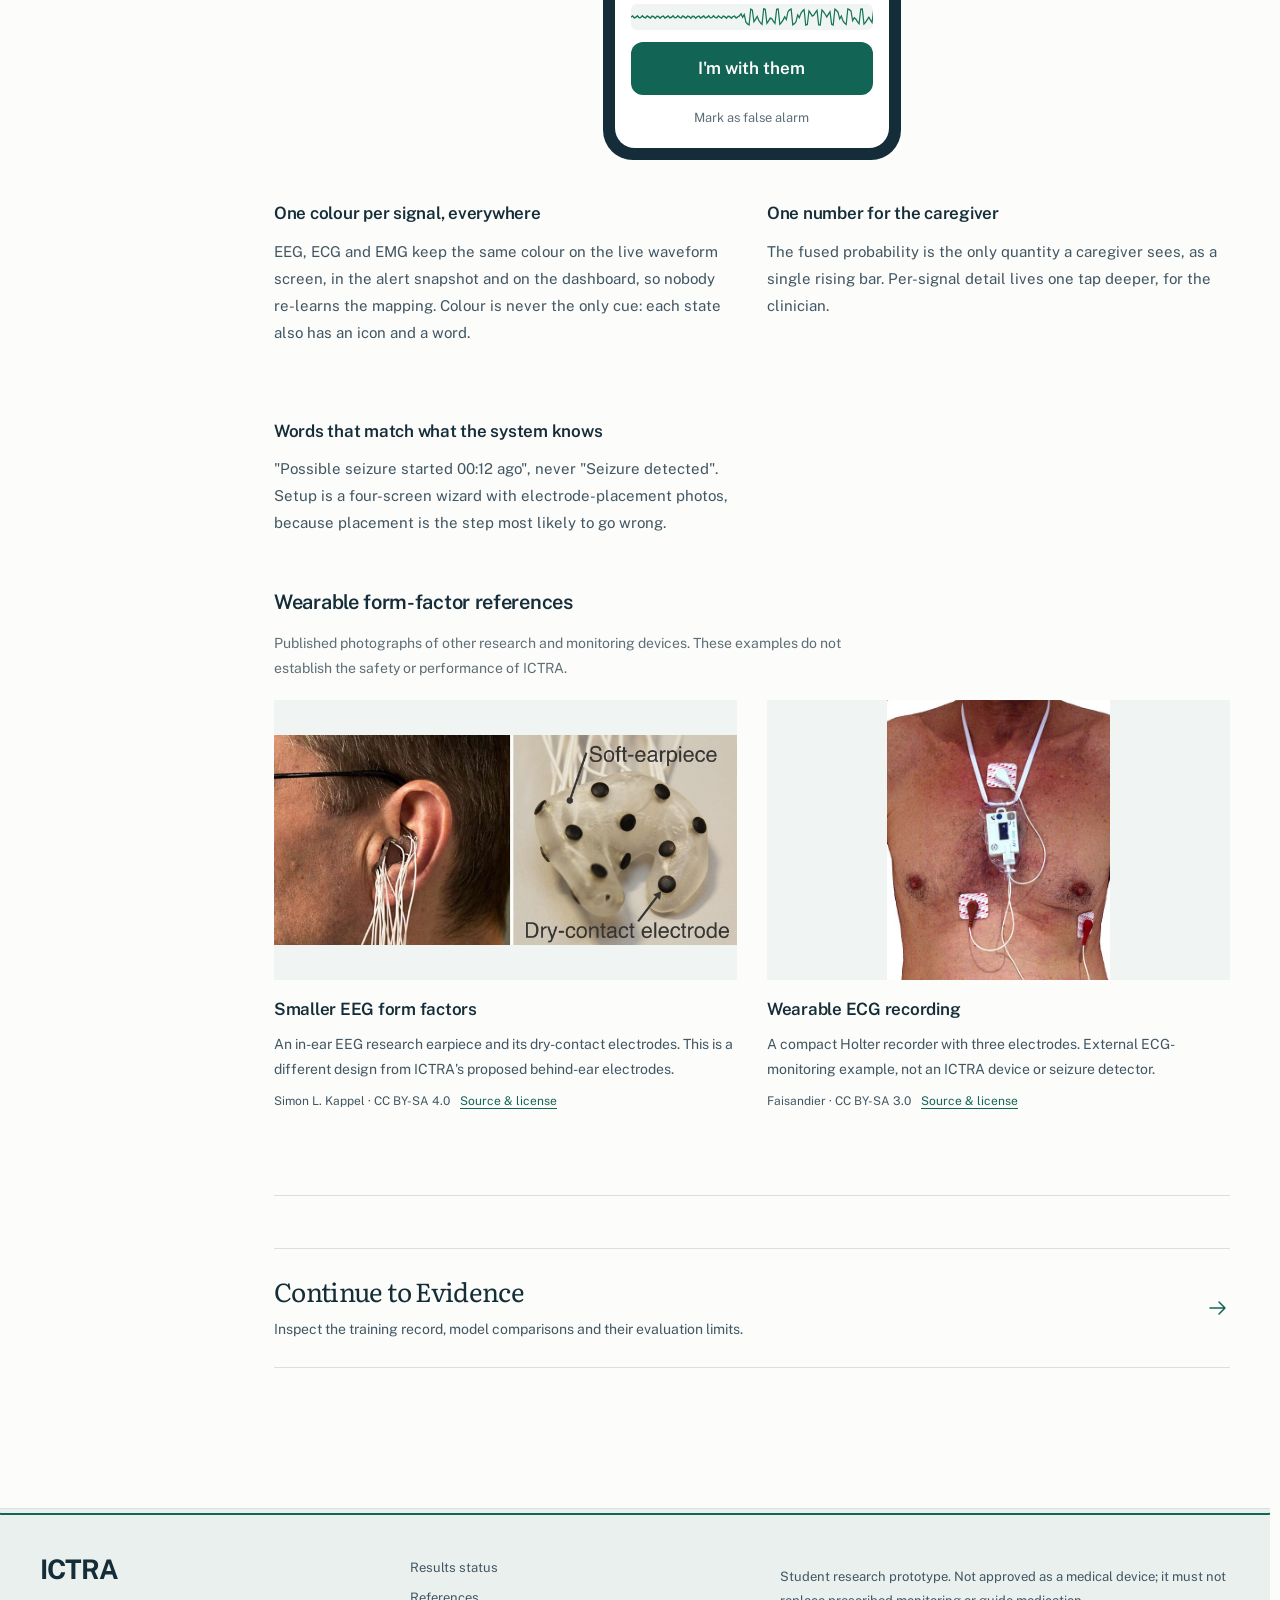
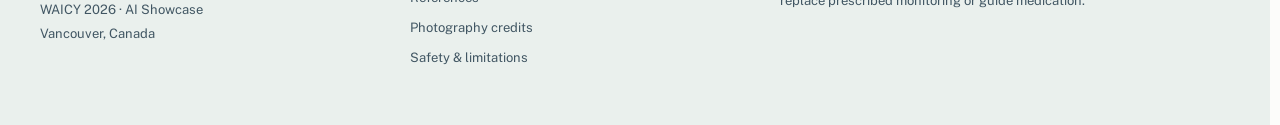
<file: system.html>
<!doctype html><html lang="en" data-theme="light"><head><meta charset="utf-8"><meta name="viewport" content="width=device-width,initial-scale=1"><title>System | ICTRA Research</title><meta name="description" content="The acquisition platform, processing pipeline and proposed alert interface."><link rel="stylesheet" href="source.css"><link rel="stylesheet" href="research-layout.css?v=20261018d"><link rel="preload" href="assets/fonts/public-sans-regular.ttf" as="font" type="font/ttf" crossorigin><link rel="preload" href="assets/fonts/literata-regular.ttf" as="font" type="font/ttf" crossorigin><link rel="stylesheet" href="ictra-editorial.css?v=20261107-polish"><link rel="stylesheet" href="ui-components.css?v=20261018-components2"><link rel="stylesheet" href="site-entrance.css?v=20261018-entry2"><link rel="stylesheet" href="seizeit-setup.css?v=20261018-release1?v=20261018-source3"><link rel="icon" href="data:image/svg+xml,%3Csvg xmlns=%27http://www.w3.org/2000/svg%27 viewBox=%270 0 32 32%27%3E%3Crect width=%2732%27 height=%2732%27 rx=%276%27 fill=%27%230d6c86%27/%3E%3Cpolyline points=%274,18 9,18 12,10 15,24 18,14 21,18 28,18%27 fill=%27none%27 stroke=%27%23fff%27 stroke-width=%272.4%27 stroke-linejoin=%27round%27 stroke-linecap=%27round%27/%3E%3C/svg%3E"><meta name="theme-color" content="#0d6c86"><meta property="og:title" content="System | ICTRA Research"><meta property="og:description" content="The acquisition platform, processing pipeline and proposed alert interface."><meta property="og:type" content="website"></head><body><script defer src="site-entrance.js?v=20261018-entry2"></script><a class="skip-link" href="#main">Skip to content</a><header class="site-header"><div class="site-wrap masthead"><a href="index.html" class="site-brand">ICTRA<span>Biosignal Research</span></a><a class="repo-link" href="https://github.com/AICAllenZhou/ictra-research" target="_blank" rel="noopener">Research code ↗</a><button class="menu-toggle" aria-expanded="false" aria-controls="primary-nav">Menu</button></div><nav id="primary-nav" class="primary-nav" aria-label="Main navigation"><div class="site-wrap"><a href="index.html">Overview</a><a href="journey.html">Journey</a><a href="background.html">Problem</a><a href="science.html">AI & Method</a><a href="system.html" aria-current="page">Engineering</a><a href="evidence.html">Evidence</a><a href="safety.html">Ethics</a><a href="team.html">Team</a></div></nav></header><main id="main"><div class="site-wrap page-heading"><div class="breadcrumb"><a href="index.html">ICTRA</a> / System</div><span class="rubric-tag">Engineering</span><h1>Engineering</h1><p>The acquisition platform, processing pipeline and proposed alert interface.</p></div><div class="site-wrap document-layout"><aside class="contents"><nav aria-label="On this page"><p>On this page</p><a href="#hardware">Acquisition hardware</a><a href="#how">Processing & alerts</a><a href="#pipeline">Data engineering</a><a href="#training-record">Training record</a><a href="#design">Interface design</a></nav></aside><div class="document-content"><aside class="page-brief"><h2>From acquisition to feature extraction</h2><p>The open acquisition platform and recorded processing pipeline support the current research. Wearable packaging and the alert interface are proposed extensions.</p><a href="system.html#pipeline">Data-processing records →</a></aside><section class="research-section" id="hardware"><div class="wrap">
<div class="sec-head">

<h2>Signal acquisition hardware</h2>
<p class="lead">An Arduino UNO R3 acquisition stack with selectable EEG, ECG and EMG modes, live waveform preview and CSV/JSON/PNG export. Firmware checksums are pinned; a hardware verification report (2026-10-03) covers transport, recording and export. Public on <a href="https://github.com/AICAllenZhou/biosignal-studio" rel="noopener" target="_blank">GitHub ↗</a>.</p>
</div><div class="shots"><figure class="context-photo"><img alt="Concept render: a bench kit of boards, leads and sensor patches laid out for the prototype stage." height="1024" loading="eager" src="assets/web/concept/p4-bench-kit.jpg" width="1536"/><figcaption><strong>Prototype bench.</strong> <span class="render-tag">Concept render (AI-generated)</span> The research prototype stage. Not the final device.</figcaption></figure><figure class="context-photo"><img alt="Concept render: a close view of a silver electrode disc set into a patch." height="1024" loading="eager" src="assets/web/concept/p6-electrode-detail.jpg" width="1536"/><figcaption><strong>Electrode contact.</strong> <span class="render-tag">Concept render (AI-generated)</span> Where the signal starts. Shown for scale; the real contact design is still being tested.</figcaption></figure></div>
<figure class="photo" style="margin-bottom:20px">
<a aria-label="Open full-size figure" class="image-link" href="assets/arduino-photo.jpg" rel="noopener" target="_blank"><img alt="Photograph of an Arduino Uno R3 board, showing its microcontroller, headers and USB connector." height="2427" loading="eager" src="assets/web/arduino-photo.jpg" width="3053"/></a>
<figcaption>Arduino Uno R3 · Photograph by MakeMagazinDE, CC BY-SA 4.0. Component reference, not a photograph of the assembled ICTRA prototype. <a href="evidence.html#image-credits">Source &amp; license</a></figcaption>
</figure>
<div class="grid g2" style="align-items:start">
<section class="seizeit-setup" id="electrode-sites" aria-labelledby="seizeit-setup-title"><h3 id="seizeit-setup-title">SeizeIT2: the actual recording setup</h3><p class="seizeit-intro"><strong>Two Sensor Dots.</strong> One recorder connects to the behind-ear EEG electrodes. The other records chest ECG and deltoid EMG. These are the research devices used for the dataset, separate from the ICTRA Arduino prototype.</p><div class="seizeit-media"><div><div class="seizeit-source-link"><h4>Manufacturer wearing reference</h4><p>Byteflies shows its Sensor Dot with wired behind-ear electrodes in an original product photograph. It illustrates a bilateral EEG setup, not a SeizeIT2 participant.</p><a href="https://www.byteflies.com/resource-centre/what-is-byteflies-building-for-people-with-epilepsy-and-why" target="_blank" rel="noopener">View the photograph on Byteflies ↗</a><p class="source-note">Linked at its original source; republication permission has not been confirmed, so the photograph is not redistributed here.</p></div><dl class="seizeit-units"><div><dt><span class="signal-name eeg">EEG</span><br>Recorder 1 · upper back / neck</dt><dd>Wired electrodes behind both ears provide two EEG channels. The montage depends on the suspected seizure onset.</dd></div><div><dt><span class="signal-name ecg">ECG + EMG</span><br>Recorder 2 · left chest</dt><dd>Chest ECG and left-deltoid EMG electrodes connect to the same recorder. There is no separate arm recorder.</dd></div><div><dt><span class="signal-name acc">ACC + GYR</span><br>Movement sensing inside the recorders</dt><dd>Both Sensor Dots contain an accelerometer and gyroscope; motion sensing does not require another wearable.</dd></div></dl></div><figure class="seizeit-source-diagram"><a href="assets/web/seizeit2-swinnen-2026-fig1.png" target="_blank" rel="noopener" aria-label="Open the complete original SeizeIT2 Figure 1"><img src="assets/web/seizeit2-swinnen-2026-fig1.png" width="993" height="1383" loading="eager" alt="Original SeizeIT2 Figure 1: panel A shows behind-ear electrodes wired to a neck recorder; panel B shows chest ECG and deltoid EMG wired to a second recorder"></a><figcaption><strong>The published configuration.</strong> Swinnen et al., 2026, Figure 1 (A and B). Original figure, unchanged. <a href="https://pmc.ncbi.nlm.nih.gov/articles/PMC13238671/#epi470260-fig-0001" target="_blank" rel="noopener">Paper and figure ↗</a> · <a href="https://creativecommons.org/licenses/by-nc-nd/4.0/" target="_blank" rel="noopener">CC BY-NC-ND 4.0</a></figcaption></figure></div><p class="seizeit-context"><strong>Acquisition and processing are different.</strong> The study acquired EEG, ECG and EMG at <strong>250 Hz</strong>, and movement at <strong>25 Hz</strong>. ICTRA resamples signals to 256 Hz for processing. <a href="evidence.html#acquisition-illustration-credit">Sources and image provenance</a></p><details class="seizeit-notes"><summary>How the EEG montage varies</summary><p>For focal onset, the published setup uses two electrodes behind the suspected side and one behind the opposite ear. Generalized-onset configurations use two behind each ear. The manufacturer photograph and the paper show different examples; they are not interchangeable placement instructions.</p></details></section>
<div class="grid" style="gap:16px">
<div class="scroll-x card" style="padding:0">
<table>
<thead><tr><th>Mode</th><th>Sampling</th><th>Band-pass</th><th>Why these numbers</th></tr></thead>
<tbody>
<tr><td><i class="sig eeg"></i>EEG</td><td>256 Hz</td><td>0.5–29.5 Hz</td><td>Matches the 256 Hz the model is trained at; the model then applies its own 1–25 Hz band</td></tr>
<tr><td><i class="sig ecg"></i>ECG</td><td>125 Hz → 256 Hz</td><td>0.5–44.5 Hz</td><td>Enough for R-peak timing; resampled to 256 Hz in software today, sampled at 256 Hz in the next firmware</td></tr>
<tr><td><i class="sig emg"></i>EMG</td><td>500 Hz → 256 Hz</td><td>60–100 Hz → 20–100 Hz + 60 Hz notch</td><td>The 60 Hz lower edge sits on North-American mains, so the next firmware widens the band and notches the hum, matching the training pipeline</td></tr>
</tbody>
</table>
</div>
<div class="card"><h3>What is in the box</h3><details class="explanation"><summary>Read details</summary><p>Arduino UNO R3 boards (one per modality in the current prototype), EEG/ECG/EMG analog front-end modules, gel snap and dry electrodes, USB cables. All modes use the UNO's A0 input at 115,200 baud. Measurements are ADC counts; microvolt calibration is a listed next step, which is why the models train on per-recording normalised signals.</p><p style="margin-top:10px">Bill of materials: <span class="tbd">cost TBD</span> · target: buildable from the repository in one afternoon.</p></details></div>
<div class="card"><h3>Safety by design</h3><details class="explanation"><summary>Read details</summary><p>Body acquisition only with the laptop on battery and no mains peripherals (the README rule). Firmware uploads verify source and HEX checksums in <span class="mono small">profiles.json</span>. Lead-off detection marks data as missing rather than normal, so a fallen electrode degrades sensitivity visibly, never silently.</p></details></div>
<div class="card"><h3>Next revision</h3><details class="explanation"><summary>Read details</summary><p>All channels at 256 Hz with the training pipeline's filters, an accelerometer (SeizeIT2 has one and it is the cheapest strong signal for convulsions), then a single ESP32-class board with a three-channel front end, Bluetooth to a phone and on-device inference for the tree models. Honest status: the current board still saturates on part of its range, so model results come from SeizeIT2 and the board demonstrates feasibility.</p></details></div>
</div>
</div>
<div class="photo-group"><h3 class="photo-group-title">Components up close</h3><div class="photo-pair"><figure class="research-photo" id="photo-breadboard"><a aria-label="Open photograph: Bench prototyping hardware" href="assets/breadboard-photo.jpg" rel="noopener" target="_blank"><img alt="An Arduino Uno and an empty solderless breadboard mounted together on a base" decoding="async" height="1952" loading="eager" src="assets/web/breadboard-photo.jpg" width="3264"/></a><figcaption><h3>Bench prototyping hardware</h3><p>An Arduino board beside a solderless breadboard. A general prototyping reference, not an assembled or body-connected biosignal circuit.</p><span>TreyDanger · CC BY 2.0</span> <a href="evidence.html#credit-breadboard">Source &amp; license</a></figcaption></figure><figure class="research-photo" id="photo-electrode"><a aria-label="Open photograph: The electrode interface" href="assets/ecg-electrode-photo.jpg" rel="noopener" target="_blank"><img alt="Close-up of a blue and white ECG electrode with a metal snap connector" decoding="async" height="858" loading="eager" src="assets/ecg-electrode-photo.jpg" width="1280"/></a><figcaption><h3>The electrode interface</h3><p>A close-up of an ECG electrode and its snap connector. Component reference, not the project's specific electrode model.</p><span>Jud McCranie · CC BY-SA 4.0</span> <a href="evidence.html#credit-electrode">Source &amp; license</a></figcaption></figure></div></div><details class="technical-details"><summary>Supplied conceptual hardware overview</summary><figure class="reference-illustration"><img alt="Supplied conceptual illustration of an acquisition board and electrodes" height="1024" loading="eager" src="assets/web/hero-hardware-reference.jpg" width="1536"/><figcaption>User-supplied visual reference. This illustration is not documentary evidence of the project hardware.</figcaption></figure></details></div></section><section class="research-section" id="how"><div class="wrap">
<div class="sec-head">

<h2>From acquisition to alert</h2>
<p class="lead">Three signal sets, one classifier. EEG alone (A), EEG with ECG (B), and all four signals (C) each feed the same gradient-boosted model. Only its probability, after temporal filtering, can trigger an alert.</p>
</div>
<figure>
<svg aria-label="ICTRA architecture: EEG, ECG and EMG sensors feed an Arduino running BioSignal Studio; every stream is resampled to 256 Hz and cut into 4-second windows; each gets features and a gradient-boosted-tree model; models A, B and C add one signal at a time; a k-of-n temporal decision gates the alert to the caregiver phone and the clinician dashboard." font-family="IBM Plex Sans, system-ui, sans-serif" font-size="14" role="img" viewbox="0 0 1040 560">
<defs><marker id="arr" markerheight="7" markerwidth="7" orient="auto-start-reverse" refx="9" refy="5" viewbox="0 0 10 10"><path d="M0 0L10 5L0 10z" fill="var(--axis)"></path></marker></defs>
<g fill="none" marker-end="url(#arr)" stroke="var(--axis)" stroke-width="1.5">
<path d="M180 92V128"></path><path d="M520 92V128"></path><path d="M860 92V128"></path>
<path d="M180 196V232"></path><path d="M520 196V232"></path><path d="M860 196V232"></path>
<path d="M180 300V318H400V336"></path><path d="M520 300V336"></path><path d="M860 300V318H640V336"></path>
<path d="M520 404V428"></path>
<path d="M520 496V512H330V528"></path><path d="M520 496V512H710V528"></path>
</g>
<!-- sensors -->
<g><rect fill="none" height="56" rx="10" stroke="var(--eeg)" stroke-width="2" width="280" x="40" y="36"></rect><rect fill="var(--eeg)" height="56" rx="3" width="6" x="40" y="36"></rect><text fill="var(--ink)" font-weight="600" text-anchor="middle" x="180" y="59">EEG electrodes</text><text fill="var(--ink-2)" font-size="12" text-anchor="middle" x="180" y="79">behind the ear · 2 channels · 256 Hz · 1–25 Hz</text></g>
<g><rect fill="none" height="56" rx="10" stroke="var(--ecg)" stroke-width="2" width="280" x="380" y="36"></rect><rect fill="var(--ecg)" height="56" rx="3" width="6" x="380" y="36"></rect><text fill="var(--ink)" font-weight="600" text-anchor="middle" x="520" y="59">ECG lead</text><text fill="var(--ink-2)" font-size="12" text-anchor="middle" x="520" y="79">chest · 256 Hz · 0.5–40 Hz → R-peaks</text></g>
<g><rect fill="none" height="56" rx="10" stroke="var(--emg)" stroke-width="2" width="280" x="720" y="36"></rect><rect fill="var(--emg)" height="56" rx="3" width="6" x="720" y="36"></rect><text fill="var(--ink)" font-weight="600" text-anchor="middle" x="860" y="59">EMG pair + motion</text><text fill="var(--ink-2)" font-size="12" text-anchor="middle" x="860" y="79">deltoid or biceps · 256 Hz · 20–100 Hz · accelerometer 25 Hz</text></g>
<!-- acquisition -->
<g><rect fill="var(--surface-2)" height="56" rx="10" stroke="var(--axis)" stroke-width="1.5" width="960" x="40" y="140"></rect><text fill="var(--ink)" font-weight="600" text-anchor="middle" x="520" y="163">Arduino UNO R3 + BioSignal Studio (open-source firmware and acquisition GUI) · same signal-processing code as training</text><text fill="var(--ink-2)" font-size="12" text-anchor="middle" x="520" y="183">serial 115,200 baud · live waveform preview · CSV / JSON recordings · checksum-verified firmware · resampled to 256 Hz before any feature is computed</text></g>
<!-- models -->
<g><rect fill="none" height="56" rx="10" stroke="var(--axis)" stroke-width="1.5" width="280" x="40" y="244"></rect><text fill="var(--ink)" font-weight="600" text-anchor="middle" x="180" y="267">EEG · features → boosted trees</text><text fill="var(--ink-2)" font-size="12" text-anchor="middle" x="180" y="287">band powers, line length, entropy · 4 s windows, 2 s hop</text></g>
<g><rect fill="none" height="56" rx="10" stroke="var(--axis)" stroke-width="1.5" width="280" x="380" y="244"></rect><text fill="var(--ink)" font-weight="600" text-anchor="middle" x="520" y="267">ECG · heart rate → boosted trees</text><text fill="var(--ink-2)" font-size="12" text-anchor="middle" x="520" y="287">HR, HRV, rise vs the last 5 min · same 4 s windows</text></g>
<g><rect fill="none" height="56" rx="10" stroke="var(--axis)" stroke-width="1.5" width="280" x="720" y="244"></rect><text fill="var(--ink)" font-weight="600" text-anchor="middle" x="860" y="267">EMG + motion → boosted trees</text><text fill="var(--ink-2)" font-size="12" text-anchor="middle" x="860" y="287">envelope, bursts, movement energy · same windows</text></g>
<!-- fusion -->
<g><rect fill="none" height="56" rx="10" stroke="var(--axis)" stroke-width="1.5" width="320" x="360" y="348"></rect><text fill="var(--ink)" font-weight="600" text-anchor="middle" x="520" y="371">Feature sets: A → B → C</text><text fill="var(--ink-2)" font-size="12" text-anchor="middle" x="520" y="391">A = EEG · B = + ECG · C = + EMG + motion · features from each signal concatenated into one classifier (early fusion)</text></g>
<text fill="var(--muted)" font-size="11" x="536" y="420">seizure probability</text>
<!-- decision -->
<g><rect fill="var(--accent)" fill-opacity=".12" height="56" rx="10" stroke="var(--accent)" stroke-width="2.5" width="320" x="360" y="440"></rect><text fill="var(--ink)" font-weight="600" text-anchor="middle" x="520" y="463">Temporal decision · k of n</text><text fill="var(--ink-2)" font-size="12" text-anchor="middle" x="520" y="483">3 of the last 5 windows above threshold τ (τ chosen on validation patients only), else no alert</text></g>
<!-- outputs -->
<g><rect fill="none" height="30" rx="8" stroke="var(--alert)" stroke-width="2" width="340" x="160" y="528"></rect><text fill="var(--ink)" font-size="12.5" font-weight="600" text-anchor="middle" x="330" y="548">Caregiver phone alert · time + 60 s snapshot</text></g>
<g><rect fill="none" height="30" rx="8" stroke="var(--axis)" stroke-width="1.5" width="340" x="540" y="528"></rect><text fill="var(--ink)" font-size="12.5" font-weight="600" text-anchor="middle" x="710" y="548">Clinician dashboard · review, confirm, export</text></g>
</svg>
<figcaption>Three models that differ by exactly one signal each (A: EEG · B: EEG + ECG · C: EEG + ECG + EMG + motion), so the value of every sensor is measured, not asserted. Four single-signal rules (heart-rate jump, EMG threshold, EEG line length, movement) are reported next to them in every table. A flat or missing signal is flagged, never filled in as "normal".</figcaption>
</figure>
<div class="steps" style="margin-top:20px">
<div class="step"><b>Sense</b><span>Behind-the-ear or forehead EEG electrodes, a chest or arm ECG lead and a biceps EMG pair feed low-cost analog front-end modules wired to an Arduino UNO R3.</span></div>
<div class="step"><b>Acquire</b><span>BioSignal Studio firmware streams each channel over serial at 115,200 baud. The current firmware samples EEG at 256 Hz, ECG at 125 Hz and EMG at 500 Hz; the training pipeline resamples everything to 256 Hz, and the next firmware revision will sample at 256 Hz directly so the device and the benchmark share one code path.</span></div>
<div class="step"><b>Window</b><span>Every stream is cut into 4-second windows with a 2-second hop on one shared clock. Heart rate is also compared with its own rolling 5-minute baseline, so the model sees a jump, not an absolute number.</span></div>
<div class="step"><b>Recognise</b><span>Gradient-boosted trees read EEG band powers and line length for ictal rhythms, heart-rate and variability features for ictal tachycardia, and EMG envelope and movement features for tonic and clonic activation. Trees train in minutes, run on a laptop, and their feature importances can be read by a clinician.</span></div>
<div class="step"><b>Fuse</b><span>Model C sees all signals at once (early fusion). A late-fusion variant trains one model per signal and averages their probabilities, re-weighting when a signal is flat or missing; the development folds decide which one is frozen.</span></div>
<div class="step"><b>Decide</b><span>A k-of-n rule (3 of the last 5 windows above τ) suppresses isolated spikes before anything fires, trading a few seconds of latency for far fewer false alarms. τ is tuned on validation patients only and frozen before the test set is opened.</span></div>
<div class="step"><b>Alert and review</b><span>The caregiver's phone gets a push alert with the time and a 60-second signal snapshot; the clinician dashboard logs every event for confirm/reject and export.</span></div>
</div>
</div></section><section class="research-section" id="pipeline"><div class="wrap">
<div class="sec-head">

<h2>Processing the complete recording</h2>
<p class="lead">A seizure is under one percent of the recording time, so the only way to measure false alarms honestly is to process every hour. That made the data engineering the first real engineering problem of the project, before any model was trained.</p>
</div><figure class="training-illustration" id="ai-workflow"><a aria-label="Open full-size AI training illustration" href="assets/web/ai-training-workflow.svg" rel="noopener" target="_blank"><img alt="Aligned recordings are divided into 4-second windows with a 2-second hop, transformed into signal features and used by a gradient-boosted tree model." decoding="async" height="1024" loading="eager" src="assets/web/ai-training-workflow.svg" width="1536"/></a><figcaption><strong>Schematic drawn from the pipeline code.</strong> Aligned signals → overlapping windows → physical features → tree ensemble → window probability. Waveforms, feature cells and trees are schematic, not patient data or a fitted model. <a href="assets/web/ai-training-workflow.svg" rel="noopener" target="_blank">View full-size diagram ↗</a> · <a href="evidence.html#ai-illustration-credits">Image provenance</a></figcaption></figure>
<div class="pipe-stats">
<div class="stat"><b>126 GB</b><span>SeizeIT2 in full: 11,009 signal files, each verified against its SHA-256 before it is used</span></div>
<div class="stat"><b>95 GB</b><span>development set downloaded for training: every seizure hour first, then every seizure-free hour</span></div>
<div class="stat"><b>2,850</b><span>recording runs, up to 18 hours each, catalogued before a single byte of signal was downloaded</span></div>
<div class="stat"><b>~3,800×</b><span>real time: feature extraction streams each run in one-hour chunks so a 3 GB laptop copes</span></div>
<div class="stat"><b>5 s</b><span>live counters on the ICTRA Lab page that watches downloads, features and training jobs</span></div>
</div>
<div class="grid g3" style="margin-bottom:20px">
<div class="card"><div class="figure-label">Download</div><h3>Resumable, verified, parallel</h3><details class="explanation"><summary>Read details</summary><p>A catalog of every file with its size and checksum is built from the dataset's metadata first. The downloader then streams files to disk, resumes interrupted transfers, verifies each one, and lets several processes share the work through per-file locks that record their owner, so a crashed process never corrupts a file. Locked-test patients are refused until the pre-registration hash exists.</p></details></div>
<div class="card"><div class="figure-label">Features</div><h3>One code path, every signal</h3><details class="explanation"><summary>Read details</summary><p>Every stream is resampled to 256 Hz, filtered, cut into 4-second windows and turned into physical features by a single library that the live device will also run. Flat or saturated stretches (one ECG file sat at a constant value for eight hours) are flagged and blanked rather than learned as "normal". A change to that library forces every feature to be rebuilt, by rule.</p></details></div>
<div class="card"><div class="figure-label">Monitor</div><h3>Scripts write numbers, the page only draws</h3><details class="explanation"><summary>Read details</summary><p>The ICTRA Lab page shows download bars, files in flight with their speed, feature counters, the training-job grid, disk space and the log, and it refreshes itself. It never computes a metric: every script writes JSON and the page reads it, so the numbers on screen are the numbers in the report. A stall watch restarts any download that goes quiet for five minutes.</p></details></div>
</div>
<div class="lab-records" id="training-record">
<h3 class="lab-section-title">Inside the training run</h3>
<p class="lab-intro">The working pipeline, captured directly from ICTRA Lab. Follow the data preparation, the patient split and the experiment queue—not a mock dashboard or a concept render.</p>
<p class="lab-capture-note">Static screenshots · captured 18 October 2026, 06:47–06:49 UTC. Dashboard clocks and log timestamps are preserved as displayed. <a href="assets/web/training/capture-manifest.json">Capture record</a></p>
<nav class="lab-jump" aria-label="Training records"><a href="#lab-preparation">Data preparation</a><a href="#lab-data">Patient split</a><a href="#lab-jobs">Training jobs</a><a href="evidence.html#lab-experiments">Signal &amp; model experiments →</a></nav>
<figure class="lab-figure" id="lab-preparation" aria-labelledby="lab-preparation-title"><h4 class="lab-figure-title" id="lab-preparation-title">Downloads complete. Features ready.</h4>
<a class="lab-image" href="assets/web/training/lab-preparation-20261018.jpg" target="_blank" rel="noopener" aria-label="Open full-size data preparation screenshot"><img src="assets/web/training/lab-preparation-20261018.jpg" width="1155" height="482" loading="lazy" alt="Real ICTRA Lab screenshot: both development download stages complete and features available for all 2,072 development runs; locked-test download remains locked"></a>
<figcaption><div><a href="assets/web/training/lab-preparation-20261018.jpg" target="_blank" rel="noopener">Open full-size data preparation screenshot ↗</a></div><div><p>Stage 1 contains <strong>1,163 files / 24.846 GB</strong>; stage 2 adds <strong>6,894 files / 69.982 GB</strong> of seizure-free recordings. Feature extraction has reached <strong>2,072 / 2,072 development runs</strong>, including 305 seizure-containing and 1,767 seizure-free runs.</p><p class="lab-reading">The bars show data availability, not detection accuracy. The red “no download is running” message is an idle-downloader warning; both download totals are already complete. The locked-test row remains locked.</p></div></figcaption>
</figure>
<figure class="lab-figure" id="lab-data" aria-labelledby="lab-data-title"><h4 class="lab-figure-title" id="lab-data-title">Separate people, not random windows.</h4>
<a class="lab-image" href="assets/web/training/lab-data-20261018.jpg" target="_blank" rel="noopener" aria-label="Open full-size data coverage and evaluation split screenshot"><img src="assets/web/training/lab-data-20261018.jpg" width="1155" height="765" loading="lazy" alt="Real Data tab showing 96 development and 29 locked-test patients, modality coverage, EEG montages and three planned evaluation tiers"></a>
<figcaption><div><a href="assets/web/training/lab-data-20261018.jpg" target="_blank" rel="noopener">Open full-size patient split screenshot ↗</a></div><div><p><strong>96 patients</strong> form the development set; <strong>29 patients</strong> are reserved for the locked internal test. Development uses five patient-wise folds. Of 2,072 development runs, 2,048 have ECG + EMG files and 1,889 have a movement file.</p><p class="lab-reading">File coverage is not proof that every sample is usable. The evaluation tiers describe the protocol, not three completed tests. Catalog hours are inventory totals, not the exposure denominator of every experiment; v01 uses only 2,288 hours of seizure-containing recordings.</p></div></figcaption>
</figure>
<figure class="lab-figure" id="lab-jobs" aria-labelledby="lab-jobs-title"><h4 class="lab-figure-title" id="lab-jobs-title">A job grid, not a success score.</h4>
<a class="lab-image" href="assets/web/training/lab-training-jobs-20261018.jpg" target="_blank" rel="noopener" aria-label="Open full-size training jobs and log screenshot"><img src="assets/web/training/lab-training-jobs-20261018.jpg" width="1425" height="990" loading="lazy" alt="Real training dashboard excerpt: v02_full_hours has 68 completed, 2 running and 100 queued jobs; v03_threshold_stability has 110 completed jobs, with the process log below"></a>
<figcaption><div><a href="assets/web/training/lab-training-jobs-20261018.jpg" target="_blank" rel="noopener">Open full-size training jobs screenshot ↗</a></div><div><p>At capture, <strong>v02_full_hours</strong> shows <strong>68 done, 2 running and 100 queued</strong>. Each cell represents an input set, model family, patient fold and seed. v02 extends the baseline to seizure-free hours; v03 tests a different threshold-selection procedure and shows 110 completed jobs.</p><p class="lab-reading">Filled cells mean jobs finished—not that a version passed the acceptance rule. These are development folds; the separate locked test remains unopened in this capture. The log preserves the script's recorded sequence. <a href="evidence.html#evolution">See version decisions and their limits →</a></p></div></figcaption>
</figure>
<p class="lab-next">From processing to interpretation: <a href="evidence.html#lab-experiments">read the real signal and ablation screens →</a></p>
</div>
<details class="technical-details lab-history"><summary>Historical record · first download and first training run, 17 October</summary>
<div class="shots">
<figure class="photo"><a aria-label="Open full-size figure" class="image-link" href="assets/lab-record-1.jpg" rel="noopener" target="_blank"><img alt="ICTRA Lab page, Now tab: progress bars for the seizure-run download at 1,011 of 1,163 files and the seizure-free download at 1,014 of 6,894 files, two files in flight with speeds, and 99 GB of disk free." height="1211" loading="lazy" src="assets/lab-record-1.jpg" width="800"/></a><figcaption>Historical download snapshot, 17 October: stage 1 at 24.5 of 24.8 GB, with seizure-free downloads still in progress. Both stages are complete in the newer capture above. The locked test stays greyed out.</figcaption></figure>
<figure class="photo"><a aria-label="Open full-size figure" class="image-link" href="assets/lab-record-2.jpg" rel="noopener" target="_blank"><img alt="ICTRA Lab page: feature extraction counter at 498 of 2,072 development runs, an empty training-job grid waiting for the first run, and a scrolling log of feature passes." height="1211" loading="eager" src="assets/lab-record-2.jpg" width="800"/></a><figcaption>Feature extraction keeps pace with the download; the training grid fills in one cell per model, fold and seed once stage 1 completes. The log is the same file the scripts write.</figcaption></figure>
<figure class="photo"><a aria-label="Open full-size figure" class="image-link" href="assets/lab-record-3.jpg" rel="noopener" target="_blank"><img alt="ICTRA Lab page, Data tab: modality coverage table for development and locked-test runs, and the three evaluation tiers: development, locked internal test, external tests." height="1211" loading="eager" src="assets/lab-record-3.jpg" width="800"/></a><figcaption>The Data tab: how many runs carry each signal (2,048 of 2,072 development runs have ECG and EMG; 1,889 have movement) and the three evaluation tiers, drawn from the same JSON the protocol document reads.</figcaption></figure>
<figure class="photo"><a aria-label="Open full-size figure" class="image-link" href="assets/lab-record-4-training.jpg" rel="noopener" target="_blank"><img alt="ICTRA Lab page, Now tab, 17 October 15:16: stage 1 download complete at 1,163 of 1,163 files; stage 2 at 1,502 of 6,894 files; feature extraction at 674 of 2,072 development runs; training grid for v01_baseline with all 15 Model A XGBoost cells finished, 3 LightGBM cells running and 92 jobs queued." height="1290" loading="eager" src="assets/lab-record-4-training.jpg" width="2046"/></a><figcaption>The first training run, v01_baseline, 17 October 15:16. Model A (EEG) with XGBoost on the GPU finished all 15 cells (5 patient folds × 3 seeds) in 14 minutes; LightGBM is running; 92 jobs for Models B and C and the four single-signal rules are queued. Every cell is a held-out patient fold. In the source dashboard, hovering a finished cell displayed its event F1, sensitivity and false alarms per 24 h. Hover details are not available in this static capture.</figcaption></figure>
</div>
<p class="small muted" style="margin-top:14px">Historical screenshots taken on 17 October 2026 during the first download and the first training run. They are retained as a process record, not the current run state.</p>
</details>
</div></section><section class="research-section" id="design"><div class="wrap">
<div class="sec-head">

<h2>Patient, caregiver and clinician interfaces</h2>
<p class="lead">The patient wants to forget the device exists. The caregiver wants to be woken only when it matters. The clinician wants evidence, not a diary. ICTRA gives each a different surface.</p>
</div><div class="shots"><figure class="context-photo"><img alt="Concept render: a bedside hub with a status light, designed for the caregiver." height="1024" loading="eager" src="assets/web/concept/p8-bedside-hub.jpg" width="1536"/><figcaption><strong>Bedside hub.</strong> <span class="render-tag">Concept render (AI-generated)</span> The caregiver-facing unit. It shows a single rising probability, not raw signals.</figcaption></figure><figure class="context-photo"><img alt="Concept render: a patch, a hub and a phone laid out together on a table." height="1024" loading="eager" src="assets/web/concept/p10-flatlay-patch-hub-phone.jpg" width="1536"/><figcaption><strong>Three surfaces.</strong> <span class="render-tag">Concept render (AI-generated)</span> The patch, the hub and the phone, the three places a person, caregiver and clinician each see the system.</figcaption></figure></div>
<div class="design-grid">
<div class="card"><div class="figure-label">Patient</div><h3>Nothing to manage</h3><p>Discreet behind-the-ear and under-sleeve electrodes, no on-body display, one button to start and stop, electrodes changed daily. The patient sees every alert sent about them and controls the device; there is no location tracking.</p></div>
<div class="card"><div class="figure-label">Caregiver</div><h3>Woken reliably, told how serious</h3><p>Two-stage tone: a soft chime for "possible", a continuous alarm for "confirmed". Elapsed time counts up. One tap, "I'm with them", silences the alarm and logs the response time. Night mode uses a 1–3 kHz band and a paired-watch vibration.</p></div>
<div class="card"><div class="figure-label">Clinician</div><h3>Evidence behind every entry</h3><p>A timeline of alerts with the three raw traces around each event, confirm/reject buttons, and CSV/PDF export for the appointment. Rejections feed the next training round.</p></div>
<p class="prototype-caption">Illustrative interface concept</p><div aria-label="Caregiver alert mock-up" class="phone">
<div class="scr">
<div class="time"><span>23:47</span><span>ICTRA · connected</span></div>
<div class="notif"><b>Possible seizure</b><span>started 00:12 ago · EEG + ECG + EMG agree</span></div>
<div class="elapsed tabular" id="elapsed">00:12</div>
<div class="mini">
<div><svg preserveaspectratio="none" viewbox="0 0 300 26"><polyline fill="none" id="miniEeg" stroke="var(--eeg)" stroke-width="1.5"></polyline></svg></div>
<div><svg preserveaspectratio="none" viewbox="0 0 300 26"><polyline fill="none" id="miniEcg" stroke="var(--ecg)" stroke-width="1.5"></polyline></svg></div>
<div><svg preserveaspectratio="none" viewbox="0 0 300 26"><polyline fill="none" id="miniEmg" stroke="var(--emg)" stroke-width="1.5"></polyline></svg></div>
</div>
<div class="ack">I'm with them</div>
<div class="snooze">Mark as false alarm</div>
</div>
</div>
</div>
<div class="grid g3" style="margin-top:20px">
<div class="card"><h3>One colour per signal, everywhere</h3><p>EEG, ECG and EMG keep the same colour on the live waveform screen, in the alert snapshot and on the dashboard, so nobody re-learns the mapping. Colour is never the only cue: each state also has an icon and a word.</p></div>
<div class="card"><h3>One number for the caregiver</h3><p>The fused probability is the only quantity a caregiver sees, as a single rising bar. Per-signal detail lives one tap deeper, for the clinician.</p></div>
<div class="card"><h3>Words that match what the system knows</h3><p>"Possible seizure started 00:12 ago", never "Seizure detected". Setup is a four-screen wizard with electrode-placement photos, because placement is the step most likely to go wrong.</p></div>
</div>
<div class="photo-group"><h3 class="photo-group-title">Wearable form-factor references</h3><p class="photo-group-intro">Published photographs of other research and monitoring devices. These examples do not establish the safety or performance of ICTRA.</p><div class="photo-pair"><figure class="research-photo" id="photo-ear-eeg"><a aria-label="Open photograph: Smaller EEG form factors" href="assets/ear-eeg-photo.jpg" rel="noopener" target="_blank"><img alt="Two photographs showing an in-ear EEG earpiece being worn and its dry-contact electrodes" decoding="async" height="808" loading="eager" src="assets/web/ear-eeg-photo.jpg" width="1780"/></a><figcaption><h3>Smaller EEG form factors</h3><p>An in-ear EEG research earpiece and its dry-contact electrodes. This is a different design from ICTRA's proposed behind-ear electrodes.</p><span>Simon L. Kappel · CC BY-SA 4.0</span> <a href="evidence.html#credit-ear-eeg">Source &amp; license</a></figcaption></figure><figure class="research-photo" id="photo-holter"><a aria-label="Open photograph: Wearable ECG recording" href="assets/holter-photo.jpg" rel="noopener" target="_blank"><img alt="A person wearing a small Holter ECG recorder with three connected adhesive electrodes" decoding="async" height="626" loading="eager" src="assets/holter-photo.jpg" width="500"/></a><figcaption><h3>Wearable ECG recording</h3><p>A compact Holter recorder with three electrodes. External ECG-monitoring example, not an ICTRA device or seizure detector.</p><span>Faisandier · CC BY-SA 3.0</span> <a href="evidence.html#credit-holter">Source &amp; license</a></figcaption></figure></div></div></div></section><nav class="reading-next" aria-label="Continue reading"><a href="evidence.html"><span><strong>Continue to Evidence</strong><span>Inspect the training record, model comparisons and their evaluation limits.</span></span><svg viewBox="0 0 24 24" width="24" height="24" aria-hidden="true" focusable="false"><path d="M4 12h15M13 6l6 6-6 6" fill="none" stroke="currentColor" stroke-width="1.5" stroke-linecap="round" stroke-linejoin="round"/></svg></a></nav></div></div></main><footer class="site-footer"><div class="site-wrap"><div><b>ICTRA</b><p>WAICY 2026 · AI Showcase<br>Vancouver, Canada</p></div><div><a href="evidence.html#results">Results status</a><a href="evidence.html#references">References</a><a href="evidence.html#image-credits">Photography credits</a><a href="safety.html">Safety & limitations</a></div><p>Student research prototype. Not approved as a medical device; it must not replace prescribed monitoring or guide medication.</p></div></footer><script src="research.js?v=20261018-components2"></script><script src="navigation.js?v=20261107-polish"></script><script src="ui-components.js?v=20261018-components2"></script></body></html>
</file>
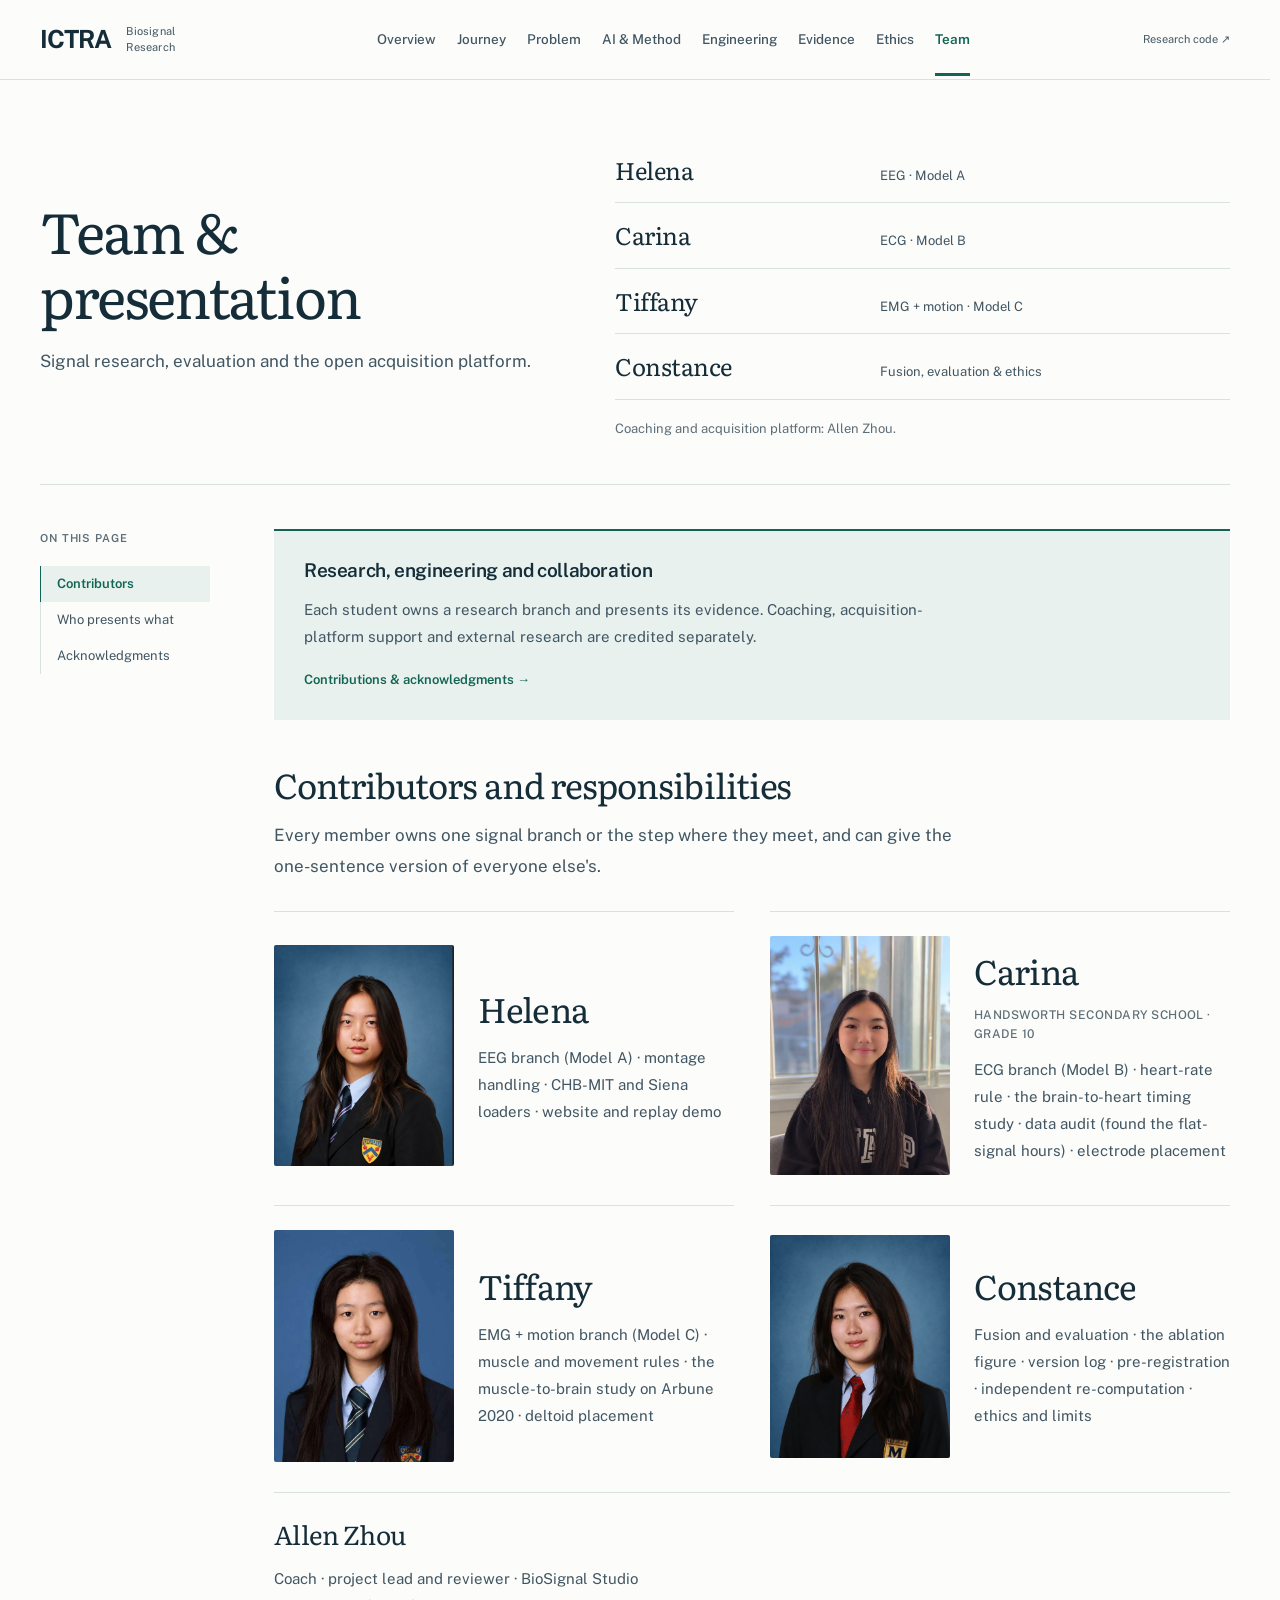
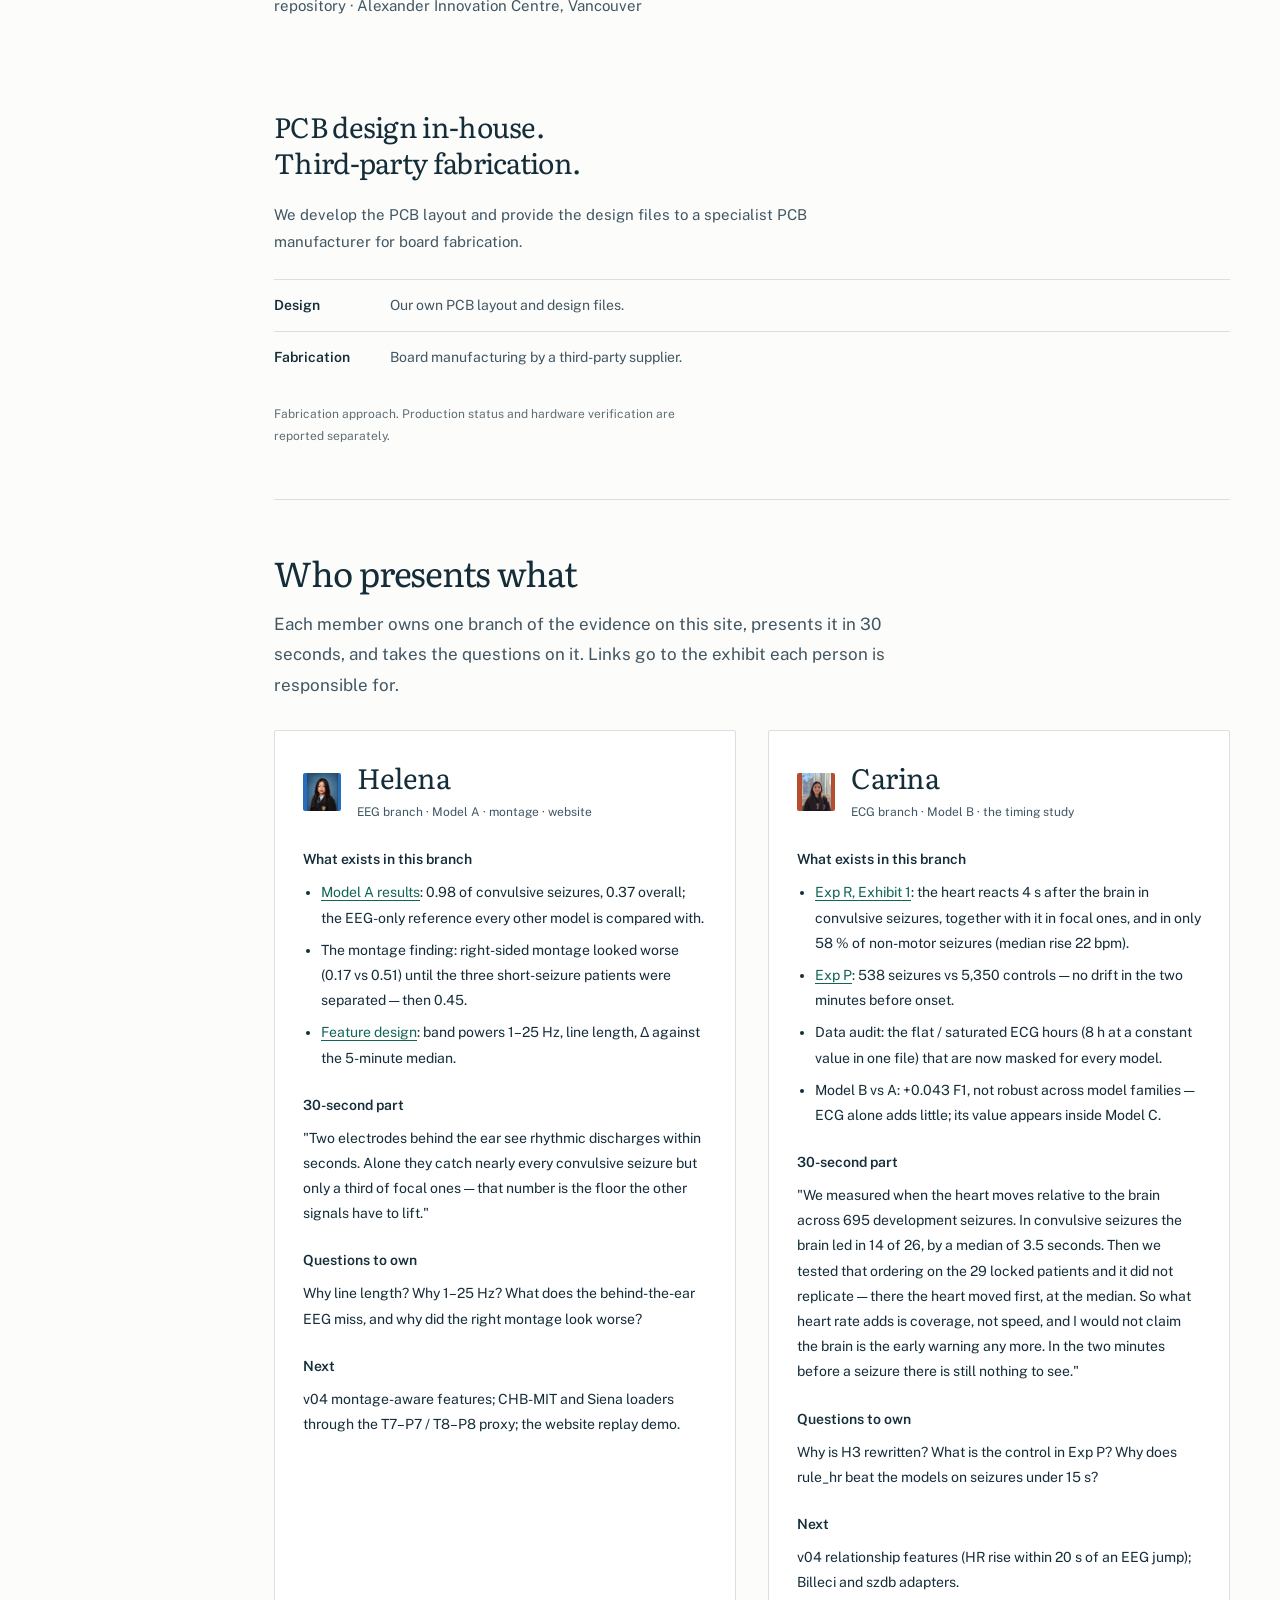
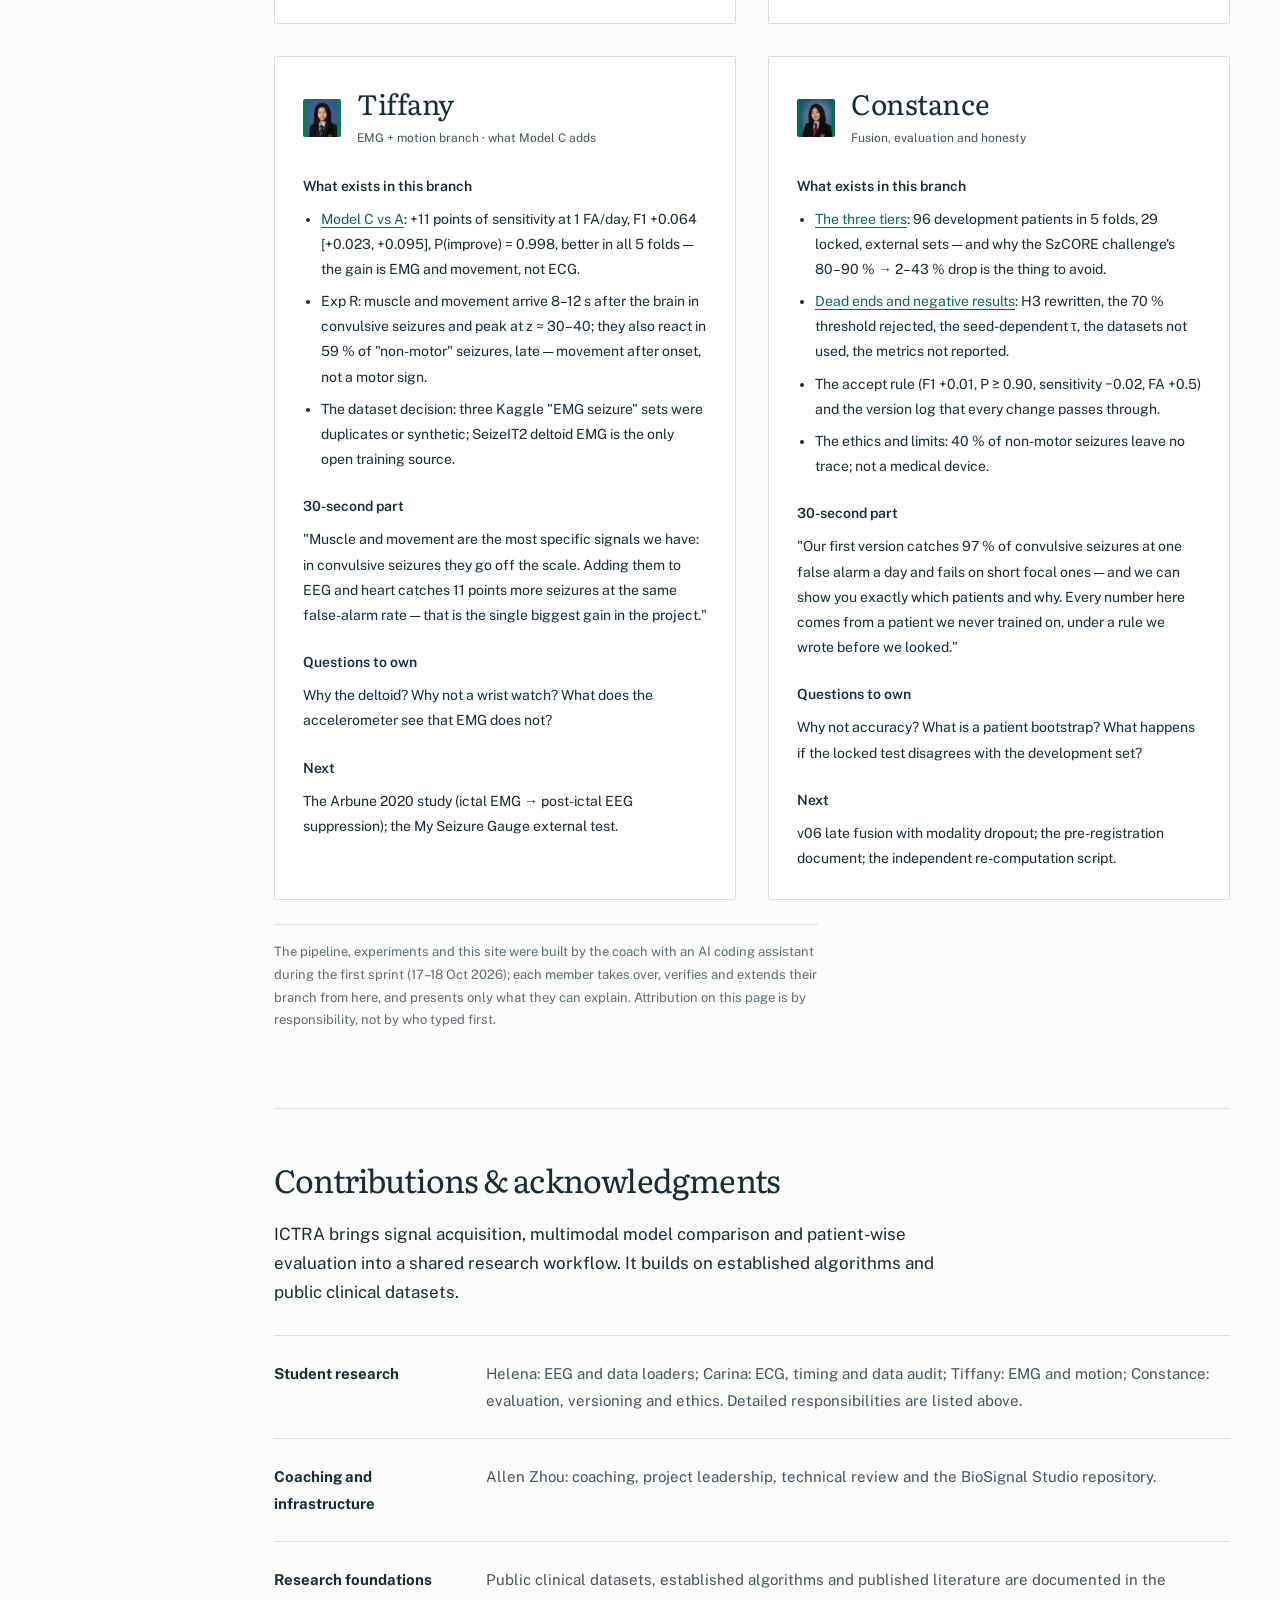
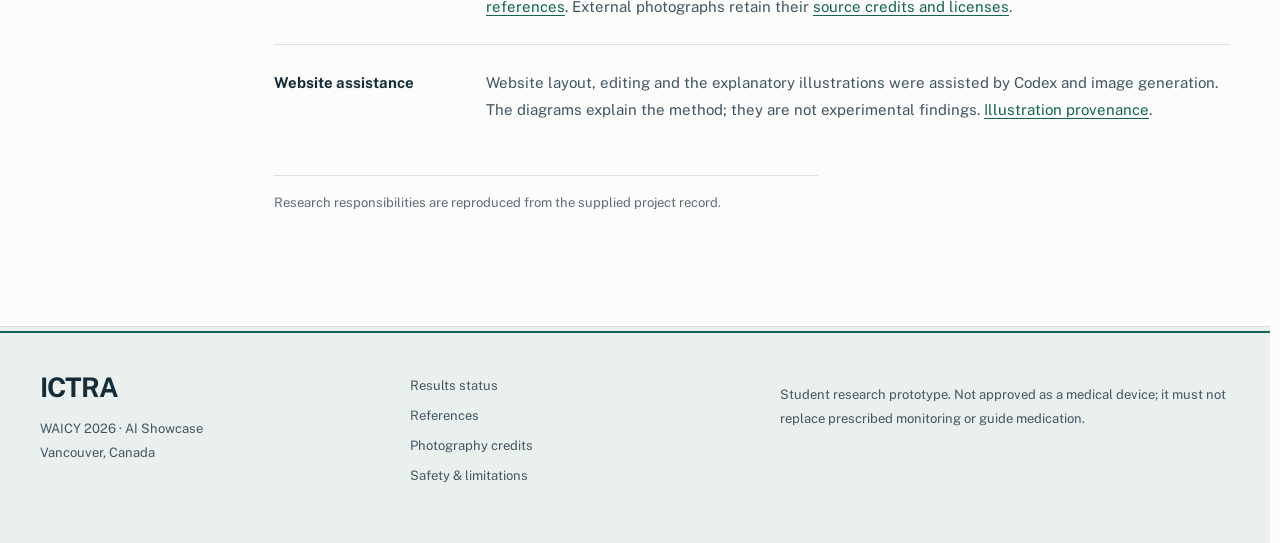
<file: team.html>
<!doctype html><html lang="en" data-theme="light"><head><meta charset="utf-8"><meta name="viewport" content="width=device-width,initial-scale=1"><title>Team | ICTRA Research</title><meta name="description" content="Signal research, evaluation and the open acquisition platform."><link rel="stylesheet" href="source.css"><link rel="stylesheet" href="research-layout.css?v=20261018d"><link rel="preload" href="assets/fonts/public-sans-regular.ttf" as="font" type="font/ttf" crossorigin><link rel="preload" href="assets/fonts/literata-regular.ttf" as="font" type="font/ttf" crossorigin><link rel="stylesheet" href="ictra-editorial.css?v=20261107-polish"><link rel="stylesheet" href="ui-components.css?v=20261018-components2"><link rel="stylesheet" href="site-entrance.css?v=20261018-entry2"><link rel="icon" href="data:image/svg+xml,%3Csvg xmlns=%27http://www.w3.org/2000/svg%27 viewBox=%270 0 32 32%27%3E%3Crect width=%2732%27 height=%2732%27 rx=%276%27 fill=%27%230d6c86%27/%3E%3Cpolyline points=%274,18 9,18 12,10 15,24 18,14 21,18 28,18%27 fill=%27none%27 stroke=%27%23fff%27 stroke-width=%272.4%27 stroke-linejoin=%27round%27 stroke-linecap=%27round%27/%3E%3C/svg%3E"><meta name="theme-color" content="#0d6c86"><meta property="og:title" content="Team | ICTRA Research"><meta property="og:description" content="Signal research, evaluation and the open acquisition platform."><meta property="og:type" content="website"></head><body><script defer src="site-entrance.js?v=20261018-entry2"></script><a class="skip-link" href="#main">Skip to content</a><header class="site-header"><div class="site-wrap masthead"><a href="index.html" class="site-brand">ICTRA<span>Biosignal Research</span></a><a class="repo-link" href="https://github.com/AICAllenZhou/ictra-research" target="_blank" rel="noopener">Research code ↗</a><button class="menu-toggle" aria-expanded="false" aria-controls="primary-nav">Menu</button></div><nav id="primary-nav" class="primary-nav" aria-label="Main navigation"><div class="site-wrap"><a href="index.html">Overview</a><a href="journey.html">Journey</a><a href="background.html">Problem</a><a href="science.html">AI & Method</a><a href="system.html">Engineering</a><a href="evidence.html">Evidence</a><a href="safety.html">Ethics</a><a href="team.html" aria-current="page">Team</a></div></nav></header><main id="main"><div class="site-wrap page-heading"><div class="breadcrumb"><a href="index.html">ICTRA</a> / Team</div><span class="rubric-tag">Presentation &amp; Communication</span><h1>Team &amp; presentation</h1><p>Signal research, evaluation and the open acquisition platform.</p><div class="team-roster" aria-label="Student research branches"><a href="#contributor-helena"><strong>Helena</strong><span>EEG · Model A</span></a><a href="#contributor-carina"><strong>Carina</strong><span>ECG · Model B</span></a><a href="#contributor-tiffany"><strong>Tiffany</strong><span>EMG + motion · Model C</span></a><a href="#contributor-constance"><strong>Constance</strong><span>Fusion, evaluation &amp; ethics</span></a><p>Coaching and acquisition platform: Allen Zhou.</p></div></div><div class="site-wrap document-layout"><aside class="contents"><nav aria-label="On this page"><p>On this page</p><a href="#team">Contributors</a><a href="#parts">Who presents what</a><a href="#contribution-scope">Acknowledgments</a></nav></aside><div class="document-content"><aside class="page-brief"><h2>Research, engineering and collaboration</h2><p>Each student owns a research branch and presents its evidence. Coaching, acquisition-platform support and external research are credited separately.</p><a href="team.html#contribution-scope">Contributions & acknowledgments →</a></aside><section class="research-section" id="team"><div class="wrap">
<div class="sec-head">

<h2>Contributors and responsibilities</h2>
<p class="lead">Every member owns one signal branch or the step where they meet, and can give the one-sentence version of everyone else's.</p>
</div>
<div class="team">
<div class="member" id="contributor-helena"><img class="av av-photo" src="assets/web/team/helena-full.png" alt="Portrait of Helena" width="1132" height="1390" loading="lazy"><div class="member-copy"><b>Helena</b><span>EEG branch (Model A) · montage handling · CHB-MIT and Siena loaders · website and replay demo</span></div></div>
<div class="member" id="contributor-carina"><img class="av av-photo" src="assets/web/team/carina-full.jpg" alt="Portrait of Carina" width="1089" height="1445" loading="lazy"><div class="member-copy"><b>Carina</b><span class="affil">Handsworth Secondary School · Grade 10</span><span>ECG branch (Model B) · heart-rate rule · the brain-to-heart timing study · data audit (found the flat-signal hours) · electrode placement</span></div></div>
<div class="member" id="contributor-tiffany"><img class="av av-photo" src="assets/web/team/tiffany-full.jpg" alt="Portrait of Tiffany" width="1105" height="1424" loading="lazy"><div class="member-copy"><b>Tiffany</b><span>EMG + motion branch (Model C) · muscle and movement rules · the muscle-to-brain study on Arbune 2020 · deltoid placement</span></div></div>
<div class="member" id="contributor-constance"><img class="av av-photo" src="assets/web/team/constance-full.png" alt="Portrait of Constance" width="1126" height="1397" loading="lazy"><div class="member-copy"><b>Constance</b><span>Fusion and evaluation · the ablation figure · version log · pre-registration · independent re-computation · ethics and limits</span></div></div>
<div class="member"><div class="av" style="background:var(--ink-2)">A</div><b>Allen Zhou</b><span>Coach · project lead and reviewer · BioSignal Studio repository · Alexander Innovation Centre, Vancouver</span></div>
</div>
<section class="team-build-note" aria-labelledby="pcb-build-title"><h2 id="pcb-build-title">PCB design in-house.<br> Third-party fabrication.</h2><p>We develop the PCB layout and provide the design files to a specialist PCB manufacturer for board fabrication.</p><dl><div><dt>Design</dt><dd>Our own PCB layout and design files.</dd></div><div><dt>Fabrication</dt><dd>Board manufacturing by a third-party supplier.</dd></div></dl><p class="build-scope">Fabrication approach. Production status and hardware verification are reported separately.</p></section></div></section><section class="research-section" id="parts"><div class="wrap">
<div class="sec-head"><h2>Who presents what</h2>
<p class="lead">Each member owns one branch of the evidence on this site, presents it in 30 seconds, and takes the questions on it. Links go to the exhibit each person is responsible for.</p></div>
<div class="parts-grid">

<article class="part" style="--c:var(--eeg)">
<header><span class="av av-photo" style="background:url(assets/web/team/helena-full.png) center/contain no-repeat,var(--eeg)" role="img" aria-label="Portrait of Helena"></span><div><h3>Helena</h3><small>EEG branch · Model A · montage · website</small></div></header>
<h4>What exists in this branch</h4>
<ul>
<li><a href="evidence.html#v01">Model A results</a>: 0.98 of convulsive seizures, 0.37 overall; the EEG-only reference every other model is compared with.</li>
<li>The montage finding: right-sided montage looked worse (0.17 vs 0.51) until the three short-seizure patients were separated — then 0.45.</li>
<li><a href="science.html#ai">Feature design</a>: band powers 1–25 Hz, line length, Δ against the 5-minute median.</li>
</ul>
<h4>30-second part</h4>
<p>"Two electrodes behind the ear see rhythmic discharges within seconds. Alone they catch nearly every convulsive seizure but only a third of focal ones — that number is the floor the other signals have to lift."</p>
<h4>Questions to own</h4>
<p>Why line length? Why 1–25 Hz? What does the behind-the-ear EEG miss, and why did the right montage look worse?</p>
<h4>Next</h4>
<p>v04 montage-aware features; CHB-MIT and Siena loaders through the T7–P7 / T8–P8 proxy; the website replay demo.</p>
</article>

<article class="part" style="--c:var(--ecg)">
<header><span class="av av-photo" style="background:url(assets/web/team/carina-full.jpg) center/contain no-repeat,var(--ecg)" role="img" aria-label="Portrait of Carina"></span><div><h3>Carina</h3><small>ECG branch · Model B · the timing study</small></div></header>
<h4>What exists in this branch</h4>
<ul>
<li><a href="evidence.html#expr">Exp R, Exhibit 1</a>: the heart reacts 4 s after the brain in convulsive seizures, together with it in focal ones, and in only 58 % of non-motor seizures (median rise 22 bpm).</li>
<li><a href="evidence.html#negative">Exp P</a>: 538 seizures vs 5,350 controls — no drift in the two minutes before onset.</li>
<li>Data audit: the flat / saturated ECG hours (8 h at a constant value in one file) that are now masked for every model.</li>
<li>Model B vs A: +0.043 F1, not robust across model families — ECG alone adds little; its value appears inside Model C.</li>
</ul>
<h4>30-second part</h4>
<p>"We measured when the heart moves relative to the brain across 695 development seizures. In convulsive seizures the brain led in 14 of 26, by a median of 3.5 seconds. Then we tested that ordering on the 29 locked patients and it did not replicate — there the heart moved first, at the median. So what heart rate adds is coverage, not speed, and I would not claim the brain is the early warning any more. In the two minutes before a seizure there is still nothing to see."</p>
<h4>Questions to own</h4>
<p>Why is H3 rewritten? What is the control in Exp P? Why does rule_hr beat the models on seizures under 15 s?</p>
<h4>Next</h4>
<p>v04 relationship features (HR rise within 20 s of an EEG jump); Billeci and szdb adapters.</p>
</article>

<article class="part" style="--c:var(--emg)">
<header><span class="av av-photo" style="background:url(assets/web/team/tiffany-full.jpg) center/contain no-repeat,var(--emg)" role="img" aria-label="Portrait of Tiffany"></span><div><h3>Tiffany</h3><small>EMG + motion branch · what Model C adds</small></div></header>
<h4>What exists in this branch</h4>
<ul>
<li><a href="evidence.html#v01">Model C vs A</a>: +11 points of sensitivity at 1 FA/day, F1 +0.064 [+0.023, +0.095], P(improve) = 0.998, better in all 5 folds — the gain is EMG and movement, not ECG.</li>
<li>Exp R: muscle and movement arrive 8–12 s after the brain in convulsive seizures and peak at z ≈ 30–40; they also react in 59 % of "non-motor" seizures, late — movement after onset, not a motor sign.</li>
<li>The dataset decision: three Kaggle "EMG seizure" sets were duplicates or synthetic; SeizeIT2 deltoid EMG is the only open training source.</li>
</ul>
<h4>30-second part</h4>
<p>"Muscle and movement are the most specific signals we have: in convulsive seizures they go off the scale. Adding them to EEG and heart catches 11 points more seizures at the same false-alarm rate — that is the single biggest gain in the project."</p>
<h4>Questions to own</h4>
<p>Why the deltoid? Why not a wrist watch? What does the accelerometer see that EMG does not?</p>
<h4>Next</h4>
<p>The Arbune 2020 study (ictal EMG → post-ictal EEG suppression); the My Seizure Gauge external test.</p>
</article>

<article class="part" style="--c:var(--accent)">
<header><span class="av av-photo" style="background:url(assets/web/team/constance-full.png) center/contain no-repeat,var(--accent)" role="img" aria-label="Portrait of Constance"></span><div><h3>Constance</h3><small>Fusion, evaluation and honesty</small></div></header>
<h4>What exists in this branch</h4>
<ul>
<li><a href="evidence.html#data">The three tiers</a>: 96 development patients in 5 folds, 29 locked, external sets — and why the SzCORE challenge's 80–90 % → 2–43 % drop is the thing to avoid.</li>
<li><a href="evidence.html#negative">Dead ends and negative results</a>: H3 rewritten, the 70 % threshold rejected, the seed-dependent τ, the datasets not used, the metrics not reported.</li>
<li>The accept rule (F1 +0.01, P ≥ 0.90, sensitivity −0.02, FA +0.5) and the version log that every change passes through.</li>
<li>The ethics and limits: 40 % of non-motor seizures leave no trace; not a medical device.</li>
</ul>
<h4>30-second part</h4>
<p>"Our first version catches 97 % of convulsive seizures at one false alarm a day and fails on short focal ones — and we can show you exactly which patients and why. Every number here comes from a patient we never trained on, under a rule we wrote before we looked."</p>
<h4>Questions to own</h4>
<p>Why not accuracy? What is a patient bootstrap? What happens if the locked test disagrees with the development set?</p>
<h4>Next</h4>
<p>v06 late fusion with modality dropout; the pre-registration document; the independent re-computation script.</p>
</article>

</div>
<p class="source-note">The pipeline, experiments and this site were built by the coach with an AI coding assistant during the first sprint (17–18 Oct 2026); each member takes over, verifies and extends their branch from here, and presents only what they can explain. Attribution on this page is by responsibility, not by who typed first.</p>
</div></section><section id="contribution-scope" class="research-section"><h2>Contributions & acknowledgments</h2><p>ICTRA brings signal acquisition, multimodal model comparison and patient-wise evaluation into a shared research workflow. It builds on established algorithms and public clinical datasets.</p><dl class="coverage-list"><div><dt>Student research</dt><dd>Helena: EEG and data loaders; Carina: ECG, timing and data audit; Tiffany: EMG and motion; Constance: evaluation, versioning and ethics. Detailed responsibilities are listed above.</dd></div><div><dt>Coaching and infrastructure</dt><dd>Allen Zhou: coaching, project leadership, technical review and the BioSignal Studio repository.</dd></div><div><dt>Research foundations</dt><dd>Public clinical datasets, established algorithms and published literature are documented in the <a href="evidence.html#references">references</a>. External photographs retain their <a href="evidence.html#image-credits">source credits and licenses</a>.</dd></div><div><dt>Website assistance</dt><dd>Website layout, editing and the explanatory illustrations were assisted by Codex and image generation. The diagrams explain the method; they are not experimental findings. <a href="evidence.html#ai-illustration-credits">Illustration provenance</a>.</dd></div></dl><p class="source-note">Research responsibilities are reproduced from the supplied project record.</p></section></div></div></main><footer class="site-footer"><div class="site-wrap"><div><b>ICTRA</b><p>WAICY 2026 · AI Showcase<br>Vancouver, Canada</p></div><div><a href="evidence.html#results">Results status</a><a href="evidence.html#references">References</a><a href="evidence.html#image-credits">Photography credits</a><a href="safety.html">Safety & limitations</a></div><p>Student research prototype. Not approved as a medical device; it must not replace prescribed monitoring or guide medication.</p></div></footer><script src="research.js?v=20261018-components2"></script><script src="navigation.js?v=20261107-polish"></script><script src="ui-components.js?v=20261018-components2"></script><script defer src="team-portraits.js?v=20261107"></script></body></html>
</file>
<file: source.css>
/* Layout concept: a clinical "chart recorder" page — a full-width signal strip up top, then a single 1080px column where
   each section pairs a short argument with one exhibit (chart or diagram). Three fixed signal colours carry EEG/ECG/EMG
   identity everywhere; a single deep teal is the page accent; alert red is reserved for the alarm state. */
:root{
  --bg:#f4f6f8; --surface:#ffffff; --surface-2:#eaeef2; --ink:#131a22; --ink-2:#46515e; --muted:#7c8794; --line:#dde3ea;
  --accent:#0d6c86; --accent-ink:#ffffff; --accent-soft:#dcedf3;
  --eeg:#2a78d6; --ecg:#eb6834; --emg:#1baf7a; --alert:#d03b3b; --good:#0ca30c; --grid:#e4e8ed; --axis:#b9c2cc;
  --display:"Instrument Sans",system-ui,-apple-system,"Segoe UI",sans-serif;
  --body:"IBM Plex Sans",system-ui,-apple-system,"Segoe UI",sans-serif;
  --mono:"IBM Plex Mono",ui-monospace,SFMono-Regular,Menlo,monospace;
  --shadow:0 1px 2px rgba(19,26,34,.06),0 8px 24px -12px rgba(19,26,34,.18);
}
@media (prefers-color-scheme: dark){
  :root:not([data-theme="light"]){
    --bg:#0e1116; --surface:#161a21; --surface-2:#1e242c; --ink:#eef2f6; --ink-2:#b6c0cb; --muted:#7f8a97; --line:#273039;
    --accent:#3fb6d8; --accent-ink:#06202a; --accent-soft:#12303a;
    --eeg:#3987e5; --ecg:#d95926; --emg:#199e70; --alert:#e66767; --good:#2fbf2f; --grid:#242b34; --axis:#3a434e;
    --shadow:0 1px 2px rgba(0,0,0,.4),0 10px 28px -14px rgba(0,0,0,.6);
    color-scheme:dark;
  }
}
:root[data-theme="dark"]{
  --bg:#0e1116; --surface:#161a21; --surface-2:#1e242c; --ink:#eef2f6; --ink-2:#b6c0cb; --muted:#7f8a97; --line:#273039;
  --accent:#3fb6d8; --accent-ink:#06202a; --accent-soft:#12303a;
  --eeg:#3987e5; --ecg:#d95926; --emg:#199e70; --alert:#e66767; --good:#2fbf2f; --grid:#242b34; --axis:#3a434e;
  --shadow:0 1px 2px rgba(0,0,0,.4),0 10px 28px -14px rgba(0,0,0,.6);
  color-scheme:dark;
}
*{box-sizing:border-box}
html{scroll-behavior:smooth}
@media (prefers-reduced-motion:reduce){html{scroll-behavior:auto}}
body{margin:0;background:var(--bg);color:var(--ink);font-family:var(--body);font-size:16px;line-height:1.55;-webkit-font-smoothing:antialiased}
body::before{content:"";position:fixed;inset:0 0 auto;height:env(safe-area-inset-top,0px);z-index:10;background:var(--bg)}
a{color:var(--accent);text-decoration:none}
a:hover{text-decoration:underline}
:focus-visible{outline:2px solid var(--accent);outline-offset:2px;border-radius:4px}
h1,h2,h3,h4{font-family:var(--display);line-height:1.12;margin:0;text-wrap:balance;letter-spacing:-.01em}
h1{font-size:clamp(2.1rem,5vw,3.6rem);font-weight:600}
h2{font-size:clamp(1.6rem,3.2vw,2.3rem);font-weight:600}
h3{font-size:1.2rem;font-weight:600}
p{margin:0}
.wrap{max-width:1080px;margin:0 auto;padding-left:max(16px,env(safe-area-inset-left,0px));padding-right:max(16px,env(safe-area-inset-right,0px))}
.eyebrow{font-family:var(--mono);font-size:.74rem;letter-spacing:.12em;text-transform:uppercase;color:var(--accent);font-weight:500}
.lead{font-size:1.12rem;color:var(--ink-2);max-width:62ch}
.muted{color:var(--muted)}
.small{font-size:.86rem}
.mono{font-family:var(--mono)}
.tabular{font-variant-numeric:tabular-nums}
section{padding-block:72px;border-top:1px solid var(--line)}
section:first-of-type{border-top:0}
.sec-head{display:grid;gap:12px;max-width:760px;margin-bottom:36px}
.sec-head .rubric{display:inline-flex;align-items:center;gap:8px;font-family:var(--mono);font-size:.74rem;color:var(--ink-2);background:var(--surface-2);border-radius:999px;padding:4px 10px;width:max-content}
.sec-head .rubric b{color:var(--accent);font-weight:600}
.grid{display:grid;gap:20px}
.g2{grid-template-columns:repeat(2,minmax(0,1fr))}
.g3{grid-template-columns:repeat(3,minmax(0,1fr))}
.g4{grid-template-columns:repeat(4,minmax(0,1fr))}
@media (max-width:900px){.g3,.g4{grid-template-columns:repeat(2,minmax(0,1fr))}}
@media (max-width:620px){.g2,.g3,.g4{grid-template-columns:1fr}}
.grid>*{min-width:0}
.card{background:var(--surface);border:1px solid var(--line);border-radius:14px;padding:22px}
.card h3{margin-bottom:8px}
.card p{color:var(--ink-2)}
figure{margin:0;background:var(--surface);border:1px solid var(--line);border-radius:14px;padding:20px;overflow:hidden}
figure svg{display:block;max-width:100%;height:auto}
figcaption{margin-top:12px;font-size:.88rem;color:var(--ink-2)}
figure.photo{padding:0}
figure.photo img{display:block;width:100%;height:auto;max-width:100%;border-radius:14px 14px 0 0}
figure.photo figcaption{padding:12px 20px 16px;margin:0}
figcaption a{font-family:var(--mono);font-size:.78rem}
.scroll-x{overflow-x:auto}
table{width:100%;border-collapse:collapse;font-size:.92rem}
th,td{text-align:left;padding:10px 12px;border-bottom:1px solid var(--line);vertical-align:top}
th{font-family:var(--mono);font-size:.72rem;letter-spacing:.08em;text-transform:uppercase;color:var(--muted);font-weight:500}
td:first-child{font-weight:500}
.sig{display:inline-block;width:10px;height:10px;border-radius:3px;vertical-align:middle;margin-right:6px}
.sig.eeg{background:var(--eeg)}.sig.ecg{background:var(--ecg)}.sig.emg{background:var(--emg)}
.tag{display:inline-block;font-family:var(--mono);font-size:.7rem;letter-spacing:.06em;text-transform:uppercase;padding:3px 8px;border-radius:6px;background:var(--surface-2);color:var(--ink-2)}
.tag.eeg{color:var(--eeg)}.tag.ecg{color:var(--ecg)}.tag.emg{color:var(--emg)}
.tbd{font-family:var(--mono);font-size:.78rem;color:var(--alert);background:color-mix(in srgb,var(--alert) 10%,transparent);padding:2px 6px;border-radius:5px}

/* nav */
.nav{position:sticky;top:env(safe-area-inset-top,0px);z-index:20;background:color-mix(in srgb,var(--bg) 86%,transparent);backdrop-filter:blur(10px);border-bottom:1px solid var(--line)}
.nav .wrap{display:flex;align-items:center;gap:18px;height:56px}
.brand{display:flex;align-items:center;gap:10px;font-family:var(--display);font-weight:700;font-size:1.05rem;color:var(--ink);letter-spacing:.02em}
.brand .mark{width:26px;height:26px;border-radius:7px;background:var(--accent);display:grid;place-items:center}
.brand .mark svg{width:18px;height:18px}
.nav nav{margin-left:auto;display:flex;gap:4px;overflow-x:auto;scrollbar-width:none;min-width:0;flex:0 1 auto}
.nav nav::-webkit-scrollbar{display:none}
.nav nav a{font-size:.84rem;color:var(--ink-2);padding:6px 10px;border-radius:8px;white-space:nowrap}
.nav nav a:hover{background:var(--surface-2);text-decoration:none;color:var(--ink)}

/* hero */
.hero{padding-block:56px 48px}
.hero-grid{display:grid;grid-template-columns:1.1fr .9fr;gap:40px;align-items:end}
@media (max-width:860px){.hero-grid{grid-template-columns:1fr}}
.hero h1 span{color:var(--accent)}
.hero .cta{display:flex;flex-wrap:wrap;gap:10px;margin-top:22px}
.btn{display:inline-flex;align-items:center;gap:8px;padding:10px 16px;border-radius:10px;font-weight:600;font-size:.92rem;border:1px solid var(--line);background:var(--surface);color:var(--ink)}
.btn:hover{text-decoration:none;border-color:var(--accent)}
.btn.primary{background:var(--accent);color:var(--accent-ink);border-color:var(--accent)}
.hero-meta{display:flex;flex-wrap:wrap;gap:8px 18px;margin-top:18px;font-family:var(--mono);font-size:.76rem;color:var(--muted)}
.stats{display:grid;grid-template-columns:repeat(3,minmax(0,1fr));gap:14px}
@media (max-width:480px){.stats{grid-template-columns:1fr}}
.stat{background:var(--surface);border:1px solid var(--line);border-radius:14px;padding:16px 18px}
.stat b{display:block;font-family:var(--display);font-size:2rem;font-weight:600;letter-spacing:-.02em;line-height:1}
.stat span{display:block;margin-top:8px;font-size:.84rem;color:var(--ink-2)}
.stat a{font-family:var(--mono);font-size:.7rem}

/* signal strip */
.strip{margin-top:44px;background:var(--surface);border:1px solid var(--line);border-radius:16px;box-shadow:var(--shadow);overflow:hidden}
.strip-head{display:flex;flex-wrap:wrap;align-items:center;gap:10px 18px;padding:12px 18px;border-bottom:1px solid var(--line);font-family:var(--mono);font-size:.74rem;color:var(--ink-2)}
.strip-head .state{margin-left:auto;display:inline-flex;align-items:center;gap:8px;font-weight:500}
.strip-head .dot{width:9px;height:9px;border-radius:50%;background:var(--good)}
.strip-head .state.alert .dot{background:var(--alert);box-shadow:0 0 0 4px color-mix(in srgb,var(--alert) 25%,transparent)}
.strip-head .state.alert{color:var(--alert)}
.strip canvas{display:block;width:100%;height:auto}
.strip-foot{display:grid;grid-template-columns:auto 1fr auto;align-items:center;gap:14px;padding:12px 18px;border-top:1px solid var(--line);font-family:var(--mono);font-size:.74rem;color:var(--ink-2)}
.pbar{height:8px;background:var(--surface-2);border-radius:999px;overflow:hidden;position:relative}
.pbar i{position:absolute;inset:0 auto 0 0;width:4%;background:var(--accent);border-radius:999px;transition:width .3s linear}
.pbar s{position:absolute;top:-3px;bottom:-3px;left:70%;width:2px;background:var(--alert);opacity:.7}
.strip-foot b{font-weight:500;color:var(--ink);min-width:7ch;text-align:right}

/* news */
.news{display:grid;grid-template-columns:repeat(3,minmax(0,1fr));gap:16px}
@media (max-width:900px){.news{grid-template-columns:repeat(2,minmax(0,1fr))}}
@media (max-width:600px){.news{grid-template-columns:1fr}}
.news a.item{display:flex;flex-direction:column;gap:10px;background:var(--surface);border:1px solid var(--line);border-radius:14px;padding:18px;color:var(--ink);min-height:100%}
.news a.item:hover{text-decoration:none;border-color:var(--accent)}
.news .src{display:flex;justify-content:space-between;gap:10px;font-family:var(--mono);font-size:.7rem;color:var(--muted);text-transform:uppercase;letter-spacing:.06em}
.news .fig{font-family:var(--display);font-size:1.7rem;font-weight:600;letter-spacing:-.02em;line-height:1}
.news .fig small{font-size:.9rem;font-weight:500;color:var(--ink-2);letter-spacing:0;margin-left:6px}
.news h3{font-size:1rem;font-weight:600}
.news p{font-size:.9rem;color:var(--ink-2)}
.news .more{margin-top:auto;font-family:var(--mono);font-size:.74rem;color:var(--accent)}

/* steps */
.steps{counter-reset:s;display:grid;gap:12px}
.step{display:grid;grid-template-columns:44px 1fr;gap:2px 14px;background:var(--surface);border:1px solid var(--line);border-radius:12px;padding:14px 16px}
.step::before{counter-increment:s;content:counter(s,decimal-leading-zero);font-family:var(--mono);color:var(--accent);font-size:.9rem;padding-top:3px;grid-row:1/3}
.step b,.step span{grid-column:2}
.design-grid{display:grid;grid-template-columns:1fr 1fr 1fr 340px;gap:20px;align-items:start}
@media (max-width:1000px){.design-grid{grid-template-columns:1fr 1fr}}
@media (max-width:620px){.design-grid{grid-template-columns:1fr}}
.step b{display:block;font-family:var(--display);font-weight:600;margin-bottom:2px}
.step span{color:var(--ink-2);font-size:.94rem}

/* big ideas */
.ideas{display:grid;grid-template-columns:repeat(5,minmax(0,1fr));gap:12px}
@media (max-width:1000px){.ideas{grid-template-columns:repeat(3,minmax(0,1fr))}}
@media (max-width:640px){.ideas{grid-template-columns:1fr}}
.idea{background:var(--surface);border:1px solid var(--line);border-radius:12px;padding:16px}
.idea .n{font-family:var(--mono);color:var(--accent);font-size:.72rem;letter-spacing:.1em}
.idea h4{font-family:var(--display);font-size:1rem;margin:6px 0 8px}
.idea p{font-size:.88rem;color:var(--ink-2)}

/* kofn */
.kofn{display:flex;flex-wrap:wrap;gap:6px;align-items:flex-end}
.kofn .w{width:46px;text-align:center;font-family:var(--mono);font-size:.7rem;color:var(--ink-2)}
.kofn .w i{display:block;height:54px;border-radius:6px;background:var(--surface-2);position:relative;margin-bottom:4px;overflow:hidden}
.kofn .w i b{position:absolute;left:0;right:0;bottom:0;background:var(--eeg);opacity:.55}
.kofn .w.hit i b{background:var(--accent);opacity:1}
.kofn .w.alert i{outline:2px solid var(--alert)}
.kofn .thr{width:100%;font-family:var(--mono);font-size:.72rem;color:var(--muted)}

/* phone mock */
.phone{width:min(300px,100%);margin:0 auto;background:var(--ink);border-radius:30px;padding:12px;box-shadow:var(--shadow)}
.phone .scr{background:var(--surface);border-radius:20px;padding:18px 16px;min-height:380px;display:flex;flex-direction:column;gap:12px}
.phone .time{font-family:var(--mono);font-size:.72rem;color:var(--muted);display:flex;justify-content:space-between}
.phone .notif{border:1px solid var(--line);border-left:4px solid var(--alert);border-radius:12px;padding:12px}
.phone .notif b{display:block;font-family:var(--display);font-size:1rem}
.phone .notif span{font-size:.84rem;color:var(--ink-2)}
.phone .elapsed{font-family:var(--display);font-size:2.4rem;font-weight:600;letter-spacing:-.02em;text-align:center;margin-top:6px}
.phone .mini{display:grid;gap:6px}
.phone .mini div{height:26px;border-radius:6px;background:var(--surface-2);position:relative;overflow:hidden}
.phone .mini svg{position:absolute;inset:0;width:100%;height:100%}
.phone .ack{margin-top:auto;background:var(--accent);color:var(--accent-ink);text-align:center;border-radius:12px;padding:12px;font-weight:600}
.phone .snooze{text-align:center;font-size:.8rem;color:var(--muted)}

/* ethics */
.err{display:grid;grid-template-columns:1fr 1fr;gap:16px}
@media (max-width:700px){.err{grid-template-columns:1fr}}
.err .card{border-top:4px solid var(--alert)}
.err .card.fp{border-top-color:var(--ecg)}
.err dl{margin:10px 0 0;display:grid;grid-template-columns:auto 1fr;gap:6px 12px;font-size:.9rem}
.err dt{font-family:var(--mono);font-size:.7rem;letter-spacing:.08em;text-transform:uppercase;color:var(--muted);padding-top:3px}
.err dd{margin:0;color:var(--ink-2)}

/* results placeholder */
.soon{border:1px dashed var(--axis);border-radius:14px;padding:28px;background:transparent;display:grid;gap:18px}
.soon .frames{display:grid;grid-template-columns:repeat(3,minmax(0,1fr));gap:14px}
@media (max-width:800px){.soon .frames{grid-template-columns:1fr}}
.soon .frame{aspect-ratio:4/3;max-width:100%;border:1px dashed var(--axis);border-radius:10px;display:grid;place-items:center;text-align:center;padding:14px;color:var(--muted);font-family:var(--mono);font-size:.76rem}

/* pipeline shots */
.shots{display:grid;grid-template-columns:repeat(3,minmax(0,1fr));gap:16px;align-items:start}
@media (max-width:900px){.shots{grid-template-columns:1fr}}
.shots figure.photo img{border-radius:14px 14px 0 0}
.pipe-stats{display:grid;grid-template-columns:repeat(5,minmax(0,1fr));gap:12px;margin-bottom:22px}
@media (max-width:1000px){.pipe-stats{grid-template-columns:repeat(3,minmax(0,1fr))}}
@media (max-width:620px){.pipe-stats{grid-template-columns:1fr 1fr}}

/* team */
.team{display:grid;grid-template-columns:repeat(5,minmax(0,1fr));gap:12px}
@media (max-width:1000px){.team{grid-template-columns:repeat(3,minmax(0,1fr))}}
@media (max-width:620px){.team{grid-template-columns:1fr 1fr}}
.member{background:var(--surface);border:1px solid var(--line);border-radius:12px;padding:16px}
.member .av{width:44px;height:44px;border-radius:12px;display:grid;place-items:center;font-family:var(--display);font-weight:700;color:#fff;margin-bottom:10px}
.member b{display:block;font-family:var(--display)}
.member span{font-size:.84rem;color:var(--ink-2)}

/* references */
.refs{columns:2;column-gap:32px;font-size:.84rem;color:var(--ink-2)}
@media (max-width:760px){.refs{columns:1}}
.refs p{break-inside:avoid;margin-bottom:8px;padding-left:1.2em;text-indent:-1.2em}
footer{padding-block:40px 60px;border-top:1px solid var(--line);color:var(--muted);font-size:.84rem}
.legend{display:flex;flex-wrap:wrap;gap:8px 16px;font-size:.8rem;color:var(--ink-2);margin-top:10px}
.legend i{display:inline-block;width:12px;height:12px;border-radius:3px;margin-right:6px;vertical-align:-1px}
.callout{background:var(--accent-soft);border-radius:14px;padding:20px 22px;color:var(--ink);display:grid;gap:6px}
.callout b{font-family:var(--display)}
@media (prefers-reduced-motion:reduce){.pbar i{transition:none}}
</file>
<file: research-layout.css>
/* Native CSS research presentation. Variance 3, motion 1, density 5.
   Signal colours preserve the supplied project's EEG/ECG/EMG mapping. */
:root,:root[data-theme="light"]{--bg:#fff;--surface:#fff;--surface-2:#f4f6f8;--ink:#192b3b;--ink-2:#425567;--muted:#586b7c;--line:#dce3e8;--accent:#175675;--accent-ink:#fff;--accent-soft:#edf4f7;--eeg:#2866a9;--ecg:#b74930;--emg:#287650;--alert:#ae3434;--grid:#e7ecf0;--axis:#a7b6c3;--display:"Segoe UI",Arial,sans-serif;--body:"Segoe UI",Arial,sans-serif;--mono:Consolas,monospace;color-scheme:light}
body{font-family:var(--body);font-size:16px;line-height:1.65;background:#fff}body::before{display:none}h1,h2,h3,h4{letter-spacing:-.025em;line-height:1.23;font-weight:650;text-wrap:pretty}h1{font-size:clamp(2rem,3.3vw,3rem)}h2{font-size:1.75rem}h3{font-size:1.1rem}p{max-width:75ch}a{color:var(--accent);text-underline-offset:4px}a:hover{text-decoration:underline}::selection{background:#dcebf5;color:#192b3b}:focus-visible{outline:3px solid #267ea9;outline-offset:4px}img{max-width:100%;height:auto}section{padding:0;border:0}.site-wrap{width:min(1240px,calc(100% - 64px));margin:auto}.skip-link{position:absolute;top:-100px;left:20px;z-index:100;background:white;padding:12px}.skip-link:focus{top:8px}
.site-header{background:#fff;border-top:4px solid #175675}.masthead{display:flex;align-items:center;min-height:78px;gap:30px}.site-brand{font-size:27px;font-weight:750;letter-spacing:.025em;display:flex;align-items:center;gap:24px;color:var(--ink);text-decoration:none!important}.site-brand span{font-size:14px;font-weight:400;letter-spacing:0;border-left:1px solid #bcc8d1;padding-left:24px;color:var(--ink-2)}.repo-link{margin-left:auto;font-size:13px}.primary-nav{border-top:1px solid #edf0f3;border-bottom:1px solid var(--line)}.primary-nav .site-wrap{display:flex;gap:36px}.primary-nav a{display:block;padding:13px 0 12px;font-size:14px;color:var(--ink-2);border-bottom:3px solid transparent;text-decoration:none}.primary-nav a[aria-current="page"]{border-bottom-color:var(--accent);color:var(--accent);font-weight:650}.primary-nav a:hover{border-bottom-color:#a6bac9}.menu-toggle{display:none;border:1px solid var(--line);background:white;padding:8px 13px;font:inherit;font-size:14px;color:var(--ink)}
.home-intro{display:grid;grid-template-columns:.85fr 1.15fr;gap:58px;align-items:center;padding-block:54px 44px}.home-copy h1{margin-bottom:22px}.home-summary{font-size:19px!important;line-height:1.5;color:var(--ink)!important;margin-bottom:18px}.home-copy>p{font-size:15px;color:var(--ink-2)}.home-actions{display:flex;align-items:center;gap:24px;margin:28px 0 26px;flex-wrap:wrap}.action-primary{display:inline-block;padding:10px 17px;background:var(--accent);border-radius:3px;color:white;font-size:14px;font-weight:600;text-decoration:none!important}.action-primary:hover{background:#103d54}.action-link{font-size:14px;font-weight:600}.study-state{font-size:12px!important;line-height:1.6;padding-top:16px;border-top:1px solid var(--line);max-width:47ch}.study-state strong{display:block;color:var(--ink);font-weight:600}.home-figure{background:none;border:0;padding:0;border-radius:0;overflow:visible}.home-figure img{display:block;width:100%;height:auto;border-radius:0}.home-figure figcaption{font-size:11px;line-height:1.65;color:var(--muted);margin-top:10px}.home-figure figcaption a{white-space:nowrap}.home-research{padding:40px 0 48px;border-top:1px solid var(--line);display:grid;grid-template-columns:1.2fr 1fr;gap:90px}.home-research h2,.home-records h2{font-size:23px;margin-bottom:15px}.home-research p{font-size:15px;color:var(--ink-2)}.signal-definitions{display:flex;gap:32px;margin:26px 0}.signal-definitions div{flex:1}.signal-definitions dt{font-size:15px;font-weight:700}.signal-definitions dd{margin:6px 0 0;font-size:12px;color:var(--muted)}.signal-definitions div:nth-child(1) dt{color:var(--eeg)}.signal-definitions div:nth-child(2) dt{color:var(--ecg)}.signal-definitions div:nth-child(3) dt{color:var(--emg)}.study-record{background:#f4f7f9;padding:24px 28px;border-radius:3px}.study-record h2{font-size:18px}.study-record dl{margin:0 0 18px}.study-record dl div{display:grid;grid-template-columns:1fr 1fr;gap:16px;font-size:13px;padding:5px 0}.study-record dt{color:var(--muted)}.study-record dd{margin:0;font-weight:600}.study-record a{font-size:13px}.home-records{padding:42px 0 58px;border-top:1px solid var(--line)}.record-heading{margin-bottom:28px}.record-heading p{font-size:13px;color:var(--muted)}.record-grid{display:grid;grid-template-columns:1fr 1fr 1.1fr;gap:28px;align-items:start}.record-grid figure{border:1px solid var(--line);padding:0;border-radius:4px}.record-grid figure img{width:100%;height:280px;object-fit:cover;object-position:top;display:block}.record-grid figcaption{padding:12px 15px;margin:0;font-size:12px}.record-note{padding:10px 0 0 16px}.record-note h3{font-size:21px;margin-bottom:15px}.record-note p{font-size:14px;color:var(--ink-2);margin-bottom:24px}.record-note a{display:block;margin-top:15px}
.page-heading{padding:32px 0 34px;border-bottom:1px solid var(--line)}.breadcrumb{font-size:12px;color:var(--muted);margin-bottom:22px}.page-heading h1{font-size:34px;margin-bottom:13px}.page-heading>p{font-size:16px;color:var(--ink-2)}.document-layout{display:grid;grid-template-columns:180px minmax(0,1fr);gap:54px;padding:40px 0 70px}.contents nav{position:sticky;top:30px}.contents p{font-size:12px;font-weight:650;color:var(--muted);margin-bottom:13px}.contents a{display:block;font-size:13px;padding:8px 0 8px 13px;border-left:2px solid var(--line);color:var(--ink-2)}.contents a:hover{border-color:var(--accent);color:var(--accent);background:var(--surface-2);text-decoration:none}.document-content{min-width:0}.research-section{padding:0 0 46px;margin-bottom:40px;border-bottom:1px solid var(--line);scroll-margin-top:24px}.research-section:last-child{border-bottom:0;margin-bottom:0}.research-section>.wrap{max-width:none;padding:0;width:100%}.sec-head{max-width:76ch;margin-bottom:28px;gap:12px}.sec-head h2{font-size:26px}.lead{font-size:16px;line-height:1.7;color:var(--ink-2);max-width:75ch}.figure-label{font-size:12px;line-height:1.5;color:var(--muted);margin-bottom:6px}.card{border:0;background:transparent;padding:18px 0;border-radius:0;box-shadow:none}.card h3{font-size:17px}.card p,.idea p,.step span{font-size:14px;line-height:1.7}.grid{gap:24px}.g3,.g4{grid-template-columns:repeat(2,minmax(0,1fr))}.g2{grid-template-columns:repeat(2,minmax(0,1fr))}figure{padding:22px;border-radius:4px;border:1px solid var(--line);box-shadow:none}figure h3{font-size:17px;line-height:1.4}figcaption{font-size:12px;line-height:1.7;color:var(--muted)}figure.photo img{border-radius:0}figure.photo figcaption{padding:15px 18px}.image-link{display:block}.image-link:focus-visible{outline-offset:0}.technical-details{border:1px solid var(--line);border-radius:4px;margin-block:20px;background:white;grid-column:1/-1}.technical-details summary{padding:14px 18px;font-size:14px;font-weight:600;cursor:pointer;color:var(--accent)}.technical-details[open] summary{border-bottom:1px solid var(--line);background:var(--surface-2)}.technical-details .card{margin:0!important;border:0}.explanation summary{font-size:13px;color:var(--accent);cursor:pointer;list-style-position:inside}.explanation[open] summary{margin-bottom:10px}.explanation p{margin-block:8px}.scroll-x{max-width:100%;overscroll-behavior-x:contain}table{font-size:13px}th{font-family:var(--body);font-size:11px;letter-spacing:.03em;background:var(--surface-2);color:var(--ink-2)}td{min-width:100px;line-height:1.6}td:nth-child(2){min-width:190px}.tag{font-family:var(--body);letter-spacing:0;font-size:11px}
.news{display:grid;grid-template-columns:1fr;gap:0}.news a.item{border:0;border-bottom:1px solid var(--line);border-radius:0;padding:22px 0;gap:8px;display:block;min-height:0}.news .src{font-family:var(--body);text-transform:none;font-size:12px;letter-spacing:0;margin-bottom:7px}.news h3{font-size:18px;line-height:1.4;margin-block:7px}.news .fig{font-size:20px;line-height:1.3;float:right;margin:8px 0 10px 25px;text-align:right;color:var(--ink-2)}.news .fig small{display:block;font-size:12px;font-weight:400}.news .more{display:block;margin-top:9px;font-family:var(--body);font-size:12px}.news p{font-size:14px}.ideas{grid-template-columns:1fr;gap:0}.idea{border:0;border-bottom:1px solid var(--line);border-radius:0;padding:18px 0}.idea .n{font:12px var(--body);color:var(--muted);letter-spacing:0}.idea h4{font-size:17px}.kofn{gap:7px}.kofn .w{width:38px}.design-grid{grid-template-columns:repeat(3,minmax(0,1fr))}.design-grid .phone{grid-column:2}.prototype-caption{grid-column:1/-1;font-size:12px;color:var(--muted)}.steps{gap:0}.step{border:0;border-bottom:1px solid var(--line);background:none;border-radius:0;padding:16px 0}.err{gap:28px}.err .card,.err .card.fp{border:0}.err dt{font-family:var(--body);font-size:11px}.err dd{font-size:14px}.phone{box-shadow:none}.pipe-stats{grid-template-columns:repeat(3,minmax(0,1fr));gap:22px}.stat{border:0;background:var(--surface-2);border-radius:3px;padding:18px}.stat b{font-size:26px}.stat span{font-size:12px;line-height:1.6}.shots{grid-template-columns:repeat(2,minmax(0,1fr));gap:18px}.shots figcaption{font-size:11px}.soon{border:1px solid var(--line);border-radius:4px;padding:24px}.soon .frames{grid-template-columns:repeat(2,minmax(0,1fr))}.soon .frame{aspect-ratio:auto;min-height:105px;border:0;border-radius:0;background:var(--surface-2);font-family:var(--body);font-size:12px;text-align:left;justify-items:start;line-height:1.7}.team{grid-template-columns:1fr;padding:0;gap:0}.member{display:grid;grid-template-columns:180px 1fr;border:0;border-bottom:1px solid var(--line);border-radius:0;padding:22px 0;gap:24px;align-items:start}.member .av{display:none}.member b{font-size:17px}.member span{font-size:14px}.refs{columns:1;font-size:13px;line-height:1.7}.refs p{margin-bottom:15px}.site-footer{padding:32px 0;background:#f4f6f8;border-top:1px solid var(--line);font-size:12px;color:var(--muted)}.site-footer>.site-wrap{display:grid;grid-template-columns:1fr 1fr 1.5fr;gap:50px}.site-footer b{font-size:20px;color:var(--ink);letter-spacing:.05em}.site-footer a{display:block;margin-bottom:8px}.site-footer p{line-height:1.8}
@media(min-width:1100px){.shots{grid-template-columns:repeat(4,minmax(0,1fr))}#signals>.wrap>.g2,#data>.wrap>.g2,#ai>.wrap>.g2{grid-template-columns:1fr}#hardware>.wrap>.g2{grid-template-columns:1fr}}
@media(max-width:1000px){.site-wrap{width:calc(100% - 40px)}.home-intro{gap:30px}.home-research{gap:40px}.document-layout{grid-template-columns:150px minmax(0,1fr);gap:28px}.g2,.g3,.g4{grid-template-columns:1fr}.shots{grid-template-columns:1fr}.shots figure img{max-height:520px;object-fit:contain;background:#f4f6f8}.design-grid{grid-template-columns:1fr}.design-grid .phone{grid-column:1}.news .fig{float:none;text-align:left;margin:0}.record-grid{grid-template-columns:1fr 1fr}.record-note{grid-column:1/-1;padding-left:0}.primary-nav .site-wrap{gap:28px}}
@media(max-width:700px){.site-wrap{width:calc(100% - 36px)}.masthead{min-height:68px;gap:16px}.site-brand{font-size:23px;gap:14px}.site-brand span{font-size:11px;padding-left:14px}.repo-link{display:none}.menu-toggle{display:block;margin-left:auto}.primary-nav{display:none}.primary-nav.is-open{display:block}.primary-nav .site-wrap{display:grid;grid-template-columns:repeat(2,1fr);gap:0 24px}.home-intro{grid-template-columns:1fr;gap:30px;padding-top:30px}.home-copy h1{font-size:32px}.desktop-break{display:none}.home-summary{font-size:18px!important}.home-actions{gap:18px}.home-research{grid-template-columns:1fr;gap:32px;padding-top:28px}.home-records{padding-top:28px}.record-grid{gap:16px}.record-grid figure img{height:215px}.record-grid figcaption{padding:10px;font-size:11px}.study-record{padding:20px}.document-layout{display:block;padding-top:22px}.contents nav{position:static;display:flex;flex-wrap:wrap;gap:4px 18px;padding-bottom:22px;margin-bottom:25px;border-bottom:1px solid var(--line)}.contents p{width:100%;margin:0}.contents a{padding:4px 0;border:0;font-size:12px}.page-heading{padding-top:22px}.page-heading h1{font-size:28px}.sec-head h2{font-size:23px}.err{grid-template-columns:1fr}.pipe-stats{grid-template-columns:repeat(2,minmax(0,1fr))}.soon .frames{grid-template-columns:1fr}.member{grid-template-columns:1fr;gap:8px}.site-footer>.site-wrap{grid-template-columns:1fr 1fr;gap:25px}.site-footer>.site-wrap>p{grid-column:1/-1}figure{padding:15px}.signal-definitions{gap:18px}.signal-definitions dd{font-size:11px}.research-section{margin-bottom:28px;padding-bottom:28px}html{scroll-behavior:auto}}
.home-figure figcaption strong{font-size:12px;font-weight:600;color:var(--ink)}
.home-training{padding-block:36px 42px;border-top:1px solid var(--line)}.home-training>h2{font-size:24px;margin-bottom:12px}.home-training>p{font-size:14px;color:var(--muted);margin-bottom:24px}.training-illustration{margin:0 0 28px;padding:0;background:#fff;border:1px solid var(--line);border-radius:3px;overflow:hidden}.training-illustration>a{display:block}.training-illustration img{display:block;width:100%;height:auto}.training-illustration figcaption{margin:0;padding:14px 20px;background:#f5f7f9;border-top:1px solid var(--line);font:12px/1.7 var(--body)}.training-illustration figcaption strong{color:var(--ink)}.training-illustration figcaption a{font-family:var(--body)}.home-training .training-illustration{max-width:1000px}.training-links{display:flex;gap:30px;flex-wrap:wrap;font-size:14px;font-weight:600}@media(max-width:700px){.home-training{padding-block:28px}.training-illustration figcaption{padding:12px 14px}.training-links{gap:14px}.home-training>h2{font-size:22px}}
.home-photography{padding-block:36px 44px;border-top:1px solid var(--line)}.home-photography>h2{font-size:24px;margin-bottom:12px}.collection-intro{font-size:14px;color:var(--muted);margin-bottom:26px}.photo-collection{display:grid;grid-template-columns:1.15fr 1fr;gap:30px;margin-bottom:24px}.research-photo{margin:0;padding:0;border:0;border-radius:0;background:transparent;min-width:0}.research-photo>a{display:block;background:#f2f4f5}.research-photo img{display:block;width:100%;height:260px;object-fit:contain}.research-photo figcaption{margin:0;padding:14px 0 0}.research-photo h3{font-size:17px;color:var(--ink);margin:0 0 7px}.research-photo p{font-size:13px;line-height:1.65;margin:0 0 9px;color:var(--ink-2)}.research-photo span,.research-photo figcaption>a{font:11px var(--body);line-height:1.7}.research-photo figcaption>a{margin-left:7px}.photo-collection .research-photo:nth-child(3){grid-column:1/-1;display:grid;grid-template-columns:1.4fr 1fr;gap:30px;align-items:center}.photo-collection .research-photo:nth-child(4){grid-column:1/-1;display:grid;grid-template-columns:1fr 1.4fr;gap:30px;align-items:center}.photo-collection .research-photo:nth-child(4)>a{order:2}.photo-collection .research-photo:nth-child(3) img{height:auto}.photo-group{margin-block:30px}.photo-group-title{font-size:20px;margin-bottom:15px}.photo-group-intro{font-size:14px;color:var(--muted);margin-bottom:20px}.photo-pair{display:grid;grid-template-columns:1fr 1fr;gap:24px}.photo-pair img{height:250px}.lab-context{margin-bottom:28px}.lab-context .research-photo{display:grid;grid-template-columns:1fr 1fr;gap:28px;align-items:center}.lab-context img{height:auto;max-height:340px}.lab-context figcaption{padding:0}
@media(max-width:700px){.photo-collection,.photo-pair,.lab-context .research-photo{grid-template-columns:1fr;gap:26px}.photo-collection .research-photo:nth-child(3),.photo-collection .research-photo:nth-child(4){display:block}.photo-collection .research-photo:nth-child(4)>a{order:initial}.research-photo img,.photo-pair img{height:auto;max-height:330px;object-fit:contain}.home-photography{padding-block:28px}.home-photography>h2{font-size:22px}.lab-context figcaption{padding-top:14px}}
.context-photo{display:grid;grid-template-columns:1.1fr 1fr;gap:25px;align-items:center;padding:0 0 24px;margin:0 0 30px;border:0;border-bottom:1px solid var(--line);border-radius:0}.context-photo img{display:block;width:100%}.context-photo figcaption{margin:0;font-size:13px}.context-photo strong{display:block;color:var(--ink);font-size:16px;margin-bottom:8px}.reference-illustration{margin:0;border:0}.photo-credit{display:grid;grid-template-columns:180px 1fr;gap:25px;padding:22px 0;border-bottom:1px solid var(--line);margin-bottom:22px}.photo-credit img{width:100%;display:block}.photo-credit p{font-size:13px;margin:8px 0}.photo-credit h3{font-size:17px}#hardware figure.photo{max-width:760px;margin-inline:auto}#hardware figure.photo img{max-height:460px;object-fit:contain;background:#f5f4f1}
@media(max-width:700px){.context-photo{grid-template-columns:1fr;gap:14px}.photo-credit{grid-template-columns:1fr;gap:15px}.photo-credit img{max-width:260px}}
@media print{.site-header,.site-footer,.contents,.menu-toggle{display:none}.document-layout{display:block}.site-wrap{width:100%}.research-section{break-inside:avoid}.home-intro{padding-top:0}}

/* Project reading order: question, method, evidence, then context.
   Compact related content uses 8/12/16px; separate arguments use 32/48/64px. */
.project-intro{grid-template-columns:.9fr 1.1fr;gap:48px;padding-block:48px 40px;align-items:center}
.project-intro .home-copy h1{font-size:clamp(2rem,3.2vw,2.8rem);line-height:1.13}
.project-intro .study-state{max-width:none}
.model-figure{min-width:0}.model-figure>a{display:block}.model-figure figcaption{padding-top:12px;border-top:1px solid var(--line)}.model-figure figcaption a{font-family:var(--body);white-space:normal}
.evidence-strip{padding-block:28px 32px;border-block:1px solid var(--line)}
.evidence-strip h2{font-size:21px;margin:0 0 20px}
.evidence-strip dl{display:grid;grid-template-columns:repeat(3,minmax(0,1fr));gap:40px;margin:0}
.evidence-strip dt{font-size:14px;font-weight:650;color:var(--ink)}
.evidence-strip dd{margin:8px 0 0;color:var(--ink-2);font-size:14px;line-height:1.6}
.evidence-strip dd a{display:block;font-size:13px;margin-top:12px}
.research-case{display:grid;grid-template-columns:.8fr 1.2fr;gap:80px;padding-block:56px}
.case-introduction h2{font-size:28px;margin:0 0 20px;line-height:1.25}
.case-introduction p{font-size:15px;color:var(--ink-2);margin-bottom:24px}
.contribution-list article{border-top:1px solid var(--line);padding-block:20px 24px}
.contribution-list h3{font-size:19px;margin:0 0 10px}
.contribution-list p{font-size:14px;line-height:1.7;color:var(--ink-2);margin:0 0 12px}
.contribution-list a{font-size:13px;font-weight:600}
.source-note{font-size:12px;color:var(--muted);line-height:1.7;margin-block:16px 24px}
.coverage-list{margin:28px 0}
.coverage-list>div{display:grid;grid-template-columns:210px minmax(0,1fr);gap:32px;border-top:1px solid var(--line);padding-block:20px}
.coverage-list dt{font-size:14px;font-weight:650}.coverage-list dd{font-size:14px;line-height:1.7;margin:0;color:var(--ink-2)}
.page-brief{padding:24px 28px;margin-bottom:40px;background:#f3f6f8;border:0;border-radius:0}
.page-brief h2{font-size:20px;margin:0 0 12px}.page-brief p{font-size:14px;line-height:1.7;margin:0 0 14px;color:var(--ink-2)}
.page-brief a{font-size:13px;font-weight:600}
.document-content>section>h2{margin-bottom:16px;font-size:26px}.document-content>section>p{line-height:1.7}
.document-content .sec-head>.figure-label{display:none}
.contents a{border-left-width:1px;min-height:36px}
.home-training .training-illustration{max-width:940px;margin-inline:auto}
.home-training>p{margin-bottom:24px}
@media(max-width:1000px){.project-intro{gap:32px}.research-case{gap:40px}.evidence-strip dl{gap:24px}.coverage-list>div{grid-template-columns:165px minmax(0,1fr);gap:24px}.primary-nav .site-wrap{gap:24px}}
@media(max-width:700px){.project-intro{grid-template-columns:1fr;padding-top:32px;gap:24px}.evidence-strip dl,.research-case{grid-template-columns:1fr;gap:24px}.evidence-strip dl>div+div{padding-top:20px;border-top:1px solid var(--line)}.research-case{padding-block:36px}.case-introduction h2{font-size:25px}.coverage-list>div{grid-template-columns:1fr;gap:12px;padding-block:20px}.page-brief{padding:20px;margin-bottom:28px}.document-content>section>h2{font-size:23px}.model-figure figcaption{font-size:11px}.contents a{min-height:40px;display:flex;align-items:center}.primary-nav a{min-height:44px}}
@media(prefers-reduced-motion:reduce){html{scroll-behavior:auto}}

/* A signal-led opening. The only continuous motion is the synthetic recorder. */
.signal-hero{background:#f6f8f9;border-bottom:1px solid var(--line)}
.signal-hero .project-intro{padding-block:36px 28px;grid-template-columns:1fr 1.15fr;gap:64px}
.signal-hero .home-copy h1{font-size:clamp(2.25rem,3.4vw,3.1rem);line-height:1.12;letter-spacing:-.035em;margin-bottom:24px}
.signal-hero .home-summary{font-size:18px!important;color:var(--accent)!important}
.signal-hero .home-copy>p:not(.home-summary){font-size:15px;max-width:50ch}
.signal-hero .home-actions{gap:16px;margin-block:28px 24px}
.signal-hero .study-state{padding-top:18px;margin-bottom:0;font-size:12px!important}
.signal-panel{padding:24px 24px 18px;margin:0;background:#fff;border:1px solid #cfdbe2;border-radius:4px;min-width:0}
.signal-panel-heading{display:flex;align-items:center;justify-content:space-between;gap:16px;margin-bottom:28px}
.signal-panel-heading h2{font-size:18px;letter-spacing:-.02em;margin:0 0 5px}
.signal-panel-heading p{font-size:12px;color:var(--muted);margin:0}
#wave-toggle{background:#fff;border:1px solid #bccbd5;border-radius:3px;font:600 12px var(--body);color:var(--accent);padding:10px 12px;min-height:44px;cursor:pointer;white-space:nowrap}
#wave-toggle:hover{background:var(--accent-soft);border-color:var(--accent)}
#wave-toggle:disabled{color:var(--muted);cursor:default;opacity:.65}
#hero-waves{display:block;width:100%;height:auto;overflow:hidden}
.wave-baselines path{fill:none;stroke:#e2e9ed;stroke-width:1}
.wave-labels{font:600 16px var(--body)}.wave-sublabel{font-size:12px;font-weight:400;fill:var(--muted)}
.wave-eeg{color:var(--eeg);fill:var(--eeg)}.wave-ecg{color:var(--ecg);fill:var(--ecg)}.wave-emg{color:var(--emg);fill:var(--emg)}
.wave-trace{stroke:currentColor;stroke-width:1.6;fill:none}.wave-axis{font:11px var(--mono);fill:var(--muted)}
.signal-playback{display:flex;justify-content:space-between;gap:12px;font-size:11px;color:var(--ink-2);padding:18px 0 12px;border-bottom:1px solid var(--line);font-variant-numeric:tabular-nums}
.signal-panel figcaption{margin-top:12px;font:11px/1.65 var(--body);color:var(--muted)}
.hero-method{display:flex;align-items:center;justify-content:flex-end;gap:24px;padding-bottom:28px;font-size:13px}
.hero-method span{color:var(--muted)}.hero-method a{color:var(--ink-2);text-decoration:none}.hero-method a:hover{color:var(--accent);text-decoration:underline}
.signal-hero+.evidence-strip{border-top:0;padding-top:32px}
.home-records>.lab-figure{max-width:1000px;margin:0 auto 36px}
.home-records>.lab-figure img{width:100%;height:auto}
.hero-visual{min-width:0;display:grid;gap:16px}
.hero-research-image{padding:0;border:0;border-radius:0;margin:0;overflow:hidden;background:none}
.hero-research-image img{display:block;width:100%;height:auto}
.hero-research-image figcaption{display:flex;justify-content:space-between;gap:12px;font-size:10px;line-height:1.6;margin-top:8px;color:var(--ink-2)}
.hero-visual .signal-panel{padding:16px 20px 14px}
.hero-visual .signal-panel-heading{margin-bottom:12px}
.hero-visual .signal-panel-heading h2{font-size:16px}
.hero-visual #hero-waves{max-height:190px}
.hero-visual .signal-playback{padding:10px 0 8px}
.hero-visual .signal-panel figcaption{margin-top:8px;font-size:10px}
@media(max-width:1000px){.signal-hero .project-intro{gap:32px;grid-template-columns:1fr 1fr;padding-top:44px}.signal-panel{padding:20px 16px}.signal-panel-heading{align-items:flex-start;flex-wrap:wrap;gap:12px;margin-bottom:20px}.signal-hero .home-copy h1{font-size:36px}.hero-method{justify-content:space-between;gap:16px}}
@media(max-width:700px){.signal-hero .project-intro{grid-template-columns:1fr;gap:32px;padding-block:32px 24px}.signal-hero .home-copy h1{font-size:34px;max-width:16ch}.signal-hero .home-copy>p:not(.home-summary){max-width:none}.signal-panel-heading{flex-wrap:nowrap}.signal-panel-heading h2{font-size:16px}.signal-panel-heading p{font-size:11px}.signal-playback{font-size:10px}.hero-method{display:grid;grid-template-columns:1fr auto 1fr auto 1fr;gap:10px;font-size:11px;line-height:1.5;align-items:center;padding-bottom:24px}.hero-method a{text-align:center}.signal-panel{padding:20px 14px 16px}.wave-labels{font-size:24px}.wave-sublabel{font-size:18px}.wave-axis{font-size:18px}}

.expr-exhibit{margin:28px 0 32px}.expr-exhibit h3{font-size:20px;margin:0 0 6px}.expr-exhibit>figure.photo{margin:14px 0 20px}.expr-exhibit>figure.photo img{width:100%;height:auto;display:block;border:1px solid var(--line);border-radius:6px}.expr-exhibit .shots figure img{max-height:none}

.negative-list{display:grid;gap:14px}.negative-list article{border-left:3px solid #d03b3b;background:var(--surface-2,#f6f8fa);padding:14px 18px;border-radius:0 8px 8px 0}.negative-list h3{margin:0 0 6px;font-size:16px}.negative-list p{margin:0;font-size:14px;line-height:1.65}

.table-wrap{overflow-x:auto;margin:10px 0 6px}.results-table{border-collapse:collapse;width:100%;font-size:13px;min-width:720px}.results-table th,.results-table td{padding:7px 10px;border-bottom:1px solid var(--line);text-align:right;white-space:nowrap}.results-table th:first-child,.results-table td:first-child{text-align:left}.results-table thead th{font-size:12px;color:var(--ink-2);font-weight:600}.results-table tr.rule td{color:var(--ink-2)}

.parts-grid{display:grid;grid-template-columns:repeat(2,minmax(0,1fr));gap:18px}
@media(max-width:900px){.parts-grid{grid-template-columns:1fr}}
.part{border:1px solid var(--line);border-top:4px solid var(--c);border-radius:8px;padding:18px 20px;background:#fff}
.part header{display:flex;align-items:center;gap:12px;margin-bottom:10px}
.part header .av{width:38px;height:38px;border-radius:50%;color:#fff;display:grid;place-items:center;font-weight:700;font-size:16px}
.part header b{font-size:18px;display:block}.part header small{color:var(--ink-2);font-size:12px}
.part h4{font-size:12px;text-transform:uppercase;letter-spacing:.04em;color:var(--c);margin:14px 0 4px}
.part ul{margin:0;padding-left:18px;font-size:13.5px;line-height:1.6}.part li{margin:2px 0}
.part p{font-size:13.5px;line-height:1.6;margin:0}
.owner-tag{display:inline-block;font-size:11px;font-weight:600;letter-spacing:.02em;color:var(--c);border:1px solid var(--c);border-radius:999px;padding:2px 9px;margin-left:8px;vertical-align:middle;white-space:nowrap}

.landscape{padding-block:36px}
.landscape-table{border-collapse:collapse;width:100%;font-size:13px;min-width:880px}
.landscape-table th,.landscape-table td{padding:10px 12px;border-bottom:1px solid var(--line);text-align:left;vertical-align:top;line-height:1.5}
.landscape-table thead th{font-size:12px;color:var(--ink-2);font-weight:600;text-transform:uppercase;letter-spacing:.03em}
.landscape-table small{color:var(--ink-2);font-size:11.5px}
.landscape-table .bad{color:#d03b3b;font-weight:600}
.landscape-table tr.ictra td{background:#eaf4f6;border-top:2px solid var(--accent);border-bottom:2px solid var(--accent)}
.landscape-claims{display:grid;grid-template-columns:1fr 1fr;gap:16px;margin-top:18px}
@media(max-width:800px){.landscape-claims{grid-template-columns:1fr}}
.landscape-claims>div{border:1px solid var(--line);border-radius:8px;padding:14px 16px}
.landscape-claims b{display:block;margin-bottom:6px;font-size:14px}
.landscape-claims p{margin:0;font-size:13.5px;line-height:1.6;color:var(--ink-1,#1d2b36)}
.landscape-claims>div:first-child{border-left:4px solid var(--accent)}
.landscape-claims>div:last-child{border-left:4px solid #8a98a4}

.bg-stats{display:grid;grid-template-columns:repeat(3,minmax(0,1fr));gap:14px}
@media(max-width:1000px){.bg-stats{grid-template-columns:repeat(2,minmax(0,1fr))}}
@media(max-width:600px){.bg-stats{grid-template-columns:1fr}}
.bg-stat{border:1px solid var(--line);border-radius:8px;padding:16px 18px;background:#fff;display:flex;flex-direction:column;gap:6px}
.bg-stat b{font-size:30px;line-height:1.1;color:var(--accent);font-family:var(--display,inherit)}
.bg-stat span{font-size:13.5px;line-height:1.5}
.bg-stat small{font-size:11px;color:var(--ink-2);margin-top:auto}
.gap-grid{display:grid;grid-template-columns:repeat(2,minmax(0,1fr));gap:14px}
@media(max-width:800px){.gap-grid{grid-template-columns:1fr}}
.gap-grid article{border-left:3px solid var(--accent);background:var(--surface-2,#f6f8fa);padding:14px 18px;border-radius:0 8px 8px 0}
.gap-grid h3{margin:0 0 6px;font-size:16px}.gap-grid p{margin:0;font-size:14px;line-height:1.6}
.news-grid{display:grid;grid-template-columns:repeat(3,minmax(0,1fr));gap:18px}
@media(max-width:1000px){.news-grid{grid-template-columns:repeat(2,minmax(0,1fr))}}
@media(max-width:640px){.news-grid{grid-template-columns:1fr}}
.news-card{margin:0;border:1px solid var(--line);border-radius:8px;overflow:hidden;background:#fff;display:flex;flex-direction:column}
.news-card img{display:block;width:100%;height:190px;object-fit:cover;object-position:top;border-bottom:1px solid var(--line)}
.news-card .ph{height:190px;display:flex;flex-direction:column;align-items:center;justify-content:center;gap:8px;background:repeating-linear-gradient(45deg,#f4f6f8,#f4f6f8 10px,#eef2f4 10px,#eef2f4 20px);border-bottom:1px dashed var(--line);text-align:center;padding:16px}
.news-card .ph span{font-weight:700;font-size:13px}.news-card .ph em{font-size:12px;color:var(--ink-2)}
.news-card figcaption{padding:12px 14px 14px;font-size:13px;line-height:1.55}
.news-card figcaption b{display:block;font-size:14px}.news-card figcaption span{display:block;color:var(--ink-2);font-size:11.5px;margin:2px 0 6px}
.news-card figcaption p{margin:0}
.bg-sources{font-size:13px;line-height:1.7;padding-left:18px}

/* --- evolution exhibit (18 Oct) --- */
.evolution-table td{vertical-align:top}
.evolution-table small{color:var(--muted,#5b6b73);font-size:.82em;line-height:1.35;display:inline-block;margin-top:2px}
.verdict{display:inline-block;padding:2px 9px;border-radius:999px;font:600 .78rem/1.5 var(--sans,Inter,sans-serif);letter-spacing:.02em;text-transform:uppercase}
.verdict.ref{background:#e3eef2;color:#0d5468}
.verdict.no{background:#fde8e6;color:#8a1c12}
.verdict.run{background:#fff3d6;color:#7a4d00}
.glossary{display:grid;grid-template-columns:max-content 1fr;gap:6px 16px;margin:8px 0 0}
.glossary dt{font-weight:600;color:var(--ink,#13252c)}
.glossary dd{margin:0;color:var(--muted,#3f4f56)}
@media (max-width:560px){.glossary{grid-template-columns:1fr}.glossary dd{margin-bottom:6px}}
.evolution-table{min-width:0;table-layout:fixed}
.evolution-table th,.evolution-table td{white-space:normal;text-align:left;vertical-align:top}
.evolution-table th:nth-child(1),.evolution-table td:nth-child(1){width:9%}
.evolution-table th:nth-child(2),.evolution-table td:nth-child(2){width:33%}
.evolution-table th:nth-child(3),.evolution-table td:nth-child(3){width:11%}
.evolution-table th:nth-child(4),.evolution-table td:nth-child(4),.evolution-table th:nth-child(5),.evolution-table td:nth-child(5),.evolution-table th:nth-child(6),.evolution-table td:nth-child(6){width:10%}
.evolution-table th:nth-child(7),.evolution-table td:nth-child(7){width:17%}
@media (max-width:760px){.evolution-table{min-width:700px;table-layout:auto}}
</file>
<file: ictra-editorial.css>
/* ICTRA research edition, 18 October 2026.
   THESIS: a readable research publication with image-led opening spreads.
   WORLD: white paper, navy type, teal wayfinding, Literata and Public Sans.
   PATH: overview, question, method, engineering, evidence, responsibilities.
   FIRST VIEW: one-line navigation; a clear title beside an image or introduction.
   INTERACTION: persistent section index, native disclosures, shared-time waves.
   Existing research, imagery and provenance remain the source of truth. */

@font-face{font-family:Literata;src:url('assets/fonts/literata-regular.ttf') format('truetype');font-style:normal;font-weight:400;font-display:swap}
@font-face{font-family:Literata;src:url('assets/fonts/literata-semibold.ttf') format('truetype');font-style:normal;font-weight:600;font-display:swap}
@font-face{font-family:'Public Sans';src:url('assets/fonts/public-sans-regular.ttf') format('truetype');font-style:normal;font-weight:400;font-display:swap}
@font-face{font-family:'Public Sans';src:url('assets/fonts/public-sans-medium.ttf') format('truetype');font-style:normal;font-weight:500;font-display:swap}
@font-face{font-family:'Public Sans';src:url('assets/fonts/public-sans-semibold.ttf') format('truetype');font-style:normal;font-weight:600;font-display:swap}
@font-face{font-family:'Public Sans';src:url('assets/fonts/public-sans-bold.ttf') format('truetype');font-style:normal;font-weight:700;font-display:swap}

:root,:root[data-theme="light"]{
  --bg:#fcfcfa;--surface:#ffffff;--surface-2:#f0f4f3;
  --ink:#152d39;--ink-2:#415663;--muted:#5d6e77;--line:#d8e1df;
  --accent:#126454;--accent-ink:#ffffff;--accent-soft:#e8f1ed;
  --eeg:#286dbb;--ecg:#b64e2e;--emg:#167655;--acc:#6951a0;
  --alert:#a93434;--grid:#e3eae7;--axis:#91a5aa;
  --display:Literata,Georgia,serif;--body:'Public Sans','Segoe UI',sans-serif;
  --mono:Consolas,'Liberation Mono',monospace;--sans:var(--body);
  --radius:4px;--shadow:none;--content:1320px;--gutter:40px;
  --header-height:80px;color-scheme:light;
}
*{box-sizing:border-box}
html{scroll-padding-top:108px;scrollbar-color:#aabdb6 var(--bg);scrollbar-width:thin}
body{font-family:var(--body);font-size:17px;line-height:1.75;color:var(--ink);background:var(--bg);font-kerning:normal}
body::before{display:none}
::selection{background:#cce3d8;color:#102b29}
:focus-visible{outline:2px solid var(--accent);outline-offset:5px;border-radius:2px}
a{color:var(--accent);text-underline-offset:.22em;text-decoration-thickness:1px}
a:hover{text-decoration:underline}
button{font-family:var(--body);touch-action:manipulation}
button:disabled{opacity:.5;cursor:not-allowed}
h1,h2,h3,h4{color:var(--ink);letter-spacing:-.025em;text-wrap:balance}
h1,h2{font-family:var(--display);font-weight:400;line-height:1.16}
h1{font-size:clamp(2.75rem,4.6vw,4.5rem)}
h2{font-size:clamp(1.9rem,2.75vw,2.65rem)}
h3,h4{font-family:var(--body);font-weight:600;line-height:1.4;letter-spacing:-.015em}
h3{font-size:1.13rem}h4{font-size:1rem}
p{max-width:68ch}
p+p{margin-top:1em}
img{display:block;max-width:100%;height:auto}
svg text{font-family:var(--body)}
.mono,code{font-family:var(--mono)}
table,.tabular,.num b,.stat b{font-variant-numeric:tabular-nums}
.site-wrap,.wrap{width:min(var(--content),calc(100% - var(--gutter)*2));max-width:var(--content);padding:0;margin-inline:auto}
.skip-link{position:fixed;top:-100px;left:24px;z-index:100;background:var(--ink);color:white;padding:12px 20px}
.skip-link:focus{top:12px}

/* A single desktop navigation line leaves the first screen to the work. */
.site-header{
  position:sticky;top:0;z-index:50;display:grid;
  grid-template-columns:auto minmax(0,1fr) auto;align-items:center;gap:28px;
  min-height:var(--header-height);padding:0 max(var(--gutter),calc((100% - var(--content))/2));
  background:var(--bg);border:0;border-bottom:1px solid var(--line);
}
.site-header .masthead{display:contents}
.site-brand{grid-column:1;grid-row:1;display:flex;align-items:center;gap:16px;font:700 25px/1 var(--body);letter-spacing:-.045em;color:var(--ink)}
.site-brand span{display:block;max-width:11ch;padding:0;border:0;font:400 11px/1.4 var(--body);letter-spacing:.02em;color:var(--ink-2)}
.site-header .repo-link{grid-column:3;grid-row:1;margin:0;padding:8px 0;font-size:11px;white-space:nowrap;color:var(--ink-2);border:0;border-radius:0}
.primary-nav{grid-column:2;grid-row:1;border:0;display:block;background:none;min-width:0}
.primary-nav .site-wrap{width:auto;max-width:none;display:flex;flex-wrap:nowrap;justify-content:center;gap:21px;margin:0;padding:0}
.primary-nav a{padding:27px 0 24px;font:500 13.5px/1.8 var(--body);white-space:nowrap;color:var(--ink-2);border:0;border-bottom:3px solid transparent;border-radius:0;text-decoration:none}
.primary-nav a:hover{color:var(--accent);background:none;border-bottom-color:#aacbbb}
.primary-nav a[aria-current="page"]{color:var(--accent);border-bottom-color:var(--accent);font-weight:600}
.menu-toggle{display:none}
.breadcrumb,.rubric-tag,.rubric-card .pts{display:none}

/* Title and introduction are a single typographic composition. */
.page-heading{display:grid;grid-template-columns:minmax(0,1.2fr) minmax(0,1fr);gap:28px 72px;align-items:end;padding:58px 0 44px;border-bottom:1px solid var(--line)}
.page-heading h1{font-size:clamp(2.75rem,4.4vw,4rem);margin:0;max-width:18ch}
.page-heading>p{font-size:17px;line-height:1.7;color:var(--ink-2);margin:0;padding-bottom:5px;max-width:50ch}
.document-layout{display:grid;grid-template-columns:170px minmax(0,1fr);gap:64px;align-items:start;padding:44px 0 88px}
.document-content{min-width:0}
.contents{position:sticky;top:116px;max-height:calc(100dvh - 140px);overflow:auto}
.contents nav{position:static}
.contents p{font-size:11px;font-weight:600;letter-spacing:.08em;text-transform:uppercase;color:var(--muted);margin:0 0 18px}
.contents a{display:block;border:0;border-left:1px solid var(--line);padding:8px 0 8px 16px;font-size:13px;line-height:1.5;color:var(--ink-2)}
.contents a:hover,.contents a[aria-current="location"]{background:var(--accent-soft);border-left-color:var(--accent);color:var(--accent);text-decoration:none}
.contents a[aria-current="location"]{font-weight:600}
.page-brief{margin:0 0 44px;padding:26px 30px;border:0;border-top:2px solid var(--accent);border-radius:0;background:var(--accent-soft)}
.page-brief h2{font:600 19px/1.45 var(--body);letter-spacing:-.02em;margin:0 0 12px}
.page-brief p{font-size:15px;line-height:1.8;color:var(--ink-2);margin:0 0 14px;max-width:75ch}
.page-brief p:last-child{margin-bottom:0}
.page-brief a{font-size:13px;font-weight:600}
.research-section{padding:0 0 52px;margin:0 0 52px;border:0;border-bottom:1px solid var(--line);scroll-margin-top:20px}
.research-section:last-child{padding-bottom:0;margin-bottom:0;border:0}
.research-section>.wrap{width:100%;max-width:none;padding:0}
.sec-head{display:block;max-width:76ch;margin-bottom:30px}
.sec-head h2{font-size:clamp(1.9rem,2.7vw,2.6rem);margin:0 0 16px}
.sec-head .lead,.lead{font-size:17px;line-height:1.8;color:var(--ink-2);max-width:68ch}
.document-content>section>h2{font-size:2rem;margin-bottom:22px}
.document-content .sec-head>.figure-label{display:none}
.card{padding:22px 0;border:0;border-radius:0;box-shadow:none;background:none}
.card h3{margin-bottom:12px}
.card p,.idea p,.step span{font-size:15px;line-height:1.8}
.grid{gap:30px}.g2,.g3,.g4{grid-template-columns:repeat(2,minmax(0,1fr))}
.callout{padding:24px 28px;border:0;border-radius:0;background:var(--surface-2)}
.callout>b{display:block;margin-bottom:12px;font-size:17px}
.callout p{font-size:15px;line-height:1.8}
.source-note,.small.muted{font-size:13px;line-height:1.75;color:var(--muted)}
.source-note{margin-top:24px;padding-top:16px;border-top:1px solid var(--line)}
.figure-label{font:500 12px/1.6 var(--body);color:var(--muted);margin-bottom:12px}

/* Photographic concepts carry readable, unambiguous captions. */
figure{border:0;border-radius:0;background:none;box-shadow:none;padding:0;overflow:visible}
figcaption{font:400 13px/1.75 var(--body);color:var(--ink-2);margin-top:16px}
figcaption a{font:inherit}
.render-tag{display:table;margin:0 0 10px;font:600 11px/1.6 var(--body);color:var(--accent);letter-spacing:.055em;text-transform:uppercase;background:none;border:0;border-radius:0;padding:0;white-space:nowrap}
.context-photo{display:grid;grid-template-columns:minmax(0,1.7fr) minmax(0,1fr);gap:34px;align-items:center;margin:0 0 36px;padding:0 0 32px;border-bottom:1px solid var(--line);min-width:0}
.context-photo>img{width:100%;height:auto;object-fit:contain;border-radius:2px}
.context-photo figcaption{padding:0;margin:0;font-size:14px;line-height:1.8;min-width:0}
.context-photo strong{display:block;font:400 27px/1.3 var(--display);letter-spacing:-.025em;margin:0 0 16px;color:var(--ink)}
.shots:has(>.context-photo){display:grid;grid-template-columns:repeat(2,minmax(0,1fr));gap:30px;margin-bottom:36px;align-items:start}
.shots>.context-photo{display:block;padding:0;margin:0;border:0}
.shots>.context-photo img{width:100%;height:auto;aspect-ratio:3/2;object-fit:contain}
.shots>.context-photo figcaption{padding-top:20px;max-width:52ch}
.shots>.context-photo:only-child{grid-column:1/-1;display:grid;grid-template-columns:minmax(0,1.7fr) minmax(0,1fr);gap:34px;align-items:center;padding-bottom:30px;border-bottom:1px solid var(--line)}
.shots>.context-photo:only-child figcaption{padding:0}
.shots:not(:has(>.context-photo)){display:grid;grid-template-columns:repeat(2,minmax(0,1fr));gap:30px;align-items:start}
.shots figure.photo img{width:100%;height:390px;object-fit:contain;object-position:top;background:var(--surface-2);border-radius:2px}
.shots figure.photo figcaption{padding:16px 0 0;background:none;border:0;margin:0;font-size:13px;line-height:1.8}
figure.photo img{border-radius:2px}
#hardware figure.photo{width:100%;max-width:none;display:grid;grid-template-columns:minmax(0,1.7fr) minmax(0,1fr);align-items:center;gap:32px;background:var(--surface-2);padding:24px}
#hardware figure.photo img{height:300px;max-height:none;width:100%;object-fit:contain;background:none}
#hardware figure.photo figcaption{padding:0;border:0;background:none;font-size:13px;line-height:1.8}
.photo-pair{grid-template-columns:repeat(2,minmax(0,1fr));gap:30px}
.research-photo img,.photo-pair img{height:280px;background:var(--surface-2);object-fit:contain}
.research-photo figcaption{padding-top:18px}
.research-photo h3{font-size:17px;margin-bottom:10px}
.research-photo p{font-size:14px;line-height:1.75}
.research-photo span,.research-photo figcaption>a{font-size:12px}
.training-illustration{margin-bottom:32px;border:1px solid var(--line);border-radius:2px;overflow:hidden;background:var(--surface)}
.training-illustration img{width:100%;height:auto}
.training-illustration figcaption{margin:0;padding:18px 22px;border-top:1px solid var(--line);background:var(--surface-2);font:13px/1.8 var(--body)}
.document-content figure:has(>svg,>.diagram-scroll){padding:24px;background:var(--surface);border:1px solid var(--line)}
.document-content figure>svg{width:100%;height:auto}
.image-link{cursor:zoom-in}

/* Homepage: a large image and a concise typographic opening. */
.hero{padding:48px 0 38px}
.hero-grid{display:grid;grid-template-columns:minmax(0,.9fr) minmax(0,1.1fr);gap:56px;align-items:start}
.hero h1{font:400 clamp(2.5rem,3.5vw,3.35rem)/1.13 var(--display);letter-spacing:-.035em;margin:0 0 26px;text-wrap:balance}
.hero .lede{font-size:16px;line-height:1.8;color:var(--ink-2);margin:0 0 28px;max-width:49ch}
.hero-actions{display:flex;gap:12px;align-items:center;flex-wrap:wrap}
.btn{display:inline-flex;align-items:center;justify-content:center;gap:8px;min-height:46px;padding:11px 17px;border:1px solid var(--line);border-radius:2px;font:600 13px/1.5 var(--body);text-decoration:none!important;white-space:nowrap;transition:background .18s ease,color .18s ease,transform .18s ease}
.btn-primary{background:var(--accent);border-color:var(--accent);color:var(--accent-ink)}
.btn-primary:hover{background:#0c4b3f;border-color:#0c4b3f}
.btn-ghost{background:transparent;color:var(--ink)}
.btn-ghost:hover{background:var(--accent-soft);border-color:#adcabe}
.btn:active{transform:translateY(1px)}
.hero-status{display:block;margin-top:24px;padding-top:18px;border-top:1px solid var(--line);font-size:13px;line-height:1.75;color:var(--ink-2);max-width:62ch}
.hero-status>strong{display:block;font-weight:600;color:var(--ink)}
.hero-status>p{margin:6px 0 0;font-size:13px;line-height:1.75}
.hero-status i{width:6px;height:6px;background:var(--emg);border-radius:50%;margin-top:7px;flex:none}
.hero-photo{min-width:0;margin:0;padding:0}
.hero-photo img{width:100%;height:auto;aspect-ratio:1672/941;object-fit:contain;border-radius:2px}
.hero-photo figcaption{font-size:13px;line-height:1.75;margin:16px 0 0;color:var(--ink-2)}
.hero-photo .render-tag{margin-bottom:7px}
.hero-photo .concept-motion{margin:18px 0 0}
.concept-motion .intro-video{display:block;width:100%;max-width:100%;height:auto;background:var(--surface-2)}
.concept-motion>p{margin-top:12px;font-size:12px;line-height:1.75}
.signal-band{padding:0 0 40px}
.signal-panel{display:grid;grid-template-columns:minmax(200px,.65fr) minmax(0,1.35fr);gap:8px 48px;align-items:start;padding:28px;border:1px solid var(--line);border-radius:2px;background:var(--surface);max-width:none;margin:0}
.signal-panel-heading{display:flex;justify-content:space-between;gap:24px;align-items:center;margin-bottom:14px}
.signal-panel-heading h2{font:600 17px/1.5 var(--body);letter-spacing:-.02em}
.signal-panel-heading p,.signal-playback{font-size:12px;color:var(--muted)}
#wave-toggle{font:500 12px/1.5 var(--body);padding:8px 14px;border:1px solid var(--line);border-radius:2px;background:var(--surface);color:var(--ink);cursor:pointer}
#wave-toggle:hover{background:var(--accent-soft);border-color:var(--accent)}
.signal-playback{display:flex;justify-content:space-between;margin-top:8px}
.signal-panel figcaption{font-size:11px;line-height:1.7;margin-top:8px}
.signal-panel>.signal-panel-heading{display:block;grid-column:1;grid-row:1;margin-bottom:10px}
.signal-panel>.signal-panel-heading h2{font-size:20px;max-width:20ch;margin-bottom:10px}
.signal-panel>.signal-panel-heading #wave-toggle{margin-top:20px}
.signal-panel>#hero-waves{grid-column:2;grid-row:1/4;width:100%;max-width:650px;justify-self:end}
.signal-panel>.signal-playback{grid-column:1;grid-row:2;display:block;margin:0}
.signal-panel>.signal-playback span{display:block;margin-bottom:6px}
.signal-panel>figcaption{grid-column:1;grid-row:3;max-width:38ch}
.numbers{padding:28px 0 48px}
.numbers-grid{display:grid;grid-template-columns:repeat(5,minmax(0,1fr));gap:0;border-block:1px solid var(--line);padding-block:28px}
.num{padding:0 22px;border:0;border-right:1px solid var(--line);border-radius:0;background:none}
.num:first-child{padding-left:0}.num:last-child{padding-right:0;border:0}
.num b{display:block;font:400 35px/1.2 var(--display);color:var(--ink);margin-bottom:14px;letter-spacing:-.035em}
.num span{display:block;font-size:13px;line-height:1.7;color:var(--ink-2)}
.num small{display:block;font-size:11px;line-height:1.65;color:var(--muted);margin-top:12px}
.rubric-map{padding:28px 0 56px}
.rubric-map .sec-head{max-width:70ch;margin-bottom:36px}
.rubric-map .sec-head p,.newness>.site-wrap>.sec-head p{font-size:16px;color:var(--ink-2)}
.rubric-grid{display:grid;grid-template-columns:repeat(2,minmax(0,1fr));column-gap:56px}
.rubric-card{display:grid;grid-template-columns:1fr auto;gap:14px;padding:28px 0;border:0;border-top:1px solid var(--line);border-radius:0;background:none;box-shadow:none;color:var(--ink);text-decoration:none!important;transition:color .18s ease}
.rubric-card .k{grid-column:1/-1;font-size:12px;color:var(--muted)}
.rubric-card h3{grid-column:1/-1;font:400 27px/1.3 var(--display)}
.rubric-card p{grid-column:1/-1;font-size:14px;line-height:1.8;color:var(--ink-2);max-width:58ch}
.rubric-card .go{font-size:13px;font-weight:600;color:var(--accent);grid-column:1/-1}
.rubric-card:hover h3{color:var(--accent)}
.newness{padding:48px 0 56px;border-top:1px solid var(--line)}
.new-grid{display:grid;grid-template-columns:repeat(3,minmax(0,1fr));gap:36px}
.new-item{border:0;padding:0}
.new-item b{display:block;font-size:17px;margin-bottom:12px}
.new-item p{font-size:14px;line-height:1.8;color:var(--ink-2)}
.new-item small{display:block;font-size:13px;margin-top:14px}
.status-strip{padding:48px 0 72px;border-top:1px solid var(--line)}
.status-strip h2{margin-bottom:28px}
.status-grid{display:grid;grid-template-columns:1.2fr 1fr;gap:36px}
.status-card{border:0;border-top:2px solid var(--ink);border-radius:0;padding:24px;background:var(--surface-2)}
.status-card h3{font-size:18px;margin-bottom:18px}
.status-card dl{display:grid;grid-template-columns:135px minmax(0,1fr);gap:12px 18px;margin:0;font-size:13px;line-height:1.7}
.status-card dt{color:var(--muted)}.status-card dd{margin:0}
.status-card .thumb{display:block;margin-top:24px}
.status-card .thumb img{width:100%;height:220px;object-fit:cover;object-position:top}

/* The team becomes a clear contributor directory with an opening photograph. */
.page-heading:has(.team-cover){grid-template-columns:minmax(0,.85fr) minmax(0,1.15fr);align-items:center;gap:20px 64px}
.page-heading:has(.team-cover) h1{grid-column:1;grid-row:1;align-self:end;font-size:clamp(3rem,4.6vw,4.25rem)}
.page-heading:has(.team-cover)>p{grid-column:1;grid-row:2;align-self:start}
.team-cover{grid-column:2;grid-row:1/3;margin:0}
.team-cover img{width:100%;height:auto;aspect-ratio:3/2;object-fit:cover;border-radius:2px}
.team-cover figcaption{font-size:11px;line-height:1.7;margin-top:12px}
.team-cover .render-tag{display:inline-block;margin:0 10px 0 0}
.team{display:grid;grid-template-columns:repeat(2,minmax(0,1fr));gap:0 36px}
.member{display:block;border:0;border-top:1px solid var(--line);padding:24px 0 30px;background:none;border-radius:0}
.member .av{display:none}
.member b{display:block;font:400 34px/1.3 var(--display);letter-spacing:-.025em;margin-bottom:14px}
.member span{display:block;font-size:15px;line-height:1.8;color:var(--ink-2);max-width:48ch}
.member:last-child{grid-column:1/-1}
.member:last-child b{font-size:26px}
.parts-grid{grid-template-columns:repeat(2,minmax(0,1fr));gap:32px}
.part{padding:28px;border:1px solid var(--line);border-top:1px solid var(--line);border-radius:2px;background:var(--surface);box-shadow:none}
.part header{gap:16px;margin-bottom:24px}
.part header .av{width:38px;height:38px;border-radius:2px;font-size:16px}
.part header h3{font:400 28px/1.3 var(--display);margin:0}
.part header small{font-size:12px;line-height:1.7}
.part h4{font:600 14px/1.5 var(--body);text-transform:none;letter-spacing:0;color:var(--ink);margin:24px 0 10px}
.part p,.part ul{font-size:14px;line-height:1.8}
.part li{margin-block:7px}
.coverage-list>div{grid-template-columns:180px minmax(0,1fr);gap:32px;padding-block:24px}
.coverage-list dt,.coverage-list dd{font-size:15px;line-height:1.8}

/* Evidence, tables, disclosures and secondary content share the same scale. */
.technical-details{padding:0 22px;border:1px solid var(--line);border-radius:2px;background:var(--surface);margin:24px 0}
.technical-details>summary{display:flex;gap:12px;align-items:center;list-style:none;padding:18px 0;font:600 14px/1.7 var(--body);cursor:pointer;color:var(--ink)}
.technical-details>summary::before{content:'+';font:400 22px/1 var(--body);color:var(--accent)}
.technical-details[open]>summary::before{content:'−'}
.technical-details[open]>summary{border-bottom:1px solid var(--line);margin-bottom:20px}
.technical-details>*:last-child{margin-bottom:20px}
.explanation summary{padding-block:7px;font:500 13px/1.6 var(--body);color:var(--accent)}
.explanation[open] summary{margin-bottom:8px}
.explanation p{font-size:15px;line-height:1.8}
table{font-size:13px;line-height:1.7}
th{font:600 11px/1.6 var(--body);letter-spacing:.025em;background:var(--surface-2);color:var(--ink-2)}
td{line-height:1.7;padding-block:13px}
.results-table th,.results-table td{padding-block:11px}
.results-table.prose-table{min-width:0}
.results-table.prose-table th,.results-table.prose-table td{white-space:normal;vertical-align:top}
.results-table.prose-table td:first-child,.results-table.prose-table th:first-child{width:42%}
@media (max-width:640px){.results-table.prose-table td:first-child,.results-table.prose-table th:first-child{width:auto}}
.scroll-x,.table-wrap{scrollbar-color:#aabdb6 var(--surface-2);scrollbar-width:thin}
.table-scroll-hint{margin:14px 0 8px;font-size:12px;line-height:1.7;color:var(--muted)}
.table-scroll-hint[hidden]{display:none}
.table-wrap.is-scrollable,.scroll-x.is-scrollable{overscroll-behavior-x:contain}
.table-context{margin:32px 0 14px;padding-top:24px;border-top:1px solid var(--line)}
.table-context h4{font-size:17px;margin:0 0 10px}
.table-context p{font-size:14px;line-height:1.8;margin:0;max-width:68ch}
.chart-key{display:grid;grid-template-columns:repeat(4,minmax(0,1fr));gap:18px 24px;margin:24px 0 18px;padding-top:18px;border-top:1px solid var(--line)}
.chart-key dt{font-size:13px;font-weight:600}
.chart-key dd{margin:5px 0 0;font-size:13px;line-height:1.65;color:var(--ink-2)}
.figure-fullsize{display:table;margin-top:14px;font-weight:600}
.reading-next{margin:36px 0 52px;border-block:1px solid var(--line)}
.reading-next>a{display:flex;align-items:center;justify-content:space-between;gap:28px;min-height:100px;padding:24px 0;color:var(--ink);text-decoration:none}
.reading-next strong{display:block;font:400 26px/1.4 var(--display);letter-spacing:-.025em}
.reading-next a>span>span{display:block;margin-top:8px;font:400 14px/1.8 var(--body);color:var(--ink-2);max-width:60ch}
.reading-next svg{flex:none;color:var(--accent)}
.reading-next a:hover strong{text-decoration:underline;text-underline-offset:.2em;text-decoration-thickness:1px}
@media(max-width:720px){
  .chart-key{grid-template-columns:repeat(2,minmax(0,1fr));gap:16px 20px}
  .reading-next{margin:28px 0 36px}
  .reading-next strong{font-size:24px}
}
.expr-exhibit{padding:24px;border:1px solid var(--line);border-radius:2px}
.expr-exhibit h3{font:400 27px/1.3 var(--display)}
.expr-exhibit p,.expr-exhibit li{font-size:14px;line-height:1.8}
.negative-list article,.landscape-claims>div{border:0;border-radius:0;background:var(--surface-2);padding:24px}
.negative-list h3{font-size:18px;margin-bottom:10px}
.negative-list p{font-size:15px;line-height:1.8}
.stat{padding:22px;border:0;border-radius:0;background:var(--surface-2)}
.stat b{font:400 31px/1.2 var(--display);display:block;margin-bottom:12px;color:var(--ink)}
.stat span{font-size:13px;line-height:1.8}
.pipe-stats{gap:20px;margin-block:30px}
.steps .step{grid-template-columns:120px minmax(0,1fr);gap:24px;padding:22px 0}
.step b{font-size:15px}
.gap-grid{gap:28px}.gap-grid article{padding:24px;border:0;border-radius:0;background:var(--surface-2)}
.gap-grid h3{font-size:18px;margin-bottom:12px}.gap-grid p{font-size:15px;line-height:1.8}
.stat-group+.stat-group{margin-top:36px}
.stat-group>h3{margin:0 0 16px;font:400 24px/1.4 var(--display)}
.bg-stats{gap:0 32px;grid-template-columns:repeat(2,minmax(0,1fr))}
.bg-stats>.bg-stat:last-child:nth-child(odd){grid-column:1/-1}
.bg-stat{padding:24px 0;border:0;border-top:1px solid var(--line);border-radius:0;background:none;gap:12px}
.bg-stat b{font:400 32px/1.25 var(--display);letter-spacing:-.03em;color:var(--ink)}
.bg-stat span{font-size:14px;line-height:1.8}.bg-stat small{font-size:12px;line-height:1.6;color:var(--muted);padding-top:4px}
.news-grid{grid-template-columns:repeat(2,minmax(0,1fr));gap:36px}
.news-card{border:0;border-bottom:1px solid var(--line);border-radius:0;padding:0;background:none}
.news-card>a{display:block;background:var(--surface-2)}
.news-card img{width:100%;height:auto;aspect-ratio:800/608;object-fit:contain;border:1px solid var(--line);border-radius:2px}
.news-card figcaption{padding:20px 0 24px;font-size:14px;line-height:1.8;margin:0}
.news-card figcaption b{font-size:16px;line-height:1.5}
.news-card figcaption span{font-size:12px;color:var(--muted);margin:9px 0}
.bg-sources,.refs{font-size:14px;line-height:1.9}
.bg-sources li{margin-bottom:14px}
.err{gap:36px}.err .card,.err .card.fp{padding:24px;border:0;border-top:2px solid var(--alert);background:var(--surface-2)}
.err .card.fp{border-color:var(--ecg)}
.err dt{font:500 11px/1.6 var(--body)}.err dd{font-size:14px;line-height:1.8}
.design-grid{gap:30px}.design-grid .phone{grid-column:2}
.soon{padding:24px;border:1px solid var(--line);border-radius:2px}
.soon .frame{background:var(--surface-2);border:0;border-radius:0;font:13px/1.8 var(--body)}
.site-footer{margin-top:0;padding:44px 0 52px;border-top:1px solid var(--line);background:#eaf0ed;color:var(--ink-2)}
.site-footer>.site-wrap{display:grid;grid-template-columns:1fr 1fr 1.4fr;gap:48px;font-size:13px}
.site-footer b{font:700 27px/1.2 var(--body);letter-spacing:-.04em;color:var(--ink)}
.site-footer p{font-size:13px;line-height:1.85;margin-top:12px}
.site-footer a{display:block;font-size:13px;line-height:1.7;margin:0;padding:4px 0;color:var(--ink-2)}
.jy-timeline .jy-body h2{font:400 31px/1.3 var(--display)}
.jy-timeline .jy-body p{font-size:16px;line-height:1.85}
.jy-timeline .jy-when{font:500 12px/1.6 var(--body)}
.jy-timeline .jy-step{padding-bottom:44px}

@media(min-width:1080px){
  .document-content:has(>section[aria-label="Opening scene"]){display:grid;grid-template-columns:minmax(0,.8fr) minmax(0,1.2fr);gap:0 36px;align-items:start}
  .document-content:has(>section[aria-label="Opening scene"])>.page-brief{grid-column:1;grid-row:1;align-self:center;padding:0;margin:0 0 40px;border:0;background:none}
  .document-content:has(>section[aria-label="Opening scene"])>.page-brief h2{font:400 32px/1.3 var(--display);margin-bottom:18px}
  .document-content:has(>section[aria-label="Opening scene"])>.page-brief p{font-size:15px;line-height:1.85}
  .document-content:has(>section[aria-label="Opening scene"])>.research-section{grid-column:1/-1}
  .document-content>section[aria-label="Opening scene"]{grid-column:2!important;grid-row:1;padding:0;margin:0 0 48px;border:0}
  section[aria-label="Opening scene"] .context-photo{display:block;margin:0;padding:0;border:0}
  section[aria-label="Opening scene"] .context-photo figcaption{padding-top:16px;font-size:12px}
  section[aria-label="Opening scene"] .context-photo strong{font:600 15px/1.5 var(--body);margin-bottom:8px}
  section[aria-label="Opening scene"] .render-tag{display:inline-block;margin:0 8px 0 0}
}
@media(max-width:1240px){
  :root,:root[data-theme="light"]{--gutter:32px}
  .site-header{gap:22px;grid-template-columns:auto minmax(0,1fr)}
  .site-header .repo-link{display:none}
  .primary-nav .site-wrap{gap:21px;justify-content:flex-end}
  .document-layout{gap:40px;grid-template-columns:154px minmax(0,1fr)}
  .hero-grid{gap:36px}
  .hero h1{font-size:clamp(2.5rem,4.2vw,3.4rem)}
  .hero-actions{gap:8px}.btn{padding-inline:13px;font-size:12px}
}
@media(max-width:950px){
  :root,:root[data-theme="light"]{--header-height:72px;--gutter:24px}
  .site-header{grid-template-columns:1fr auto;min-height:72px;gap:0 20px}
  .site-brand{padding-block:20px}
  .menu-toggle{display:block;grid-column:2;grid-row:1;margin:0;font-size:13px;padding:8px 14px;border:1px solid var(--line);border-radius:2px;background:transparent;color:var(--ink)}
  .primary-nav{display:none;grid-column:1/-1;grid-row:2}
  .primary-nav.is-open{display:block}
  .primary-nav .site-wrap{display:grid;grid-template-columns:repeat(4,minmax(0,1fr));gap:0 16px;justify-content:start;padding:10px 0 18px}
  .primary-nav a{padding:12px 0;border-bottom-width:1px}
  .page-heading{gap:28px;padding:40px 0 32px}
  .document-layout{grid-template-columns:1fr;padding-top:32px}
  .contents{display:block;position:static;max-height:none;overflow:visible;padding-bottom:20px;border-bottom:1px solid var(--line)}
  .contents nav{display:flex;flex-wrap:wrap;gap:4px 20px}
  .contents p{flex-basis:100%;margin-bottom:8px}
  .contents a{display:flex;align-items:center;min-height:44px;padding:8px 0;border:0;line-height:1.5}
  .contents a:hover,.contents a[aria-current="location"]{background:none;border:0;text-decoration:underline}
  .hero-grid{grid-template-columns:1fr 1fr;gap:28px}
  .hero h1{font-size:39px}
  .hero .lede{font-size:15px}
  .numbers-grid{grid-template-columns:repeat(3,minmax(0,1fr));gap:28px 0}
  .num:nth-child(3){border-right:0}.num:nth-child(4){padding-left:0}
  .page-heading:has(.team-cover){gap:24px 32px}
  .parts-grid{gap:24px}
}
@media(max-width:680px){
  :root,:root[data-theme="light"]{--gutter:20px}
  body{font-size:16px}
  .site-brand span{max-width:none;font-size:10px}
  .primary-nav .site-wrap{grid-template-columns:repeat(2,minmax(0,1fr))}
  .page-heading{display:block;padding:32px 0}
  .page-heading h1{font-size:42px;line-height:1.18;max-width:22ch;margin-bottom:20px}
  .page-heading>p{font-size:16px;line-height:1.8}
  .document-layout{padding-bottom:56px}
  .page-brief{padding:22px;margin-bottom:32px}
  .page-brief h2{font-size:18px}
  .sec-head h2,.document-content>section>h2{font-size:30px}
  .sec-head .lead,.lead{font-size:16px;line-height:1.85}
  .research-section{padding-bottom:36px;margin-bottom:36px}
  .hero{padding:30px 0}
  .hero-grid{grid-template-columns:1fr;gap:30px}
  .hero h1{font-size:42px;max-width:22ch}
  .hero .lede{max-width:none;font-size:16px}
  .hero-actions{gap:10px}
  .btn{font-size:12px;padding-inline:13px}
  .hero-status{font-size:12px}
  .hero-photo figcaption{font-size:12px}
  .signal-band{padding-bottom:24px}
  .signal-panel{display:block;padding:18px 16px}
  .signal-panel>.signal-panel-heading{display:flex;justify-content:space-between}
  .signal-panel>.signal-panel-heading h2{font-size:15px;margin-bottom:0}
  .signal-panel>.signal-panel-heading #wave-toggle{margin-top:0}
  .signal-panel>.signal-playback{display:flex;justify-content:space-between}
  .signal-panel>figcaption{max-width:none}
  .signal-panel-heading{align-items:flex-start;gap:12px}
  .signal-panel-heading h2{font-size:15px}
  .signal-panel-heading p{font-size:11px}
  #wave-toggle{font-size:11px;white-space:nowrap;padding:7px 10px}
  .signal-panel figcaption{font-size:11px}
  .numbers-grid{grid-template-columns:repeat(2,minmax(0,1fr));gap:24px 0}
  .num{padding-inline:16px}.num b{font-size:30px}
  .num:nth-child(3){padding-left:0;border-right:1px solid var(--line)}
  .num:nth-child(4){padding-left:16px;border:0}
  .num:nth-child(2){border:0}.num:last-child{padding-left:0}
  .rubric-grid,.new-grid,.status-grid,.team,.parts-grid,.g2,.g3,.g4,.gap-grid,.err,.news-grid,.photo-pair{grid-template-columns:1fr}
  .rubric-map{padding-top:12px}
  .rubric-card{padding-block:24px}.rubric-card h3{font-size:26px}
  .newness,.status-strip{padding-block:36px}
  .new-grid{gap:28px}
  .status-card{padding:20px}
  .status-card dl{grid-template-columns:105px minmax(0,1fr);gap:12px}
  .context-photo,.shots>.context-photo:only-child{display:block}
  .context-photo figcaption,.shots>.context-photo:only-child figcaption{padding-top:20px}
  .context-photo strong{font-size:25px}
  .shots:has(>.context-photo),.shots:not(:has(>.context-photo)){grid-template-columns:1fr;gap:30px}
  .shots figure.photo img{height:auto;max-height:560px}
  #hardware figure.photo{display:block;padding:18px}
  #hardware figure.photo img{height:auto;max-height:300px}
  #hardware figure.photo figcaption{padding-top:18px}
  .training-illustration figcaption{padding:16px}
  .document-content figure:has(>svg,>.diagram-scroll){padding:12px}
  .bg-stats{grid-template-columns:1fr;gap:0}
  .bg-stat b{font-size:28px}.bg-stat span{font-size:13px}
  .bg-stat small{font-size:11px}
  .page-heading:has(.team-cover){display:block}
  .page-heading:has(.team-cover) h1{font-size:42px}
  .team-cover{margin-top:28px}
  .member b{font-size:31px}.member:last-child{grid-column:auto}
  .part{padding:22px}
  .coverage-list>div{grid-template-columns:1fr;gap:10px}
  .steps .step{grid-template-columns:1fr;gap:10px}
  .pipe-stats{grid-template-columns:repeat(2,minmax(0,1fr))}
  .design-grid{grid-template-columns:1fr}.design-grid .phone{grid-column:1}
  .site-footer>.site-wrap{grid-template-columns:1fr 1fr;gap:28px}
  .site-footer>.site-wrap>p{grid-column:1/-1}
}
@media(prefers-reduced-motion:reduce){html{scroll-behavior:auto}.btn,.rubric-card{transition:none}}
@media print{.site-header,.site-footer,.contents,.menu-toggle{display:none}.document-layout{display:block}.site-wrap,.wrap{width:100%;max-width:none}.page-heading{padding-top:0}.research-section{break-inside:avoid}}

/* Real training records: broad, uncropped evidence with interpretation outside the image. */
/* Team fabrication note replaces the withdrawn AI soldering scene. */
.page-heading:has(.team-build-note){grid-template-columns:minmax(0,.9fr) minmax(0,1.1fr);gap:20px 72px;align-items:center}
.page-heading:has(.team-build-note)>h1{grid-column:1;grid-row:1;align-self:end}
.page-heading:has(.team-build-note)>p{grid-column:1;grid-row:2;align-self:start}
.team-build-note{grid-column:2;grid-row:1/3;padding:30px 0 0;border-top:1px solid var(--accent);min-width:0}
.team-build-note h2{font:400 clamp(1.65rem,2.6vw,2.2rem)/1.28 var(--display);letter-spacing:-.025em;margin:0 0 20px}
.team-build-note>p{font-size:15px;line-height:1.8;margin:0;max-width:62ch;color:var(--ink-2)}
.team-build-note dl{margin:24px 0 20px}
.team-build-note dl>div{display:grid;grid-template-columns:100px minmax(0,1fr);gap:16px;padding:14px 0;border-top:1px solid var(--line);font-size:14px;line-height:1.7}
.team-build-note dt{font-weight:600;color:var(--ink)}
.team-build-note dd{margin:0;color:var(--ink-2)}
.team-build-note>.build-scope{font-size:12px;line-height:1.8;color:var(--muted)}
@media(max-width:720px){
  .page-heading:has(.team-build-note){display:block}
  .team-build-note{margin-top:30px;padding-top:24px}
  .team-build-note h2{font-size:27px}
  .team-build-note dl>div{grid-template-columns:85px minmax(0,1fr);gap:12px}
}

.lab-records{min-width:0}
div.lab-records{margin-top:54px;padding-top:38px;border-top:1px solid var(--line)}
.lab-records .lab-section-title{font:400 clamp(1.7rem,2.7vw,2.4rem)/1.2 var(--display);margin:0 0 20px}
.lab-records .lab-intro{font-size:18px;line-height:1.7;margin:0 0 20px}
.lab-records .lab-capture-note{font-size:13px;line-height:1.8;color:var(--muted);max-width:85ch;margin:0 0 28px}
.lab-jump{display:flex;flex-wrap:wrap;gap:12px 28px;padding:18px 0;border-block:1px solid var(--line);margin-bottom:32px;font-size:14px}
.lab-records .lab-figure{display:block;margin:38px 0 56px;padding:0;background:none;border:0;max-width:none}
.lab-records .lab-image{display:block;line-height:0;background:#181916;border:1px solid var(--line);border-radius:2px;overflow:hidden}
.lab-records .lab-image img{display:block;width:100%;height:auto;max-height:none;object-fit:contain;margin:0;filter:none;transform:none;border:0;border-radius:0}
.lab-records .lab-image:focus-visible{outline:3px solid var(--accent);outline-offset:5px}
.lab-records .lab-figure figcaption{display:grid;grid-template-columns:minmax(170px,.75fr) minmax(0,1.75fr);gap:34px;padding:26px 0 0;margin:0;background:none;border:0;color:var(--ink-2);font-size:15px;line-height:1.8}
.lab-records .lab-figure figcaption h3,.lab-records .lab-figure figcaption h4{font:400 23px/1.32 var(--display);letter-spacing:-.02em;margin:0 0 16px;color:var(--ink)}
.lab-records .lab-figure figcaption p{margin:0;max-width:68ch;font-size:15px;line-height:1.8}
.lab-records .lab-figure figcaption p+p{margin-top:14px}
.lab-records .lab-figure figcaption>div:first-child>a{font-size:13px}
.lab-records .lab-reading{color:var(--ink-2)}
.lab-records .lab-next{font-size:15px;padding-block:18px;border-block:1px solid var(--line)}
.lab-history{margin-top:36px}
.lab-history[open]>.shots{margin-top:26px}
:where(p,li,dd,figcaption,.source-note) a:not(.btn):not(.image-link):not(.lab-image){text-decoration-line:underline;text-decoration-thickness:1px;text-underline-offset:.22em}
.brief-actions{display:flex;flex-wrap:wrap;gap:12px 28px}
.menu-toggle{min-height:44px;min-width:64px}
.brief-actions>a{display:inline-flex;align-items:center;min-height:44px}
.lab-records .lab-figure>.lab-figure-title{font:400 26px/1.32 var(--display);letter-spacing:-.02em;margin:0 0 20px;max-width:42ch;color:var(--ink)}
.lab-records .lab-figure figcaption>div:first-child>a{display:inline-flex;align-items:center;min-height:44px;font-size:13px;line-height:1.6}
.model-reading{padding:0 0 24px;max-width:68ch}
.model-reading h3{font-size:21px;margin:0 0 14px}
.model-reading p{font-size:16px;line-height:1.8;margin:0 0 12px}
.model-reading>a{display:inline-flex;align-items:center;min-height:44px;font-size:14px;text-decoration:underline}
.page-heading:has(.team-roster){grid-template-columns:minmax(0,.9fr) minmax(0,1.1fr);align-items:center;gap:20px 72px}
.page-heading:has(.team-roster)>h1{grid-column:1;grid-row:1;align-self:end}
.page-heading:has(.team-roster)>p{grid-column:1;grid-row:2;align-self:start}
.team-roster{grid-column:2;grid-row:1/3;min-width:0}
.team-roster>a{display:grid;grid-template-columns:minmax(110px,.7fr) minmax(0,1fr);align-items:baseline;gap:20px;padding:16px 0;border-bottom:1px solid var(--line);color:var(--ink);text-decoration:none;min-height:58px}
.team-roster>a:hover strong{text-decoration:underline;text-underline-offset:.2em}
.team-roster strong{font:400 24px/1.3 var(--display);letter-spacing:-.02em}
.team-roster span{font-size:13px;line-height:1.65;color:var(--ink-2)}
.team-roster>p{margin:18px 0 0;font-size:13px;line-height:1.7;color:var(--muted)}
#team .team-build-note{margin-top:32px;grid-column:auto;grid-row:auto;padding-top:28px}
#team .team-build-note h2{font-size:28px}
.journey-jump{display:flex;flex-wrap:wrap;gap:12px 32px;padding:18px 0;border-bottom:1px solid var(--line);font-size:14px}
.journey-jump a{min-height:44px;display:flex;align-items:center}
@media(max-width:720px){
  .page-heading:has(.team-roster){display:block}
  .team-roster{margin-top:30px}
  .team-roster>a{grid-template-columns:minmax(105px,.7fr) minmax(0,1fr);gap:16px}
  .team-roster strong{font-size:24px}
  .journey-jump{gap:8px 24px}
}
@media(max-width:720px){
  div.lab-records{margin-top:36px;padding-top:28px}
  .lab-records .lab-figure{margin:28px 0 40px}
  .lab-records .lab-figure figcaption{grid-template-columns:1fr;gap:18px;padding-top:20px}
  .lab-records .lab-figure figcaption h3,.lab-records .lab-figure figcaption h4{font-size:23px;margin-bottom:10px}
  .lab-records .lab-figure figcaption h4 br{display:none}
  .lab-jump{gap:12px 20px}
}

/* Team portraits: photo avatars and school affiliation. */
.av.av-photo{color:transparent;font-size:0;background-repeat:no-repeat}
.member .av.av-photo{display:block;width:96px;height:96px;border-radius:2px;margin-bottom:16px}
.member .affil{display:block;font:500 12px/1.6 var(--body);letter-spacing:.04em;text-transform:uppercase;color:var(--muted);margin:-6px 0 12px}

/* Larger contributor portraits with the biography alongside. */
.member:has(> .av-photo){display:grid;grid-template-columns:180px minmax(0,1fr);gap:24px;align-items:center}
.member .av.av-photo{width:180px;height:auto;margin:0;object-fit:contain;object-position:center;background:none;justify-self:center;align-self:center}
.member-copy{min-width:0}
.member-copy b{margin-top:0}
.member-copy .affil{margin-top:0}
@media(min-width:701px) and (max-width:1150px){
  .team{grid-template-columns:1fr}
}
@media(max-width:700px){
  .member:has(> .av-photo){grid-template-columns:120px minmax(0,1fr);gap:20px}
  .member .av.av-photo{width:120px;height:auto}
  .member-copy b{font-size:28px;margin-bottom:10px}
  .member-copy span{font-size:14px;line-height:1.7}
  .member-copy .affil{font-size:11px}
}
@media(max-width:380px){
  .member:has(> .av-photo){grid-template-columns:96px minmax(0,1fr);gap:16px}
  .member .av.av-photo{width:96px;height:auto}
}

/* Keep milestone connectors outside the labels, with readable mobile text. */
.milestone-roadmap{display:grid;grid-template-columns:repeat(4,minmax(0,1fr));gap:28px;margin:12px 0 24px;padding:0;list-style:none}
.milestone-roadmap>li{position:relative;min-width:0;margin:0;padding:0}
.milestone-roadmap>li:not(:last-child)::after{content:"";position:absolute;top:32px;left:100%;width:28px;height:1px;background:var(--axis)}
.milestone-roadmap h3{display:flex;align-items:center;justify-content:center;min-height:64px;margin:0 0 18px;padding:12px;font-size:14px;line-height:1.5;text-align:center;background:var(--surface-2);border:1px solid var(--axis);border-radius:6px}
.milestone-roadmap>li:first-child h3{background:var(--accent-soft);border-color:var(--accent);color:var(--accent)}
.milestone-roadmap ul{margin:0;padding:0;list-style:none;font-size:14px;line-height:1.75;color:var(--ink-2)}
.milestone-roadmap ul li{margin:0 0 6px;padding:0}
.diagram-scroll{max-width:100%;overflow-x:auto;overscroll-behavior-x:contain;scrollbar-color:var(--axis) var(--surface-2);scrollbar-width:thin}
.diagram-scroll>svg{display:block;width:100%;min-width:var(--diagram-width);height:auto}
.diagram-scroll-hint{margin:0 0 12px;font-size:12px;line-height:1.7;color:var(--muted)}
.diagram-scroll-hint[hidden]{display:none}
@media(max-width:1150px){
 .milestone-roadmap{grid-template-columns:repeat(2,minmax(0,1fr));row-gap:28px}
 .milestone-roadmap>li:nth-child(2)::after{display:none}
}
@media(max-width:600px){
 .milestone-roadmap{grid-template-columns:1fr;gap:24px}
 .milestone-roadmap>li::after{display:none}
 .milestone-roadmap h3{justify-content:flex-start;min-height:48px;margin-bottom:12px;padding:10px 14px;font-size:15px;text-align:left}
 .milestone-roadmap ul{font-size:14px}
}
</file>
<file: ui-components.css>
/* Reading tools, not page choreography. The synthetic waves remain the focal motion. */
:root{
  --control-radius:6px;
  --control-border:#7e958b;
  --feedback-time:140ms;
  --state-time:240ms;
  --arrive:cubic-bezier(.16,1,.3,1);
}
html{scrollbar-gutter:stable}
.btn,.menu-toggle,#wave-toggle,.viewer-button{
  min-height:44px;border-radius:var(--control-radius);border-color:var(--control-border);font-size:13px;font-weight:600;
  transition:background-color var(--feedback-time) ease,border-color var(--feedback-time) ease,color var(--feedback-time) ease;
}
.btn{padding:12px 18px;line-height:1.5}
.btn-primary{border-color:var(--accent)}
.btn-ghost,#wave-toggle{background:var(--surface);border-color:var(--control-border)}
.btn-ghost:hover,#wave-toggle:hover{background:var(--accent-soft);border-color:var(--accent);color:var(--accent)}
.btn:active,.viewer-button:active,#wave-toggle:active,.menu-toggle:active{background-color:var(--accent-soft);transform:translateY(1px)}
.btn-primary:active{background-color:#093d33;color:white}
.btn:disabled,.viewer-button:disabled{opacity:.5;cursor:not-allowed;transform:none}
.control-icon{width:18px;height:18px;flex:none;fill:none;stroke:currentColor;stroke-width:1.5;stroke-linecap:round;stroke-linejoin:round}
.btn-primary .control-icon{transition:transform var(--feedback-time) var(--arrive)}
.primary-nav a{position:relative;transition:color var(--feedback-time) ease}
.primary-nav a::after{
  content:'';position:absolute;inset:auto 0 0;height:3px;background:var(--accent);
  transform:scaleX(0);transform-origin:left;transition:transform 180ms var(--arrive);
}
.primary-nav a:hover,.primary-nav a[aria-current="page"]{border-bottom-color:transparent}
.primary-nav a[aria-current="page"]::after{transform:scaleX(1)}
.contents a{transition:background-color var(--feedback-time) ease,color var(--feedback-time) ease,border-color var(--feedback-time) ease}
.reading-next a{transition:color var(--feedback-time) ease}
.reading-next svg{transition:transform 180ms var(--arrive)}
.image-link,.lab-image{outline:1px solid transparent;outline-offset:3px;transition:outline-color var(--feedback-time) ease}
.image-link:hover,.lab-image:hover{outline-color:#97b8aa}
.image-link:focus-visible,.lab-image:focus-visible{outline:2px solid var(--accent);outline-offset:4px}
.results-table tbody td{transition:background-color var(--feedback-time) ease}
.results-table tbody tr:focus-within td{background:var(--accent-soft)}
#wave-toggle{display:inline-flex;align-items:center;justify-content:center;gap:9px;min-width:133px}
#wave-toggle::before{
  content:'';width:13px;height:14px;flex:none;background:currentColor;
  clip-path:polygon(14% 0,100% 50%,14% 100%);
}
#wave-toggle[data-wave-state="playing"]::before{clip-path:polygon(10% 0,36% 0,36% 100%,10% 100%,10% 0,64% 0,90% 0,90% 100%,64% 100%,64% 0)}

/* Native summary activation, search and fragment opening remain intact. */
.technical-details{transition:border-color var(--feedback-time) ease}
.technical-details:focus-within{border-color:var(--accent)}
.technical-details.is-enhanced>summary,.explanation.is-enhanced>summary{
  display:flex;align-items:center;justify-content:space-between;gap:20px;min-height:48px;
  list-style:none;color:var(--ink);transition:color var(--feedback-time) ease;
}
.technical-details.is-enhanced>summary{margin:0;background:none;border:0}
.is-enhanced>summary::-webkit-details-marker{display:none}
.technical-details.is-enhanced>summary::before{display:none}
.technical-details.is-enhanced>summary:hover,.explanation.is-enhanced>summary:hover{color:var(--accent)}
.disclosure-icon{margin-left:auto;color:var(--accent);flex:none}
.disclosure-icon .vertical{transform-origin:12px 12px;transition:transform var(--state-time) var(--arrive),opacity var(--feedback-time) ease}
.is-expanded>summary .disclosure-icon .vertical{transform:rotate(90deg);opacity:0}
.is-enhanced>.disclosure-body{display:grid;grid-template-rows:0fr;margin:0!important;transition:grid-template-rows var(--state-time) var(--arrive)}
.is-enhanced.is-expanded>.disclosure-body{grid-template-rows:1fr}
.disclosure-inner{min-height:0;overflow:hidden;display:flow-root}
.technical-details>.disclosure-body>.disclosure-inner>:first-child{margin-top:18px}
.technical-details>.disclosure-body>.disclosure-inner>:last-child{margin-bottom:22px}
.explanation>.disclosure-body>.disclosure-inner>:first-child{margin-top:8px}
.explanation>.disclosure-body>.disclosure-inner>:last-child{margin-bottom:12px}
.is-enhanced.is-instant>.disclosure-body{transition:none}

/* A focused workspace for inspecting an unchanged source figure. */
body.figure-viewing{overflow:hidden}
.figure-viewer{
  width:min(1320px,calc(100vw - 64px));height:min(900px,calc(100dvh - 64px));
  max-width:none;max-height:none;margin:auto;padding:0;border:1px solid var(--line);
  border-radius:8px;background:var(--bg);color:var(--ink);box-shadow:none;
}
.figure-viewer[open]{display:grid;grid-template-rows:auto auto minmax(0,1fr) auto;animation:viewer-arrive 180ms var(--arrive)}
.figure-viewer::backdrop{background:rgb(15 33 42 / .6)}
.viewer-heading{display:flex;align-items:center;justify-content:space-between;gap:24px;padding:16px 22px}
.viewer-heading h2{font:600 17px/1.5 var(--body);letter-spacing:-.01em;margin:0;max-width:72ch}
.viewer-tools{display:flex;align-items:center;flex-wrap:wrap;gap:10px 24px;padding:0 22px 16px;border-bottom:1px solid var(--line)}
.viewer-tools>a{font-size:13px}
.viewer-button{display:inline-flex;align-items:center;justify-content:center;gap:8px;padding:9px 14px;border:1px solid var(--control-border);background:var(--surface);color:var(--ink);font-family:var(--body);cursor:pointer}
.viewer-button:hover,.viewer-button[aria-pressed="true"]{background:var(--accent-soft);border-color:var(--accent);color:var(--accent)}
.viewer-close{flex:none;width:44px;padding:0}
.viewer-stage{position:relative;display:flex;min-width:0;min-height:0;overflow:auto;overscroll-behavior:contain;background:var(--surface-2);scrollbar-color:#91aba0 var(--surface-2);outline-offset:-4px}
.viewer-image{flex:none;display:block;max-width:100%;max-height:100%;width:auto;height:auto;margin:auto;object-fit:contain}
.viewer-stage.is-actual .viewer-image{max-width:none;max-height:none;width:var(--source-width);height:var(--source-height);margin:0}
.viewer-status{align-self:center;text-align:center;font-size:14px;margin:auto;padding:24px;max-width:60ch}
.viewer-status[hidden],.viewer-image[hidden]{display:none}
.viewer-context{max-height:25dvh;overflow:auto;padding:12px 22px 16px;border-top:1px solid var(--line)}
.viewer-context>p{font-size:12px;line-height:1.7;color:var(--ink-2);margin:0}
.viewer-context details{margin-top:8px}
.viewer-context summary{cursor:pointer;color:var(--accent);font-size:13px;min-height:32px;padding:6px 0}
.viewer-context details p{font-size:13px;line-height:1.75;max-width:85ch;margin-top:10px}
@keyframes viewer-arrive{from{opacity:0;clip-path:inset(6px 0 6px round 8px)}to{opacity:1;clip-path:inset(0 round 8px)}}

@media(hover:hover) and (pointer:fine){
  .primary-nav a:hover::after{transform:scaleX(1)}
  .btn-primary:hover .control-icon,.reading-next a:hover svg{transform:translateX(3px)}
  .results-table tbody tr:hover td{background:var(--accent-soft)}
}
@media(max-width:1240px){.btn{padding-inline:14px}}
@media(max-width:950px){
  .menu-toggle{display:flex;align-items:center;justify-content:center;gap:10px;min-width:96px}
  .menu-glyph{position:relative;display:block;width:15px;height:14px;color:var(--ink)}
  .menu-glyph::before,.menu-glyph::after{content:'';position:absolute;left:0;top:3px;width:15px;height:1.5px;background:currentColor;transition:transform 180ms var(--arrive),top 180ms var(--arrive)}
  .menu-glyph::after{top:10px}
  .menu-toggle[aria-expanded="true"] .menu-glyph::before{top:6px;transform:rotate(45deg)}
  .menu-toggle[aria-expanded="true"] .menu-glyph::after{top:6px;transform:rotate(-45deg)}
  .primary-nav.is-open{animation:nav-arrive 220ms var(--arrive)}
  .primary-nav.is-closing{display:block;pointer-events:none;animation:nav-depart 140ms ease-in forwards}
  .primary-nav .site-wrap{border-top:1px solid var(--line)}
  .primary-nav a{padding:12px 8px;border-bottom:0;border-radius:4px}
  .primary-nav a::after{display:none}
  .primary-nav a[aria-current="page"]{background:var(--accent-soft)}
  @keyframes nav-arrive{from{clip-path:inset(0 0 100%)}to{clip-path:inset(0)}}
  @keyframes nav-depart{from{clip-path:inset(0)}to{clip-path:inset(0 0 100%)}}
}
@media(max-width:680px){
  .btn{font-size:13px}
  .signal-panel>.signal-panel-heading{flex-wrap:wrap;gap:12px 20px}
  .figure-viewer{width:calc(100vw - 16px);height:calc(100dvh - 24px);border-radius:6px}
  .figure-viewer:not(:has(.is-actual)){height:fit-content;max-height:calc(100dvh - 24px);grid-template-rows:auto auto auto auto}
  .viewer-stage:not(.is-actual){min-height:180px;max-height:calc(100dvh - 320px);aspect-ratio:var(--figure-ratio,3 / 2)}
  .viewer-heading{gap:12px;padding:12px 14px}
  .viewer-heading h2{font-size:15px}
  .viewer-tools{gap:8px 16px;padding:0 14px 12px}
  .viewer-tools>a{font-size:12px}
  .viewer-context{padding:10px 14px 12px}
  .viewer-button{font-size:12px}
  .viewer-context>p{font-size:11px}
}
@media(prefers-reduced-motion:reduce){
  html{scroll-behavior:auto}
  .btn,.menu-toggle,#wave-toggle,.viewer-button,.primary-nav a,.primary-nav a::after,.contents a,
  .reading-next a,.reading-next svg,.btn-primary .control-icon,.image-link,.lab-image,.results-table tbody td,
  .technical-details,.is-enhanced>summary,.disclosure-icon .vertical,.is-enhanced>.disclosure-body,
  .menu-glyph::before,.menu-glyph::after{transition:none}
  .figure-viewer[open],.primary-nav.is-open,.primary-nav.is-closing{animation:none}
  .btn:active,.viewer-button:active,#wave-toggle:active,.menu-toggle:active,
  .btn-primary:hover .control-icon,.reading-next a:hover svg{transform:none}
}
</file>
<file: site-entrance.css>
/* User-requested, short concept introduction. Closed native dialogs never hide the site. */
html.intro-active,html.intro-active body{overflow:hidden}
.site-entrance{
  position:fixed;inset:0;width:100%;height:100dvh;max-width:none;max-height:none;
  margin:0;padding:24px 40px;border:0;border-radius:0;background:var(--bg,#fcfcfa);color:var(--ink,#152d39);
  opacity:1;transition:opacity 180ms ease-out;
}
.site-entrance[open]{display:grid;grid-template-rows:auto minmax(0,1fr) auto;gap:20px}
.site-entrance::backdrop{background:var(--bg,#fcfcfa)}
.site-entrance.is-leaving{opacity:0;pointer-events:none}
.entry-header{display:flex;align-items:center;justify-content:space-between;gap:24px}
.entry-brand{font:700 25px/1.2 var(--body,'Segoe UI',sans-serif);letter-spacing:-.04em}
.entry-skip{
  display:inline-flex;align-items:center;justify-content:center;min-height:44px;min-width:112px;
  padding:10px 18px;border:1px solid #7e958b;border-radius:6px;background:var(--surface,#fff);
  color:var(--ink,#152d39);font:600 13px/1.5 var(--body,'Segoe UI',sans-serif);cursor:pointer;
}
.entry-skip:hover{color:var(--accent,#126454);background:var(--accent-soft,#e8f1ed);border-color:var(--accent,#126454)}
.entry-skip:focus-visible{outline:2px solid var(--accent,#126454);outline-offset:4px}
.entry-media{min-width:0;min-height:0;display:flex;align-items:center;justify-content:center}
.entry-video{display:block;width:100%;height:100%;max-width:1280px;max-height:100%;object-fit:contain}
.entry-caption{font:400 13px/1.7 var(--body,'Segoe UI',sans-serif);color:var(--ink-2,#415663);margin:0 auto;width:min(100%,1280px);text-align:center}
.entry-caption strong{display:block;font-weight:600;color:var(--accent,#126454);margin-bottom:4px}
.entry-title{position:absolute;width:1px;height:1px;padding:0;margin:-1px;overflow:hidden;clip-path:inset(50%);white-space:nowrap;border:0}
@media(max-width:680px){
  .site-entrance{padding:18px 20px;gap:16px}
  .entry-brand{font-size:23px}
  .entry-caption{font-size:12px;max-width:40ch}
}
@media(prefers-reduced-motion:reduce){.site-entrance{transition:none}}
</file>
<file: homepage.css>
/* Judge-facing overview: problem, signal rationale, then explicitly scoped evidence. */
.home-opening{display:grid;grid-template-columns:minmax(0,1fr) minmax(0,1fr);gap:72px;align-items:start;padding-block:60px 56px}
.home-story h1{font:400 clamp(2.6rem,4vw,3.8rem)/1.14 var(--display);letter-spacing:-.03em;max-width:17ch;margin:0 0 24px}
.home-story p{font-size:16px;line-height:1.75;color:var(--ink-2);margin:0 0 24px}
.home-story .home-lead{font-size:20px;line-height:1.65;color:var(--ink);max-width:42ch}
.home-story .home-proof{font-size:13px;line-height:1.75;margin:24px 0 0;padding-top:20px;border-top:1px solid var(--line)}
.home-proof a{white-space:nowrap}
.home-result{min-width:0;margin:0;padding:28px 30px;background:var(--surface-2);border:0;border-radius:0;scroll-margin-top:110px}
.home-result h2{font:400 33px/1.2 var(--display);letter-spacing:-.02em;margin:0 0 14px;max-width:24ch}
.result-condition{font-size:15px;line-height:1.7;color:var(--ink-2);margin:0 0 24px}
.result-chart{padding-block:6px 18px}
.chart-unit{display:flex;justify-content:space-between;flex-wrap:wrap;gap:4px 16px;font-size:12px;line-height:1.6;color:var(--ink-2);margin:0 0 18px}
.chart-unit span{color:var(--muted)}
.result-bar-row{display:grid;grid-template-columns:92px minmax(0,1fr) 48px;gap:12px;align-items:center;margin-block:16px;font-size:13px;color:var(--ink)}
.result-track{height:28px;background:var(--grid);border-left:1px solid var(--axis)}
.result-bar{display:block;width:var(--bar-width);height:100%}
.result-bar-eeg{background:var(--eeg)}
.result-bar-fusion{background:var(--emg)}
.result-bar-row strong{font-size:20px;line-height:1.4;font-weight:600;font-variant-numeric:tabular-nums}
.result-axis{display:flex;justify-content:space-between;margin:2px 60px 0 104px;font-size:11px;color:var(--muted)}
.home-result figcaption{margin:0;padding:18px 0 0;border-top:1px solid var(--line);font-size:14px;line-height:1.75;color:var(--ink)}
.home-result figcaption p{margin:0 0 12px}
.home-result figcaption .result-scope{font-size:12px;line-height:1.75;color:var(--ink-2)}
.result-detail{border:0;margin:12px 0 0;background:none}
.result-detail summary{cursor:pointer;font-size:13px;line-height:1.6;color:var(--accent);padding:8px 0;min-height:40px}
.result-detail p{font-size:13px;line-height:1.8;color:var(--ink-2);margin:10px 0 0}
.home-signals,.home-frozen,.home-trust{padding-block:48px 52px;border-top:1px solid var(--line);scroll-margin-top:100px}
.home-section-heading{display:grid;grid-template-columns:minmax(0,1fr) minmax(0,1fr);gap:28px 72px;align-items:start;margin-bottom:32px}
.home-section-heading h2{font:400 clamp(1.8rem,2.5vw,2.4rem)/1.24 var(--display);letter-spacing:-.025em;margin:0;max-width:25ch}
.home-section-heading>p{font-size:16px;line-height:1.8;color:var(--ink-2);margin:0}
.home-signals-layout{display:grid;grid-template-columns:minmax(0,1fr) minmax(0,1fr);gap:48px;align-items:center}
.home-sites{min-width:0;padding:0;margin:0;border:0;background:none}
.home-sites>a{display:block}
.home-sites img{width:100%;height:auto}
.home-sites figcaption{font-size:11px;line-height:1.7;color:var(--muted);margin-top:12px}
.home-signal-list{margin:0}
.home-signal-list>div{padding:16px 0;border-bottom:1px solid var(--line)}
.home-signal-list>div:first-child{padding-top:0}
.home-signal-list dt{font-size:17px;line-height:1.6;font-weight:600;color:var(--ink)}
.home-signal-list dt span{display:inline-block;min-width:100px;font-size:14px}
.signal-eeg dt span{color:var(--eeg)}
.signal-ecg dt span{color:var(--ecg)}
.signal-emg dt span{color:var(--emg)}
.signal-motion dt span{color:var(--acc)}
.home-signal-list dd{font-size:14px;line-height:1.8;color:var(--ink-2);margin:7px 0 0}
.home-models{display:grid;grid-template-columns:minmax(0,1fr) minmax(0,1.4fr);gap:40px;align-items:start;margin-top:36px;padding-top:28px;border-top:1px solid var(--line)}
.home-models h3{font-size:18px;margin:0 0 10px}
.home-models p{font-size:14px;line-height:1.8;color:var(--ink-2);margin:0}
.home-models ol{display:flex;flex-wrap:wrap;gap:20px 32px;list-style:none;padding:0;margin:0}
.home-models li{display:flex;align-items:baseline;gap:12px;font-size:14px;line-height:1.7;margin:0;padding:0}
.home-models li strong{font:400 30px/1.3 var(--display);color:var(--accent)}
.home-section-note{font-size:13px;line-height:1.8;color:var(--ink-2);margin:24px 0 0;max-width:100ch}
.home-frozen-layout{display:grid;grid-template-columns:minmax(0,1fr) minmax(0,1fr);gap:72px;align-items:start}
.home-result-label{font-size:13px;line-height:1.8;color:var(--ink-2);margin:0 0 16px}
.home-metrics{width:100%;min-width:0;table-layout:fixed;margin:0;border-collapse:collapse}
.home-metrics caption{text-align:left;font-size:13px;line-height:1.7;color:var(--ink-2);padding:0 0 12px}
.home-metrics th,.home-metrics td{min-width:0;padding:14px 12px;border:0;border-bottom:1px solid var(--line);text-align:left;vertical-align:middle;font-size:14px;line-height:1.65;letter-spacing:0;text-transform:none}
.home-metrics thead th{font-weight:600;color:var(--ink-2);background:var(--surface-2);font-family:var(--body)}
.home-metrics th:first-child{width:70%}
.home-metrics tbody th{font-weight:400;background:none;color:var(--ink);font-family:var(--body)}
.home-metrics tbody td{font-size:26px;font-weight:500;color:var(--ink);font-variant-numeric:tabular-nums;white-space:nowrap}
.home-aggregation{font-size:13px;line-height:1.8;color:var(--ink-2);margin:20px 0 0}
.home-limits{padding:28px;background:var(--accent-soft)}
.home-limits h3{font:400 27px/1.3 var(--display);margin:0 0 20px;letter-spacing:-.02em}
.home-limits p{font-size:14px;line-height:1.85;color:var(--ink-2);margin:0 0 16px}
.home-limits a{font-size:14px;font-weight:600}
.home-trust-grid{display:grid;grid-template-columns:repeat(3,minmax(0,1fr));gap:36px}
.home-trust-grid article{padding-top:20px;border-top:1px solid var(--line)}
.home-trust-grid h3{font-size:18px;margin:0 0 12px}
.home-trust-grid p,.home-trust-grid a{font-size:14px;line-height:1.8;margin:0}
.home-trust-grid p{color:var(--ink-2)}
.home-trust-grid a{display:inline-block;margin-top:10px}
.home-optional{padding-block:0 52px}
.home-optional .signal-band{padding:20px}
.home-optional .technical-details{margin:0 0 16px}
.home-optional .concept-motion>p{padding:0 20px 16px}
@media(max-width:1100px){
 .home-opening{gap:36px;padding-top:44px}
 .home-story h1{font-size:46px}
 .home-result{padding:24px}
 .home-result h2{font-size:29px}
 .result-bar-row{grid-template-columns:78px minmax(0,1fr) 42px;gap:8px;font-size:12px}
 .result-axis{margin-left:86px;margin-right:50px}
 .home-section-heading,.home-frozen-layout{gap:36px}
 .home-signals-layout{gap:32px}
 .home-models{grid-template-columns:1fr 1fr}
}
@media(max-width:760px){
 .home-opening{grid-template-columns:1fr;gap:32px;padding-block:32px}
 .home-story h1{font-size:clamp(2.3rem,7vw,3rem);max-width:22ch;margin-bottom:20px}
 .home-story .home-lead{font-size:18px;line-height:1.7;margin-bottom:18px}
 .home-story p{font-size:15px;margin-bottom:20px}
 .home-story .home-proof{margin-top:20px;font-size:12px}
 .home-result{padding:24px}
 .home-result h2{font-size:30px;max-width:24ch}
 .home-section-heading,.home-signals-layout,.home-models,.home-frozen-layout,.home-trust-grid{grid-template-columns:1fr;gap:24px}
 .home-section-heading{margin-bottom:24px}
 .home-section-heading h2{font-size:29px;max-width:25ch}
 .home-section-heading>p{font-size:15px}
 .home-signals,.home-frozen,.home-trust{padding-block:32px 36px}
 .home-signal-list dt{font-size:16px}
 .home-models{margin-top:28px;padding-top:24px}
 .home-models ol{gap:14px 28px}
 .home-metrics tbody td{font-size:24px}
 .home-metrics th,.home-metrics td{padding:12px 8px;font-size:13px}
 .home-limits{padding:24px}
 .home-optional .signal-band{padding:12px}
}
</file>
<file: seizeit-setup.css>
/* Original source imagery stays intact; explanations are responsive HTML. */
.seizeit-setup{grid-column:1/-1;padding:32px 0 36px;margin:12px 0 28px;border-block:1px solid var(--line);scroll-margin-top:12px}
.seizeit-setup>h3{font:400 clamp(26px,3vw,36px)/1.25 var(--display);letter-spacing:-.025em;margin:0 0 16px}
.seizeit-intro{font-size:16px;line-height:1.8;color:var(--ink-2);margin:0 0 30px;max-width:68ch}
.seizeit-intro strong{font-weight:600;color:var(--ink)}
.seizeit-media{display:grid;grid-template-columns:minmax(0,1.1fr) minmax(0,1fr);gap:36px;align-items:start}
.seizeit-media figure{margin:0;padding:0;border:0;background:none;border-radius:0;box-shadow:none;overflow:visible;min-width:0}
.seizeit-media .seizeit-source-photo{padding:24px 20px 0;background:#f0f4f3}
.seizeit-source-link{padding:24px;background:var(--surface-2)}
.seizeit-source-link h4{font:600 18px/1.5 var(--body);margin:0 0 12px}
.seizeit-source-link p{font-size:14px;line-height:1.8;margin:0 0 16px}
.seizeit-source-link>a{display:inline-flex;align-items:center;min-height:44px;font-size:14px;font-weight:600}
.seizeit-source-link .source-note{font-size:12px;margin:16px 0 0;padding-top:16px}
.seizeit-media img{display:block;width:100%;height:auto;object-fit:contain}
.seizeit-media .seizeit-source-photo img{background:transparent}
.seizeit-media .seizeit-source-diagram img{background:#fff}
.seizeit-media .seizeit-source-photo figcaption{padding:18px 0 22px}
.seizeit-media figcaption{font:13px/1.8 var(--body);color:var(--ink-2);margin:16px 0 0;max-width:none}
.seizeit-media figcaption strong{display:block;font-size:15px;color:var(--ink);margin-bottom:8px}
.seizeit-media figcaption a{font:inherit}
.seizeit-units{margin:24px 0 0}
.seizeit-units>div{padding:18px 0;border-top:1px solid var(--line)}
.seizeit-units dt{font:600 16px/1.5 var(--body);color:var(--ink)}
.seizeit-units dd{font-size:14px;line-height:1.8;color:var(--ink-2);margin:8px 0 0}
.seizeit-units .signal-name{display:inline-block;font-size:11px;line-height:1.5;font-weight:600;letter-spacing:.035em;margin-bottom:6px}
.seizeit-units .signal-name.eeg{color:var(--eeg)}
.seizeit-units .signal-name.ecg{color:var(--ecg)}
.seizeit-units .signal-name.acc{color:var(--acc)}
.seizeit-context{max-width:none;font-size:13px;line-height:1.8;color:var(--ink-2);margin:28px 0 0;padding:20px 24px;background:var(--surface-2)}
.seizeit-context strong{color:var(--ink)}
.seizeit-notes{font-size:13px;line-height:1.8;color:var(--ink-2);margin-top:18px}
.seizeit-notes summary{cursor:pointer;color:var(--accent);font-weight:600;padding:12px 0;min-height:44px}
.seizeit-notes p{margin:12px 0}
@media(max-width:720px){
  .seizeit-media{grid-template-columns:1fr;gap:32px}
  .seizeit-setup{padding-block:26px;scroll-margin-top:12px}
  .seizeit-setup>h3{font-size:28px}
  .seizeit-intro{font-size:15px}
  .seizeit-media .seizeit-source-photo{padding:20px 16px 0}
  .seizeit-media figcaption{font-size:13px}
  .seizeit-context{padding:18px}
  #hardware .scroll-x table{min-width:640px}
}
</file>
